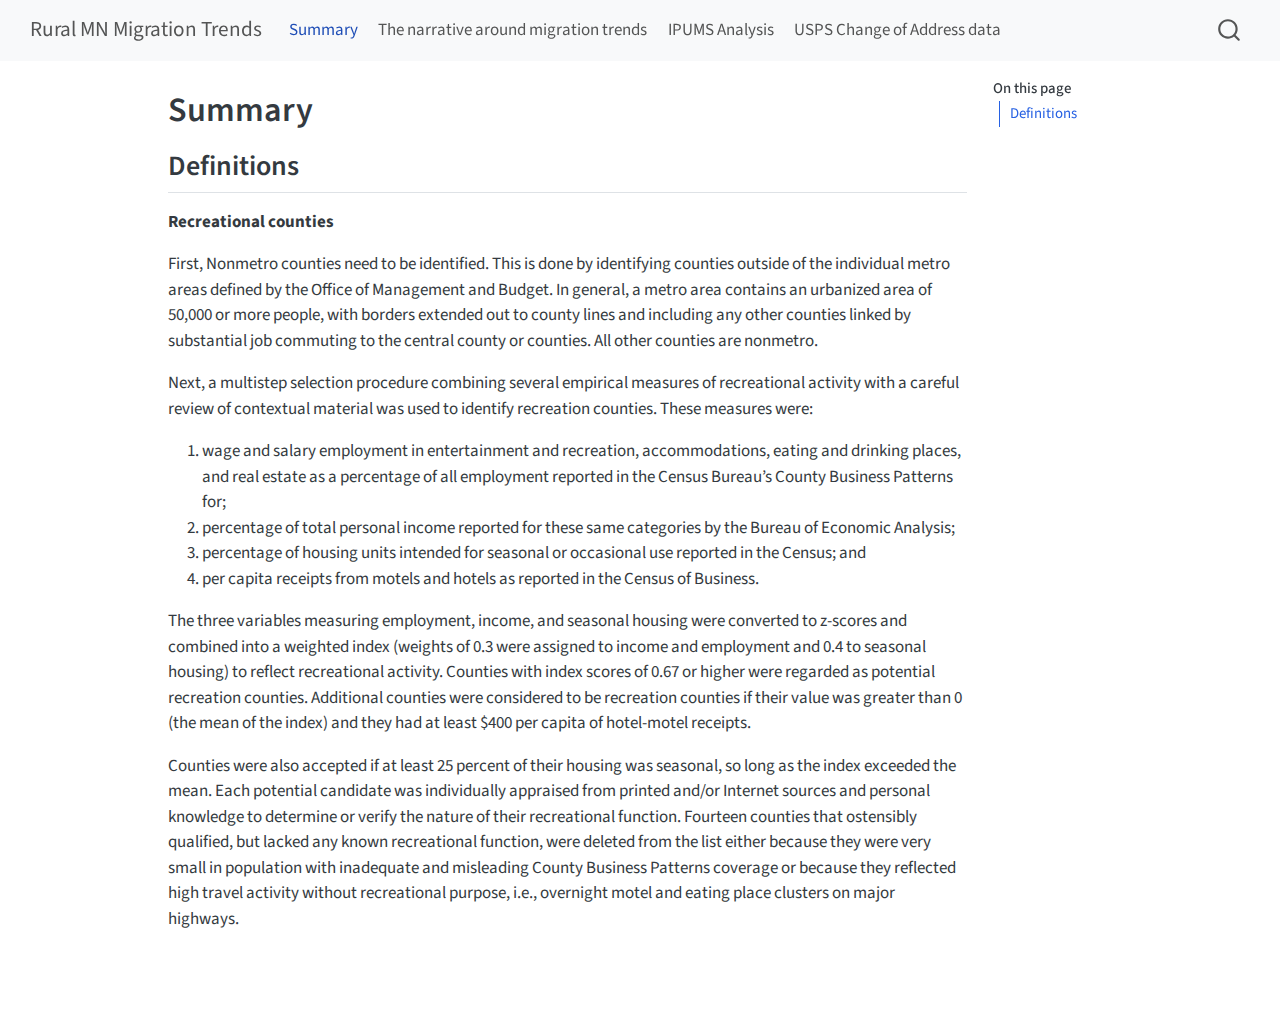
<file: docs/index.html>
<!DOCTYPE html>
<html xmlns="http://www.w3.org/1999/xhtml" lang="en" xml:lang="en"><head>

<meta charset="utf-8">
<meta name="generator" content="quarto-1.5.57">

<meta name="viewport" content="width=device-width, initial-scale=1.0, user-scalable=yes">


<title>Summary – Rural MN Migration Trends</title>
<style>
code{white-space: pre-wrap;}
span.smallcaps{font-variant: small-caps;}
div.columns{display: flex; gap: min(4vw, 1.5em);}
div.column{flex: auto; overflow-x: auto;}
div.hanging-indent{margin-left: 1.5em; text-indent: -1.5em;}
ul.task-list{list-style: none;}
ul.task-list li input[type="checkbox"] {
  width: 0.8em;
  margin: 0 0.8em 0.2em -1em; /* quarto-specific, see https://github.com/quarto-dev/quarto-cli/issues/4556 */ 
  vertical-align: middle;
}
</style>


<script src="site_libs/quarto-nav/quarto-nav.js"></script>
<script src="site_libs/quarto-nav/headroom.min.js"></script>
<script src="site_libs/clipboard/clipboard.min.js"></script>
<script src="site_libs/quarto-search/autocomplete.umd.js"></script>
<script src="site_libs/quarto-search/fuse.min.js"></script>
<script src="site_libs/quarto-search/quarto-search.js"></script>
<meta name="quarto:offset" content="./">
<script src="site_libs/quarto-html/quarto.js"></script>
<script src="site_libs/quarto-html/popper.min.js"></script>
<script src="site_libs/quarto-html/tippy.umd.min.js"></script>
<script src="site_libs/quarto-html/anchor.min.js"></script>
<link href="site_libs/quarto-html/tippy.css" rel="stylesheet">
<link href="site_libs/quarto-html/quarto-syntax-highlighting.css" rel="stylesheet" id="quarto-text-highlighting-styles">
<script src="site_libs/bootstrap/bootstrap.min.js"></script>
<link href="site_libs/bootstrap/bootstrap-icons.css" rel="stylesheet">
<link href="site_libs/bootstrap/bootstrap.min.css" rel="stylesheet" id="quarto-bootstrap" data-mode="light">
<script id="quarto-search-options" type="application/json">{
  "location": "navbar",
  "copy-button": false,
  "collapse-after": 3,
  "panel-placement": "end",
  "type": "overlay",
  "limit": 50,
  "keyboard-shortcut": [
    "f",
    "/",
    "s"
  ],
  "show-item-context": false,
  "language": {
    "search-no-results-text": "No results",
    "search-matching-documents-text": "matching documents",
    "search-copy-link-title": "Copy link to search",
    "search-hide-matches-text": "Hide additional matches",
    "search-more-match-text": "more match in this document",
    "search-more-matches-text": "more matches in this document",
    "search-clear-button-title": "Clear",
    "search-text-placeholder": "",
    "search-detached-cancel-button-title": "Cancel",
    "search-submit-button-title": "Submit",
    "search-label": "Search"
  }
}</script>


<link rel="stylesheet" href="styles.css">
</head>

<body class="nav-fixed">

<div id="quarto-search-results"></div>
  <header id="quarto-header" class="headroom fixed-top">
    <nav class="navbar navbar-expand-lg " data-bs-theme="dark">
      <div class="navbar-container container-fluid">
      <div class="navbar-brand-container mx-auto">
    <a class="navbar-brand" href="./index.html">
    <span class="navbar-title">Rural MN Migration Trends</span>
    </a>
  </div>
            <div id="quarto-search" class="" title="Search"></div>
          <button class="navbar-toggler" type="button" data-bs-toggle="collapse" data-bs-target="#navbarCollapse" aria-controls="navbarCollapse" role="menu" aria-expanded="false" aria-label="Toggle navigation" onclick="if (window.quartoToggleHeadroom) { window.quartoToggleHeadroom(); }">
  <span class="navbar-toggler-icon"></span>
</button>
          <div class="collapse navbar-collapse" id="navbarCollapse">
            <ul class="navbar-nav navbar-nav-scroll me-auto">
  <li class="nav-item">
    <a class="nav-link active" href="./index.html" aria-current="page"> 
<span class="menu-text">Summary</span></a>
  </li>  
  <li class="nav-item">
    <a class="nav-link" href="./lit_review.html"> 
<span class="menu-text">The narrative around migration trends</span></a>
  </li>  
  <li class="nav-item">
    <a class="nav-link" href="./ipums_analysis.html"> 
<span class="menu-text">IPUMS Analysis</span></a>
  </li>  
  <li class="nav-item">
    <a class="nav-link" href="./USPS_change_of_address.html"> 
<span class="menu-text">USPS Change of Address data</span></a>
  </li>  
</ul>
          </div> <!-- /navcollapse -->
            <div class="quarto-navbar-tools">
</div>
      </div> <!-- /container-fluid -->
    </nav>
</header>
<!-- content -->
<div id="quarto-content" class="quarto-container page-columns page-rows-contents page-layout-article page-navbar">
<!-- sidebar -->
<!-- margin-sidebar -->
    <div id="quarto-margin-sidebar" class="sidebar margin-sidebar">
        <nav id="TOC" role="doc-toc" class="toc-active">
    <h2 id="toc-title">On this page</h2>
   
  <ul>
  <li><a href="#definitions" id="toc-definitions" class="nav-link active" data-scroll-target="#definitions">Definitions</a></li>
  </ul>
</nav>
    </div>
<!-- main -->
<main class="content" id="quarto-document-content">

<header id="title-block-header" class="quarto-title-block default">
<div class="quarto-title">
<h1 class="title">Summary</h1>
</div>



<div class="quarto-title-meta">

    
  
    
  </div>
  


</header>


<section id="definitions" class="level2">
<h2 class="anchored" data-anchor-id="definitions">Definitions</h2>
<p><strong>Recreational counties</strong></p>
<p>First, Nonmetro counties need to be identified. This is done by identifying counties outside of the individual metro areas defined by the Office of Management and Budget. In general, a metro area contains an urbanized area of 50,000 or more people, with borders extended out to county lines and including any other counties linked by substantial job commuting to the central county or counties. All other counties are nonmetro.</p>
<p>Next, a multistep selection procedure combining several empirical measures of recreational activity with a careful review of contextual material was used to identify recreation counties. These measures were:</p>
<ol type="1">
<li>wage and salary employment in entertainment and recreation, accommodations, eating and drinking places, and real estate as a percentage of all employment reported in the Census Bureau’s County Business Patterns for;</li>
<li>percentage of total personal income reported for these same categories by the Bureau of Economic Analysis;</li>
<li>percentage of housing units intended for seasonal or occasional use reported in the Census; and</li>
<li>per capita receipts from motels and hotels as reported in the Census of Business.</li>
</ol>
<p>The three variables measuring employment, income, and seasonal housing were converted to z-scores and combined into a weighted index (weights of 0.3 were assigned to income and employment and 0.4 to seasonal housing) to reflect recreational activity. Counties with index scores of 0.67 or higher were regarded as potential recreation counties. Additional counties were considered to be recreation counties if their value was greater than 0 (the mean of the index) and they had at least $400 per capita of hotel-motel receipts.</p>
<p>Counties were also accepted if at least 25 percent of their housing was seasonal, so long as the index exceeded the mean. Each potential candidate was individually appraised from printed and/or Internet sources and personal knowledge to determine or verify the nature of their recreational function. Fourteen counties that ostensibly qualified, but lacked any known recreational function, were deleted from the list either because they were very small in population with inadequate and misleading County Business Patterns coverage or because they reflected high travel activity without recreational purpose, i.e., overnight motel and eating place clusters on major highways.</p>


</section>

</main> <!-- /main -->
<script id="quarto-html-after-body" type="application/javascript">
window.document.addEventListener("DOMContentLoaded", function (event) {
  const toggleBodyColorMode = (bsSheetEl) => {
    const mode = bsSheetEl.getAttribute("data-mode");
    const bodyEl = window.document.querySelector("body");
    if (mode === "dark") {
      bodyEl.classList.add("quarto-dark");
      bodyEl.classList.remove("quarto-light");
    } else {
      bodyEl.classList.add("quarto-light");
      bodyEl.classList.remove("quarto-dark");
    }
  }
  const toggleBodyColorPrimary = () => {
    const bsSheetEl = window.document.querySelector("link#quarto-bootstrap");
    if (bsSheetEl) {
      toggleBodyColorMode(bsSheetEl);
    }
  }
  toggleBodyColorPrimary();  
  const icon = "";
  const anchorJS = new window.AnchorJS();
  anchorJS.options = {
    placement: 'right',
    icon: icon
  };
  anchorJS.add('.anchored');
  const isCodeAnnotation = (el) => {
    for (const clz of el.classList) {
      if (clz.startsWith('code-annotation-')) {                     
        return true;
      }
    }
    return false;
  }
  const onCopySuccess = function(e) {
    // button target
    const button = e.trigger;
    // don't keep focus
    button.blur();
    // flash "checked"
    button.classList.add('code-copy-button-checked');
    var currentTitle = button.getAttribute("title");
    button.setAttribute("title", "Copied!");
    let tooltip;
    if (window.bootstrap) {
      button.setAttribute("data-bs-toggle", "tooltip");
      button.setAttribute("data-bs-placement", "left");
      button.setAttribute("data-bs-title", "Copied!");
      tooltip = new bootstrap.Tooltip(button, 
        { trigger: "manual", 
          customClass: "code-copy-button-tooltip",
          offset: [0, -8]});
      tooltip.show();    
    }
    setTimeout(function() {
      if (tooltip) {
        tooltip.hide();
        button.removeAttribute("data-bs-title");
        button.removeAttribute("data-bs-toggle");
        button.removeAttribute("data-bs-placement");
      }
      button.setAttribute("title", currentTitle);
      button.classList.remove('code-copy-button-checked');
    }, 1000);
    // clear code selection
    e.clearSelection();
  }
  const getTextToCopy = function(trigger) {
      const codeEl = trigger.previousElementSibling.cloneNode(true);
      for (const childEl of codeEl.children) {
        if (isCodeAnnotation(childEl)) {
          childEl.remove();
        }
      }
      return codeEl.innerText;
  }
  const clipboard = new window.ClipboardJS('.code-copy-button:not([data-in-quarto-modal])', {
    text: getTextToCopy
  });
  clipboard.on('success', onCopySuccess);
  if (window.document.getElementById('quarto-embedded-source-code-modal')) {
    // For code content inside modals, clipBoardJS needs to be initialized with a container option
    // TODO: Check when it could be a function (https://github.com/zenorocha/clipboard.js/issues/860)
    const clipboardModal = new window.ClipboardJS('.code-copy-button[data-in-quarto-modal]', {
      text: getTextToCopy,
      container: window.document.getElementById('quarto-embedded-source-code-modal')
    });
    clipboardModal.on('success', onCopySuccess);
  }
    var localhostRegex = new RegExp(/^(?:http|https):\/\/localhost\:?[0-9]*\//);
    var mailtoRegex = new RegExp(/^mailto:/);
      var filterRegex = new RegExp('/' + window.location.host + '/');
    var isInternal = (href) => {
        return filterRegex.test(href) || localhostRegex.test(href) || mailtoRegex.test(href);
    }
    // Inspect non-navigation links and adorn them if external
 	var links = window.document.querySelectorAll('a[href]:not(.nav-link):not(.navbar-brand):not(.toc-action):not(.sidebar-link):not(.sidebar-item-toggle):not(.pagination-link):not(.no-external):not([aria-hidden]):not(.dropdown-item):not(.quarto-navigation-tool):not(.about-link)');
    for (var i=0; i<links.length; i++) {
      const link = links[i];
      if (!isInternal(link.href)) {
        // undo the damage that might have been done by quarto-nav.js in the case of
        // links that we want to consider external
        if (link.dataset.originalHref !== undefined) {
          link.href = link.dataset.originalHref;
        }
      }
    }
  function tippyHover(el, contentFn, onTriggerFn, onUntriggerFn) {
    const config = {
      allowHTML: true,
      maxWidth: 500,
      delay: 100,
      arrow: false,
      appendTo: function(el) {
          return el.parentElement;
      },
      interactive: true,
      interactiveBorder: 10,
      theme: 'quarto',
      placement: 'bottom-start',
    };
    if (contentFn) {
      config.content = contentFn;
    }
    if (onTriggerFn) {
      config.onTrigger = onTriggerFn;
    }
    if (onUntriggerFn) {
      config.onUntrigger = onUntriggerFn;
    }
    window.tippy(el, config); 
  }
  const noterefs = window.document.querySelectorAll('a[role="doc-noteref"]');
  for (var i=0; i<noterefs.length; i++) {
    const ref = noterefs[i];
    tippyHover(ref, function() {
      // use id or data attribute instead here
      let href = ref.getAttribute('data-footnote-href') || ref.getAttribute('href');
      try { href = new URL(href).hash; } catch {}
      const id = href.replace(/^#\/?/, "");
      const note = window.document.getElementById(id);
      if (note) {
        return note.innerHTML;
      } else {
        return "";
      }
    });
  }
  const xrefs = window.document.querySelectorAll('a.quarto-xref');
  const processXRef = (id, note) => {
    // Strip column container classes
    const stripColumnClz = (el) => {
      el.classList.remove("page-full", "page-columns");
      if (el.children) {
        for (const child of el.children) {
          stripColumnClz(child);
        }
      }
    }
    stripColumnClz(note)
    if (id === null || id.startsWith('sec-')) {
      // Special case sections, only their first couple elements
      const container = document.createElement("div");
      if (note.children && note.children.length > 2) {
        container.appendChild(note.children[0].cloneNode(true));
        for (let i = 1; i < note.children.length; i++) {
          const child = note.children[i];
          if (child.tagName === "P" && child.innerText === "") {
            continue;
          } else {
            container.appendChild(child.cloneNode(true));
            break;
          }
        }
        if (window.Quarto?.typesetMath) {
          window.Quarto.typesetMath(container);
        }
        return container.innerHTML
      } else {
        if (window.Quarto?.typesetMath) {
          window.Quarto.typesetMath(note);
        }
        return note.innerHTML;
      }
    } else {
      // Remove any anchor links if they are present
      const anchorLink = note.querySelector('a.anchorjs-link');
      if (anchorLink) {
        anchorLink.remove();
      }
      if (window.Quarto?.typesetMath) {
        window.Quarto.typesetMath(note);
      }
      // TODO in 1.5, we should make sure this works without a callout special case
      if (note.classList.contains("callout")) {
        return note.outerHTML;
      } else {
        return note.innerHTML;
      }
    }
  }
  for (var i=0; i<xrefs.length; i++) {
    const xref = xrefs[i];
    tippyHover(xref, undefined, function(instance) {
      instance.disable();
      let url = xref.getAttribute('href');
      let hash = undefined; 
      if (url.startsWith('#')) {
        hash = url;
      } else {
        try { hash = new URL(url).hash; } catch {}
      }
      if (hash) {
        const id = hash.replace(/^#\/?/, "");
        const note = window.document.getElementById(id);
        if (note !== null) {
          try {
            const html = processXRef(id, note.cloneNode(true));
            instance.setContent(html);
          } finally {
            instance.enable();
            instance.show();
          }
        } else {
          // See if we can fetch this
          fetch(url.split('#')[0])
          .then(res => res.text())
          .then(html => {
            const parser = new DOMParser();
            const htmlDoc = parser.parseFromString(html, "text/html");
            const note = htmlDoc.getElementById(id);
            if (note !== null) {
              const html = processXRef(id, note);
              instance.setContent(html);
            } 
          }).finally(() => {
            instance.enable();
            instance.show();
          });
        }
      } else {
        // See if we can fetch a full url (with no hash to target)
        // This is a special case and we should probably do some content thinning / targeting
        fetch(url)
        .then(res => res.text())
        .then(html => {
          const parser = new DOMParser();
          const htmlDoc = parser.parseFromString(html, "text/html");
          const note = htmlDoc.querySelector('main.content');
          if (note !== null) {
            // This should only happen for chapter cross references
            // (since there is no id in the URL)
            // remove the first header
            if (note.children.length > 0 && note.children[0].tagName === "HEADER") {
              note.children[0].remove();
            }
            const html = processXRef(null, note);
            instance.setContent(html);
          } 
        }).finally(() => {
          instance.enable();
          instance.show();
        });
      }
    }, function(instance) {
    });
  }
      let selectedAnnoteEl;
      const selectorForAnnotation = ( cell, annotation) => {
        let cellAttr = 'data-code-cell="' + cell + '"';
        let lineAttr = 'data-code-annotation="' +  annotation + '"';
        const selector = 'span[' + cellAttr + '][' + lineAttr + ']';
        return selector;
      }
      const selectCodeLines = (annoteEl) => {
        const doc = window.document;
        const targetCell = annoteEl.getAttribute("data-target-cell");
        const targetAnnotation = annoteEl.getAttribute("data-target-annotation");
        const annoteSpan = window.document.querySelector(selectorForAnnotation(targetCell, targetAnnotation));
        const lines = annoteSpan.getAttribute("data-code-lines").split(",");
        const lineIds = lines.map((line) => {
          return targetCell + "-" + line;
        })
        let top = null;
        let height = null;
        let parent = null;
        if (lineIds.length > 0) {
            //compute the position of the single el (top and bottom and make a div)
            const el = window.document.getElementById(lineIds[0]);
            top = el.offsetTop;
            height = el.offsetHeight;
            parent = el.parentElement.parentElement;
          if (lineIds.length > 1) {
            const lastEl = window.document.getElementById(lineIds[lineIds.length - 1]);
            const bottom = lastEl.offsetTop + lastEl.offsetHeight;
            height = bottom - top;
          }
          if (top !== null && height !== null && parent !== null) {
            // cook up a div (if necessary) and position it 
            let div = window.document.getElementById("code-annotation-line-highlight");
            if (div === null) {
              div = window.document.createElement("div");
              div.setAttribute("id", "code-annotation-line-highlight");
              div.style.position = 'absolute';
              parent.appendChild(div);
            }
            div.style.top = top - 2 + "px";
            div.style.height = height + 4 + "px";
            div.style.left = 0;
            let gutterDiv = window.document.getElementById("code-annotation-line-highlight-gutter");
            if (gutterDiv === null) {
              gutterDiv = window.document.createElement("div");
              gutterDiv.setAttribute("id", "code-annotation-line-highlight-gutter");
              gutterDiv.style.position = 'absolute';
              const codeCell = window.document.getElementById(targetCell);
              const gutter = codeCell.querySelector('.code-annotation-gutter');
              gutter.appendChild(gutterDiv);
            }
            gutterDiv.style.top = top - 2 + "px";
            gutterDiv.style.height = height + 4 + "px";
          }
          selectedAnnoteEl = annoteEl;
        }
      };
      const unselectCodeLines = () => {
        const elementsIds = ["code-annotation-line-highlight", "code-annotation-line-highlight-gutter"];
        elementsIds.forEach((elId) => {
          const div = window.document.getElementById(elId);
          if (div) {
            div.remove();
          }
        });
        selectedAnnoteEl = undefined;
      };
        // Handle positioning of the toggle
    window.addEventListener(
      "resize",
      throttle(() => {
        elRect = undefined;
        if (selectedAnnoteEl) {
          selectCodeLines(selectedAnnoteEl);
        }
      }, 10)
    );
    function throttle(fn, ms) {
    let throttle = false;
    let timer;
      return (...args) => {
        if(!throttle) { // first call gets through
            fn.apply(this, args);
            throttle = true;
        } else { // all the others get throttled
            if(timer) clearTimeout(timer); // cancel #2
            timer = setTimeout(() => {
              fn.apply(this, args);
              timer = throttle = false;
            }, ms);
        }
      };
    }
      // Attach click handler to the DT
      const annoteDls = window.document.querySelectorAll('dt[data-target-cell]');
      for (const annoteDlNode of annoteDls) {
        annoteDlNode.addEventListener('click', (event) => {
          const clickedEl = event.target;
          if (clickedEl !== selectedAnnoteEl) {
            unselectCodeLines();
            const activeEl = window.document.querySelector('dt[data-target-cell].code-annotation-active');
            if (activeEl) {
              activeEl.classList.remove('code-annotation-active');
            }
            selectCodeLines(clickedEl);
            clickedEl.classList.add('code-annotation-active');
          } else {
            // Unselect the line
            unselectCodeLines();
            clickedEl.classList.remove('code-annotation-active');
          }
        });
      }
  const findCites = (el) => {
    const parentEl = el.parentElement;
    if (parentEl) {
      const cites = parentEl.dataset.cites;
      if (cites) {
        return {
          el,
          cites: cites.split(' ')
        };
      } else {
        return findCites(el.parentElement)
      }
    } else {
      return undefined;
    }
  };
  var bibliorefs = window.document.querySelectorAll('a[role="doc-biblioref"]');
  for (var i=0; i<bibliorefs.length; i++) {
    const ref = bibliorefs[i];
    const citeInfo = findCites(ref);
    if (citeInfo) {
      tippyHover(citeInfo.el, function() {
        var popup = window.document.createElement('div');
        citeInfo.cites.forEach(function(cite) {
          var citeDiv = window.document.createElement('div');
          citeDiv.classList.add('hanging-indent');
          citeDiv.classList.add('csl-entry');
          var biblioDiv = window.document.getElementById('ref-' + cite);
          if (biblioDiv) {
            citeDiv.innerHTML = biblioDiv.innerHTML;
          }
          popup.appendChild(citeDiv);
        });
        return popup.innerHTML;
      });
    }
  }
});
</script>
</div> <!-- /content -->




</body></html>
</file>
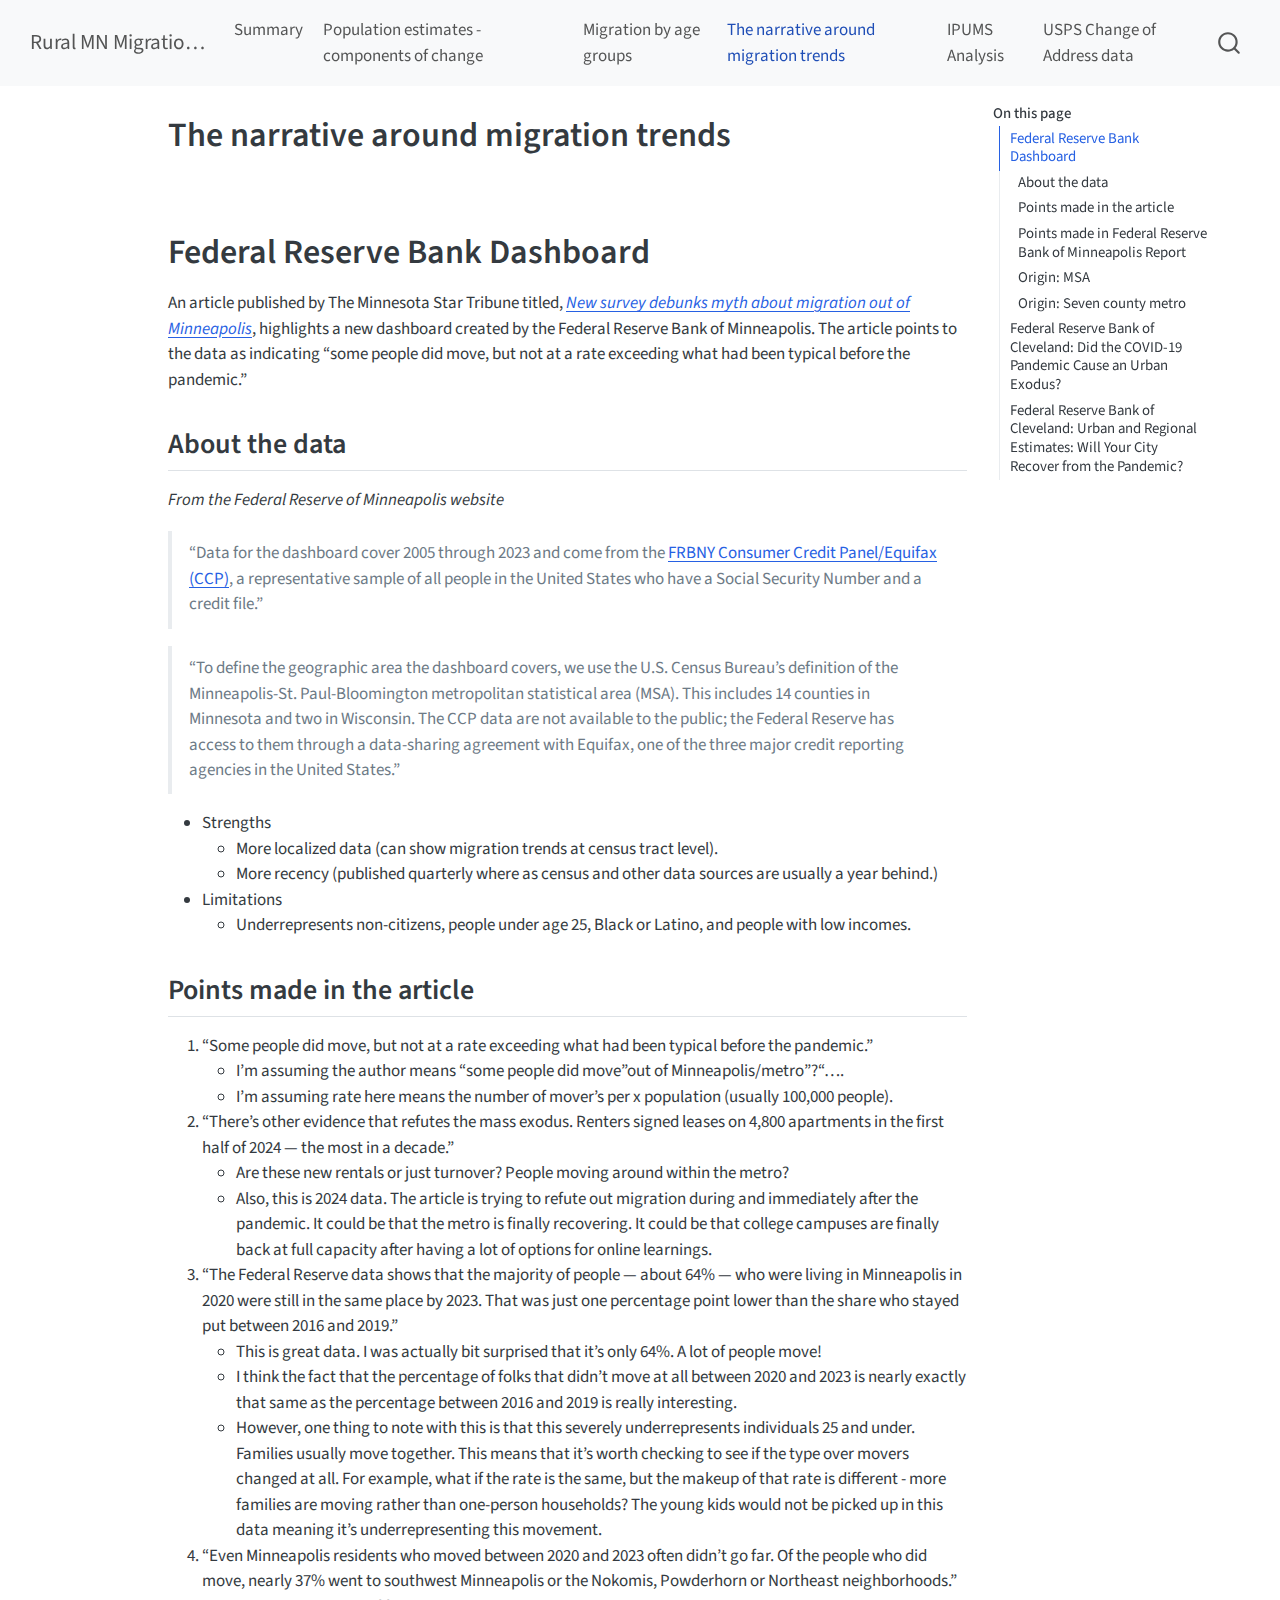
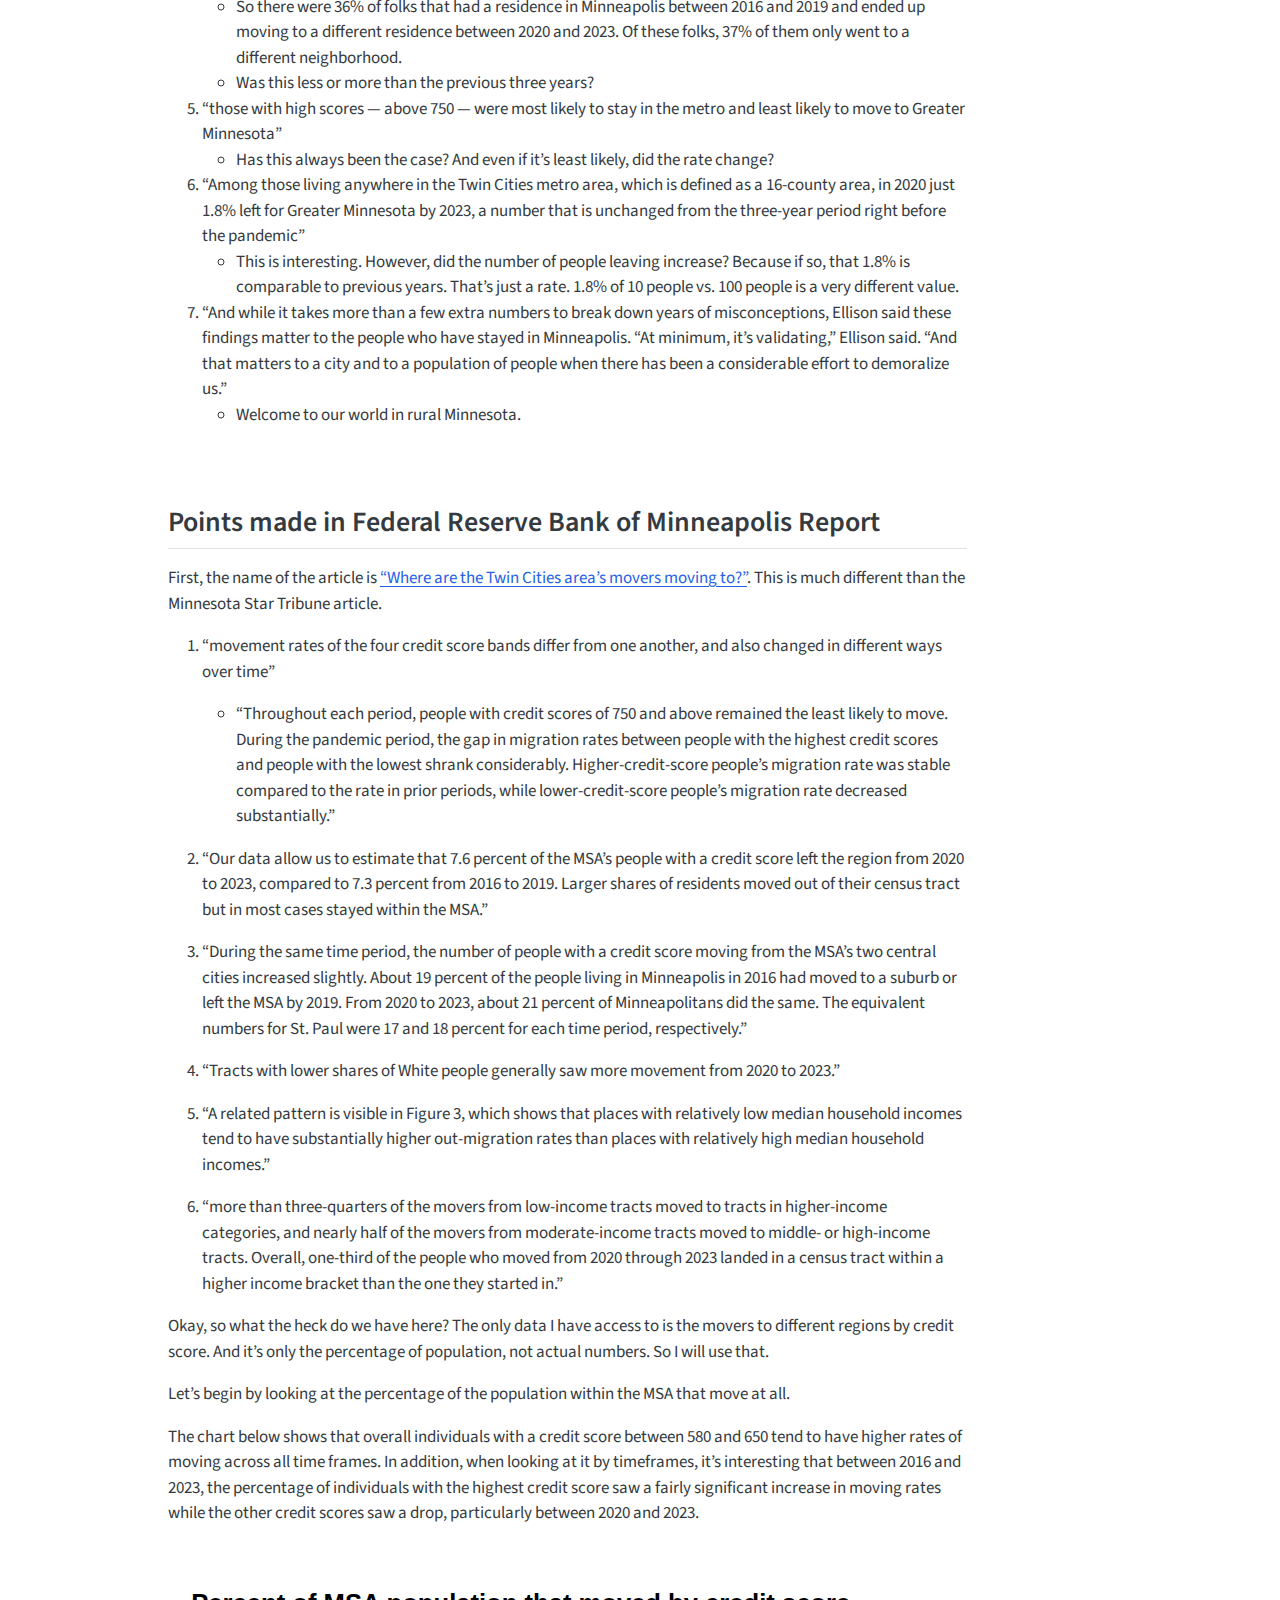
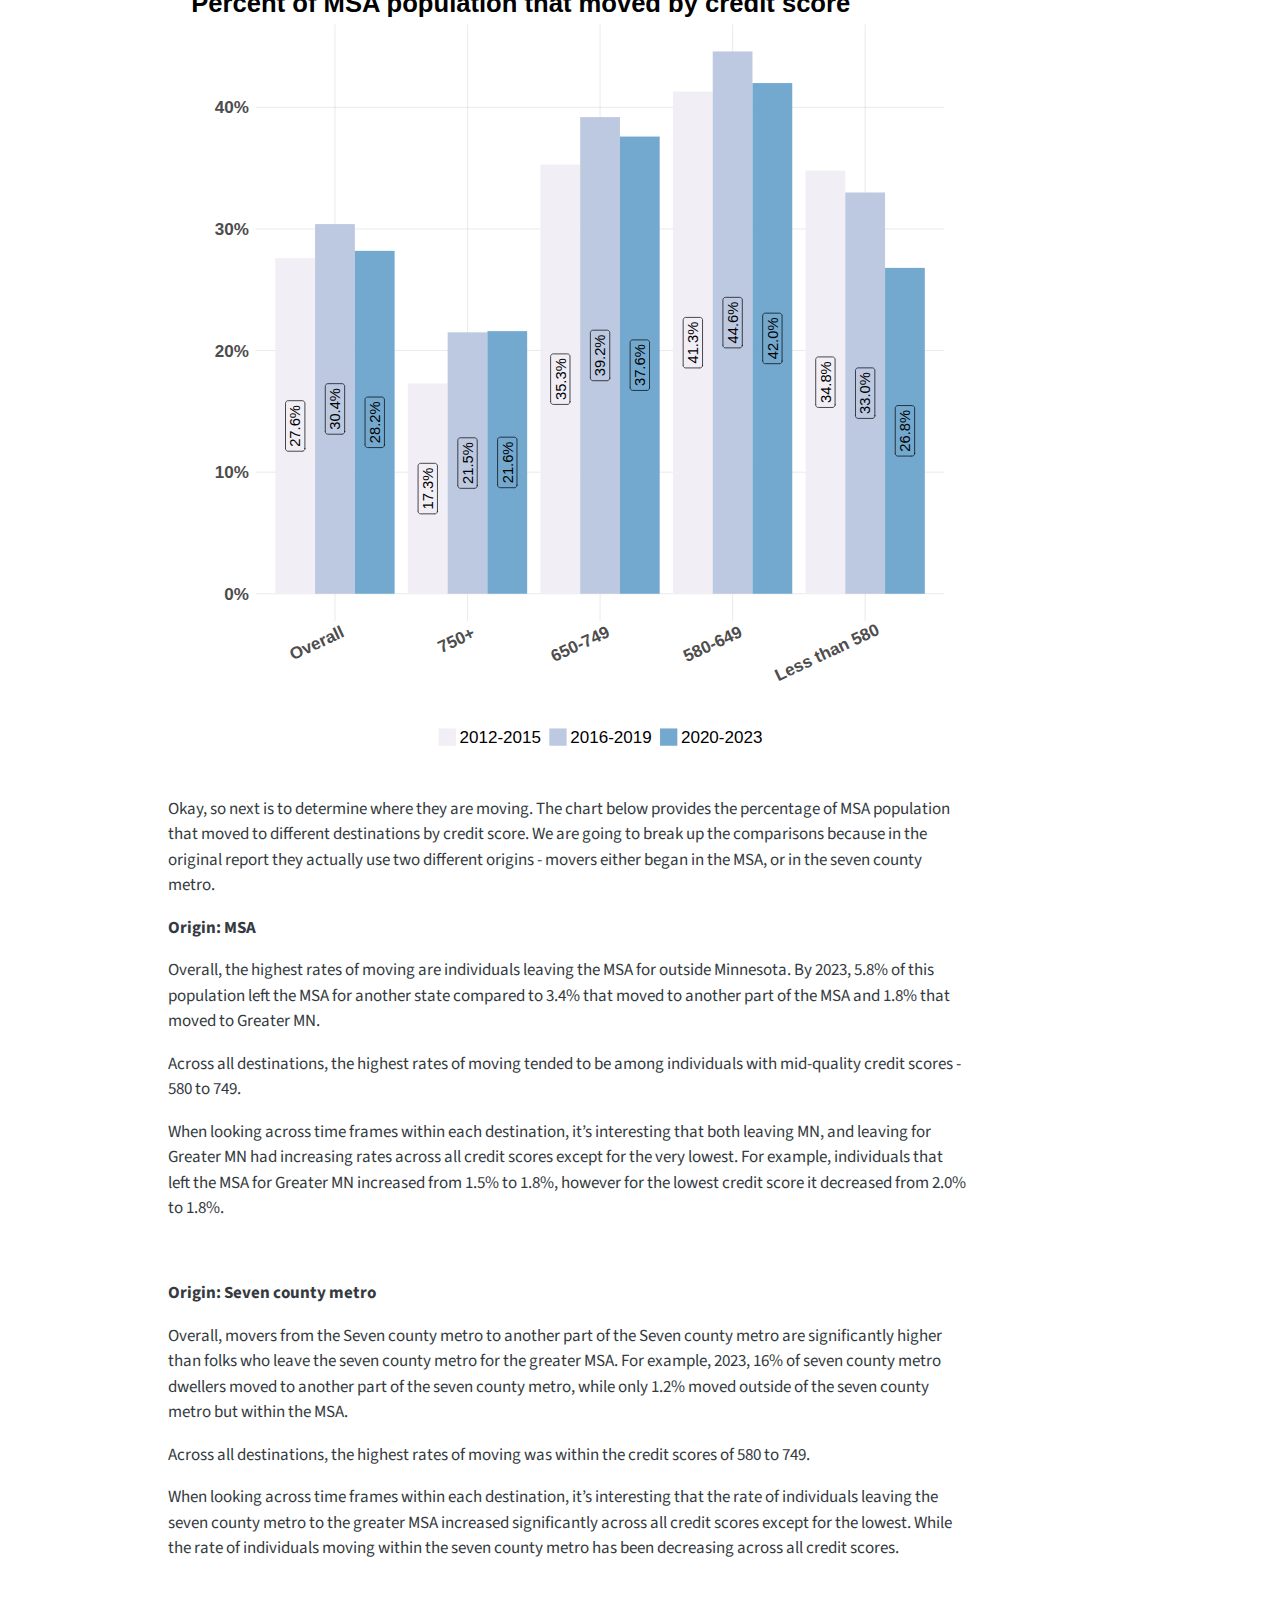
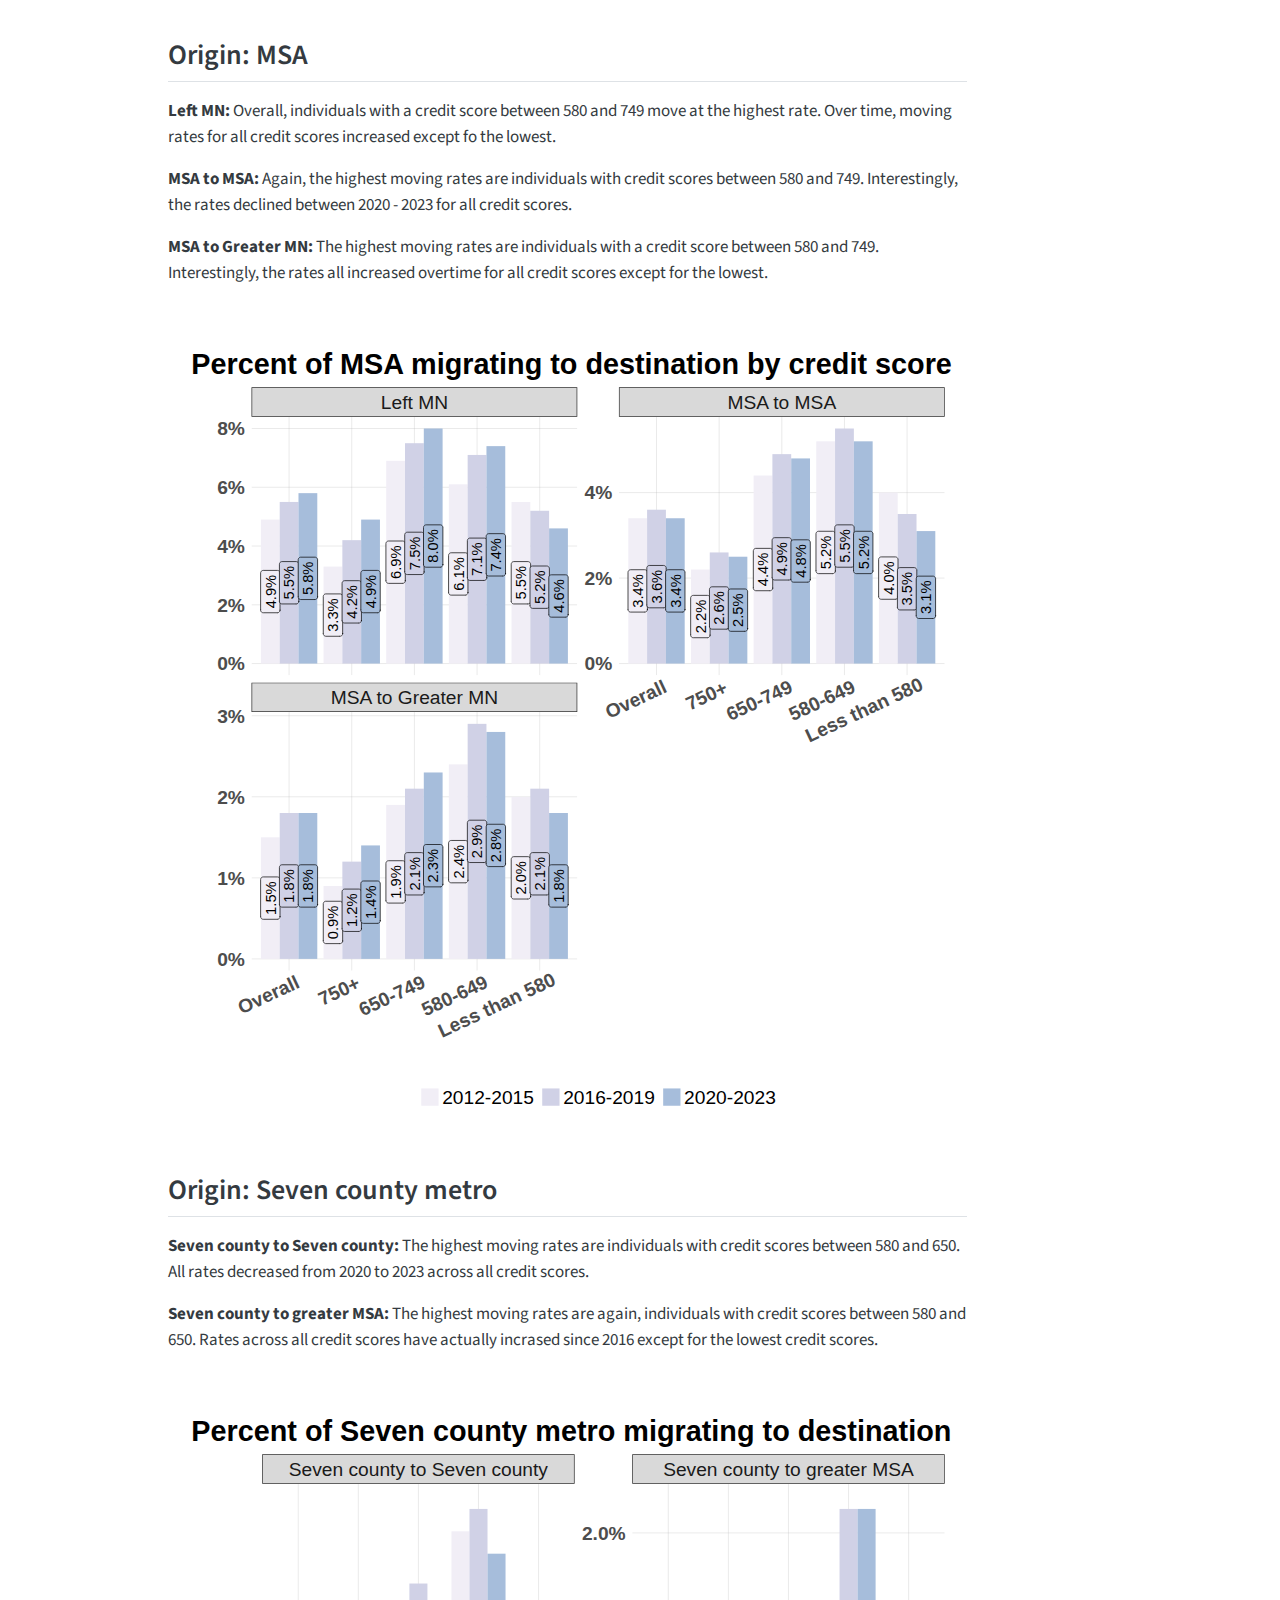
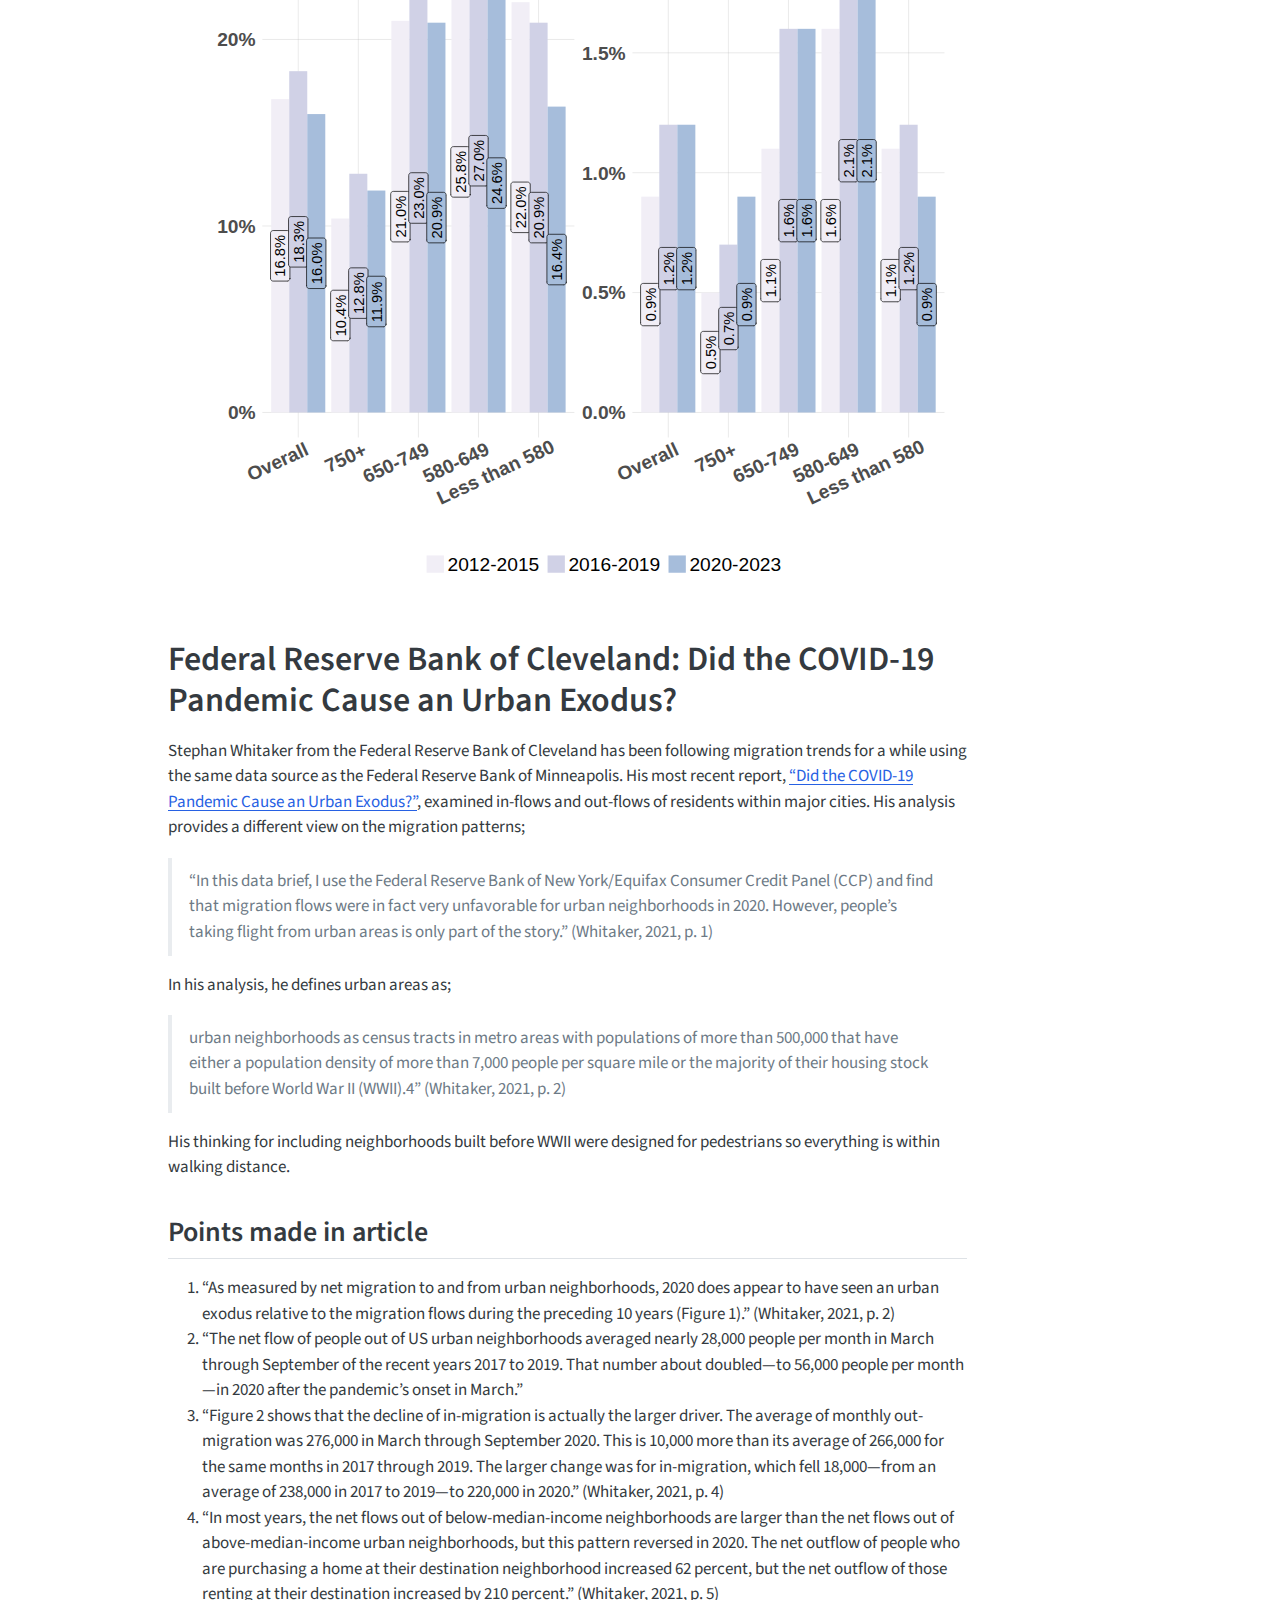
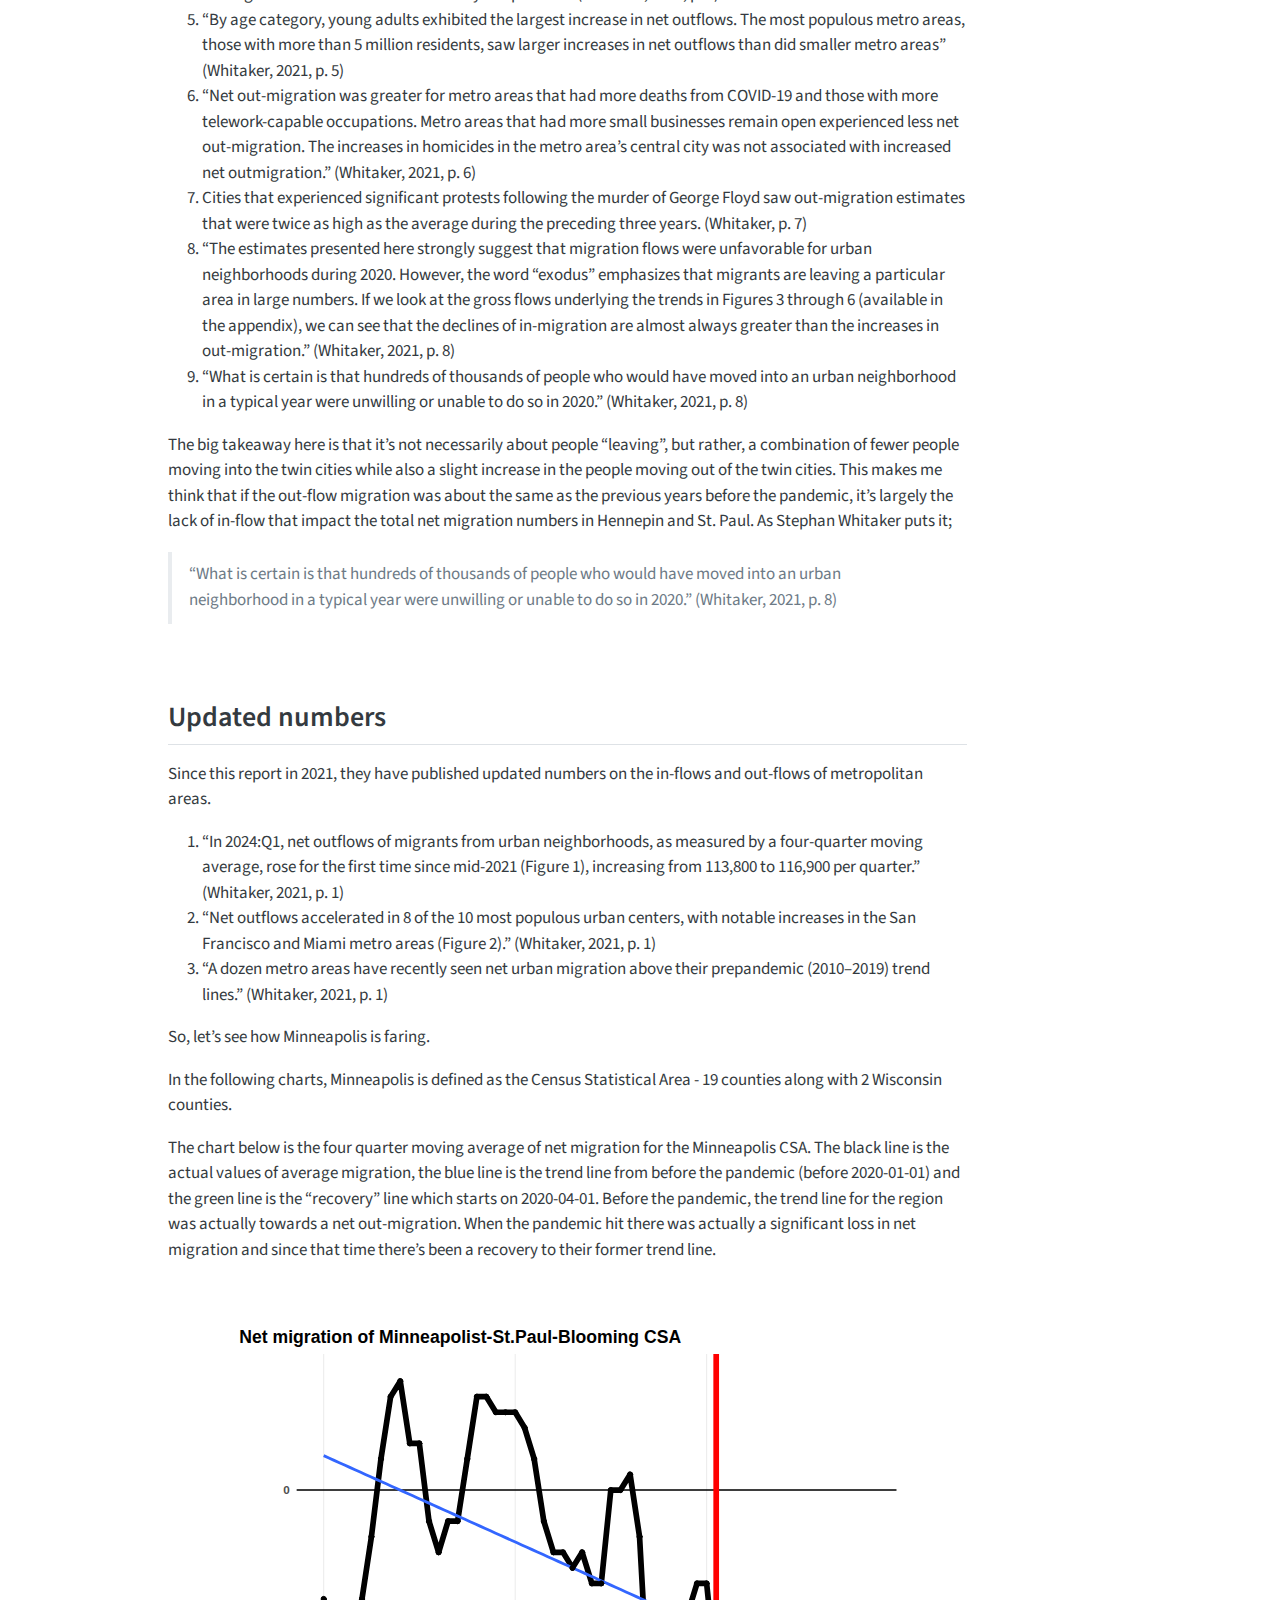
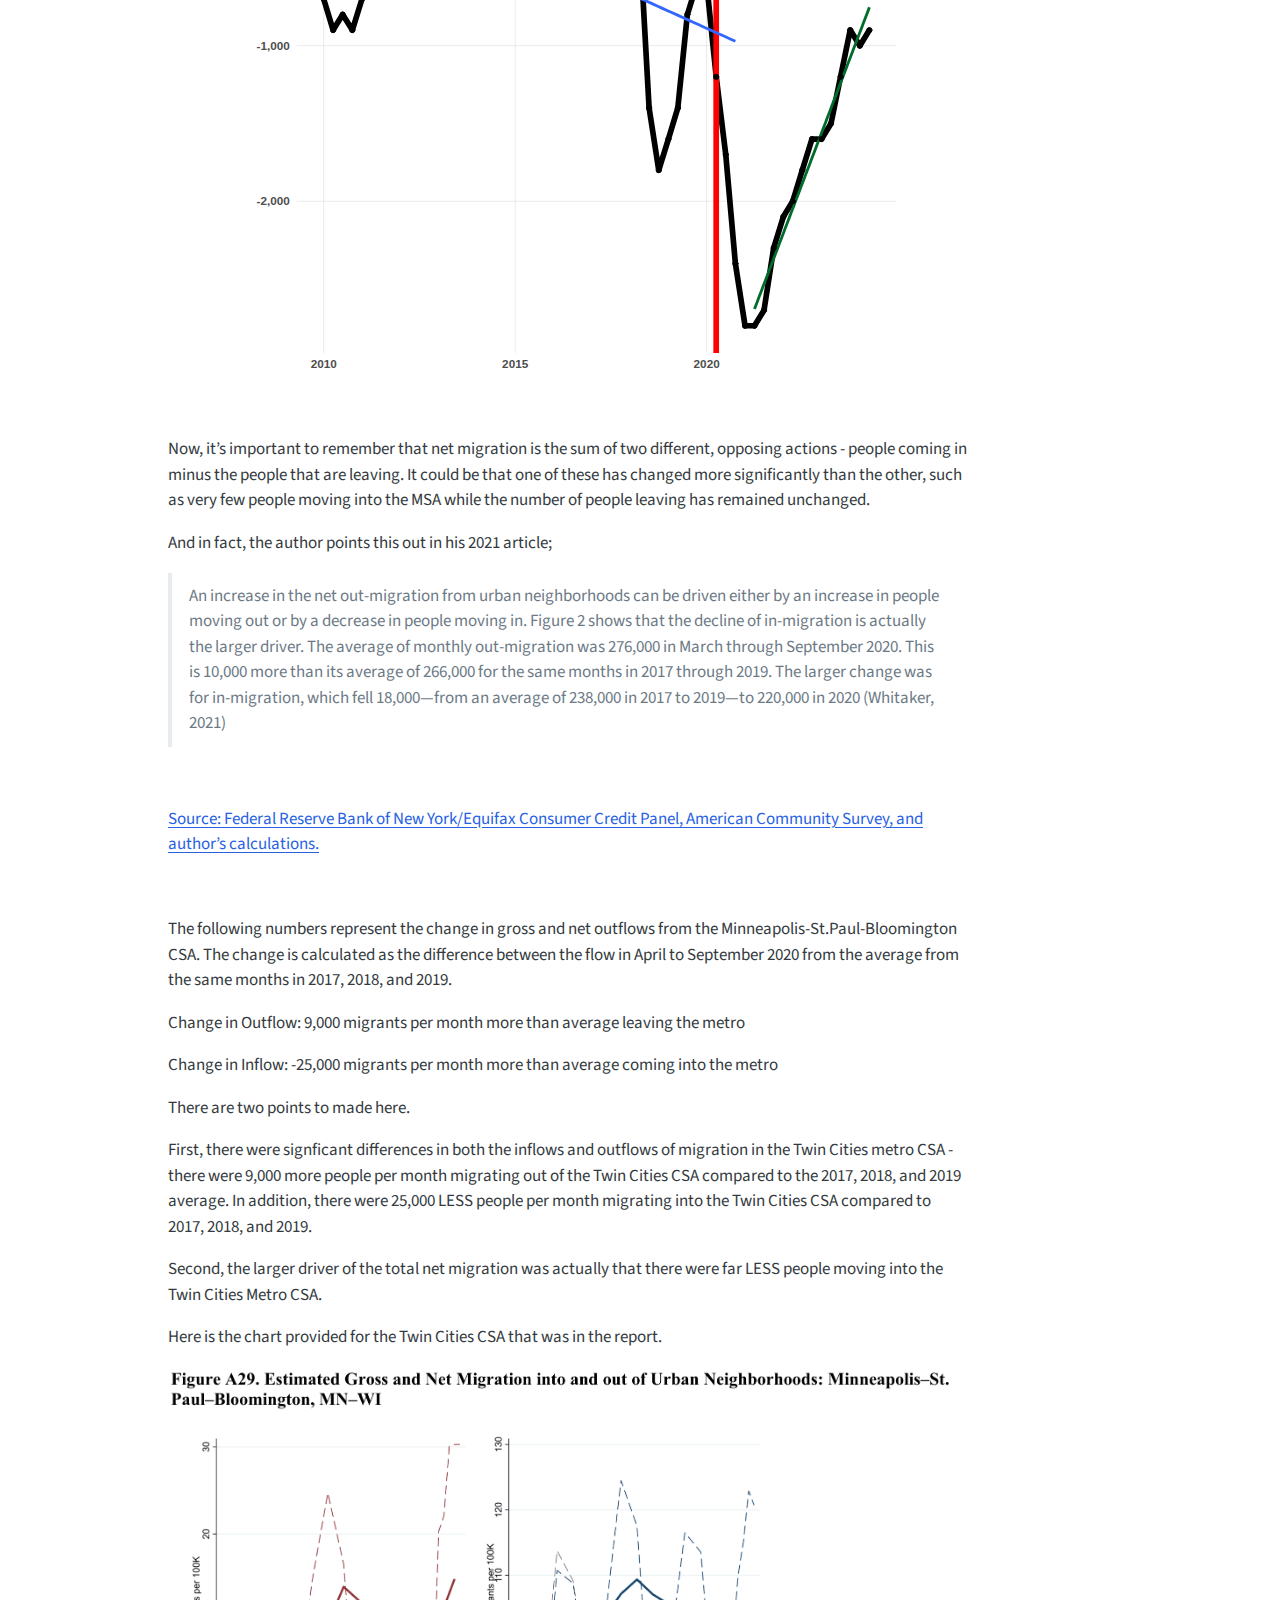
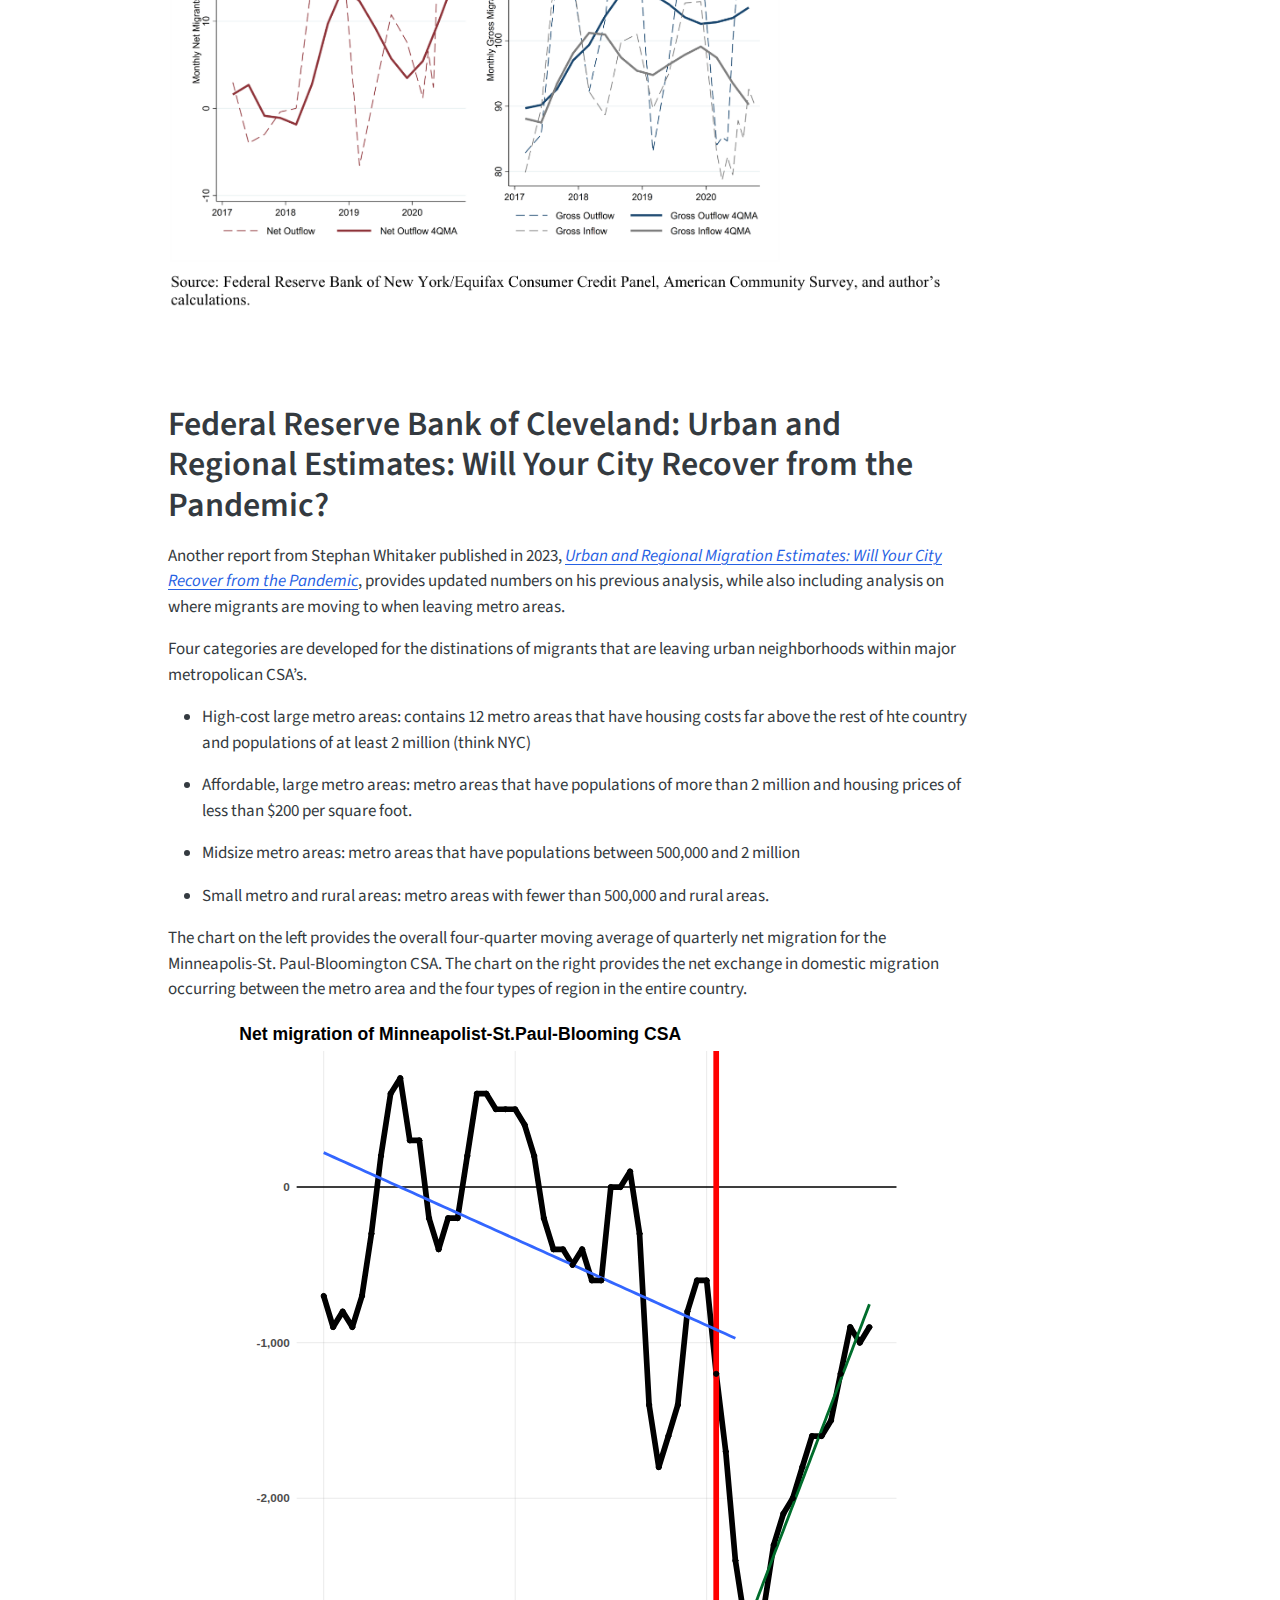
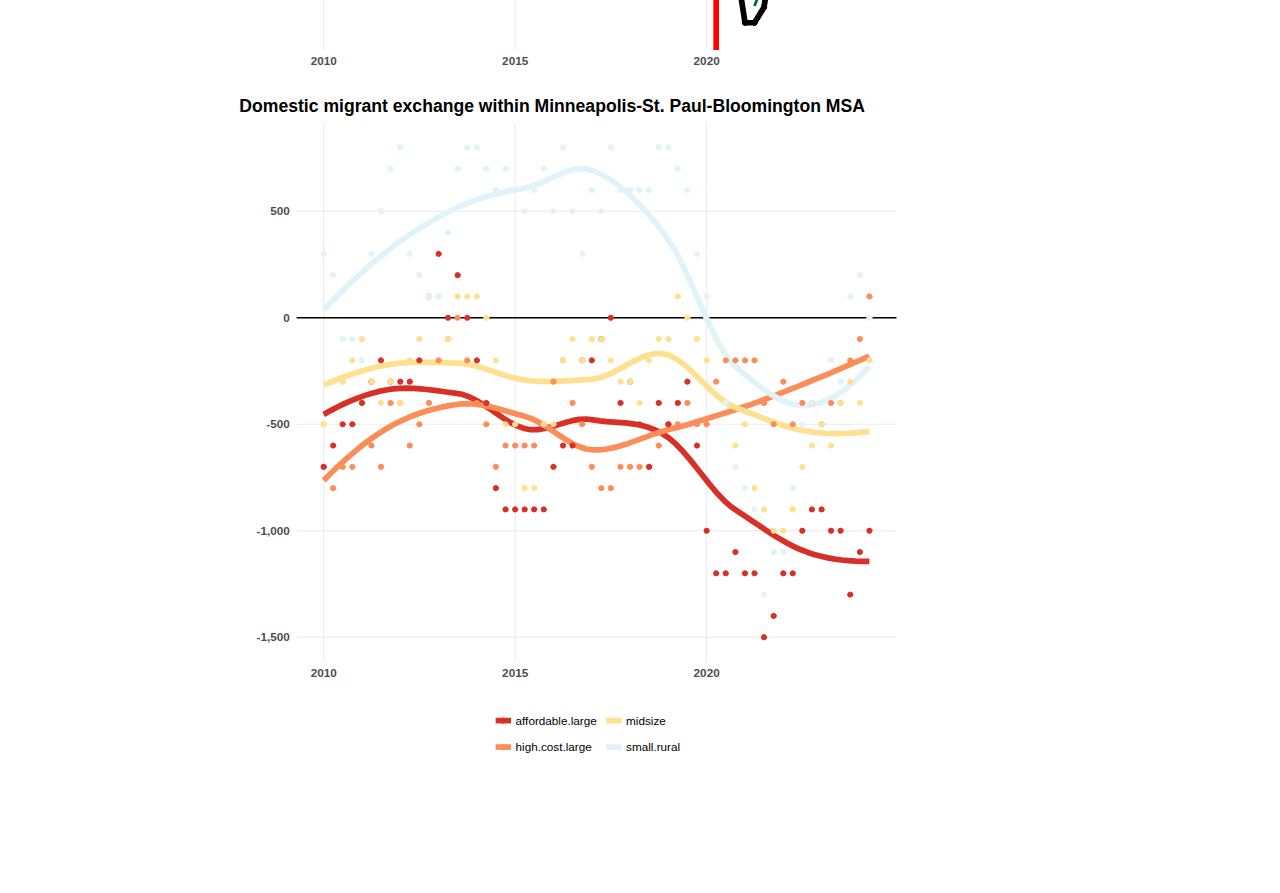
<file: docs/lit_review.html>
<!DOCTYPE html>
<html xmlns="http://www.w3.org/1999/xhtml" lang="en" xml:lang="en"><head>

<meta charset="utf-8">
<meta name="generator" content="quarto-1.5.56">

<meta name="viewport" content="width=device-width, initial-scale=1.0, user-scalable=yes">


<title>The narrative around migration trends – Rural MN Migration Trends</title>
<style>
code{white-space: pre-wrap;}
span.smallcaps{font-variant: small-caps;}
div.columns{display: flex; gap: min(4vw, 1.5em);}
div.column{flex: auto; overflow-x: auto;}
div.hanging-indent{margin-left: 1.5em; text-indent: -1.5em;}
ul.task-list{list-style: none;}
ul.task-list li input[type="checkbox"] {
  width: 0.8em;
  margin: 0 0.8em 0.2em -1em; /* quarto-specific, see https://github.com/quarto-dev/quarto-cli/issues/4556 */ 
  vertical-align: middle;
}
</style>


<script src="site_libs/quarto-nav/quarto-nav.js"></script>
<script src="site_libs/quarto-nav/headroom.min.js"></script>
<script src="site_libs/clipboard/clipboard.min.js"></script>
<script src="site_libs/quarto-search/autocomplete.umd.js"></script>
<script src="site_libs/quarto-search/fuse.min.js"></script>
<script src="site_libs/quarto-search/quarto-search.js"></script>
<meta name="quarto:offset" content="./">
<script src="site_libs/quarto-html/quarto.js"></script>
<script src="site_libs/quarto-html/popper.min.js"></script>
<script src="site_libs/quarto-html/tippy.umd.min.js"></script>
<script src="site_libs/quarto-html/anchor.min.js"></script>
<link href="site_libs/quarto-html/tippy.css" rel="stylesheet">
<link href="site_libs/quarto-html/quarto-syntax-highlighting.css" rel="stylesheet" id="quarto-text-highlighting-styles">
<script src="site_libs/bootstrap/bootstrap.min.js"></script>
<link href="site_libs/bootstrap/bootstrap-icons.css" rel="stylesheet">
<link href="site_libs/bootstrap/bootstrap.min.css" rel="stylesheet" id="quarto-bootstrap" data-mode="light">
<script id="quarto-search-options" type="application/json">{
  "location": "navbar",
  "copy-button": false,
  "collapse-after": 3,
  "panel-placement": "end",
  "type": "overlay",
  "limit": 50,
  "keyboard-shortcut": [
    "f",
    "/",
    "s"
  ],
  "show-item-context": false,
  "language": {
    "search-no-results-text": "No results",
    "search-matching-documents-text": "matching documents",
    "search-copy-link-title": "Copy link to search",
    "search-hide-matches-text": "Hide additional matches",
    "search-more-match-text": "more match in this document",
    "search-more-matches-text": "more matches in this document",
    "search-clear-button-title": "Clear",
    "search-text-placeholder": "",
    "search-detached-cancel-button-title": "Cancel",
    "search-submit-button-title": "Submit",
    "search-label": "Search"
  }
}</script>
<link href="site_libs/htmltools-fill-0.5.8.1/fill.css" rel="stylesheet">
<script src="site_libs/htmlwidgets-1.6.4/htmlwidgets.js"></script>
<script src="site_libs/d3-bundle-5.16.0/d3-bundle.min.js"></script>
<script src="site_libs/d3-lasso-0.0.5/d3-lasso.min.js"></script>
<script src="site_libs/save-svg-as-png-1.4.17/save-svg-as-png.min.js"></script>
<script src="site_libs/flatbush-4.4.0/flatbush.min.js"></script>
<link href="site_libs/ggiraphjs-0.8.10/ggiraphjs.min.css" rel="stylesheet">
<script src="site_libs/ggiraphjs-0.8.10/ggiraphjs.min.js"></script>
<script src="site_libs/girafe-binding-0.8.12/girafe.js"></script>


<link rel="stylesheet" href="styles.css">
</head>

<body class="nav-fixed">

<div id="quarto-search-results"></div>
  <header id="quarto-header" class="headroom fixed-top">
    <nav class="navbar navbar-expand-lg " data-bs-theme="dark">
      <div class="navbar-container container-fluid">
      <div class="navbar-brand-container mx-auto">
    <a class="navbar-brand" href="./index.html">
    <span class="navbar-title">Rural MN Migration Trends</span>
    </a>
  </div>
            <div id="quarto-search" class="" title="Search"></div>
          <button class="navbar-toggler" type="button" data-bs-toggle="collapse" data-bs-target="#navbarCollapse" aria-controls="navbarCollapse" role="menu" aria-expanded="false" aria-label="Toggle navigation" onclick="if (window.quartoToggleHeadroom) { window.quartoToggleHeadroom(); }">
  <span class="navbar-toggler-icon"></span>
</button>
          <div class="collapse navbar-collapse" id="navbarCollapse">
            <ul class="navbar-nav navbar-nav-scroll me-auto">
  <li class="nav-item">
    <a class="nav-link" href="./index.html"> 
<span class="menu-text">Summary</span></a>
  </li>  
  <li class="nav-item">
    <a class="nav-link" href="./pop_estimates_components_of_change.html"> 
<span class="menu-text">Population estimates - components of change</span></a>
  </li>  
  <li class="nav-item">
    <a class="nav-link" href="./migration_by_age_groups.html"> 
<span class="menu-text">Migration by age groups</span></a>
  </li>  
  <li class="nav-item">
    <a class="nav-link active" href="./lit_review.html" aria-current="page"> 
<span class="menu-text">The narrative around migration trends</span></a>
  </li>  
  <li class="nav-item">
    <a class="nav-link" href="./ipums_analysis.html"> 
<span class="menu-text">IPUMS Analysis</span></a>
  </li>  
  <li class="nav-item">
    <a class="nav-link" href="./USPS_change_of_address.html"> 
<span class="menu-text">USPS Change of Address data</span></a>
  </li>  
</ul>
          </div> <!-- /navcollapse -->
            <div class="quarto-navbar-tools">
</div>
      </div> <!-- /container-fluid -->
    </nav>
</header>
<!-- content -->
<div id="quarto-content" class="quarto-container page-columns page-rows-contents page-layout-article page-navbar">
<!-- sidebar -->
<!-- margin-sidebar -->
    <div id="quarto-margin-sidebar" class="sidebar margin-sidebar">
        <nav id="TOC" role="doc-toc" class="toc-active">
    <h2 id="toc-title">On this page</h2>
   
  <ul>
  <li><a href="#federal-reserve-bank-dashboard" id="toc-federal-reserve-bank-dashboard" class="nav-link active" data-scroll-target="#federal-reserve-bank-dashboard">Federal Reserve Bank Dashboard</a>
  <ul class="collapse">
  <li><a href="#about-the-data" id="toc-about-the-data" class="nav-link" data-scroll-target="#about-the-data">About the data</a></li>
  <li><a href="#points-made-in-the-article" id="toc-points-made-in-the-article" class="nav-link" data-scroll-target="#points-made-in-the-article">Points made in the article</a></li>
  <li><a href="#points-made-in-federal-reserve-bank-of-minneapolis-report" id="toc-points-made-in-federal-reserve-bank-of-minneapolis-report" class="nav-link" data-scroll-target="#points-made-in-federal-reserve-bank-of-minneapolis-report">Points made in Federal Reserve Bank of Minneapolis Report</a></li>
  <li><a href="#origin-msa" id="toc-origin-msa" class="nav-link" data-scroll-target="#origin-msa">Origin: MSA</a></li>
  <li><a href="#origin-seven-county-metro" id="toc-origin-seven-county-metro" class="nav-link" data-scroll-target="#origin-seven-county-metro">Origin: Seven county metro</a></li>
  </ul></li>
  <li><a href="#federal-reserve-bank-of-cleveland-did-the-covid-19-pandemic-cause-an-urban-exodus" id="toc-federal-reserve-bank-of-cleveland-did-the-covid-19-pandemic-cause-an-urban-exodus" class="nav-link" data-scroll-target="#federal-reserve-bank-of-cleveland-did-the-covid-19-pandemic-cause-an-urban-exodus">Federal Reserve Bank of Cleveland: Did the COVID-19 Pandemic Cause an Urban Exodus?</a>
  <ul class="collapse">
  <li><a href="#points-made-in-article" id="toc-points-made-in-article" class="nav-link" data-scroll-target="#points-made-in-article">Points made in article</a></li>
  <li><a href="#updated-numbers" id="toc-updated-numbers" class="nav-link" data-scroll-target="#updated-numbers">Updated numbers</a></li>
  </ul></li>
  <li><a href="#federal-reserve-bank-of-cleveland-urban-and-regional-estimates-will-your-city-recover-from-the-pandemic" id="toc-federal-reserve-bank-of-cleveland-urban-and-regional-estimates-will-your-city-recover-from-the-pandemic" class="nav-link" data-scroll-target="#federal-reserve-bank-of-cleveland-urban-and-regional-estimates-will-your-city-recover-from-the-pandemic">Federal Reserve Bank of Cleveland: Urban and Regional Estimates: Will Your City Recover from the Pandemic?</a></li>
  </ul>
</nav>
    </div>
<!-- main -->
<main class="content" id="quarto-document-content">

<header id="title-block-header" class="quarto-title-block default">
<div class="quarto-title">
<h1 class="title">The narrative around migration trends</h1>
</div>



<div class="quarto-title-meta">

    
  
    
  </div>
  


</header>


<p><br></p>
<section id="federal-reserve-bank-dashboard" class="level1">
<h1>Federal Reserve Bank Dashboard</h1>
<p>An article published by The Minnesota Star Tribune titled, <a href="https://www.startribune.com/new-survey-debunks-myth-about-migration-out-of-minneapolis/601128917"><em>New survey debunks myth about migration out of Minneapolis</em></a>, highlights a new dashboard created by the Federal Reserve Bank of Minneapolis. The article points to the data as indicating “some people did move, but not at a rate exceeding what had been typical before the pandemic.”</p>
<section id="about-the-data" class="level2">
<h2 class="anchored" data-anchor-id="about-the-data">About the data</h2>
<p><em>From the Federal Reserve of Minneapolis website</em></p>
<blockquote class="blockquote">
<p>“Data for the dashboard cover 2005 through 2023 and come from the <a href="https://www.newyorkfed.org/research/staff_reports/sr479.html">FRBNY Consumer Credit Panel/Equifax (CCP)</a>, a representative sample of all people in the United States who have a Social Security Number and a credit file.”</p>
</blockquote>
<blockquote class="blockquote">
<p>“To define the geographic area the dashboard covers, we use the U.S. Census Bureau’s definition of the Minneapolis-St.&nbsp;Paul-Bloomington metropolitan statistical area (MSA). This includes 14 counties in Minnesota and two in Wisconsin. The CCP data are not available to the public; the Federal Reserve has access to them through a data-sharing agreement with Equifax, one of the three major credit reporting agencies in the United States.”</p>
</blockquote>
<ul>
<li>Strengths
<ul>
<li>More localized data (can show migration trends at census tract level).</li>
<li>More recency (published quarterly where as census and other data sources are usually a year behind.)</li>
</ul></li>
<li>Limitations
<ul>
<li>Underrepresents non-citizens, people under age 25, Black or Latino, and people with low incomes.</li>
</ul></li>
</ul>
</section>
<section id="points-made-in-the-article" class="level2">
<h2 class="anchored" data-anchor-id="points-made-in-the-article">Points made in the article</h2>
<ol type="1">
<li>“Some people did move, but not at a rate exceeding what had been typical before the pandemic.”
<ul>
<li>I’m assuming the author means “some people did move”out of Minneapolis/metro”?“….</li>
<li>I’m assuming rate here means the number of mover’s per x population (usually 100,000 people).</li>
</ul></li>
<li>“There’s other evidence that refutes the mass exodus. Renters signed leases on 4,800 apartments in the first half of 2024 — the most in a decade.”
<ul>
<li>Are these new rentals or just turnover? People moving around within the metro?</li>
<li>Also, this is 2024 data. The article is trying to refute out migration during and immediately after the pandemic. It could be that the metro is finally recovering. It could be that college campuses are finally back at full capacity after having a lot of options for online learnings.</li>
</ul></li>
<li>“The Federal Reserve data shows that the majority of people — about 64% — who were living in Minneapolis in 2020 were still in the same place by 2023. That was just one percentage point lower than the share who stayed put between 2016 and 2019.”
<ul>
<li>This is great data. I was actually bit surprised that it’s only 64%. A lot of people move!</li>
<li>I think the fact that the percentage of folks that didn’t move at all between 2020 and 2023 is nearly exactly that same as the percentage between 2016 and 2019 is really interesting.</li>
<li>However, one thing to note with this is that this severely underrepresents individuals 25 and under. Families usually move together. This means that it’s worth checking to see if the type over movers changed at all. For example, what if the rate is the same, but the makeup of that rate is different - more families are moving rather than one-person households? The young kids would not be picked up in this data meaning it’s underrepresenting this movement.</li>
</ul></li>
<li>“Even Minneapolis residents who moved between 2020 and 2023 often didn’t go far. Of the people who did move, nearly 37% went to southwest Minneapolis or the Nokomis, Powderhorn or Northeast neighborhoods.”
<ul>
<li>So there were 36% of folks that had a residence in Minneapolis between 2016 and 2019 and ended up moving to a different residence between 2020 and 2023. Of these folks, 37% of them only went to a different neighborhood.</li>
<li>Was this less or more than the previous three years?</li>
</ul></li>
<li>“those with high scores — above 750 — were most likely to stay in the metro and least likely to move to Greater Minnesota”
<ul>
<li>Has this always been the case? And even if it’s least likely, did the rate change?</li>
</ul></li>
<li>“Among those living anywhere in the Twin Cities metro area, which is defined as a 16-county area, in 2020 just 1.8% left for Greater Minnesota by 2023, a number that is unchanged from the three-year period right before the pandemic”
<ul>
<li>This is interesting. However, did the number of people leaving increase? Because if so, that 1.8% is comparable to previous years. That’s just a rate. 1.8% of 10 people vs.&nbsp;100 people is a very different value.</li>
</ul></li>
<li>“And while it takes more than a few extra numbers to break down years of misconceptions, Ellison said these findings matter to the people who have stayed in Minneapolis. “At minimum, it’s validating,” Ellison said. “And that matters to a city and to a population of people when there has been a considerable effort to demoralize us.”
<ul>
<li>Welcome to our world in rural Minnesota.</li>
</ul></li>
</ol>
<p><br></p>
</section>
<section id="points-made-in-federal-reserve-bank-of-minneapolis-report" class="level2">
<h2 class="anchored" data-anchor-id="points-made-in-federal-reserve-bank-of-minneapolis-report">Points made in Federal Reserve Bank of Minneapolis Report</h2>
<p>First, the name of the article is <a href="https://www.minneapolisfed.org/article/2024/where-are-the-twin-cities-areas-movers-moving-to">“Where are the Twin Cities area’s movers moving to?”</a>. This is much different than the Minnesota Star Tribune article.</p>
<ol type="1">
<li><p>“movement rates of the four credit score bands differ from one another, and also changed in different ways over time”</p>
<ul>
<li>“Throughout each period, people with credit scores of 750 and above remained the least likely to move. During the pandemic period, the gap in migration rates between people with the highest credit scores and people with the lowest shrank considerably. Higher-credit-score people’s migration rate was stable compared to the rate in prior periods, while lower-credit-score people’s migration rate decreased substantially.”</li>
</ul></li>
<li><p>“Our data allow us to estimate that 7.6 percent of the MSA’s people with a credit score left the region from 2020 to 2023, compared to 7.3 percent from 2016 to 2019. Larger shares of residents moved out of their census tract but in most cases stayed within the MSA.”</p></li>
<li><p>“During the same time period, the number of people with a credit score moving from the MSA’s two central cities increased slightly. About 19 percent of the people living in Minneapolis in 2016 had moved to a suburb or left the MSA by 2019. From 2020 to 2023, about 21 percent of Minneapolitans did the same. The equivalent numbers for St.&nbsp;Paul were 17 and 18 percent for each time period, respectively.”</p></li>
<li><p>“Tracts with lower shares of White people generally saw more movement from 2020 to 2023.”</p></li>
<li><p>“A related pattern is visible in Figure 3, which shows that places with relatively low median household incomes tend to have substantially higher out-migration rates than places with relatively high median household incomes.”</p></li>
<li><p>“more than three-quarters of the movers from low-income tracts moved to tracts in higher-income categories, and nearly half of the movers from moderate-income tracts moved to middle- or high-income tracts. Overall, one-third of the people who moved from 2020 through 2023 landed in a census tract within a higher income bracket than the one they started in.”</p></li>
</ol>
<p>Okay, so what the heck do we have here? The only data I have access to is the movers to different regions by credit score. And it’s only the percentage of population, not actual numbers. So I will use that.</p>
<p>Let’s begin by looking at the percentage of the population within the MSA that move at all.</p>
<p>The chart below shows that overall individuals with a credit score between 580 and 650 tend to have higher rates of moving across all time frames. In addition, when looking at it by timeframes, it’s interesting that between 2016 and 2023, the percentage of individuals with the highest credit score saw a fairly significant increase in moving rates while the other credit scores saw a drop, particularly between 2020 and 2023.</p>
<p><br></p>
<div class="cell">
<div class="cell-output-display">
<div class="girafe html-widget html-fill-item" id="htmlwidget-4a32f1b89234bd2f3233" style="width:100%;height:464px;"></div>
<script type="application/json" data-for="htmlwidget-4a32f1b89234bd2f3233">{"x":{"html":"<?xml version=\"1.0\" encoding=\"UTF-8\"?>\n<svg xmlns='http://www.w3.org/2000/svg' xmlns:xlink='http://www.w3.org/1999/xlink' class='ggiraph-svg' role='graphics-document' id='svg_b8e3ad04_c047_4de5_9f52_20e64d68319c' viewBox='0 0 576 576'>\n <defs id='svg_b8e3ad04_c047_4de5_9f52_20e64d68319c_defs'>\n  <clipPath id='svg_b8e3ad04_c047_4de5_9f52_20e64d68319c_c1'>\n   <rect x='0' y='0' width='576' height='576'/>\n  <\/clipPath>\n  <clipPath id='svg_b8e3ad04_c047_4de5_9f52_20e64d68319c_c2'>\n   <rect x='53.58' y='28.74' width='516.94' height='447.43'/>\n  <\/clipPath>\n <\/defs>\n <g id='svg_b8e3ad04_c047_4de5_9f52_20e64d68319c_rootg' class='ggiraph-svg-rootg'>\n  <g clip-path='url(#svg_b8e3ad04_c047_4de5_9f52_20e64d68319c_c1)'>\n   <rect x='0' y='0' width='576' height='576' fill='#FFFFFF' fill-opacity='1' stroke='#FFFFFF' stroke-opacity='1' stroke-width='0.75' stroke-linejoin='round' stroke-linecap='round' class='ggiraph-svg-bg'/>\n   <rect x='0' y='0' width='576' height='576' fill='#FFFFFF' fill-opacity='1' stroke='#FFFFFF' stroke-opacity='1' stroke-width='1.07' stroke-linejoin='round' stroke-linecap='round'/>\n  <\/g>\n  <g clip-path='url(#svg_b8e3ad04_c047_4de5_9f52_20e64d68319c_c2)'>\n   <rect x='53.58' y='28.74' width='516.94' height='447.43' fill='#FFFFFF' fill-opacity='1' stroke='none'/>\n   <polyline points='53.58,455.83 570.52,455.83' fill='none' stroke='#B3B3B3' stroke-opacity='1' stroke-width='0.21' stroke-linejoin='round' stroke-linecap='butt'/>\n   <polyline points='53.58,364.63 570.52,364.63' fill='none' stroke='#B3B3B3' stroke-opacity='1' stroke-width='0.21' stroke-linejoin='round' stroke-linecap='butt'/>\n   <polyline points='53.58,273.43 570.52,273.43' fill='none' stroke='#B3B3B3' stroke-opacity='1' stroke-width='0.21' stroke-linejoin='round' stroke-linecap='butt'/>\n   <polyline points='53.58,182.23 570.52,182.23' fill='none' stroke='#B3B3B3' stroke-opacity='1' stroke-width='0.21' stroke-linejoin='round' stroke-linecap='butt'/>\n   <polyline points='53.58,91.03 570.52,91.03' fill='none' stroke='#B3B3B3' stroke-opacity='1' stroke-width='0.21' stroke-linejoin='round' stroke-linecap='butt'/>\n   <polyline points='113.23,476.17 113.23,28.74' fill='none' stroke='#B3B3B3' stroke-opacity='1' stroke-width='0.21' stroke-linejoin='round' stroke-linecap='butt'/>\n   <polyline points='212.64,476.17 212.64,28.74' fill='none' stroke='#B3B3B3' stroke-opacity='1' stroke-width='0.21' stroke-linejoin='round' stroke-linecap='butt'/>\n   <polyline points='312.05,476.17 312.05,28.74' fill='none' stroke='#B3B3B3' stroke-opacity='1' stroke-width='0.21' stroke-linejoin='round' stroke-linecap='butt'/>\n   <polyline points='411.46,476.17 411.46,28.74' fill='none' stroke='#B3B3B3' stroke-opacity='1' stroke-width='0.21' stroke-linejoin='round' stroke-linecap='butt'/>\n   <polyline points='510.87,476.17 510.87,28.74' fill='none' stroke='#B3B3B3' stroke-opacity='1' stroke-width='0.21' stroke-linejoin='round' stroke-linecap='butt'/>\n   <rect id='svg_b8e3ad04_c047_4de5_9f52_20e64d68319c_e1' x='68.49' y='204.12' width='29.82' height='251.71' fill='#F1EEF6' fill-opacity='1' stroke='none' data-id='1' title='2012-2015&amp;lt;br/&amp;gt;Credit score: Overall&amp;lt;br/&amp;gt;Percent of MSA that moved: 27.6%'/>\n   <rect id='svg_b8e3ad04_c047_4de5_9f52_20e64d68319c_e2' x='167.9' y='298.05' width='29.82' height='157.78' fill='#F1EEF6' fill-opacity='1' stroke='none' data-id='2' title='2012-2015&amp;lt;br/&amp;gt;Credit score: 750+&amp;lt;br/&amp;gt;Percent of MSA that moved: 17.3%'/>\n   <rect id='svg_b8e3ad04_c047_4de5_9f52_20e64d68319c_e3' x='267.31' y='133.89' width='29.82' height='321.94' fill='#F1EEF6' fill-opacity='1' stroke='none' data-id='3' title='2012-2015&amp;lt;br/&amp;gt;Credit score: 650-749&amp;lt;br/&amp;gt;Percent of MSA that moved: 35.3%'/>\n   <rect id='svg_b8e3ad04_c047_4de5_9f52_20e64d68319c_e4' x='366.73' y='79.17' width='29.82' height='376.66' fill='#F1EEF6' fill-opacity='1' stroke='none' data-id='4' title='2012-2015&amp;lt;br/&amp;gt;Credit score: 580-649&amp;lt;br/&amp;gt;Percent of MSA that moved: 41.3%'/>\n   <rect id='svg_b8e3ad04_c047_4de5_9f52_20e64d68319c_e5' x='466.14' y='138.45' width='29.82' height='317.38' fill='#F1EEF6' fill-opacity='1' stroke='none' data-id='5' title='2012-2015&amp;lt;br/&amp;gt;Credit score: Less than 580&amp;lt;br/&amp;gt;Percent of MSA that moved: 34.8%'/>\n   <rect id='svg_b8e3ad04_c047_4de5_9f52_20e64d68319c_e6' x='98.31' y='178.58' width='29.82' height='277.25' fill='#BDC9E1' fill-opacity='1' stroke='none' data-id='6' title='2016-2019&amp;lt;br/&amp;gt;Credit score: Overall&amp;lt;br/&amp;gt;Percent of MSA that moved: 30.4%'/>\n   <rect id='svg_b8e3ad04_c047_4de5_9f52_20e64d68319c_e7' x='197.73' y='259.75' width='29.82' height='196.08' fill='#BDC9E1' fill-opacity='1' stroke='none' data-id='7' title='2016-2019&amp;lt;br/&amp;gt;Credit score: 750+&amp;lt;br/&amp;gt;Percent of MSA that moved: 21.5%'/>\n   <rect id='svg_b8e3ad04_c047_4de5_9f52_20e64d68319c_e8' x='297.14' y='98.32' width='29.82' height='357.51' fill='#BDC9E1' fill-opacity='1' stroke='none' data-id='8' title='2016-2019&amp;lt;br/&amp;gt;Credit score: 650-749&amp;lt;br/&amp;gt;Percent of MSA that moved: 39.2%'/>\n   <rect id='svg_b8e3ad04_c047_4de5_9f52_20e64d68319c_e9' x='396.55' y='49.07' width='29.82' height='406.76' fill='#BDC9E1' fill-opacity='1' stroke='none' data-id='9' title='2016-2019&amp;lt;br/&amp;gt;Credit score: 580-649&amp;lt;br/&amp;gt;Percent of MSA that moved: 44.6%'/>\n   <rect id='svg_b8e3ad04_c047_4de5_9f52_20e64d68319c_e10' x='495.96' y='154.87' width='29.82' height='300.96' fill='#BDC9E1' fill-opacity='1' stroke='none' data-id='10' title='2016-2019&amp;lt;br/&amp;gt;Credit score: Less than 580&amp;lt;br/&amp;gt;Percent of MSA that moved: 33.0%'/>\n   <rect id='svg_b8e3ad04_c047_4de5_9f52_20e64d68319c_e11' x='128.14' y='198.64' width='29.82' height='257.19' fill='#74A9CF' fill-opacity='1' stroke='none' data-id='11' title='2020-2023&amp;lt;br/&amp;gt;Credit score: Overall&amp;lt;br/&amp;gt;Percent of MSA that moved: 28.2%'/>\n   <rect id='svg_b8e3ad04_c047_4de5_9f52_20e64d68319c_e12' x='227.55' y='258.84' width='29.82' height='196.99' fill='#74A9CF' fill-opacity='1' stroke='none' data-id='12' title='2020-2023&amp;lt;br/&amp;gt;Credit score: 750+&amp;lt;br/&amp;gt;Percent of MSA that moved: 21.6%'/>\n   <rect id='svg_b8e3ad04_c047_4de5_9f52_20e64d68319c_e13' x='326.96' y='112.91' width='29.82' height='342.92' fill='#74A9CF' fill-opacity='1' stroke='none' data-id='13' title='2020-2023&amp;lt;br/&amp;gt;Credit score: 650-749&amp;lt;br/&amp;gt;Percent of MSA that moved: 37.6%'/>\n   <rect id='svg_b8e3ad04_c047_4de5_9f52_20e64d68319c_e14' x='426.37' y='72.79' width='29.82' height='383.04' fill='#74A9CF' fill-opacity='1' stroke='none' data-id='14' title='2020-2023&amp;lt;br/&amp;gt;Credit score: 580-649&amp;lt;br/&amp;gt;Percent of MSA that moved: 42.0%'/>\n   <rect id='svg_b8e3ad04_c047_4de5_9f52_20e64d68319c_e15' x='525.79' y='211.41' width='29.82' height='244.42' fill='#74A9CF' fill-opacity='1' stroke='none' data-id='15' title='2020-2023&amp;lt;br/&amp;gt;Credit score: Less than 580&amp;lt;br/&amp;gt;Percent of MSA that moved: 26.8%'/>\n   <polygon points='90.67,346.94 90.67,313.01 90.67,313.09 90.66,312.77 90.59,312.46 90.48,312.16 90.32,311.88 90.12,311.63 89.88,311.42 89.61,311.25 89.31,311.12 89.00,311.05 88.68,311.02 88.68,311.02 78.12,311.02 78.12,311.02 77.80,311.05 77.49,311.12 77.20,311.25 76.93,311.42 76.69,311.63 76.49,311.88 76.33,312.16 76.21,312.46 76.15,312.77 76.13,313.01 76.13,346.94 76.15,346.70 76.14,347.02 76.17,347.33 76.26,347.64 76.40,347.93 76.58,348.19 76.80,348.42 77.06,348.62 77.34,348.76 77.65,348.87 77.96,348.92 78.12,348.92 88.68,348.92 88.52,348.92 88.84,348.92 89.16,348.87 89.46,348.76 89.75,348.62 90.00,348.42 90.22,348.19 90.40,347.93 90.54,347.64 90.63,347.33 90.67,347.02' fill='#F1EEF6' fill-opacity='1' stroke='#000000' stroke-opacity='1' stroke-width='0.53' stroke-linejoin='round' stroke-linecap='round'/>\n   <text transform='translate(87.36,345.61) rotate(-90.00)' font-size='8.28pt' font-family='Helvetica'>27.6%<\/text>\n   <polygon points='190.08,393.90 190.08,359.98 190.08,360.06 190.07,359.74 190.00,359.43 189.89,359.13 189.73,358.85 189.53,358.60 189.29,358.39 189.02,358.22 188.72,358.09 188.41,358.02 188.10,357.99 188.10,357.99 177.53,357.99 177.53,357.99 177.21,358.02 176.90,358.09 176.61,358.22 176.34,358.39 176.10,358.60 175.90,358.85 175.74,359.13 175.62,359.43 175.56,359.74 175.55,359.98 175.55,393.90 175.56,393.67 175.55,393.98 175.59,394.30 175.67,394.61 175.81,394.90 175.99,395.16 176.22,395.39 176.47,395.58 176.75,395.73 177.06,395.83 177.37,395.89 177.53,395.89 188.10,395.89 187.94,395.89 188.26,395.89 188.57,395.83 188.87,395.73 189.16,395.58 189.41,395.39 189.63,395.16 189.82,394.90 189.95,394.61 190.04,394.30 190.08,393.98' fill='#F1EEF6' fill-opacity='1' stroke='#000000' stroke-opacity='1' stroke-width='0.53' stroke-linejoin='round' stroke-linecap='round'/>\n   <text transform='translate(186.77,392.58) rotate(-90.00)' font-size='8.28pt' font-family='Helvetica'>17.3%<\/text>\n   <polygon points='289.49,311.82 289.49,277.90 289.49,277.98 289.48,277.66 289.42,277.34 289.30,277.05 289.14,276.77 288.94,276.52 288.70,276.31 288.43,276.14 288.14,276.01 287.83,275.94 287.51,275.91 287.51,275.91 276.94,275.91 276.94,275.91 276.63,275.94 276.32,276.01 276.02,276.14 275.75,276.31 275.51,276.52 275.31,276.77 275.15,277.05 275.04,277.34 274.97,277.66 274.96,277.90 274.96,311.82 274.97,311.58 274.96,311.90 275.00,312.22 275.09,312.53 275.22,312.82 275.41,313.08 275.63,313.31 275.88,313.50 276.17,313.65 276.47,313.75 276.78,313.80 276.94,313.81 287.51,313.81 287.35,313.80 287.67,313.80 287.98,313.75 288.29,313.65 288.57,313.50 288.82,313.31 289.05,313.08 289.23,312.82 289.37,312.53 289.45,312.22 289.49,311.90' fill='#F1EEF6' fill-opacity='1' stroke='#000000' stroke-opacity='1' stroke-width='0.53' stroke-linejoin='round' stroke-linecap='round'/>\n   <text transform='translate(286.18,310.50) rotate(-90.00)' font-size='8.28pt' font-family='Helvetica'>35.3%<\/text>\n   <polygon points='388.91,284.46 388.91,250.54 388.90,250.62 388.89,250.30 388.83,249.98 388.71,249.69 388.55,249.41 388.35,249.16 388.11,248.95 387.84,248.78 387.55,248.65 387.24,248.58 386.92,248.55 386.92,248.55 376.36,248.55 376.36,248.55 376.04,248.58 375.73,248.65 375.43,248.78 375.16,248.95 374.92,249.16 374.72,249.41 374.56,249.69 374.45,249.98 374.38,250.30 374.37,250.54 374.37,284.46 374.38,284.22 374.37,284.54 374.41,284.86 374.50,285.17 374.64,285.46 374.82,285.72 375.04,285.95 375.29,286.14 375.58,286.29 375.88,286.39 376.20,286.44 376.36,286.45 386.92,286.45 386.76,286.44 387.08,286.44 387.39,286.39 387.70,286.29 387.98,286.14 388.24,285.95 388.46,285.72 388.64,285.46 388.78,285.17 388.87,284.86 388.90,284.54' fill='#F1EEF6' fill-opacity='1' stroke='#000000' stroke-opacity='1' stroke-width='0.53' stroke-linejoin='round' stroke-linecap='round'/>\n   <text transform='translate(385.59,283.14) rotate(-90.00)' font-size='8.28pt' font-family='Helvetica'>41.3%<\/text>\n   <polygon points='488.32,314.10 488.32,280.18 488.32,280.26 488.30,279.94 488.24,279.62 488.13,279.33 487.97,279.05 487.76,278.80 487.52,278.59 487.25,278.42 486.96,278.29 486.65,278.22 486.33,278.19 486.33,278.19 475.77,278.19 475.77,278.19 475.45,278.22 475.14,278.29 474.85,278.42 474.57,278.59 474.34,278.80 474.13,279.05 473.97,279.33 473.86,279.62 473.80,279.94 473.78,280.18 473.78,314.10 473.80,313.86 473.78,314.18 473.82,314.50 473.91,314.81 474.05,315.10 474.23,315.36 474.45,315.59 474.71,315.78 474.99,315.93 475.29,316.03 475.61,316.08 475.77,316.09 486.33,316.09 486.17,316.08 486.49,316.08 486.81,316.03 487.11,315.93 487.39,315.78 487.65,315.59 487.87,315.36 488.05,315.10 488.19,314.81 488.28,314.50 488.32,314.18' fill='#F1EEF6' fill-opacity='1' stroke='#000000' stroke-opacity='1' stroke-width='0.53' stroke-linejoin='round' stroke-linecap='round'/>\n   <text transform='translate(485.01,312.78) rotate(-90.00)' font-size='8.28pt' font-family='Helvetica'>34.8%<\/text>\n   <polygon points='120.49,334.17 120.49,300.24 120.49,300.32 120.48,300.00 120.42,299.69 120.30,299.39 120.14,299.11 119.94,298.87 119.70,298.65 119.43,298.48 119.14,298.36 118.83,298.28 118.51,298.25 118.51,298.25 107.94,298.25 107.94,298.25 107.63,298.28 107.32,298.36 107.02,298.48 106.75,298.65 106.51,298.87 106.31,299.11 106.15,299.39 106.04,299.69 105.97,300.00 105.96,300.24 105.96,334.17 105.97,333.93 105.96,334.25 106.00,334.57 106.09,334.87 106.22,335.16 106.41,335.42 106.63,335.66 106.88,335.85 107.17,336.00 107.47,336.10 107.78,336.15 107.94,336.16 118.51,336.16 118.35,336.15 118.67,336.15 118.98,336.10 119.29,336.00 119.57,335.85 119.82,335.66 120.05,335.42 120.23,335.16 120.36,334.87 120.45,334.57 120.49,334.25' fill='#BDC9E1' fill-opacity='1' stroke='#000000' stroke-opacity='1' stroke-width='0.53' stroke-linejoin='round' stroke-linecap='round'/>\n   <text transform='translate(117.18,332.84) rotate(-90.00)' font-size='8.28pt' font-family='Helvetica'>30.4%<\/text>\n   <polygon points='219.91,374.75 219.91,340.83 219.90,340.91 219.89,340.59 219.83,340.27 219.71,339.97 219.55,339.70 219.35,339.45 219.11,339.24 218.84,339.07 218.55,338.94 218.24,338.86 217.92,338.84 217.92,338.84 207.36,338.84 207.36,338.84 207.04,338.86 206.73,338.94 206.43,339.07 206.16,339.24 205.92,339.45 205.72,339.70 205.56,339.97 205.45,340.27 205.38,340.59 205.37,340.83 205.37,374.75 205.38,374.51 205.37,374.83 205.41,375.15 205.50,375.46 205.64,375.75 205.82,376.01 206.04,376.24 206.29,376.43 206.58,376.58 206.88,376.68 207.20,376.73 207.36,376.74 217.92,376.74 217.76,376.73 218.08,376.73 218.39,376.68 218.70,376.58 218.98,376.43 219.24,376.24 219.46,376.01 219.64,375.75 219.78,375.46 219.87,375.15 219.90,374.83' fill='#BDC9E1' fill-opacity='1' stroke='#000000' stroke-opacity='1' stroke-width='0.53' stroke-linejoin='round' stroke-linecap='round'/>\n   <text transform='translate(216.59,373.43) rotate(-90.00)' font-size='8.28pt' font-family='Helvetica'>21.5%<\/text>\n   <polygon points='319.32,294.04 319.32,260.11 319.32,260.19 319.30,259.87 319.24,259.56 319.13,259.26 318.97,258.98 318.76,258.74 318.52,258.52 318.25,258.35 317.96,258.23 317.65,258.15 317.33,258.13 317.33,258.13 306.77,258.13 306.77,258.13 306.45,258.15 306.14,258.23 305.84,258.35 305.57,258.52 305.34,258.74 305.13,258.98 304.97,259.26 304.86,259.56 304.80,259.87 304.78,260.11 304.78,294.04 304.80,293.80 304.78,294.12 304.82,294.44 304.91,294.74 305.05,295.03 305.23,295.30 305.45,295.53 305.71,295.72 305.99,295.87 306.29,295.97 306.61,296.02 306.77,296.03 317.33,296.03 317.17,296.02 317.49,296.02 317.81,295.97 318.11,295.87 318.39,295.72 318.65,295.53 318.87,295.30 319.05,295.03 319.19,294.74 319.28,294.44 319.32,294.12' fill='#BDC9E1' fill-opacity='1' stroke='#000000' stroke-opacity='1' stroke-width='0.53' stroke-linejoin='round' stroke-linecap='round'/>\n   <text transform='translate(316.01,292.71) rotate(-90.00)' font-size='8.28pt' font-family='Helvetica'>39.2%<\/text>\n   <polygon points='418.73,269.42 418.73,235.49 418.73,235.57 418.72,235.25 418.65,234.94 418.54,234.64 418.38,234.36 418.18,234.11 417.94,233.90 417.67,233.73 417.37,233.60 417.06,233.53 416.74,233.50 416.74,233.50 406.18,233.50 406.18,233.50 405.86,233.53 405.55,233.60 405.26,233.73 404.99,233.90 404.75,234.11 404.54,234.36 404.39,234.64 404.27,234.94 404.21,235.25 404.19,235.49 404.19,269.42 404.21,269.18 404.19,269.50 404.23,269.81 404.32,270.12 404.46,270.41 404.64,270.67 404.86,270.90 405.12,271.09 405.40,271.24 405.70,271.34 406.02,271.40 406.18,271.40 416.74,271.40 416.58,271.40 416.90,271.40 417.22,271.34 417.52,271.24 417.80,271.09 418.06,270.90 418.28,270.67 418.46,270.41 418.60,270.12 418.69,269.81 418.73,269.50' fill='#BDC9E1' fill-opacity='1' stroke='#000000' stroke-opacity='1' stroke-width='0.53' stroke-linejoin='round' stroke-linecap='round'/>\n   <text transform='translate(415.42,268.09) rotate(-90.00)' font-size='8.28pt' font-family='Helvetica'>44.6%<\/text>\n   <polygon points='518.14,322.31 518.14,288.39 518.14,288.47 518.13,288.15 518.06,287.83 517.95,287.53 517.79,287.26 517.59,287.01 517.35,286.80 517.08,286.63 516.78,286.50 516.47,286.42 516.15,286.40 516.15,286.40 505.59,286.40 505.59,286.40 505.27,286.42 504.96,286.50 504.67,286.63 504.40,286.80 504.16,287.01 503.96,287.26 503.80,287.53 503.68,287.83 503.62,288.15 503.61,288.39 503.61,322.31 503.62,322.07 503.61,322.39 503.65,322.71 503.73,323.02 503.87,323.31 504.05,323.57 504.27,323.80 504.53,323.99 504.81,324.14 505.12,324.24 505.43,324.29 505.59,324.30 516.15,324.30 515.99,324.29 516.31,324.29 516.63,324.24 516.93,324.14 517.22,323.99 517.47,323.80 517.69,323.57 517.88,323.31 518.01,323.02 518.10,322.71 518.14,322.39' fill='#BDC9E1' fill-opacity='1' stroke='#000000' stroke-opacity='1' stroke-width='0.53' stroke-linejoin='round' stroke-linecap='round'/>\n   <text transform='translate(514.83,320.99) rotate(-90.00)' font-size='8.28pt' font-family='Helvetica'>33.0%<\/text>\n   <polygon points='150.32,344.20 150.32,310.27 150.32,310.35 150.30,310.03 150.24,309.72 150.13,309.42 149.97,309.14 149.76,308.90 149.52,308.69 149.25,308.51 148.96,308.39 148.65,308.31 148.33,308.29 148.33,308.29 137.77,308.29 137.77,308.29 137.45,308.31 137.14,308.39 136.84,308.51 136.57,308.69 136.34,308.90 136.13,309.14 135.97,309.42 135.86,309.72 135.80,310.03 135.78,310.27 135.78,344.20 135.80,343.96 135.78,344.28 135.82,344.60 135.91,344.90 136.05,345.19 136.23,345.46 136.45,345.69 136.71,345.88 136.99,346.03 137.29,346.13 137.61,346.18 137.77,346.19 148.33,346.19 148.17,346.18 148.49,346.18 148.81,346.13 149.11,346.03 149.39,345.88 149.65,345.69 149.87,345.46 150.05,345.19 150.19,344.90 150.28,344.60 150.32,344.28' fill='#74A9CF' fill-opacity='1' stroke='#000000' stroke-opacity='1' stroke-width='0.53' stroke-linejoin='round' stroke-linecap='round'/>\n   <text transform='translate(147.01,342.88) rotate(-90.00)' font-size='8.28pt' font-family='Helvetica'>28.2%<\/text>\n   <polygon points='249.73,374.30 249.73,340.37 249.73,340.45 249.72,340.13 249.65,339.82 249.54,339.52 249.38,339.24 249.18,338.99 248.94,338.78 248.67,338.61 248.37,338.49 248.06,338.41 247.74,338.38 247.74,338.38 237.18,338.38 237.18,338.38 236.86,338.41 236.55,338.49 236.26,338.61 235.99,338.78 235.75,338.99 235.54,339.24 235.38,339.52 235.27,339.82 235.21,340.13 235.19,340.37 235.19,374.30 235.21,374.06 235.19,374.38 235.23,374.69 235.32,375.00 235.46,375.29 235.64,375.55 235.86,375.78 236.12,375.98 236.40,376.12 236.70,376.23 237.02,376.28 237.18,376.28 247.74,376.28 247.58,376.28 247.90,376.28 248.22,376.23 248.52,376.12 248.80,375.98 249.06,375.78 249.28,375.55 249.46,375.29 249.60,375.00 249.69,374.69 249.73,374.38' fill='#74A9CF' fill-opacity='1' stroke='#000000' stroke-opacity='1' stroke-width='0.53' stroke-linejoin='round' stroke-linecap='round'/>\n   <text transform='translate(246.42,372.97) rotate(-90.00)' font-size='8.28pt' font-family='Helvetica'>21.6%<\/text>\n   <polygon points='349.14,301.34 349.14,267.41 349.14,267.49 349.13,267.17 349.06,266.86 348.95,266.56 348.79,266.28 348.59,266.03 348.35,265.82 348.08,265.65 347.78,265.52 347.47,265.45 347.15,265.42 347.15,265.42 336.59,265.42 336.59,265.42 336.27,265.45 335.96,265.52 335.67,265.65 335.40,265.82 335.16,266.03 334.96,266.28 334.80,266.56 334.68,266.86 334.62,267.17 334.60,267.41 334.60,301.34 334.62,301.10 334.61,301.42 334.65,301.73 334.73,302.04 334.87,302.33 335.05,302.59 335.27,302.82 335.53,303.02 335.81,303.16 336.12,303.26 336.43,303.32 336.59,303.32 347.15,303.32 346.99,303.32 347.31,303.32 347.63,303.26 347.93,303.16 348.22,303.02 348.47,302.82 348.69,302.59 348.88,302.33 349.01,302.04 349.10,301.73 349.14,301.42' fill='#74A9CF' fill-opacity='1' stroke='#000000' stroke-opacity='1' stroke-width='0.53' stroke-linejoin='round' stroke-linecap='round'/>\n   <text transform='translate(345.83,300.01) rotate(-90.00)' font-size='8.28pt' font-family='Helvetica'>37.6%<\/text>\n   <polygon points='448.55,281.27 448.55,247.34 448.55,247.42 448.54,247.11 448.47,246.79 448.36,246.49 448.20,246.22 448.00,245.97 447.76,245.76 447.49,245.59 447.20,245.46 446.89,245.38 446.57,245.36 446.57,245.36 436.00,245.36 436.00,245.36 435.69,245.38 435.37,245.46 435.08,245.59 434.81,245.76 434.57,245.97 434.37,246.22 434.21,246.49 434.10,246.79 434.03,247.11 434.02,247.34 434.02,281.27 434.03,281.03 434.02,281.35 434.06,281.67 434.15,281.98 434.28,282.26 434.46,282.53 434.69,282.76 434.94,282.95 435.23,283.10 435.53,283.20 435.84,283.25 436.00,283.26 446.57,283.26 446.41,283.25 446.73,283.25 447.04,283.20 447.35,283.10 447.63,282.95 447.88,282.76 448.11,282.53 448.29,282.26 448.42,281.98 448.51,281.67 448.55,281.35' fill='#74A9CF' fill-opacity='1' stroke='#000000' stroke-opacity='1' stroke-width='0.53' stroke-linejoin='round' stroke-linecap='round'/>\n   <text transform='translate(445.24,279.95) rotate(-90.00)' font-size='8.28pt' font-family='Helvetica'>42.0%<\/text>\n   <polygon points='547.97,350.58 547.97,316.66 547.96,316.74 547.95,316.42 547.89,316.10 547.77,315.81 547.61,315.53 547.41,315.28 547.17,315.07 546.90,314.90 546.61,314.77 546.30,314.70 545.98,314.67 545.98,314.67 535.42,314.67 535.42,314.67 535.10,314.70 534.79,314.77 534.49,314.90 534.22,315.07 533.98,315.28 533.78,315.53 533.62,315.81 533.51,316.10 533.44,316.42 533.43,316.66 533.43,350.58 533.44,350.34 533.43,350.66 533.47,350.98 533.56,351.29 533.69,351.58 533.88,351.84 534.10,352.07 534.35,352.26 534.64,352.41 534.94,352.51 535.26,352.56 535.42,352.57 545.98,352.57 545.82,352.56 546.14,352.56 546.45,352.51 546.76,352.41 547.04,352.26 547.30,352.07 547.52,351.84 547.70,351.58 547.84,351.29 547.93,350.98 547.96,350.66' fill='#74A9CF' fill-opacity='1' stroke='#000000' stroke-opacity='1' stroke-width='0.53' stroke-linejoin='round' stroke-linecap='round'/>\n   <text transform='translate(544.65,349.26) rotate(-90.00)' font-size='8.28pt' font-family='Helvetica'>26.8%<\/text>\n  <\/g>\n  <g clip-path='url(#svg_b8e3ad04_c047_4de5_9f52_20e64d68319c_c1)'>\n   <text x='30.16' y='460.41' font-size='9.6pt' font-weight='bold' font-family='Arial' fill='#4D4D4D' fill-opacity='1'>0%<\/text>\n   <text x='23.04' y='369.21' font-size='9.6pt' font-weight='bold' font-family='Arial' fill='#4D4D4D' fill-opacity='1'>10%<\/text>\n   <text x='23.04' y='278.01' font-size='9.6pt' font-weight='bold' font-family='Arial' fill='#4D4D4D' fill-opacity='1'>20%<\/text>\n   <text x='23.04' y='186.81' font-size='9.6pt' font-weight='bold' font-family='Arial' fill='#4D4D4D' fill-opacity='1'>30%<\/text>\n   <text x='23.04' y='95.61' font-size='9.6pt' font-weight='bold' font-family='Arial' fill='#4D4D4D' fill-opacity='1'>40%<\/text>\n   <text transform='translate(81.71,505.90) rotate(-25.00)' font-size='9.6pt' font-weight='bold' font-family='Arial' fill='#4D4D4D' fill-opacity='1'>Overall<\/text>\n   <text transform='translate(193.00,500.36) rotate(-25.00)' font-size='9.6pt' font-weight='bold' font-family='Arial' fill='#4D4D4D' fill-opacity='1'>750+<\/text>\n   <text transform='translate(277.63,507.26) rotate(-25.00)' font-size='9.6pt' font-weight='bold' font-family='Arial' fill='#4D4D4D' fill-opacity='1'>650-749<\/text>\n   <text transform='translate(377.04,507.26) rotate(-25.00)' font-size='9.6pt' font-weight='bold' font-family='Arial' fill='#4D4D4D' fill-opacity='1'>580-649<\/text>\n   <text transform='translate(445.73,521.58) rotate(-25.00)' font-size='9.6pt' font-weight='bold' font-family='Arial' fill='#4D4D4D' fill-opacity='1'>Less than 580<\/text>\n   <rect x='190.22' y='556.12' width='243.65' height='14.4' fill='none' stroke='none'/>\n   <rect x='190.22' y='556.12' width='14.4' height='14.4' fill='none' stroke='none'/>\n   <rect x='190.93' y='556.83' width='12.98' height='12.98' fill='#F1EEF6' fill-opacity='1' stroke='none'/>\n   <rect x='273.27' y='556.12' width='14.4' height='14.4' fill='none' stroke='none'/>\n   <rect x='273.98' y='556.83' width='12.98' height='12.98' fill='#BDC9E1' fill-opacity='1' stroke='none'/>\n   <rect x='356.31' y='556.12' width='14.4' height='14.4' fill='none' stroke='none'/>\n   <rect x='357.02' y='556.83' width='12.98' height='12.98' fill='#74A9CF' fill-opacity='1' stroke='none'/>\n   <text x='206.62' y='567.9' font-size='9.6pt' font-family='Arial'>2012-2015<\/text>\n   <text x='289.66' y='567.9' font-size='9.6pt' font-family='Arial'>2016-2019<\/text>\n   <text x='372.7' y='567.9' font-size='9.6pt' font-family='Arial'>2020-2023<\/text>\n   <text x='5.48' y='19.22' font-size='14.4pt' font-weight='bold' font-family='Arial'>Percent of MSA population that moved by credit score<\/text>\n  <\/g>\n <\/g>\n<\/svg>","js":null,"uid":"svg_b8e3ad04_c047_4de5_9f52_20e64d68319c","ratio":1,"settings":{"tooltip":{"css":".tooltip_SVGID_ { padding:5px;background:black;color:white;border-radius:2px;text-align:left; ; position:absolute;pointer-events:none;z-index:999;}","placement":"doc","opacity":0.9,"offx":10,"offy":10,"use_cursor_pos":true,"use_fill":false,"use_stroke":false,"delay_over":200,"delay_out":500},"hover":{"css":".hover_data_SVGID_ { fill:orange;stroke:black;cursor:pointer; }\ntext.hover_data_SVGID_ { stroke:none;fill:orange; }\ncircle.hover_data_SVGID_ { fill:orange;stroke:black; }\nline.hover_data_SVGID_, polyline.hover_data_SVGID_ { fill:none;stroke:orange; }\nrect.hover_data_SVGID_, polygon.hover_data_SVGID_, path.hover_data_SVGID_ { fill:orange;stroke:none; }\nimage.hover_data_SVGID_ { stroke:orange; }","reactive":true,"nearest_distance":null},"hover_inv":{"css":""},"hover_key":{"css":".hover_key_SVGID_ { fill:orange;stroke:black;cursor:pointer; }\ntext.hover_key_SVGID_ { stroke:none;fill:orange; }\ncircle.hover_key_SVGID_ { fill:orange;stroke:black; }\nline.hover_key_SVGID_, polyline.hover_key_SVGID_ { fill:none;stroke:orange; }\nrect.hover_key_SVGID_, polygon.hover_key_SVGID_, path.hover_key_SVGID_ { fill:orange;stroke:none; }\nimage.hover_key_SVGID_ { stroke:orange; }","reactive":true},"hover_theme":{"css":".hover_theme_SVGID_ { fill:orange;stroke:black;cursor:pointer; }\ntext.hover_theme_SVGID_ { stroke:none;fill:orange; }\ncircle.hover_theme_SVGID_ { fill:orange;stroke:black; }\nline.hover_theme_SVGID_, polyline.hover_theme_SVGID_ { fill:none;stroke:orange; }\nrect.hover_theme_SVGID_, polygon.hover_theme_SVGID_, path.hover_theme_SVGID_ { fill:orange;stroke:none; }\nimage.hover_theme_SVGID_ { stroke:orange; }","reactive":true},"select":{"css":".select_data_SVGID_ { fill:red;stroke:gray; }","type":"none","only_shiny":true,"selected":[]},"select_inv":{"css":""},"select_key":{"css":".select_key_SVGID_ { fill:red;stroke:black;cursor:pointer; }\ntext.select_key_SVGID_ { stroke:none;fill:red; }\ncircle.select_key_SVGID_ { fill:red;stroke:black; }\nline.select_key_SVGID_, polyline.select_key_SVGID_ { fill:none;stroke:red; }\nrect.select_key_SVGID_, polygon.select_key_SVGID_, path.select_key_SVGID_ { fill:red;stroke:none; }\nimage.select_key_SVGID_ { stroke:red; }","type":"single","only_shiny":true,"selected":[]},"select_theme":{"css":".select_theme_SVGID_ { fill:red;stroke:black;cursor:pointer; }\ntext.select_theme_SVGID_ { stroke:none;fill:red; }\ncircle.select_theme_SVGID_ { fill:red;stroke:black; }\nline.select_theme_SVGID_, polyline.select_theme_SVGID_ { fill:none;stroke:red; }\nrect.select_theme_SVGID_, polygon.select_theme_SVGID_, path.select_theme_SVGID_ { fill:red;stroke:none; }\nimage.select_theme_SVGID_ { stroke:red; }","type":"single","only_shiny":true,"selected":[]},"zoom":{"min":1,"max":1,"duration":300},"toolbar":{"position":"topright","pngname":"diagram","tooltips":null,"fixed":false,"hidden":[],"delay_over":200,"delay_out":500},"sizing":{"rescale":false,"width":1}}},"evals":[],"jsHooks":[]}</script>
</div>
</div>
<p><br></p>
<p>Okay, so next is to determine where they are moving. The chart below provides the percentage of MSA population that moved to different destinations by credit score. We are going to break up the comparisons because in the original report they actually use two different origins - movers either began in the MSA, or in the seven county metro.</p>
<p><strong>Origin: MSA</strong></p>
<p>Overall, the highest rates of moving are individuals leaving the MSA for outside Minnesota. By 2023, 5.8% of this population left the MSA for another state compared to 3.4% that moved to another part of the MSA and 1.8% that moved to Greater MN.</p>
<p>Across all destinations, the highest rates of moving tended to be among individuals with mid-quality credit scores - 580 to 749.</p>
<p>When looking across time frames within each destination, it’s interesting that both leaving MN, and leaving for Greater MN had increasing rates across all credit scores except for the very lowest. For example, individuals that left the MSA for Greater MN increased from 1.5% to 1.8%, however for the lowest credit score it decreased from 2.0% to 1.8%.</p>
<p><br></p>
<p><strong>Origin: Seven county metro</strong></p>
<p>Overall, movers from the Seven county metro to another part of the Seven county metro are significantly higher than folks who leave the seven county metro for the greater MSA. For example, 2023, 16% of seven county metro dwellers moved to another part of the seven county metro, while only 1.2% moved outside of the seven county metro but within the MSA.</p>
<p>Across all destinations, the highest rates of moving was within the credit scores of 580 to 749.</p>
<p>When looking across time frames within each destination, it’s interesting that the rate of individuals leaving the seven county metro to the greater MSA increased significantly across all credit scores except for the lowest. While the rate of individuals moving within the seven county metro has been decreasing across all credit scores.</p>
<p><br></p>
</section>
<section id="origin-msa" class="level2">
<h2 class="anchored" data-anchor-id="origin-msa">Origin: MSA</h2>
<p><strong>Left MN:</strong> Overall, individuals with a credit score between 580 and 749 move at the highest rate. Over time, moving rates for all credit scores increased except fo the lowest.</p>
<p><strong>MSA to MSA:</strong> Again, the highest moving rates are individuals with credit scores between 580 and 749. Interestingly, the rates declined between 2020 - 2023 for all credit scores.</p>
<p><strong>MSA to Greater MN:</strong> The highest moving rates are individuals with a credit score between 580 and 749. Interestingly, the rates all increased overtime for all credit scores except for the lowest.</p>
<p><br></p>
<div class="cell">
<div class="cell-output-display">
<div class="girafe html-widget html-fill-item" id="htmlwidget-03cc09454fd4e1badafe" style="width:100%;height:464px;"></div>
<script type="application/json" data-for="htmlwidget-03cc09454fd4e1badafe">{"x":{"html":"<?xml version=\"1.0\" encoding=\"UTF-8\"?>\n<svg xmlns='http://www.w3.org/2000/svg' xmlns:xlink='http://www.w3.org/1999/xlink' class='ggiraph-svg' role='graphics-document' id='svg_22dcfc00_3abe_4fee_960d_42d5fafda994' viewBox='0 0 576 576'>\n <defs id='svg_22dcfc00_3abe_4fee_960d_42d5fafda994_defs'>\n  <clipPath id='svg_22dcfc00_3abe_4fee_960d_42d5fafda994_c1'>\n   <rect x='0' y='0' width='576' height='576'/>\n  <\/clipPath>\n  <clipPath id='svg_22dcfc00_3abe_4fee_960d_42d5fafda994_c2'>\n   <rect x='50.63' y='53.06' width='244.34' height='193.93'/>\n  <\/clipPath>\n  <clipPath id='svg_22dcfc00_3abe_4fee_960d_42d5fafda994_c3'>\n   <rect x='50.63' y='274.56' width='244.34' height='193.93'/>\n  <\/clipPath>\n  <clipPath id='svg_22dcfc00_3abe_4fee_960d_42d5fafda994_c4'>\n   <rect x='326.18' y='53.06' width='244.34' height='193.93'/>\n  <\/clipPath>\n  <clipPath id='svg_22dcfc00_3abe_4fee_960d_42d5fafda994_c5'>\n   <rect x='326.18' y='274.56' width='244.34' height='193.93'/>\n  <\/clipPath>\n  <clipPath id='svg_22dcfc00_3abe_4fee_960d_42d5fafda994_c6'>\n   <rect x='50.63' y='252.47' width='244.34' height='22.09'/>\n  <\/clipPath>\n  <clipPath id='svg_22dcfc00_3abe_4fee_960d_42d5fafda994_c7'>\n   <rect x='326.18' y='252.47' width='244.34' height='22.09'/>\n  <\/clipPath>\n  <clipPath id='svg_22dcfc00_3abe_4fee_960d_42d5fafda994_c8'>\n   <rect x='50.63' y='30.97' width='244.34' height='22.09'/>\n  <\/clipPath>\n  <clipPath id='svg_22dcfc00_3abe_4fee_960d_42d5fafda994_c9'>\n   <rect x='326.18' y='30.97' width='244.34' height='22.09'/>\n  <\/clipPath>\n <\/defs>\n <g id='svg_22dcfc00_3abe_4fee_960d_42d5fafda994_rootg' class='ggiraph-svg-rootg'>\n  <g clip-path='url(#svg_22dcfc00_3abe_4fee_960d_42d5fafda994_c1)'>\n   <rect x='0' y='0' width='576' height='576' fill='#FFFFFF' fill-opacity='1' stroke='#FFFFFF' stroke-opacity='1' stroke-width='0.75' stroke-linejoin='round' stroke-linecap='round' class='ggiraph-svg-bg'/>\n   <rect x='0' y='0' width='576' height='576' fill='#FFFFFF' fill-opacity='1' stroke='#FFFFFF' stroke-opacity='1' stroke-width='1.07' stroke-linejoin='round' stroke-linecap='round'/>\n  <\/g>\n  <g clip-path='url(#svg_22dcfc00_3abe_4fee_960d_42d5fafda994_c2)'>\n   <rect x='50.63' y='53.06' width='244.34' height='193.93' fill='#FFFFFF' fill-opacity='1' stroke='none'/>\n   <polyline points='50.63,238.18 294.97,238.18' fill='none' stroke='#B3B3B3' stroke-opacity='1' stroke-width='0.21' stroke-linejoin='round' stroke-linecap='butt'/>\n   <polyline points='50.63,194.10 294.97,194.10' fill='none' stroke='#B3B3B3' stroke-opacity='1' stroke-width='0.21' stroke-linejoin='round' stroke-linecap='butt'/>\n   <polyline points='50.63,150.03 294.97,150.03' fill='none' stroke='#B3B3B3' stroke-opacity='1' stroke-width='0.21' stroke-linejoin='round' stroke-linecap='butt'/>\n   <polyline points='50.63,105.95 294.97,105.95' fill='none' stroke='#B3B3B3' stroke-opacity='1' stroke-width='0.21' stroke-linejoin='round' stroke-linecap='butt'/>\n   <polyline points='50.63,61.88 294.97,61.88' fill='none' stroke='#B3B3B3' stroke-opacity='1' stroke-width='0.21' stroke-linejoin='round' stroke-linecap='butt'/>\n   <polyline points='78.83,246.99 78.83,53.06' fill='none' stroke='#B3B3B3' stroke-opacity='1' stroke-width='0.21' stroke-linejoin='round' stroke-linecap='butt'/>\n   <polyline points='125.81,246.99 125.81,53.06' fill='none' stroke='#B3B3B3' stroke-opacity='1' stroke-width='0.21' stroke-linejoin='round' stroke-linecap='butt'/>\n   <polyline points='172.80,246.99 172.80,53.06' fill='none' stroke='#B3B3B3' stroke-opacity='1' stroke-width='0.21' stroke-linejoin='round' stroke-linecap='butt'/>\n   <polyline points='219.79,246.99 219.79,53.06' fill='none' stroke='#B3B3B3' stroke-opacity='1' stroke-width='0.21' stroke-linejoin='round' stroke-linecap='butt'/>\n   <polyline points='266.78,246.99 266.78,53.06' fill='none' stroke='#B3B3B3' stroke-opacity='1' stroke-width='0.21' stroke-linejoin='round' stroke-linecap='butt'/>\n   <rect id='svg_22dcfc00_3abe_4fee_960d_42d5fafda994_e1' x='57.68' y='130.19' width='14.1' height='107.98' fill='#F1EEF6' fill-opacity='1' stroke='none' data-id='1' title='2012-2015&amp;lt;br/&amp;gt;Migration type: Left MN&amp;lt;br/&amp;gt;Percent of MSA population: 4.9%'/>\n   <rect id='svg_22dcfc00_3abe_4fee_960d_42d5fafda994_e2' x='104.67' y='165.45' width='14.1' height='72.72' fill='#F1EEF6' fill-opacity='1' stroke='none' data-id='6' title='2012-2015&amp;lt;br/&amp;gt;Migration type: Left MN&amp;lt;br/&amp;gt;Percent of MSA population: 3.3%'/>\n   <rect id='svg_22dcfc00_3abe_4fee_960d_42d5fafda994_e3' x='151.66' y='86.12' width='14.1' height='152.06' fill='#F1EEF6' fill-opacity='1' stroke='none' data-id='11' title='2012-2015&amp;lt;br/&amp;gt;Migration type: Left MN&amp;lt;br/&amp;gt;Percent of MSA population: 6.9%'/>\n   <rect id='svg_22dcfc00_3abe_4fee_960d_42d5fafda994_e4' x='198.65' y='103.75' width='14.1' height='134.43' fill='#F1EEF6' fill-opacity='1' stroke='none' data-id='16' title='2012-2015&amp;lt;br/&amp;gt;Migration type: Left MN&amp;lt;br/&amp;gt;Percent of MSA population: 6.1%'/>\n   <rect id='svg_22dcfc00_3abe_4fee_960d_42d5fafda994_e5' x='245.63' y='116.97' width='14.1' height='121.21' fill='#F1EEF6' fill-opacity='1' stroke='none' data-id='21' title='2012-2015&amp;lt;br/&amp;gt;Migration type: Left MN&amp;lt;br/&amp;gt;Percent of MSA population: 5.5%'/>\n   <rect id='svg_22dcfc00_3abe_4fee_960d_42d5fafda994_e6' x='71.78' y='116.97' width='14.1' height='121.21' fill='#D0D1E6' fill-opacity='1' stroke='none' data-id='26' title='2016-2019&amp;lt;br/&amp;gt;Migration type: Left MN&amp;lt;br/&amp;gt;Percent of MSA population: 5.5%'/>\n   <rect id='svg_22dcfc00_3abe_4fee_960d_42d5fafda994_e7' x='118.77' y='145.62' width='14.1' height='92.56' fill='#D0D1E6' fill-opacity='1' stroke='none' data-id='31' title='2016-2019&amp;lt;br/&amp;gt;Migration type: Left MN&amp;lt;br/&amp;gt;Percent of MSA population: 4.2%'/>\n   <rect id='svg_22dcfc00_3abe_4fee_960d_42d5fafda994_e8' x='165.75' y='72.9' width='14.1' height='165.28' fill='#D0D1E6' fill-opacity='1' stroke='none' data-id='36' title='2016-2019&amp;lt;br/&amp;gt;Migration type: Left MN&amp;lt;br/&amp;gt;Percent of MSA population: 7.5%'/>\n   <rect id='svg_22dcfc00_3abe_4fee_960d_42d5fafda994_e9' x='212.74' y='81.71' width='14.1' height='156.47' fill='#D0D1E6' fill-opacity='1' stroke='none' data-id='41' title='2016-2019&amp;lt;br/&amp;gt;Migration type: Left MN&amp;lt;br/&amp;gt;Percent of MSA population: 7.1%'/>\n   <rect id='svg_22dcfc00_3abe_4fee_960d_42d5fafda994_e10' x='259.73' y='123.58' width='14.1' height='114.59' fill='#D0D1E6' fill-opacity='1' stroke='none' data-id='46' title='2016-2019&amp;lt;br/&amp;gt;Migration type: Left MN&amp;lt;br/&amp;gt;Percent of MSA population: 5.2%'/>\n   <rect id='svg_22dcfc00_3abe_4fee_960d_42d5fafda994_e11' x='85.87' y='110.36' width='14.1' height='127.82' fill='#A6BDDB' fill-opacity='1' stroke='none' data-id='51' title='2020-2023&amp;lt;br/&amp;gt;Migration type: Left MN&amp;lt;br/&amp;gt;Percent of MSA population: 5.8%'/>\n   <rect id='svg_22dcfc00_3abe_4fee_960d_42d5fafda994_e12' x='132.86' y='130.19' width='14.1' height='107.98' fill='#A6BDDB' fill-opacity='1' stroke='none' data-id='56' title='2020-2023&amp;lt;br/&amp;gt;Migration type: Left MN&amp;lt;br/&amp;gt;Percent of MSA population: 4.9%'/>\n   <rect id='svg_22dcfc00_3abe_4fee_960d_42d5fafda994_e13' x='179.85' y='61.88' width='14.1' height='176.3' fill='#A6BDDB' fill-opacity='1' stroke='none' data-id='61' title='2020-2023&amp;lt;br/&amp;gt;Migration type: Left MN&amp;lt;br/&amp;gt;Percent of MSA population: 8.0%'/>\n   <rect id='svg_22dcfc00_3abe_4fee_960d_42d5fafda994_e14' x='226.84' y='75.1' width='14.1' height='163.08' fill='#A6BDDB' fill-opacity='1' stroke='none' data-id='66' title='2020-2023&amp;lt;br/&amp;gt;Migration type: Left MN&amp;lt;br/&amp;gt;Percent of MSA population: 7.4%'/>\n   <rect id='svg_22dcfc00_3abe_4fee_960d_42d5fafda994_e15' x='273.83' y='136.8' width='14.1' height='101.37' fill='#A6BDDB' fill-opacity='1' stroke='none' data-id='71' title='2020-2023&amp;lt;br/&amp;gt;Migration type: Left MN&amp;lt;br/&amp;gt;Percent of MSA population: 4.6%'/>\n   <polygon points='72.00,198.08 72.00,170.29 72.00,170.37 71.98,170.05 71.92,169.74 71.81,169.44 71.65,169.16 71.44,168.91 71.21,168.70 70.93,168.53 70.64,168.40 70.33,168.33 70.01,168.30 70.01,168.30 59.45,168.30 59.45,168.30 59.13,168.33 58.82,168.40 58.53,168.53 58.26,168.70 58.02,168.91 57.81,169.16 57.65,169.44 57.54,169.74 57.48,170.05 57.46,170.29 57.46,198.08 57.48,197.84 57.46,198.16 57.50,198.48 57.59,198.79 57.73,199.07 57.91,199.34 58.13,199.57 58.39,199.76 58.67,199.91 58.97,200.01 59.29,200.06 59.45,200.07 70.01,200.07 69.85,200.06 70.17,200.06 70.49,200.01 70.79,199.91 71.07,199.76 71.33,199.57 71.55,199.34 71.73,199.07 71.87,198.79 71.96,198.48 72.00,198.16' fill='#F1EEF6' fill-opacity='1' stroke='#000000' stroke-opacity='1' stroke-width='0.53' stroke-linejoin='round' stroke-linecap='round'/>\n   <text transform='translate(68.69,196.76) rotate(-90.00)' font-size='8.28pt' font-family='Helvetica'>4.9%<\/text>\n   <polygon points='118.99,215.71 118.99,187.92 118.98,188.00 118.97,187.68 118.91,187.37 118.79,187.07 118.63,186.79 118.43,186.54 118.19,186.33 117.92,186.16 117.63,186.03 117.32,185.96 117.00,185.93 117.00,185.93 106.44,185.93 106.44,185.93 106.12,185.96 105.81,186.03 105.51,186.16 105.24,186.33 105.00,186.54 104.80,186.79 104.64,187.07 104.53,187.37 104.46,187.68 104.45,187.92 104.45,215.71 104.46,215.47 104.45,215.79 104.49,216.11 104.58,216.42 104.72,216.70 104.90,216.97 105.12,217.20 105.38,217.39 105.66,217.54 105.96,217.64 106.28,217.69 106.44,217.70 117.00,217.70 116.84,217.69 117.16,217.69 117.47,217.64 117.78,217.54 118.06,217.39 118.32,217.20 118.54,216.97 118.72,216.70 118.86,216.42 118.95,216.11 118.98,215.79' fill='#F1EEF6' fill-opacity='1' stroke='#000000' stroke-opacity='1' stroke-width='0.53' stroke-linejoin='round' stroke-linecap='round'/>\n   <text transform='translate(115.67,214.39) rotate(-90.00)' font-size='8.28pt' font-family='Helvetica'>3.3%<\/text>\n   <polygon points='165.97,176.04 165.97,148.25 165.97,148.33 165.96,148.01 165.90,147.70 165.78,147.40 165.62,147.12 165.42,146.87 165.18,146.66 164.91,146.49 164.62,146.37 164.31,146.29 163.99,146.26 163.99,146.26 153.43,146.26 153.43,146.26 153.11,146.29 152.80,146.37 152.50,146.49 152.23,146.66 151.99,146.87 151.79,147.12 151.63,147.40 151.52,147.70 151.45,148.01 151.44,148.25 151.44,176.04 151.45,175.80 151.44,176.12 151.48,176.44 151.57,176.75 151.70,177.04 151.89,177.30 152.11,177.53 152.36,177.72 152.65,177.87 152.95,177.97 153.27,178.02 153.43,178.03 163.99,178.03 163.83,178.02 164.15,178.02 164.46,177.97 164.77,177.87 165.05,177.72 165.31,177.53 165.53,177.30 165.71,177.04 165.85,176.75 165.93,176.44 165.97,176.12' fill='#F1EEF6' fill-opacity='1' stroke='#000000' stroke-opacity='1' stroke-width='0.53' stroke-linejoin='round' stroke-linecap='round'/>\n   <text transform='translate(162.66,174.72) rotate(-90.00)' font-size='8.28pt' font-family='Helvetica'>6.9%<\/text>\n   <polygon points='212.96,184.86 212.96,157.07 212.96,157.15 212.95,156.83 212.88,156.51 212.77,156.21 212.61,155.94 212.41,155.69 212.17,155.48 211.90,155.31 211.60,155.18 211.29,155.10 210.98,155.08 210.98,155.08 200.41,155.08 200.41,155.08 200.09,155.10 199.78,155.18 199.49,155.31 199.22,155.48 198.98,155.69 198.78,155.94 198.62,156.21 198.50,156.51 198.44,156.83 198.43,157.07 198.43,184.86 198.44,184.62 198.43,184.94 198.47,185.26 198.56,185.56 198.69,185.85 198.87,186.11 199.10,186.35 199.35,186.54 199.63,186.69 199.94,186.79 200.25,186.84 200.41,186.85 210.98,186.85 210.82,186.84 211.14,186.84 211.45,186.79 211.75,186.69 212.04,186.54 212.29,186.35 212.51,186.11 212.70,185.85 212.83,185.56 212.92,185.26 212.96,184.94' fill='#F1EEF6' fill-opacity='1' stroke='#000000' stroke-opacity='1' stroke-width='0.53' stroke-linejoin='round' stroke-linecap='round'/>\n   <text transform='translate(209.65,183.53) rotate(-90.00)' font-size='8.28pt' font-family='Helvetica'>6.1%<\/text>\n   <polygon points='259.95,191.47 259.95,163.68 259.95,163.76 259.94,163.44 259.87,163.12 259.76,162.83 259.60,162.55 259.40,162.30 259.16,162.09 258.89,161.92 258.59,161.79 258.28,161.72 257.96,161.69 257.96,161.69 247.40,161.69 247.40,161.69 247.08,161.72 246.77,161.79 246.48,161.92 246.21,162.09 245.97,162.30 245.77,162.55 245.61,162.83 245.49,163.12 245.43,163.44 245.41,163.68 245.41,191.47 245.43,191.23 245.42,191.55 245.45,191.87 245.54,192.17 245.68,192.46 245.86,192.73 246.08,192.96 246.34,193.15 246.62,193.30 246.93,193.40 247.24,193.45 247.40,193.46 257.96,193.46 257.80,193.45 258.12,193.45 258.44,193.40 258.74,193.30 259.03,193.15 259.28,192.96 259.50,192.73 259.68,192.46 259.82,192.17 259.91,191.87 259.95,191.55' fill='#F1EEF6' fill-opacity='1' stroke='#000000' stroke-opacity='1' stroke-width='0.53' stroke-linejoin='round' stroke-linecap='round'/>\n   <text transform='translate(256.64,190.14) rotate(-90.00)' font-size='8.28pt' font-family='Helvetica'>5.5%<\/text>\n   <polygon points='86.09,191.47 86.09,163.68 86.09,163.76 86.08,163.44 86.02,163.12 85.90,162.83 85.74,162.55 85.54,162.30 85.30,162.09 85.03,161.92 84.74,161.79 84.43,161.72 84.11,161.69 84.11,161.69 73.55,161.69 73.55,161.69 73.23,161.72 72.92,161.79 72.62,161.92 72.35,162.09 72.11,162.30 71.91,162.55 71.75,162.83 71.64,163.12 71.57,163.44 71.56,163.68 71.56,191.47 71.57,191.23 71.56,191.55 71.60,191.87 71.69,192.17 71.82,192.46 72.01,192.73 72.23,192.96 72.48,193.15 72.77,193.30 73.07,193.40 73.39,193.45 73.55,193.46 84.11,193.46 83.95,193.45 84.27,193.45 84.58,193.40 84.89,193.30 85.17,193.15 85.43,192.96 85.65,192.73 85.83,192.46 85.97,192.17 86.05,191.87 86.09,191.55' fill='#D0D1E6' fill-opacity='1' stroke='#000000' stroke-opacity='1' stroke-width='0.53' stroke-linejoin='round' stroke-linecap='round'/>\n   <text transform='translate(82.78,190.14) rotate(-90.00)' font-size='8.28pt' font-family='Helvetica'>5.5%<\/text>\n   <polygon points='133.08,205.79 133.08,178.00 133.08,178.08 133.07,177.76 133.00,177.45 132.89,177.15 132.73,176.87 132.53,176.63 132.29,176.41 132.02,176.24 131.73,176.12 131.41,176.04 131.10,176.01 131.10,176.01 120.53,176.01 120.53,176.01 120.21,176.04 119.90,176.12 119.61,176.24 119.34,176.41 119.10,176.63 118.90,176.87 118.74,177.15 118.62,177.45 118.56,177.76 118.55,178.00 118.55,205.79 118.56,205.55 118.55,205.87 118.59,206.19 118.68,206.50 118.81,206.79 118.99,207.05 119.22,207.28 119.47,207.47 119.75,207.62 120.06,207.72 120.37,207.77 120.53,207.78 131.10,207.78 130.94,207.77 131.26,207.77 131.57,207.72 131.87,207.62 132.16,207.47 132.41,207.28 132.64,207.05 132.82,206.79 132.95,206.50 133.04,206.19 133.08,205.87' fill='#D0D1E6' fill-opacity='1' stroke='#000000' stroke-opacity='1' stroke-width='0.53' stroke-linejoin='round' stroke-linecap='round'/>\n   <text transform='translate(129.77,204.47) rotate(-90.00)' font-size='8.28pt' font-family='Helvetica'>4.2%<\/text>\n   <polygon points='180.07,169.43 180.07,141.64 180.07,141.72 180.06,141.40 179.99,141.09 179.88,140.79 179.72,140.51 179.52,140.26 179.28,140.05 179.01,139.88 178.71,139.76 178.40,139.68 178.08,139.65 178.08,139.65 167.52,139.65 167.52,139.65 167.20,139.68 166.89,139.76 166.60,139.88 166.33,140.05 166.09,140.26 165.89,140.51 165.73,140.79 165.61,141.09 165.55,141.40 165.53,141.64 165.53,169.43 165.55,169.19 165.54,169.51 165.57,169.83 165.66,170.14 165.80,170.43 165.98,170.69 166.20,170.92 166.46,171.11 166.74,171.26 167.05,171.36 167.36,171.41 167.52,171.42 178.08,171.42 177.92,171.41 178.24,171.41 178.56,171.36 178.86,171.26 179.15,171.11 179.40,170.92 179.62,170.69 179.80,170.43 179.94,170.14 180.03,169.83 180.07,169.51' fill='#D0D1E6' fill-opacity='1' stroke='#000000' stroke-opacity='1' stroke-width='0.53' stroke-linejoin='round' stroke-linecap='round'/>\n   <text transform='translate(176.76,168.11) rotate(-90.00)' font-size='8.28pt' font-family='Helvetica'>7.5%<\/text>\n   <polygon points='227.06,173.84 227.06,146.05 227.06,146.13 227.04,145.81 226.98,145.49 226.87,145.20 226.71,144.92 226.50,144.67 226.27,144.46 226.00,144.29 225.70,144.16 225.39,144.09 225.07,144.06 225.07,144.06 214.51,144.06 214.51,144.06 214.19,144.09 213.88,144.16 213.59,144.29 213.32,144.46 213.08,144.67 212.87,144.92 212.71,145.20 212.60,145.49 212.54,145.81 212.52,146.05 212.52,173.84 212.54,173.60 212.52,173.92 212.56,174.24 212.65,174.54 212.79,174.83 212.97,175.10 213.19,175.33 213.45,175.52 213.73,175.67 214.03,175.77 214.35,175.82 214.51,175.83 225.07,175.83 224.91,175.82 225.23,175.82 225.55,175.77 225.85,175.67 226.13,175.52 226.39,175.33 226.61,175.10 226.79,174.83 226.93,174.54 227.02,174.24 227.06,173.92' fill='#D0D1E6' fill-opacity='1' stroke='#000000' stroke-opacity='1' stroke-width='0.53' stroke-linejoin='round' stroke-linecap='round'/>\n   <text transform='translate(223.75,172.51) rotate(-90.00)' font-size='8.28pt' font-family='Helvetica'>7.1%<\/text>\n   <polygon points='274.05,194.77 274.05,166.98 274.05,167.06 274.03,166.74 273.97,166.43 273.85,166.13 273.70,165.85 273.49,165.61 273.25,165.39 272.98,165.22 272.69,165.10 272.38,165.02 272.06,165.00 272.06,165.00 261.50,165.00 261.50,165.00 261.18,165.02 260.87,165.10 260.57,165.22 260.30,165.39 260.06,165.61 259.86,165.85 259.70,166.13 259.59,166.43 259.52,166.74 259.51,166.98 259.51,194.77 259.52,194.54 259.51,194.85 259.55,195.17 259.64,195.48 259.78,195.77 259.96,196.03 260.18,196.26 260.44,196.45 260.72,196.60 261.02,196.70 261.34,196.76 261.50,196.76 272.06,196.76 271.90,196.76 272.22,196.76 272.54,196.70 272.84,196.60 273.12,196.45 273.38,196.26 273.60,196.03 273.78,195.77 273.92,195.48 274.01,195.17 274.05,194.85' fill='#D0D1E6' fill-opacity='1' stroke='#000000' stroke-opacity='1' stroke-width='0.53' stroke-linejoin='round' stroke-linecap='round'/>\n   <text transform='translate(270.73,193.45) rotate(-90.00)' font-size='8.28pt' font-family='Helvetica'>5.2%<\/text>\n   <polygon points='100.19,188.16 100.19,160.37 100.19,160.45 100.18,160.13 100.11,159.82 100.00,159.52 99.84,159.24 99.64,159.00 99.40,158.78 99.13,158.61 98.83,158.49 98.52,158.41 98.20,158.38 98.20,158.38 87.64,158.38 87.64,158.38 87.32,158.41 87.01,158.49 86.72,158.61 86.45,158.78 86.21,159.00 86.01,159.24 85.85,159.52 85.73,159.82 85.67,160.13 85.65,160.37 85.65,188.16 85.67,187.92 85.66,188.24 85.69,188.56 85.78,188.87 85.92,189.16 86.10,189.42 86.32,189.65 86.58,189.84 86.86,189.99 87.17,190.09 87.48,190.14 87.64,190.15 98.20,190.15 98.04,190.14 98.36,190.14 98.68,190.09 98.98,189.99 99.27,189.84 99.52,189.65 99.74,189.42 99.93,189.16 100.06,188.87 100.15,188.56 100.19,188.24' fill='#A6BDDB' fill-opacity='1' stroke='#000000' stroke-opacity='1' stroke-width='0.53' stroke-linejoin='round' stroke-linecap='round'/>\n   <text transform='translate(96.88,186.84) rotate(-90.00)' font-size='8.28pt' font-family='Helvetica'>5.8%<\/text>\n   <polygon points='147.18,198.08 147.18,170.29 147.18,170.37 147.16,170.05 147.10,169.74 146.99,169.44 146.83,169.16 146.63,168.91 146.39,168.70 146.12,168.53 145.82,168.40 145.51,168.33 145.19,168.30 145.19,168.30 134.63,168.30 134.63,168.30 134.31,168.33 134.00,168.40 133.71,168.53 133.44,168.70 133.20,168.91 132.99,169.16 132.83,169.44 132.72,169.74 132.66,170.05 132.64,170.29 132.64,198.08 132.66,197.84 132.64,198.16 132.68,198.48 132.77,198.79 132.91,199.07 133.09,199.34 133.31,199.57 133.57,199.76 133.85,199.91 134.15,200.01 134.47,200.06 134.63,200.07 145.19,200.07 145.03,200.06 145.35,200.06 145.67,200.01 145.97,199.91 146.25,199.76 146.51,199.57 146.73,199.34 146.91,199.07 147.05,198.79 147.14,198.48 147.18,198.16' fill='#A6BDDB' fill-opacity='1' stroke='#000000' stroke-opacity='1' stroke-width='0.53' stroke-linejoin='round' stroke-linecap='round'/>\n   <text transform='translate(143.87,196.76) rotate(-90.00)' font-size='8.28pt' font-family='Helvetica'>4.9%<\/text>\n   <polygon points='194.17,163.92 194.17,136.13 194.17,136.21 194.15,135.89 194.09,135.58 193.98,135.28 193.82,135.00 193.61,134.75 193.37,134.54 193.10,134.37 192.81,134.25 192.50,134.17 192.18,134.14 192.18,134.14 181.62,134.14 181.62,134.14 181.30,134.17 180.99,134.25 180.69,134.37 180.42,134.54 180.18,134.75 179.98,135.00 179.82,135.28 179.71,135.58 179.65,135.89 179.63,136.13 179.63,163.92 179.65,163.68 179.63,164.00 179.67,164.32 179.76,164.63 179.90,164.92 180.08,165.18 180.30,165.41 180.56,165.60 180.84,165.75 181.14,165.85 181.46,165.90 181.62,165.91 192.18,165.91 192.02,165.90 192.34,165.90 192.66,165.85 192.96,165.75 193.24,165.60 193.50,165.41 193.72,165.18 193.90,164.92 194.04,164.63 194.13,164.32 194.17,164.00' fill='#A6BDDB' fill-opacity='1' stroke='#000000' stroke-opacity='1' stroke-width='0.53' stroke-linejoin='round' stroke-linecap='round'/>\n   <text transform='translate(190.86,162.60) rotate(-90.00)' font-size='8.28pt' font-family='Helvetica'>8.0%<\/text>\n   <polygon points='241.16,170.53 241.16,142.74 241.15,142.82 241.14,142.50 241.08,142.19 240.96,141.89 240.80,141.61 240.60,141.37 240.36,141.15 240.09,140.98 239.80,140.86 239.49,140.78 239.17,140.75 239.17,140.75 228.61,140.75 228.61,140.75 228.29,140.78 227.98,140.86 227.68,140.98 227.41,141.15 227.17,141.37 226.97,141.61 226.81,141.89 226.70,142.19 226.63,142.50 226.62,142.74 226.62,170.53 226.63,170.29 226.62,170.61 226.66,170.93 226.75,171.24 226.88,171.53 227.07,171.79 227.29,172.02 227.54,172.21 227.83,172.36 228.13,172.46 228.45,172.51 228.61,172.52 239.17,172.52 239.01,172.51 239.33,172.51 239.64,172.46 239.95,172.36 240.23,172.21 240.49,172.02 240.71,171.79 240.89,171.53 241.03,171.24 241.12,170.93 241.15,170.61' fill='#A6BDDB' fill-opacity='1' stroke='#000000' stroke-opacity='1' stroke-width='0.53' stroke-linejoin='round' stroke-linecap='round'/>\n   <text transform='translate(237.84,169.21) rotate(-90.00)' font-size='8.28pt' font-family='Helvetica'>7.4%<\/text>\n   <polygon points='288.14,201.39 288.14,173.59 288.14,173.67 288.13,173.35 288.06,173.04 287.95,172.74 287.79,172.47 287.59,172.22 287.35,172.01 287.08,171.83 286.79,171.71 286.47,171.63 286.16,171.61 286.16,171.61 275.59,171.61 275.59,171.61 275.28,171.63 274.96,171.71 274.67,171.83 274.40,172.01 274.16,172.22 273.96,172.47 273.80,172.74 273.69,173.04 273.62,173.35 273.61,173.59 273.61,201.39 273.62,201.15 273.61,201.47 273.65,201.78 273.74,202.09 273.87,202.38 274.05,202.64 274.28,202.87 274.53,203.07 274.81,203.21 275.12,203.32 275.43,203.37 275.59,203.37 286.16,203.37 286.00,203.37 286.32,203.37 286.63,203.32 286.93,203.21 287.22,203.07 287.47,202.87 287.70,202.64 287.88,202.38 288.01,202.09 288.10,201.78 288.14,201.47' fill='#A6BDDB' fill-opacity='1' stroke='#000000' stroke-opacity='1' stroke-width='0.53' stroke-linejoin='round' stroke-linecap='round'/>\n   <text transform='translate(284.83,200.06) rotate(-90.00)' font-size='8.28pt' font-family='Helvetica'>4.6%<\/text>\n  <\/g>\n  <g clip-path='url(#svg_22dcfc00_3abe_4fee_960d_42d5fafda994_c3)'>\n   <rect x='50.63' y='274.56' width='244.34' height='193.93' fill='#FFFFFF' fill-opacity='1' stroke='none'/>\n   <polyline points='50.63,459.68 294.97,459.68' fill='none' stroke='#B3B3B3' stroke-opacity='1' stroke-width='0.21' stroke-linejoin='round' stroke-linecap='butt'/>\n   <polyline points='50.63,398.89 294.97,398.89' fill='none' stroke='#B3B3B3' stroke-opacity='1' stroke-width='0.21' stroke-linejoin='round' stroke-linecap='butt'/>\n   <polyline points='50.63,338.09 294.97,338.09' fill='none' stroke='#B3B3B3' stroke-opacity='1' stroke-width='0.21' stroke-linejoin='round' stroke-linecap='butt'/>\n   <polyline points='50.63,277.30 294.97,277.30' fill='none' stroke='#B3B3B3' stroke-opacity='1' stroke-width='0.21' stroke-linejoin='round' stroke-linecap='butt'/>\n   <polyline points='78.83,468.49 78.83,274.56' fill='none' stroke='#B3B3B3' stroke-opacity='1' stroke-width='0.21' stroke-linejoin='round' stroke-linecap='butt'/>\n   <polyline points='125.81,468.49 125.81,274.56' fill='none' stroke='#B3B3B3' stroke-opacity='1' stroke-width='0.21' stroke-linejoin='round' stroke-linecap='butt'/>\n   <polyline points='172.80,468.49 172.80,274.56' fill='none' stroke='#B3B3B3' stroke-opacity='1' stroke-width='0.21' stroke-linejoin='round' stroke-linecap='butt'/>\n   <polyline points='219.79,468.49 219.79,274.56' fill='none' stroke='#B3B3B3' stroke-opacity='1' stroke-width='0.21' stroke-linejoin='round' stroke-linecap='butt'/>\n   <polyline points='266.78,468.49 266.78,274.56' fill='none' stroke='#B3B3B3' stroke-opacity='1' stroke-width='0.21' stroke-linejoin='round' stroke-linecap='butt'/>\n   <rect id='svg_22dcfc00_3abe_4fee_960d_42d5fafda994_e16' x='57.68' y='368.49' width='14.1' height='91.19' fill='#F1EEF6' fill-opacity='1' stroke='none' data-id='2' title='2012-2015&amp;lt;br/&amp;gt;Migration type: MSA to Greater MN&amp;lt;br/&amp;gt;Percent of MSA population: 1.5%'/>\n   <rect id='svg_22dcfc00_3abe_4fee_960d_42d5fafda994_e17' x='104.67' y='404.97' width='14.1' height='54.71' fill='#F1EEF6' fill-opacity='1' stroke='none' data-id='7' title='2012-2015&amp;lt;br/&amp;gt;Migration type: MSA to Greater MN&amp;lt;br/&amp;gt;Percent of MSA population: 0.9%'/>\n   <rect id='svg_22dcfc00_3abe_4fee_960d_42d5fafda994_e18' x='151.66' y='344.17' width='14.1' height='115.51' fill='#F1EEF6' fill-opacity='1' stroke='none' data-id='12' title='2012-2015&amp;lt;br/&amp;gt;Migration type: MSA to Greater MN&amp;lt;br/&amp;gt;Percent of MSA population: 1.9%'/>\n   <rect id='svg_22dcfc00_3abe_4fee_960d_42d5fafda994_e19' x='198.65' y='313.78' width='14.1' height='145.9' fill='#F1EEF6' fill-opacity='1' stroke='none' data-id='17' title='2012-2015&amp;lt;br/&amp;gt;Migration type: MSA to Greater MN&amp;lt;br/&amp;gt;Percent of MSA population: 2.4%'/>\n   <rect id='svg_22dcfc00_3abe_4fee_960d_42d5fafda994_e20' x='245.63' y='338.09' width='14.1' height='121.59' fill='#F1EEF6' fill-opacity='1' stroke='none' data-id='22' title='2012-2015&amp;lt;br/&amp;gt;Migration type: MSA to Greater MN&amp;lt;br/&amp;gt;Percent of MSA population: 2.0%'/>\n   <rect id='svg_22dcfc00_3abe_4fee_960d_42d5fafda994_e21' x='71.78' y='350.25' width='14.1' height='109.43' fill='#D0D1E6' fill-opacity='1' stroke='none' data-id='27' title='2016-2019&amp;lt;br/&amp;gt;Migration type: MSA to Greater MN&amp;lt;br/&amp;gt;Percent of MSA population: 1.8%'/>\n   <rect id='svg_22dcfc00_3abe_4fee_960d_42d5fafda994_e22' x='118.77' y='386.73' width='14.1' height='72.95' fill='#D0D1E6' fill-opacity='1' stroke='none' data-id='32' title='2016-2019&amp;lt;br/&amp;gt;Migration type: MSA to Greater MN&amp;lt;br/&amp;gt;Percent of MSA population: 1.2%'/>\n   <rect id='svg_22dcfc00_3abe_4fee_960d_42d5fafda994_e23' x='165.75' y='332.01' width='14.1' height='127.66' fill='#D0D1E6' fill-opacity='1' stroke='none' data-id='37' title='2016-2019&amp;lt;br/&amp;gt;Migration type: MSA to Greater MN&amp;lt;br/&amp;gt;Percent of MSA population: 2.1%'/>\n   <rect id='svg_22dcfc00_3abe_4fee_960d_42d5fafda994_e24' x='212.74' y='283.38' width='14.1' height='176.3' fill='#D0D1E6' fill-opacity='1' stroke='none' data-id='42' title='2016-2019&amp;lt;br/&amp;gt;Migration type: MSA to Greater MN&amp;lt;br/&amp;gt;Percent of MSA population: 2.9%'/>\n   <rect id='svg_22dcfc00_3abe_4fee_960d_42d5fafda994_e25' x='259.73' y='332.01' width='14.1' height='127.66' fill='#D0D1E6' fill-opacity='1' stroke='none' data-id='47' title='2016-2019&amp;lt;br/&amp;gt;Migration type: MSA to Greater MN&amp;lt;br/&amp;gt;Percent of MSA population: 2.1%'/>\n   <rect id='svg_22dcfc00_3abe_4fee_960d_42d5fafda994_e26' x='85.87' y='350.25' width='14.1' height='109.43' fill='#A6BDDB' fill-opacity='1' stroke='none' data-id='52' title='2020-2023&amp;lt;br/&amp;gt;Migration type: MSA to Greater MN&amp;lt;br/&amp;gt;Percent of MSA population: 1.8%'/>\n   <rect id='svg_22dcfc00_3abe_4fee_960d_42d5fafda994_e27' x='132.86' y='374.57' width='14.1' height='85.11' fill='#A6BDDB' fill-opacity='1' stroke='none' data-id='57' title='2020-2023&amp;lt;br/&amp;gt;Migration type: MSA to Greater MN&amp;lt;br/&amp;gt;Percent of MSA population: 1.4%'/>\n   <rect id='svg_22dcfc00_3abe_4fee_960d_42d5fafda994_e28' x='179.85' y='319.86' width='14.1' height='139.82' fill='#A6BDDB' fill-opacity='1' stroke='none' data-id='62' title='2020-2023&amp;lt;br/&amp;gt;Migration type: MSA to Greater MN&amp;lt;br/&amp;gt;Percent of MSA population: 2.3%'/>\n   <rect id='svg_22dcfc00_3abe_4fee_960d_42d5fafda994_e29' x='226.84' y='289.46' width='14.1' height='170.22' fill='#A6BDDB' fill-opacity='1' stroke='none' data-id='67' title='2020-2023&amp;lt;br/&amp;gt;Migration type: MSA to Greater MN&amp;lt;br/&amp;gt;Percent of MSA population: 2.8%'/>\n   <rect id='svg_22dcfc00_3abe_4fee_960d_42d5fafda994_e30' x='273.83' y='350.25' width='14.1' height='109.43' fill='#A6BDDB' fill-opacity='1' stroke='none' data-id='72' title='2020-2023&amp;lt;br/&amp;gt;Migration type: MSA to Greater MN&amp;lt;br/&amp;gt;Percent of MSA population: 1.8%'/>\n   <polygon points='72.00,427.98 72.00,400.19 72.00,400.27 71.98,399.95 71.92,399.64 71.81,399.34 71.65,399.06 71.44,398.81 71.21,398.60 70.93,398.43 70.64,398.30 70.33,398.23 70.01,398.20 70.01,398.20 59.45,398.20 59.45,398.20 59.13,398.23 58.82,398.30 58.53,398.43 58.26,398.60 58.02,398.81 57.81,399.06 57.65,399.34 57.54,399.64 57.48,399.95 57.46,400.19 57.46,427.98 57.48,427.74 57.46,428.06 57.50,428.38 57.59,428.68 57.73,428.97 57.91,429.24 58.13,429.47 58.39,429.66 58.67,429.81 58.97,429.91 59.29,429.96 59.45,429.97 70.01,429.97 69.85,429.96 70.17,429.96 70.49,429.91 70.79,429.81 71.07,429.66 71.33,429.47 71.55,429.24 71.73,428.97 71.87,428.68 71.96,428.38 72.00,428.06' fill='#F1EEF6' fill-opacity='1' stroke='#000000' stroke-opacity='1' stroke-width='0.53' stroke-linejoin='round' stroke-linecap='round'/>\n   <text transform='translate(68.69,426.66) rotate(-90.00)' font-size='8.28pt' font-family='Helvetica'>1.5%<\/text>\n   <polygon points='118.99,446.22 118.99,418.43 118.98,418.51 118.97,418.19 118.91,417.87 118.79,417.57 118.63,417.30 118.43,417.05 118.19,416.84 117.92,416.67 117.63,416.54 117.32,416.46 117.00,416.44 117.00,416.44 106.44,416.44 106.44,416.44 106.12,416.46 105.81,416.54 105.51,416.67 105.24,416.84 105.00,417.05 104.80,417.30 104.64,417.57 104.53,417.87 104.46,418.19 104.45,418.43 104.45,446.22 104.46,445.98 104.45,446.30 104.49,446.62 104.58,446.92 104.72,447.21 104.90,447.47 105.12,447.71 105.38,447.90 105.66,448.05 105.96,448.15 106.28,448.20 106.44,448.21 117.00,448.21 116.84,448.20 117.16,448.20 117.47,448.15 117.78,448.05 118.06,447.90 118.32,447.71 118.54,447.47 118.72,447.21 118.86,446.92 118.95,446.62 118.98,446.30' fill='#F1EEF6' fill-opacity='1' stroke='#000000' stroke-opacity='1' stroke-width='0.53' stroke-linejoin='round' stroke-linecap='round'/>\n   <text transform='translate(115.67,444.89) rotate(-90.00)' font-size='8.28pt' font-family='Helvetica'>0.9%<\/text>\n   <polygon points='165.97,415.82 165.97,388.03 165.97,388.11 165.96,387.79 165.90,387.48 165.78,387.18 165.62,386.90 165.42,386.65 165.18,386.44 164.91,386.27 164.62,386.14 164.31,386.07 163.99,386.04 163.99,386.04 153.43,386.04 153.43,386.04 153.11,386.07 152.80,386.14 152.50,386.27 152.23,386.44 151.99,386.65 151.79,386.90 151.63,387.18 151.52,387.48 151.45,387.79 151.44,388.03 151.44,415.82 151.45,415.58 151.44,415.90 151.48,416.22 151.57,416.53 151.70,416.82 151.89,417.08 152.11,417.31 152.36,417.50 152.65,417.65 152.95,417.75 153.27,417.80 153.43,417.81 163.99,417.81 163.83,417.80 164.15,417.80 164.46,417.75 164.77,417.65 165.05,417.50 165.31,417.31 165.53,417.08 165.71,416.82 165.85,416.53 165.93,416.22 165.97,415.90' fill='#F1EEF6' fill-opacity='1' stroke='#000000' stroke-opacity='1' stroke-width='0.53' stroke-linejoin='round' stroke-linecap='round'/>\n   <text transform='translate(162.66,414.50) rotate(-90.00)' font-size='8.28pt' font-family='Helvetica'>1.9%<\/text>\n   <polygon points='212.96,400.62 212.96,372.83 212.96,372.91 212.95,372.59 212.88,372.28 212.77,371.98 212.61,371.70 212.41,371.46 212.17,371.24 211.90,371.07 211.60,370.95 211.29,370.87 210.98,370.84 210.98,370.84 200.41,370.84 200.41,370.84 200.09,370.87 199.78,370.95 199.49,371.07 199.22,371.24 198.98,371.46 198.78,371.70 198.62,371.98 198.50,372.28 198.44,372.59 198.43,372.83 198.43,400.62 198.44,400.38 198.43,400.70 198.47,401.02 198.56,401.33 198.69,401.62 198.87,401.88 199.10,402.11 199.35,402.30 199.63,402.45 199.94,402.55 200.25,402.60 200.41,402.61 210.98,402.61 210.82,402.60 211.14,402.60 211.45,402.55 211.75,402.45 212.04,402.30 212.29,402.11 212.51,401.88 212.70,401.62 212.83,401.33 212.92,401.02 212.96,400.70' fill='#F1EEF6' fill-opacity='1' stroke='#000000' stroke-opacity='1' stroke-width='0.53' stroke-linejoin='round' stroke-linecap='round'/>\n   <text transform='translate(209.65,399.30) rotate(-90.00)' font-size='8.28pt' font-family='Helvetica'>2.4%<\/text>\n   <polygon points='259.95,412.78 259.95,384.99 259.95,385.07 259.94,384.75 259.87,384.44 259.76,384.14 259.60,383.86 259.40,383.61 259.16,383.40 258.89,383.23 258.59,383.11 258.28,383.03 257.96,383.00 257.96,383.00 247.40,383.00 247.40,383.00 247.08,383.03 246.77,383.11 246.48,383.23 246.21,383.40 245.97,383.61 245.77,383.86 245.61,384.14 245.49,384.44 245.43,384.75 245.41,384.99 245.41,412.78 245.43,412.54 245.42,412.86 245.45,413.18 245.54,413.49 245.68,413.78 245.86,414.04 246.08,414.27 246.34,414.46 246.62,414.61 246.93,414.71 247.24,414.76 247.40,414.77 257.96,414.77 257.80,414.76 258.12,414.76 258.44,414.71 258.74,414.61 259.03,414.46 259.28,414.27 259.50,414.04 259.68,413.78 259.82,413.49 259.91,413.18 259.95,412.86' fill='#F1EEF6' fill-opacity='1' stroke='#000000' stroke-opacity='1' stroke-width='0.53' stroke-linejoin='round' stroke-linecap='round'/>\n   <text transform='translate(256.64,411.46) rotate(-90.00)' font-size='8.28pt' font-family='Helvetica'>2.0%<\/text>\n   <polygon points='86.09,418.86 86.09,391.07 86.09,391.15 86.08,390.83 86.02,390.52 85.90,390.22 85.74,389.94 85.54,389.69 85.30,389.48 85.03,389.31 84.74,389.18 84.43,389.11 84.11,389.08 84.11,389.08 73.55,389.08 73.55,389.08 73.23,389.11 72.92,389.18 72.62,389.31 72.35,389.48 72.11,389.69 71.91,389.94 71.75,390.22 71.64,390.52 71.57,390.83 71.56,391.07 71.56,418.86 71.57,418.62 71.56,418.94 71.60,419.26 71.69,419.57 71.82,419.85 72.01,420.12 72.23,420.35 72.48,420.54 72.77,420.69 73.07,420.79 73.39,420.84 73.55,420.85 84.11,420.85 83.95,420.84 84.27,420.84 84.58,420.79 84.89,420.69 85.17,420.54 85.43,420.35 85.65,420.12 85.83,419.85 85.97,419.57 86.05,419.26 86.09,418.94' fill='#D0D1E6' fill-opacity='1' stroke='#000000' stroke-opacity='1' stroke-width='0.53' stroke-linejoin='round' stroke-linecap='round'/>\n   <text transform='translate(82.78,417.54) rotate(-90.00)' font-size='8.28pt' font-family='Helvetica'>1.8%<\/text>\n   <polygon points='133.08,437.10 133.08,409.31 133.08,409.39 133.07,409.07 133.00,408.75 132.89,408.46 132.73,408.18 132.53,407.93 132.29,407.72 132.02,407.55 131.73,407.42 131.41,407.35 131.10,407.32 131.10,407.32 120.53,407.32 120.53,407.32 120.21,407.35 119.90,407.42 119.61,407.55 119.34,407.72 119.10,407.93 118.90,408.18 118.74,408.46 118.62,408.75 118.56,409.07 118.55,409.31 118.55,437.10 118.56,436.86 118.55,437.18 118.59,437.50 118.68,437.80 118.81,438.09 118.99,438.36 119.22,438.59 119.47,438.78 119.75,438.93 120.06,439.03 120.37,439.08 120.53,439.09 131.10,439.09 130.94,439.08 131.26,439.08 131.57,439.03 131.87,438.93 132.16,438.78 132.41,438.59 132.64,438.36 132.82,438.09 132.95,437.80 133.04,437.50 133.08,437.18' fill='#D0D1E6' fill-opacity='1' stroke='#000000' stroke-opacity='1' stroke-width='0.53' stroke-linejoin='round' stroke-linecap='round'/>\n   <text transform='translate(129.77,435.77) rotate(-90.00)' font-size='8.28pt' font-family='Helvetica'>1.2%<\/text>\n   <polygon points='180.07,409.74 180.07,381.95 180.07,382.03 180.06,381.71 179.99,381.40 179.88,381.10 179.72,380.82 179.52,380.57 179.28,380.36 179.01,380.19 178.71,380.07 178.40,379.99 178.08,379.96 178.08,379.96 167.52,379.96 167.52,379.96 167.20,379.99 166.89,380.07 166.60,380.19 166.33,380.36 166.09,380.57 165.89,380.82 165.73,381.10 165.61,381.40 165.55,381.71 165.53,381.95 165.53,409.74 165.55,409.50 165.54,409.82 165.57,410.14 165.66,410.45 165.80,410.74 165.98,411.00 166.20,411.23 166.46,411.42 166.74,411.57 167.05,411.67 167.36,411.72 167.52,411.73 178.08,411.73 177.92,411.72 178.24,411.72 178.56,411.67 178.86,411.57 179.15,411.42 179.40,411.23 179.62,411.00 179.80,410.74 179.94,410.45 180.03,410.14 180.07,409.82' fill='#D0D1E6' fill-opacity='1' stroke='#000000' stroke-opacity='1' stroke-width='0.53' stroke-linejoin='round' stroke-linecap='round'/>\n   <text transform='translate(176.76,408.42) rotate(-90.00)' font-size='8.28pt' font-family='Helvetica'>2.1%<\/text>\n   <polygon points='227.06,385.43 227.06,357.63 227.06,357.71 227.04,357.39 226.98,357.08 226.87,356.78 226.71,356.50 226.50,356.26 226.27,356.04 226.00,355.87 225.70,355.75 225.39,355.67 225.07,355.65 225.07,355.65 214.51,355.65 214.51,355.65 214.19,355.67 213.88,355.75 213.59,355.87 213.32,356.04 213.08,356.26 212.87,356.50 212.71,356.78 212.60,357.08 212.54,357.39 212.52,357.63 212.52,385.43 212.54,385.19 212.52,385.51 212.56,385.82 212.65,386.13 212.79,386.42 212.97,386.68 213.19,386.91 213.45,387.10 213.73,387.25 214.03,387.35 214.35,387.41 214.51,387.41 225.07,387.41 224.91,387.41 225.23,387.41 225.55,387.35 225.85,387.25 226.13,387.10 226.39,386.91 226.61,386.68 226.79,386.42 226.93,386.13 227.02,385.82 227.06,385.51' fill='#D0D1E6' fill-opacity='1' stroke='#000000' stroke-opacity='1' stroke-width='0.53' stroke-linejoin='round' stroke-linecap='round'/>\n   <text transform='translate(223.75,384.10) rotate(-90.00)' font-size='8.28pt' font-family='Helvetica'>2.9%<\/text>\n   <polygon points='274.05,409.74 274.05,381.95 274.05,382.03 274.03,381.71 273.97,381.40 273.85,381.10 273.70,380.82 273.49,380.57 273.25,380.36 272.98,380.19 272.69,380.07 272.38,379.99 272.06,379.96 272.06,379.96 261.50,379.96 261.50,379.96 261.18,379.99 260.87,380.07 260.57,380.19 260.30,380.36 260.06,380.57 259.86,380.82 259.70,381.10 259.59,381.40 259.52,381.71 259.51,381.95 259.51,409.74 259.52,409.50 259.51,409.82 259.55,410.14 259.64,410.45 259.78,410.74 259.96,411.00 260.18,411.23 260.44,411.42 260.72,411.57 261.02,411.67 261.34,411.72 261.50,411.73 272.06,411.73 271.90,411.72 272.22,411.72 272.54,411.67 272.84,411.57 273.12,411.42 273.38,411.23 273.60,411.00 273.78,410.74 273.92,410.45 274.01,410.14 274.05,409.82' fill='#D0D1E6' fill-opacity='1' stroke='#000000' stroke-opacity='1' stroke-width='0.53' stroke-linejoin='round' stroke-linecap='round'/>\n   <text transform='translate(270.73,408.42) rotate(-90.00)' font-size='8.28pt' font-family='Helvetica'>2.1%<\/text>\n   <polygon points='100.19,418.86 100.19,391.07 100.19,391.15 100.18,390.83 100.11,390.52 100.00,390.22 99.84,389.94 99.64,389.69 99.40,389.48 99.13,389.31 98.83,389.18 98.52,389.11 98.20,389.08 98.20,389.08 87.64,389.08 87.64,389.08 87.32,389.11 87.01,389.18 86.72,389.31 86.45,389.48 86.21,389.69 86.01,389.94 85.85,390.22 85.73,390.52 85.67,390.83 85.65,391.07 85.65,418.86 85.67,418.62 85.66,418.94 85.69,419.26 85.78,419.57 85.92,419.85 86.10,420.12 86.32,420.35 86.58,420.54 86.86,420.69 87.17,420.79 87.48,420.84 87.64,420.85 98.20,420.85 98.04,420.84 98.36,420.84 98.68,420.79 98.98,420.69 99.27,420.54 99.52,420.35 99.74,420.12 99.93,419.85 100.06,419.57 100.15,419.26 100.19,418.94' fill='#A6BDDB' fill-opacity='1' stroke='#000000' stroke-opacity='1' stroke-width='0.53' stroke-linejoin='round' stroke-linecap='round'/>\n   <text transform='translate(96.88,417.54) rotate(-90.00)' font-size='8.28pt' font-family='Helvetica'>1.8%<\/text>\n   <polygon points='147.18,431.02 147.18,403.23 147.18,403.31 147.16,402.99 147.10,402.68 146.99,402.38 146.83,402.10 146.63,401.85 146.39,401.64 146.12,401.47 145.82,401.34 145.51,401.27 145.19,401.24 145.19,401.24 134.63,401.24 134.63,401.24 134.31,401.27 134.00,401.34 133.71,401.47 133.44,401.64 133.20,401.85 132.99,402.10 132.83,402.38 132.72,402.68 132.66,402.99 132.64,403.23 132.64,431.02 132.66,430.78 132.64,431.10 132.68,431.42 132.77,431.72 132.91,432.01 133.09,432.28 133.31,432.51 133.57,432.70 133.85,432.85 134.15,432.95 134.47,433.00 134.63,433.01 145.19,433.01 145.03,433.00 145.35,433.00 145.67,432.95 145.97,432.85 146.25,432.70 146.51,432.51 146.73,432.28 146.91,432.01 147.05,431.72 147.14,431.42 147.18,431.10' fill='#A6BDDB' fill-opacity='1' stroke='#000000' stroke-opacity='1' stroke-width='0.53' stroke-linejoin='round' stroke-linecap='round'/>\n   <text transform='translate(143.87,429.70) rotate(-90.00)' font-size='8.28pt' font-family='Helvetica'>1.4%<\/text>\n   <polygon points='194.17,403.66 194.17,375.87 194.17,375.95 194.15,375.63 194.09,375.32 193.98,375.02 193.82,374.74 193.61,374.49 193.37,374.28 193.10,374.11 192.81,373.99 192.50,373.91 192.18,373.88 192.18,373.88 181.62,373.88 181.62,373.88 181.30,373.91 180.99,373.99 180.69,374.11 180.42,374.28 180.18,374.49 179.98,374.74 179.82,375.02 179.71,375.32 179.65,375.63 179.63,375.87 179.63,403.66 179.65,403.42 179.63,403.74 179.67,404.06 179.76,404.37 179.90,404.66 180.08,404.92 180.30,405.15 180.56,405.34 180.84,405.49 181.14,405.59 181.46,405.64 181.62,405.65 192.18,405.65 192.02,405.64 192.34,405.64 192.66,405.59 192.96,405.49 193.24,405.34 193.50,405.15 193.72,404.92 193.90,404.66 194.04,404.37 194.13,404.06 194.17,403.74' fill='#A6BDDB' fill-opacity='1' stroke='#000000' stroke-opacity='1' stroke-width='0.53' stroke-linejoin='round' stroke-linecap='round'/>\n   <text transform='translate(190.86,402.34) rotate(-90.00)' font-size='8.28pt' font-family='Helvetica'>2.3%<\/text>\n   <polygon points='241.16,388.46 241.16,360.67 241.15,360.75 241.14,360.43 241.08,360.12 240.96,359.82 240.80,359.54 240.60,359.30 240.36,359.08 240.09,358.91 239.80,358.79 239.49,358.71 239.17,358.69 239.17,358.69 228.61,358.69 228.61,358.69 228.29,358.71 227.98,358.79 227.68,358.91 227.41,359.08 227.17,359.30 226.97,359.54 226.81,359.82 226.70,360.12 226.63,360.43 226.62,360.67 226.62,388.46 226.63,388.23 226.62,388.54 226.66,388.86 226.75,389.17 226.88,389.46 227.07,389.72 227.29,389.95 227.54,390.14 227.83,390.29 228.13,390.39 228.45,390.45 228.61,390.45 239.17,390.45 239.01,390.45 239.33,390.45 239.64,390.39 239.95,390.29 240.23,390.14 240.49,389.95 240.71,389.72 240.89,389.46 241.03,389.17 241.12,388.86 241.15,388.54' fill='#A6BDDB' fill-opacity='1' stroke='#000000' stroke-opacity='1' stroke-width='0.53' stroke-linejoin='round' stroke-linecap='round'/>\n   <text transform='translate(237.84,387.14) rotate(-90.00)' font-size='8.28pt' font-family='Helvetica'>2.8%<\/text>\n   <polygon points='288.14,418.86 288.14,391.07 288.14,391.15 288.13,390.83 288.06,390.52 287.95,390.22 287.79,389.94 287.59,389.69 287.35,389.48 287.08,389.31 286.79,389.18 286.47,389.11 286.16,389.08 286.16,389.08 275.59,389.08 275.59,389.08 275.28,389.11 274.96,389.18 274.67,389.31 274.40,389.48 274.16,389.69 273.96,389.94 273.80,390.22 273.69,390.52 273.62,390.83 273.61,391.07 273.61,418.86 273.62,418.62 273.61,418.94 273.65,419.26 273.74,419.57 273.87,419.85 274.05,420.12 274.28,420.35 274.53,420.54 274.81,420.69 275.12,420.79 275.43,420.84 275.59,420.85 286.16,420.85 286.00,420.84 286.32,420.84 286.63,420.79 286.93,420.69 287.22,420.54 287.47,420.35 287.70,420.12 287.88,419.85 288.01,419.57 288.10,419.26 288.14,418.94' fill='#A6BDDB' fill-opacity='1' stroke='#000000' stroke-opacity='1' stroke-width='0.53' stroke-linejoin='round' stroke-linecap='round'/>\n   <text transform='translate(284.83,417.54) rotate(-90.00)' font-size='8.28pt' font-family='Helvetica'>1.8%<\/text>\n  <\/g>\n  <g clip-path='url(#svg_22dcfc00_3abe_4fee_960d_42d5fafda994_c4)'>\n   <rect x='326.18' y='53.06' width='244.34' height='193.93' fill='#FFFFFF' fill-opacity='1' stroke='none'/>\n   <polyline points='326.18,238.18 570.52,238.18' fill='none' stroke='#B3B3B3' stroke-opacity='1' stroke-width='0.21' stroke-linejoin='round' stroke-linecap='butt'/>\n   <polyline points='326.18,174.07 570.52,174.07' fill='none' stroke='#B3B3B3' stroke-opacity='1' stroke-width='0.21' stroke-linejoin='round' stroke-linecap='butt'/>\n   <polyline points='326.18,109.96 570.52,109.96' fill='none' stroke='#B3B3B3' stroke-opacity='1' stroke-width='0.21' stroke-linejoin='round' stroke-linecap='butt'/>\n   <polyline points='354.38,246.99 354.38,53.06' fill='none' stroke='#B3B3B3' stroke-opacity='1' stroke-width='0.21' stroke-linejoin='round' stroke-linecap='butt'/>\n   <polyline points='401.36,246.99 401.36,53.06' fill='none' stroke='#B3B3B3' stroke-opacity='1' stroke-width='0.21' stroke-linejoin='round' stroke-linecap='butt'/>\n   <polyline points='448.35,246.99 448.35,53.06' fill='none' stroke='#B3B3B3' stroke-opacity='1' stroke-width='0.21' stroke-linejoin='round' stroke-linecap='butt'/>\n   <polyline points='495.34,246.99 495.34,53.06' fill='none' stroke='#B3B3B3' stroke-opacity='1' stroke-width='0.21' stroke-linejoin='round' stroke-linecap='butt'/>\n   <polyline points='542.33,246.99 542.33,53.06' fill='none' stroke='#B3B3B3' stroke-opacity='1' stroke-width='0.21' stroke-linejoin='round' stroke-linecap='butt'/>\n   <rect id='svg_22dcfc00_3abe_4fee_960d_42d5fafda994_e31' x='333.23' y='129.19' width='14.1' height='108.98' fill='#F1EEF6' fill-opacity='1' stroke='none' data-id='3' title='2012-2015&amp;lt;br/&amp;gt;Migration type: MSA to MSA&amp;lt;br/&amp;gt;Percent of MSA population: 3.4%'/>\n   <rect id='svg_22dcfc00_3abe_4fee_960d_42d5fafda994_e32' x='380.22' y='167.66' width='14.1' height='70.52' fill='#F1EEF6' fill-opacity='1' stroke='none' data-id='8' title='2012-2015&amp;lt;br/&amp;gt;Migration type: MSA to MSA&amp;lt;br/&amp;gt;Percent of MSA population: 2.2%'/>\n   <rect id='svg_22dcfc00_3abe_4fee_960d_42d5fafda994_e33' x='427.21' y='97.14' width='14.1' height='141.04' fill='#F1EEF6' fill-opacity='1' stroke='none' data-id='13' title='2012-2015&amp;lt;br/&amp;gt;Migration type: MSA to MSA&amp;lt;br/&amp;gt;Percent of MSA population: 4.4%'/>\n   <rect id='svg_22dcfc00_3abe_4fee_960d_42d5fafda994_e34' x='474.2' y='71.49' width='14.1' height='166.68' fill='#F1EEF6' fill-opacity='1' stroke='none' data-id='18' title='2012-2015&amp;lt;br/&amp;gt;Migration type: MSA to MSA&amp;lt;br/&amp;gt;Percent of MSA population: 5.2%'/>\n   <rect id='svg_22dcfc00_3abe_4fee_960d_42d5fafda994_e35' x='521.18' y='109.96' width='14.1' height='128.22' fill='#F1EEF6' fill-opacity='1' stroke='none' data-id='23' title='2012-2015&amp;lt;br/&amp;gt;Migration type: MSA to MSA&amp;lt;br/&amp;gt;Percent of MSA population: 4.0%'/>\n   <rect id='svg_22dcfc00_3abe_4fee_960d_42d5fafda994_e36' x='347.33' y='122.78' width='14.1' height='115.4' fill='#D0D1E6' fill-opacity='1' stroke='none' data-id='28' title='2016-2019&amp;lt;br/&amp;gt;Migration type: MSA to MSA&amp;lt;br/&amp;gt;Percent of MSA population: 3.6%'/>\n   <rect id='svg_22dcfc00_3abe_4fee_960d_42d5fafda994_e37' x='394.32' y='154.83' width='14.1' height='83.34' fill='#D0D1E6' fill-opacity='1' stroke='none' data-id='33' title='2016-2019&amp;lt;br/&amp;gt;Migration type: MSA to MSA&amp;lt;br/&amp;gt;Percent of MSA population: 2.6%'/>\n   <rect id='svg_22dcfc00_3abe_4fee_960d_42d5fafda994_e38' x='441.3' y='81.11' width='14.1' height='157.07' fill='#D0D1E6' fill-opacity='1' stroke='none' data-id='38' title='2016-2019&amp;lt;br/&amp;gt;Migration type: MSA to MSA&amp;lt;br/&amp;gt;Percent of MSA population: 4.9%'/>\n   <rect id='svg_22dcfc00_3abe_4fee_960d_42d5fafda994_e39' x='488.29' y='61.88' width='14.1' height='176.3' fill='#D0D1E6' fill-opacity='1' stroke='none' data-id='43' title='2016-2019&amp;lt;br/&amp;gt;Migration type: MSA to MSA&amp;lt;br/&amp;gt;Percent of MSA population: 5.5%'/>\n   <rect id='svg_22dcfc00_3abe_4fee_960d_42d5fafda994_e40' x='535.28' y='125.99' width='14.1' height='112.19' fill='#D0D1E6' fill-opacity='1' stroke='none' data-id='48' title='2016-2019&amp;lt;br/&amp;gt;Migration type: MSA to MSA&amp;lt;br/&amp;gt;Percent of MSA population: 3.5%'/>\n   <rect id='svg_22dcfc00_3abe_4fee_960d_42d5fafda994_e41' x='361.42' y='129.19' width='14.1' height='108.98' fill='#A6BDDB' fill-opacity='1' stroke='none' data-id='53' title='2020-2023&amp;lt;br/&amp;gt;Migration type: MSA to MSA&amp;lt;br/&amp;gt;Percent of MSA population: 3.4%'/>\n   <rect id='svg_22dcfc00_3abe_4fee_960d_42d5fafda994_e42' x='408.41' y='158.04' width='14.1' height='80.14' fill='#A6BDDB' fill-opacity='1' stroke='none' data-id='58' title='2020-2023&amp;lt;br/&amp;gt;Migration type: MSA to MSA&amp;lt;br/&amp;gt;Percent of MSA population: 2.5%'/>\n   <rect id='svg_22dcfc00_3abe_4fee_960d_42d5fafda994_e43' x='455.4' y='84.32' width='14.1' height='153.86' fill='#A6BDDB' fill-opacity='1' stroke='none' data-id='63' title='2020-2023&amp;lt;br/&amp;gt;Migration type: MSA to MSA&amp;lt;br/&amp;gt;Percent of MSA population: 4.8%'/>\n   <rect id='svg_22dcfc00_3abe_4fee_960d_42d5fafda994_e44' x='502.39' y='71.49' width='14.1' height='166.68' fill='#A6BDDB' fill-opacity='1' stroke='none' data-id='68' title='2020-2023&amp;lt;br/&amp;gt;Migration type: MSA to MSA&amp;lt;br/&amp;gt;Percent of MSA population: 5.2%'/>\n   <rect id='svg_22dcfc00_3abe_4fee_960d_42d5fafda994_e45' x='549.38' y='138.81' width='14.1' height='99.37' fill='#A6BDDB' fill-opacity='1' stroke='none' data-id='73' title='2020-2023&amp;lt;br/&amp;gt;Migration type: MSA to MSA&amp;lt;br/&amp;gt;Percent of MSA population: 3.1%'/>\n   <polygon points='347.55,197.58 347.55,169.79 347.55,169.87 347.53,169.55 347.47,169.23 347.36,168.94 347.20,168.66 346.99,168.41 346.75,168.20 346.48,168.03 346.19,167.90 345.88,167.83 345.56,167.80 345.56,167.80 335.00,167.80 335.00,167.80 334.68,167.83 334.37,167.90 334.07,168.03 333.80,168.20 333.57,168.41 333.36,168.66 333.20,168.94 333.09,169.23 333.03,169.55 333.01,169.79 333.01,197.58 333.03,197.34 333.01,197.66 333.05,197.98 333.14,198.28 333.28,198.57 333.46,198.84 333.68,199.07 333.94,199.26 334.22,199.41 334.52,199.51 334.84,199.56 335.00,199.57 345.56,199.57 345.40,199.56 345.72,199.56 346.04,199.51 346.34,199.41 346.62,199.26 346.88,199.07 347.10,198.84 347.28,198.57 347.42,198.28 347.51,197.98 347.55,197.66' fill='#F1EEF6' fill-opacity='1' stroke='#000000' stroke-opacity='1' stroke-width='0.53' stroke-linejoin='round' stroke-linecap='round'/>\n   <text transform='translate(344.24,196.25) rotate(-90.00)' font-size='8.28pt' font-family='Helvetica'>3.4%<\/text>\n   <polygon points='394.54,216.81 394.54,189.02 394.53,189.10 394.52,188.78 394.46,188.47 394.34,188.17 394.18,187.89 393.98,187.64 393.74,187.43 393.47,187.26 393.18,187.14 392.87,187.06 392.55,187.03 392.55,187.03 381.99,187.03 381.99,187.03 381.67,187.06 381.36,187.14 381.06,187.26 380.79,187.43 380.55,187.64 380.35,187.89 380.19,188.17 380.08,188.47 380.01,188.78 380.00,189.02 380.00,216.81 380.01,216.57 380.00,216.89 380.04,217.21 380.13,217.52 380.27,217.81 380.45,218.07 380.67,218.30 380.92,218.49 381.21,218.64 381.51,218.74 381.83,218.79 381.99,218.80 392.55,218.80 392.39,218.79 392.71,218.79 393.02,218.74 393.33,218.64 393.61,218.49 393.87,218.30 394.09,218.07 394.27,217.81 394.41,217.52 394.50,217.21 394.53,216.89' fill='#F1EEF6' fill-opacity='1' stroke='#000000' stroke-opacity='1' stroke-width='0.53' stroke-linejoin='round' stroke-linecap='round'/>\n   <text transform='translate(391.22,215.49) rotate(-90.00)' font-size='8.28pt' font-family='Helvetica'>2.2%<\/text>\n   <polygon points='441.52,181.55 441.52,153.76 441.52,153.84 441.51,153.52 441.45,153.21 441.33,152.91 441.17,152.63 440.97,152.38 440.73,152.17 440.46,152.00 440.17,151.88 439.86,151.80 439.54,151.77 439.54,151.77 428.97,151.77 428.97,151.77 428.66,151.80 428.35,151.88 428.05,152.00 427.78,152.17 427.54,152.38 427.34,152.63 427.18,152.91 427.07,153.21 427.00,153.52 426.99,153.76 426.99,181.55 427.00,181.31 426.99,181.63 427.03,181.95 427.12,182.26 427.25,182.55 427.44,182.81 427.66,183.04 427.91,183.23 428.20,183.38 428.50,183.48 428.81,183.53 428.97,183.54 439.54,183.54 439.38,183.53 439.70,183.53 440.01,183.48 440.32,183.38 440.60,183.23 440.85,183.04 441.08,182.81 441.26,182.55 441.39,182.26 441.48,181.95 441.52,181.63' fill='#F1EEF6' fill-opacity='1' stroke='#000000' stroke-opacity='1' stroke-width='0.53' stroke-linejoin='round' stroke-linecap='round'/>\n   <text transform='translate(438.21,180.23) rotate(-90.00)' font-size='8.28pt' font-family='Helvetica'>4.4%<\/text>\n   <polygon points='488.51,168.73 488.51,140.94 488.51,141.02 488.50,140.70 488.43,140.39 488.32,140.09 488.16,139.81 487.96,139.56 487.72,139.35 487.45,139.18 487.15,139.05 486.84,138.98 486.52,138.95 486.52,138.95 475.96,138.95 475.96,138.95 475.64,138.98 475.33,139.05 475.04,139.18 474.77,139.35 474.53,139.56 474.33,139.81 474.17,140.09 474.05,140.39 473.99,140.70 473.98,140.94 473.98,168.73 473.99,168.49 473.98,168.81 474.02,169.13 474.10,169.44 474.24,169.72 474.42,169.99 474.64,170.22 474.90,170.41 475.18,170.56 475.49,170.66 475.80,170.71 475.96,170.72 486.52,170.72 486.36,170.71 486.68,170.71 487.00,170.66 487.30,170.56 487.59,170.41 487.84,170.22 488.06,169.99 488.25,169.72 488.38,169.44 488.47,169.13 488.51,168.81' fill='#F1EEF6' fill-opacity='1' stroke='#000000' stroke-opacity='1' stroke-width='0.53' stroke-linejoin='round' stroke-linecap='round'/>\n   <text transform='translate(485.20,167.41) rotate(-90.00)' font-size='8.28pt' font-family='Helvetica'>5.2%<\/text>\n   <polygon points='535.50,187.96 535.50,160.17 535.50,160.25 535.49,159.93 535.42,159.62 535.31,159.32 535.15,159.04 534.95,158.79 534.71,158.58 534.44,158.41 534.14,158.29 533.83,158.21 533.51,158.18 533.51,158.18 522.95,158.18 522.95,158.18 522.63,158.21 522.32,158.29 522.03,158.41 521.76,158.58 521.52,158.79 521.31,159.04 521.15,159.32 521.04,159.62 520.98,159.93 520.96,160.17 520.96,187.96 520.98,187.72 520.96,188.04 521.00,188.36 521.09,188.67 521.23,188.96 521.41,189.22 521.63,189.45 521.89,189.64 522.17,189.79 522.47,189.89 522.79,189.94 522.95,189.95 533.51,189.95 533.35,189.94 533.67,189.94 533.99,189.89 534.29,189.79 534.57,189.64 534.83,189.45 535.05,189.22 535.23,188.96 535.37,188.67 535.46,188.36 535.50,188.04' fill='#F1EEF6' fill-opacity='1' stroke='#000000' stroke-opacity='1' stroke-width='0.53' stroke-linejoin='round' stroke-linecap='round'/>\n   <text transform='translate(532.19,186.64) rotate(-90.00)' font-size='8.28pt' font-family='Helvetica'>4.0%<\/text>\n   <polygon points='361.64,194.37 361.64,166.58 361.64,166.66 361.63,166.34 361.57,166.03 361.45,165.73 361.29,165.45 361.09,165.21 360.85,164.99 360.58,164.82 360.29,164.70 359.98,164.62 359.66,164.60 359.66,164.60 349.09,164.60 349.09,164.60 348.78,164.62 348.47,164.70 348.17,164.82 347.90,164.99 347.66,165.21 347.46,165.45 347.30,165.73 347.19,166.03 347.12,166.34 347.11,166.58 347.11,194.37 347.12,194.13 347.11,194.45 347.15,194.77 347.24,195.08 347.37,195.37 347.56,195.63 347.78,195.86 348.03,196.05 348.32,196.20 348.62,196.30 348.93,196.35 349.09,196.36 359.66,196.36 359.50,196.35 359.82,196.35 360.13,196.30 360.44,196.20 360.72,196.05 360.97,195.86 361.20,195.63 361.38,195.37 361.52,195.08 361.60,194.77 361.64,194.45' fill='#D0D1E6' fill-opacity='1' stroke='#000000' stroke-opacity='1' stroke-width='0.53' stroke-linejoin='round' stroke-linecap='round'/>\n   <text transform='translate(358.33,193.05) rotate(-90.00)' font-size='8.28pt' font-family='Helvetica'>3.6%<\/text>\n   <polygon points='408.63,210.40 408.63,182.61 408.63,182.69 408.62,182.37 408.55,182.06 408.44,181.76 408.28,181.48 408.08,181.23 407.84,181.02 407.57,180.85 407.27,180.72 406.96,180.65 406.65,180.62 406.65,180.62 396.08,180.62 396.08,180.62 395.76,180.65 395.45,180.72 395.16,180.85 394.89,181.02 394.65,181.23 394.45,181.48 394.29,181.76 394.17,182.06 394.11,182.37 394.10,182.61 394.10,210.40 394.11,210.16 394.10,210.48 394.14,210.80 394.22,211.11 394.36,211.39 394.54,211.66 394.76,211.89 395.02,212.08 395.30,212.23 395.61,212.33 395.92,212.38 396.08,212.39 406.65,212.39 406.49,212.38 406.80,212.38 407.12,212.33 407.42,212.23 407.71,212.08 407.96,211.89 408.18,211.66 408.37,211.39 408.50,211.11 408.59,210.80 408.63,210.48' fill='#D0D1E6' fill-opacity='1' stroke='#000000' stroke-opacity='1' stroke-width='0.53' stroke-linejoin='round' stroke-linecap='round'/>\n   <text transform='translate(405.32,209.08) rotate(-90.00)' font-size='8.28pt' font-family='Helvetica'>2.6%<\/text>\n   <polygon points='455.62,173.54 455.62,145.75 455.62,145.83 455.61,145.51 455.54,145.19 455.43,144.90 455.27,144.62 455.07,144.37 454.83,144.16 454.56,143.99 454.26,143.86 453.95,143.79 453.63,143.76 453.63,143.76 443.07,143.76 443.07,143.76 442.75,143.79 442.44,143.86 442.15,143.99 441.88,144.16 441.64,144.37 441.44,144.62 441.28,144.90 441.16,145.19 441.10,145.51 441.08,145.75 441.08,173.54 441.10,173.30 441.09,173.62 441.12,173.94 441.21,174.24 441.35,174.53 441.53,174.80 441.75,175.03 442.01,175.22 442.29,175.37 442.60,175.47 442.91,175.52 443.07,175.53 453.63,175.53 453.47,175.52 453.79,175.52 454.11,175.47 454.41,175.37 454.70,175.22 454.95,175.03 455.17,174.80 455.35,174.53 455.49,174.24 455.58,173.94 455.62,173.62' fill='#D0D1E6' fill-opacity='1' stroke='#000000' stroke-opacity='1' stroke-width='0.53' stroke-linejoin='round' stroke-linecap='round'/>\n   <text transform='translate(452.31,172.21) rotate(-90.00)' font-size='8.28pt' font-family='Helvetica'>4.9%<\/text>\n   <polygon points='502.61,163.92 502.61,136.13 502.61,136.21 502.59,135.89 502.53,135.58 502.42,135.28 502.26,135.00 502.05,134.75 501.81,134.54 501.54,134.37 501.25,134.25 500.94,134.17 500.62,134.14 500.62,134.14 490.06,134.14 490.06,134.14 489.74,134.17 489.43,134.25 489.14,134.37 488.86,134.54 488.63,134.75 488.42,135.00 488.26,135.28 488.15,135.58 488.09,135.89 488.07,136.13 488.07,163.92 488.09,163.68 488.07,164.00 488.11,164.32 488.20,164.63 488.34,164.92 488.52,165.18 488.74,165.41 489.00,165.60 489.28,165.75 489.58,165.85 489.90,165.90 490.06,165.91 500.62,165.91 500.46,165.90 500.78,165.90 501.10,165.85 501.40,165.75 501.68,165.60 501.94,165.41 502.16,165.18 502.34,164.92 502.48,164.63 502.57,164.32 502.61,164.00' fill='#D0D1E6' fill-opacity='1' stroke='#000000' stroke-opacity='1' stroke-width='0.53' stroke-linejoin='round' stroke-linecap='round'/>\n   <text transform='translate(499.30,162.60) rotate(-90.00)' font-size='8.28pt' font-family='Helvetica'>5.5%<\/text>\n   <polygon points='549.60,195.98 549.60,168.18 549.59,168.26 549.58,167.95 549.52,167.63 549.40,167.33 549.24,167.06 549.04,166.81 548.80,166.60 548.53,166.43 548.24,166.30 547.93,166.22 547.61,166.20 547.61,166.20 537.05,166.20 537.05,166.20 536.73,166.22 536.42,166.30 536.12,166.43 535.85,166.60 535.61,166.81 535.41,167.06 535.25,167.33 535.14,167.63 535.07,167.95 535.06,168.18 535.06,195.98 535.07,195.74 535.06,196.06 535.10,196.37 535.19,196.68 535.33,196.97 535.51,197.23 535.73,197.46 535.98,197.66 536.27,197.81 536.57,197.91 536.89,197.96 537.05,197.96 547.61,197.96 547.45,197.96 547.77,197.96 548.08,197.91 548.39,197.81 548.67,197.66 548.93,197.46 549.15,197.23 549.33,196.97 549.47,196.68 549.56,196.37 549.59,196.06' fill='#D0D1E6' fill-opacity='1' stroke='#000000' stroke-opacity='1' stroke-width='0.53' stroke-linejoin='round' stroke-linecap='round'/>\n   <text transform='translate(546.28,194.65) rotate(-90.00)' font-size='8.28pt' font-family='Helvetica'>3.5%<\/text>\n   <polygon points='375.74,197.58 375.74,169.79 375.74,169.87 375.73,169.55 375.66,169.23 375.55,168.94 375.39,168.66 375.19,168.41 374.95,168.20 374.68,168.03 374.38,167.90 374.07,167.83 373.75,167.80 373.75,167.80 363.19,167.80 363.19,167.80 362.87,167.83 362.56,167.90 362.27,168.03 362.00,168.20 361.76,168.41 361.56,168.66 361.40,168.94 361.28,169.23 361.22,169.55 361.20,169.79 361.20,197.58 361.22,197.34 361.21,197.66 361.24,197.98 361.33,198.28 361.47,198.57 361.65,198.84 361.87,199.07 362.13,199.26 362.41,199.41 362.72,199.51 363.03,199.56 363.19,199.57 373.75,199.57 373.59,199.56 373.91,199.56 374.23,199.51 374.53,199.41 374.82,199.26 375.07,199.07 375.29,198.84 375.47,198.57 375.61,198.28 375.70,197.98 375.74,197.66' fill='#A6BDDB' fill-opacity='1' stroke='#000000' stroke-opacity='1' stroke-width='0.53' stroke-linejoin='round' stroke-linecap='round'/>\n   <text transform='translate(372.43,196.25) rotate(-90.00)' font-size='8.28pt' font-family='Helvetica'>3.4%<\/text>\n   <polygon points='422.73,212.00 422.73,184.21 422.73,184.29 422.71,183.97 422.65,183.66 422.54,183.36 422.38,183.08 422.17,182.84 421.94,182.62 421.66,182.45 421.37,182.33 421.06,182.25 420.74,182.23 420.74,182.23 410.18,182.23 410.18,182.23 409.86,182.25 409.55,182.33 409.26,182.45 408.99,182.62 408.75,182.84 408.54,183.08 408.38,183.36 408.27,183.66 408.21,183.97 408.19,184.21 408.19,212.00 408.21,211.76 408.19,212.08 408.23,212.40 408.32,212.71 408.46,213.00 408.64,213.26 408.86,213.49 409.12,213.68 409.40,213.83 409.70,213.93 410.02,213.98 410.18,213.99 420.74,213.99 420.58,213.98 420.90,213.98 421.22,213.93 421.52,213.83 421.80,213.68 422.06,213.49 422.28,213.26 422.46,213.00 422.60,212.71 422.69,212.40 422.73,212.08' fill='#A6BDDB' fill-opacity='1' stroke='#000000' stroke-opacity='1' stroke-width='0.53' stroke-linejoin='round' stroke-linecap='round'/>\n   <text transform='translate(419.42,210.68) rotate(-90.00)' font-size='8.28pt' font-family='Helvetica'>2.5%<\/text>\n   <polygon points='469.72,175.14 469.72,147.35 469.71,147.43 469.70,147.11 469.64,146.80 469.52,146.50 469.36,146.22 469.16,145.97 468.92,145.76 468.65,145.59 468.36,145.46 468.05,145.39 467.73,145.36 467.73,145.36 457.17,145.36 457.17,145.36 456.85,145.39 456.54,145.46 456.24,145.59 455.97,145.76 455.73,145.97 455.53,146.22 455.37,146.50 455.26,146.80 455.19,147.11 455.18,147.35 455.18,175.14 455.19,174.90 455.18,175.22 455.22,175.54 455.31,175.85 455.45,176.14 455.63,176.40 455.85,176.63 456.10,176.82 456.39,176.97 456.69,177.07 457.01,177.12 457.17,177.13 467.73,177.13 467.57,177.12 467.89,177.12 468.20,177.07 468.51,176.97 468.79,176.82 469.05,176.63 469.27,176.40 469.45,176.14 469.59,175.85 469.68,175.54 469.71,175.22' fill='#A6BDDB' fill-opacity='1' stroke='#000000' stroke-opacity='1' stroke-width='0.53' stroke-linejoin='round' stroke-linecap='round'/>\n   <text transform='translate(466.40,173.82) rotate(-90.00)' font-size='8.28pt' font-family='Helvetica'>4.8%<\/text>\n   <polygon points='516.70,168.73 516.70,140.94 516.70,141.02 516.69,140.70 516.63,140.39 516.51,140.09 516.35,139.81 516.15,139.56 515.91,139.35 515.64,139.18 515.35,139.05 515.04,138.98 514.72,138.95 514.72,138.95 504.16,138.95 504.16,138.95 503.84,138.98 503.53,139.05 503.23,139.18 502.96,139.35 502.72,139.56 502.52,139.81 502.36,140.09 502.25,140.39 502.18,140.70 502.17,140.94 502.17,168.73 502.18,168.49 502.17,168.81 502.21,169.13 502.30,169.44 502.43,169.72 502.62,169.99 502.84,170.22 503.09,170.41 503.38,170.56 503.68,170.66 504.00,170.71 504.16,170.72 514.72,170.72 514.56,170.71 514.88,170.71 515.19,170.66 515.50,170.56 515.78,170.41 516.04,170.22 516.26,169.99 516.44,169.72 516.58,169.44 516.66,169.13 516.70,168.81' fill='#A6BDDB' fill-opacity='1' stroke='#000000' stroke-opacity='1' stroke-width='0.53' stroke-linejoin='round' stroke-linecap='round'/>\n   <text transform='translate(513.39,167.41) rotate(-90.00)' font-size='8.28pt' font-family='Helvetica'>5.2%<\/text>\n   <polygon points='563.69,202.39 563.69,174.60 563.69,174.68 563.68,174.36 563.61,174.04 563.50,173.74 563.34,173.47 563.14,173.22 562.90,173.01 562.63,172.84 562.33,172.71 562.02,172.63 561.71,172.61 561.71,172.61 551.14,172.61 551.14,172.61 550.82,172.63 550.51,172.71 550.22,172.84 549.95,173.01 549.71,173.22 549.51,173.47 549.35,173.74 549.23,174.04 549.17,174.36 549.16,174.60 549.16,202.39 549.17,202.15 549.16,202.47 549.20,202.79 549.28,203.09 549.42,203.38 549.60,203.64 549.83,203.88 550.08,204.07 550.36,204.22 550.67,204.32 550.98,204.37 551.14,204.37 561.71,204.37 561.55,204.37 561.87,204.37 562.18,204.32 562.48,204.22 562.77,204.07 563.02,203.88 563.24,203.64 563.43,203.38 563.56,203.09 563.65,202.79 563.69,202.47' fill='#A6BDDB' fill-opacity='1' stroke='#000000' stroke-opacity='1' stroke-width='0.53' stroke-linejoin='round' stroke-linecap='round'/>\n   <text transform='translate(560.38,201.06) rotate(-90.00)' font-size='8.28pt' font-family='Helvetica'>3.1%<\/text>\n  <\/g>\n  <g clip-path='url(#svg_22dcfc00_3abe_4fee_960d_42d5fafda994_c6)'>\n   <rect x='50.63' y='252.47' width='244.34' height='22.09' fill='#D9D9D9' fill-opacity='1' stroke='#333333' stroke-opacity='1' stroke-width='1.07' stroke-linejoin='round' stroke-linecap='round'/>\n   <text x='110.02' y='268.67' font-size='10.8pt' font-family='Arial' fill='#1A1A1A' fill-opacity='1'>MSA to Greater MN<\/text>\n  <\/g>\n  <g clip-path='url(#svg_22dcfc00_3abe_4fee_960d_42d5fafda994_c8)'>\n   <rect x='50.63' y='30.97' width='244.34' height='22.09' fill='#D9D9D9' fill-opacity='1' stroke='#333333' stroke-opacity='1' stroke-width='1.07' stroke-linejoin='round' stroke-linecap='round'/>\n   <text x='147.61' y='47.17' font-size='10.8pt' font-family='Arial' fill='#1A1A1A' fill-opacity='1'>Left MN<\/text>\n  <\/g>\n  <g clip-path='url(#svg_22dcfc00_3abe_4fee_960d_42d5fafda994_c9)'>\n   <rect x='326.18' y='30.97' width='244.34' height='22.09' fill='#D9D9D9' fill-opacity='1' stroke='#333333' stroke-opacity='1' stroke-width='1.07' stroke-linejoin='round' stroke-linecap='round'/>\n   <text x='407.57' y='47.17' font-size='10.8pt' font-family='Arial' fill='#1A1A1A' fill-opacity='1'>MSA to MSA<\/text>\n  <\/g>\n  <g clip-path='url(#svg_22dcfc00_3abe_4fee_960d_42d5fafda994_c1)'>\n   <text transform='translate(43.37,501.33) rotate(-25.00)' font-size='10.8pt' font-weight='bold' font-family='Arial' fill='#4D4D4D' fill-opacity='1'>Overall<\/text>\n   <text transform='translate(103.72,495.09) rotate(-25.00)' font-size='10.8pt' font-weight='bold' font-family='Arial' fill='#4D4D4D' fill-opacity='1'>750+<\/text>\n   <text transform='translate(134.06,502.86) rotate(-25.00)' font-size='10.8pt' font-weight='bold' font-family='Arial' fill='#4D4D4D' fill-opacity='1'>650-749<\/text>\n   <text transform='translate(181.05,502.86) rotate(-25.00)' font-size='10.8pt' font-weight='bold' font-family='Arial' fill='#4D4D4D' fill-opacity='1'>580-649<\/text>\n   <text transform='translate(193.48,518.98) rotate(-25.00)' font-size='10.8pt' font-weight='bold' font-family='Arial' fill='#4D4D4D' fill-opacity='1'>Less than 580<\/text>\n   <text transform='translate(318.92,279.83) rotate(-25.00)' font-size='10.8pt' font-weight='bold' font-family='Arial' fill='#4D4D4D' fill-opacity='1'>Overall<\/text>\n   <text transform='translate(379.27,273.59) rotate(-25.00)' font-size='10.8pt' font-weight='bold' font-family='Arial' fill='#4D4D4D' fill-opacity='1'>750+<\/text>\n   <text transform='translate(409.61,281.36) rotate(-25.00)' font-size='10.8pt' font-weight='bold' font-family='Arial' fill='#4D4D4D' fill-opacity='1'>650-749<\/text>\n   <text transform='translate(456.60,281.36) rotate(-25.00)' font-size='10.8pt' font-weight='bold' font-family='Arial' fill='#4D4D4D' fill-opacity='1'>580-649<\/text>\n   <text transform='translate(469.03,297.47) rotate(-25.00)' font-size='10.8pt' font-weight='bold' font-family='Arial' fill='#4D4D4D' fill-opacity='1'>Less than 580<\/text>\n   <text x='300.45' y='243.33' font-size='10.8pt' font-weight='bold' font-family='Arial' fill='#4D4D4D' fill-opacity='1'>0%<\/text>\n   <text x='300.45' y='179.22' font-size='10.8pt' font-weight='bold' font-family='Arial' fill='#4D4D4D' fill-opacity='1'>2%<\/text>\n   <text x='300.45' y='115.11' font-size='10.8pt' font-weight='bold' font-family='Arial' fill='#4D4D4D' fill-opacity='1'>4%<\/text>\n   <text x='24.9' y='243.33' font-size='10.8pt' font-weight='bold' font-family='Arial' fill='#4D4D4D' fill-opacity='1'>0%<\/text>\n   <text x='24.9' y='199.25' font-size='10.8pt' font-weight='bold' font-family='Arial' fill='#4D4D4D' fill-opacity='1'>2%<\/text>\n   <text x='24.9' y='155.18' font-size='10.8pt' font-weight='bold' font-family='Arial' fill='#4D4D4D' fill-opacity='1'>4%<\/text>\n   <text x='24.9' y='111.1' font-size='10.8pt' font-weight='bold' font-family='Arial' fill='#4D4D4D' fill-opacity='1'>6%<\/text>\n   <text x='24.9' y='67.03' font-size='10.8pt' font-weight='bold' font-family='Arial' fill='#4D4D4D' fill-opacity='1'>8%<\/text>\n   <text x='24.9' y='464.83' font-size='10.8pt' font-weight='bold' font-family='Arial' fill='#4D4D4D' fill-opacity='1'>0%<\/text>\n   <text x='24.9' y='404.04' font-size='10.8pt' font-weight='bold' font-family='Arial' fill='#4D4D4D' fill-opacity='1'>1%<\/text>\n   <text x='24.9' y='343.24' font-size='10.8pt' font-weight='bold' font-family='Arial' fill='#4D4D4D' fill-opacity='1'>2%<\/text>\n   <text x='24.9' y='282.45' font-size='10.8pt' font-weight='bold' font-family='Arial' fill='#4D4D4D' fill-opacity='1'>3%<\/text>\n   <rect x='177.24' y='556.12' width='266.68' height='14.4' fill='none' stroke='none'/>\n   <rect x='177.24' y='556.12' width='14.4' height='14.4' fill='none' stroke='none'/>\n   <rect x='177.95' y='556.83' width='12.98' height='12.98' fill='#F1EEF6' fill-opacity='1' stroke='none'/>\n   <rect x='267.96' y='556.12' width='14.4' height='14.4' fill='none' stroke='none'/>\n   <rect x='268.67' y='556.83' width='12.98' height='12.98' fill='#D0D1E6' fill-opacity='1' stroke='none'/>\n   <rect x='358.68' y='556.12' width='14.4' height='14.4' fill='none' stroke='none'/>\n   <rect x='359.38' y='556.83' width='12.98' height='12.98' fill='#A6BDDB' fill-opacity='1' stroke='none'/>\n   <text x='193.63' y='568.47' font-size='10.8pt' font-family='Arial'>2012-2015<\/text>\n   <text x='284.35' y='568.47' font-size='10.8pt' font-family='Arial'>2016-2019<\/text>\n   <text x='375.07' y='568.47' font-size='10.8pt' font-family='Arial'>2020-2023<\/text>\n   <text x='5.48' y='20.94' font-size='16.2pt' font-weight='bold' font-family='Arial'>Percent of MSA migrating to destination by credit score<\/text>\n  <\/g>\n <\/g>\n<\/svg>","js":null,"uid":"svg_22dcfc00_3abe_4fee_960d_42d5fafda994","ratio":1,"settings":{"tooltip":{"css":".tooltip_SVGID_ { padding:5px;background:black;color:white;border-radius:2px;text-align:left; ; position:absolute;pointer-events:none;z-index:999;}","placement":"doc","opacity":0.9,"offx":10,"offy":10,"use_cursor_pos":true,"use_fill":false,"use_stroke":false,"delay_over":200,"delay_out":500},"hover":{"css":".hover_data_SVGID_ { fill:orange;stroke:black;cursor:pointer; }\ntext.hover_data_SVGID_ { stroke:none;fill:orange; }\ncircle.hover_data_SVGID_ { fill:orange;stroke:black; }\nline.hover_data_SVGID_, polyline.hover_data_SVGID_ { fill:none;stroke:orange; }\nrect.hover_data_SVGID_, polygon.hover_data_SVGID_, path.hover_data_SVGID_ { fill:orange;stroke:none; }\nimage.hover_data_SVGID_ { stroke:orange; }","reactive":true,"nearest_distance":null},"hover_inv":{"css":""},"hover_key":{"css":".hover_key_SVGID_ { fill:orange;stroke:black;cursor:pointer; }\ntext.hover_key_SVGID_ { stroke:none;fill:orange; }\ncircle.hover_key_SVGID_ { fill:orange;stroke:black; }\nline.hover_key_SVGID_, polyline.hover_key_SVGID_ { fill:none;stroke:orange; }\nrect.hover_key_SVGID_, polygon.hover_key_SVGID_, path.hover_key_SVGID_ { fill:orange;stroke:none; }\nimage.hover_key_SVGID_ { stroke:orange; }","reactive":true},"hover_theme":{"css":".hover_theme_SVGID_ { fill:orange;stroke:black;cursor:pointer; }\ntext.hover_theme_SVGID_ { stroke:none;fill:orange; }\ncircle.hover_theme_SVGID_ { fill:orange;stroke:black; }\nline.hover_theme_SVGID_, polyline.hover_theme_SVGID_ { fill:none;stroke:orange; }\nrect.hover_theme_SVGID_, polygon.hover_theme_SVGID_, path.hover_theme_SVGID_ { fill:orange;stroke:none; }\nimage.hover_theme_SVGID_ { stroke:orange; }","reactive":true},"select":{"css":".select_data_SVGID_ { fill:red;stroke:gray; }","type":"none","only_shiny":true,"selected":[]},"select_inv":{"css":""},"select_key":{"css":".select_key_SVGID_ { fill:red;stroke:black;cursor:pointer; }\ntext.select_key_SVGID_ { stroke:none;fill:red; }\ncircle.select_key_SVGID_ { fill:red;stroke:black; }\nline.select_key_SVGID_, polyline.select_key_SVGID_ { fill:none;stroke:red; }\nrect.select_key_SVGID_, polygon.select_key_SVGID_, path.select_key_SVGID_ { fill:red;stroke:none; }\nimage.select_key_SVGID_ { stroke:red; }","type":"single","only_shiny":true,"selected":[]},"select_theme":{"css":".select_theme_SVGID_ { fill:red;stroke:black;cursor:pointer; }\ntext.select_theme_SVGID_ { stroke:none;fill:red; }\ncircle.select_theme_SVGID_ { fill:red;stroke:black; }\nline.select_theme_SVGID_, polyline.select_theme_SVGID_ { fill:none;stroke:red; }\nrect.select_theme_SVGID_, polygon.select_theme_SVGID_, path.select_theme_SVGID_ { fill:red;stroke:none; }\nimage.select_theme_SVGID_ { stroke:red; }","type":"single","only_shiny":true,"selected":[]},"zoom":{"min":1,"max":1,"duration":300},"toolbar":{"position":"topright","pngname":"diagram","tooltips":null,"fixed":false,"hidden":[],"delay_over":200,"delay_out":500},"sizing":{"rescale":false,"width":1}}},"evals":[],"jsHooks":[]}</script>
</div>
</div>
<p><br></p>
</section>
<section id="origin-seven-county-metro" class="level2">
<h2 class="anchored" data-anchor-id="origin-seven-county-metro">Origin: Seven county metro</h2>
<p><strong>Seven county to Seven county:</strong> The highest moving rates are individuals with credit scores between 580 and 650. All rates decreased from 2020 to 2023 across all credit scores.</p>
<p><strong>Seven county to greater MSA:</strong> The highest moving rates are again, individuals with credit scores between 580 and 650. Rates across all credit scores have actually incrased since 2016 except for the lowest credit scores.</p>
<p><br></p>
<div class="cell">
<div class="cell-output-display">
<div class="girafe html-widget html-fill-item" id="htmlwidget-54c543b1f23e890077a5" style="width:100%;height:464px;"></div>
<script type="application/json" data-for="htmlwidget-54c543b1f23e890077a5">{"x":{"html":"<?xml version=\"1.0\" encoding=\"UTF-8\"?>\n<svg xmlns='http://www.w3.org/2000/svg' xmlns:xlink='http://www.w3.org/1999/xlink' class='ggiraph-svg' role='graphics-document' id='svg_c089ecce_1367_4caf_9b83_a146f9ec84e7' viewBox='0 0 576 576'>\n <defs id='svg_c089ecce_1367_4caf_9b83_a146f9ec84e7_defs'>\n  <clipPath id='svg_c089ecce_1367_4caf_9b83_a146f9ec84e7_c1'>\n   <rect x='0' y='0' width='576' height='576'/>\n  <\/clipPath>\n  <clipPath id='svg_c089ecce_1367_4caf_9b83_a146f9ec84e7_c2'>\n   <rect x='58.64' y='53.06' width='234.33' height='415.43'/>\n  <\/clipPath>\n  <clipPath id='svg_c089ecce_1367_4caf_9b83_a146f9ec84e7_c3'>\n   <rect x='336.19' y='53.06' width='234.33' height='415.43'/>\n  <\/clipPath>\n  <clipPath id='svg_c089ecce_1367_4caf_9b83_a146f9ec84e7_c4'>\n   <rect x='58.64' y='30.97' width='234.33' height='22.09'/>\n  <\/clipPath>\n  <clipPath id='svg_c089ecce_1367_4caf_9b83_a146f9ec84e7_c5'>\n   <rect x='336.19' y='30.97' width='234.33' height='22.09'/>\n  <\/clipPath>\n <\/defs>\n <g id='svg_c089ecce_1367_4caf_9b83_a146f9ec84e7_rootg' class='ggiraph-svg-rootg'>\n  <g clip-path='url(#svg_c089ecce_1367_4caf_9b83_a146f9ec84e7_c1)'>\n   <rect x='0' y='0' width='576' height='576' fill='#FFFFFF' fill-opacity='1' stroke='#FFFFFF' stroke-opacity='1' stroke-width='0.75' stroke-linejoin='round' stroke-linecap='round' class='ggiraph-svg-bg'/>\n   <rect x='0' y='0' width='576' height='576' fill='#FFFFFF' fill-opacity='1' stroke='#FFFFFF' stroke-opacity='1' stroke-width='1.07' stroke-linejoin='round' stroke-linecap='round'/>\n  <\/g>\n  <g clip-path='url(#svg_c089ecce_1367_4caf_9b83_a146f9ec84e7_c2)'>\n   <rect x='58.64' y='53.06' width='234.33' height='415.43' fill='#FFFFFF' fill-opacity='1' stroke='none'/>\n   <polyline points='58.64,449.61 292.97,449.61' fill='none' stroke='#B3B3B3' stroke-opacity='1' stroke-width='0.21' stroke-linejoin='round' stroke-linecap='butt'/>\n   <polyline points='58.64,309.73 292.97,309.73' fill='none' stroke='#B3B3B3' stroke-opacity='1' stroke-width='0.21' stroke-linejoin='round' stroke-linecap='butt'/>\n   <polyline points='58.64,169.86 292.97,169.86' fill='none' stroke='#B3B3B3' stroke-opacity='1' stroke-width='0.21' stroke-linejoin='round' stroke-linecap='butt'/>\n   <polyline points='85.68,468.49 85.68,53.06' fill='none' stroke='#B3B3B3' stroke-opacity='1' stroke-width='0.21' stroke-linejoin='round' stroke-linecap='butt'/>\n   <polyline points='130.74,468.49 130.74,53.06' fill='none' stroke='#B3B3B3' stroke-opacity='1' stroke-width='0.21' stroke-linejoin='round' stroke-linecap='butt'/>\n   <polyline points='175.81,468.49 175.81,53.06' fill='none' stroke='#B3B3B3' stroke-opacity='1' stroke-width='0.21' stroke-linejoin='round' stroke-linecap='butt'/>\n   <polyline points='220.87,468.49 220.87,53.06' fill='none' stroke='#B3B3B3' stroke-opacity='1' stroke-width='0.21' stroke-linejoin='round' stroke-linecap='butt'/>\n   <polyline points='265.93,468.49 265.93,53.06' fill='none' stroke='#B3B3B3' stroke-opacity='1' stroke-width='0.21' stroke-linejoin='round' stroke-linecap='butt'/>\n   <rect id='svg_c089ecce_1367_4caf_9b83_a146f9ec84e7_e1' x='65.4' y='214.62' width='13.52' height='234.99' fill='#F1EEF6' fill-opacity='1' stroke='none' data-id='5' title='2012-2015&amp;lt;br/&amp;gt;Migration type: Seven county to Seven county&amp;lt;br/&amp;gt;Percent of MSA population: 16.8%'/>\n   <rect id='svg_c089ecce_1367_4caf_9b83_a146f9ec84e7_e2' x='110.46' y='304.14' width='13.52' height='145.47' fill='#F1EEF6' fill-opacity='1' stroke='none' data-id='10' title='2012-2015&amp;lt;br/&amp;gt;Migration type: Seven county to Seven county&amp;lt;br/&amp;gt;Percent of MSA population: 10.4%'/>\n   <rect id='svg_c089ecce_1367_4caf_9b83_a146f9ec84e7_e3' x='155.53' y='155.87' width='13.52' height='293.74' fill='#F1EEF6' fill-opacity='1' stroke='none' data-id='15' title='2012-2015&amp;lt;br/&amp;gt;Migration type: Seven county to Seven county&amp;lt;br/&amp;gt;Percent of MSA population: 21.0%'/>\n   <rect id='svg_c089ecce_1367_4caf_9b83_a146f9ec84e7_e4' x='200.59' y='88.73' width='13.52' height='360.88' fill='#F1EEF6' fill-opacity='1' stroke='none' data-id='20' title='2012-2015&amp;lt;br/&amp;gt;Migration type: Seven county to Seven county&amp;lt;br/&amp;gt;Percent of MSA population: 25.8%'/>\n   <rect id='svg_c089ecce_1367_4caf_9b83_a146f9ec84e7_e5' x='245.66' y='141.88' width='13.52' height='307.73' fill='#F1EEF6' fill-opacity='1' stroke='none' data-id='25' title='2012-2015&amp;lt;br/&amp;gt;Migration type: Seven county to Seven county&amp;lt;br/&amp;gt;Percent of MSA population: 22.0%'/>\n   <rect id='svg_c089ecce_1367_4caf_9b83_a146f9ec84e7_e6' x='78.92' y='193.64' width='13.52' height='255.97' fill='#D0D1E6' fill-opacity='1' stroke='none' data-id='30' title='2016-2019&amp;lt;br/&amp;gt;Migration type: Seven county to Seven county&amp;lt;br/&amp;gt;Percent of MSA population: 18.3%'/>\n   <rect id='svg_c089ecce_1367_4caf_9b83_a146f9ec84e7_e7' x='123.98' y='270.57' width='13.52' height='179.04' fill='#D0D1E6' fill-opacity='1' stroke='none' data-id='35' title='2016-2019&amp;lt;br/&amp;gt;Migration type: Seven county to Seven county&amp;lt;br/&amp;gt;Percent of MSA population: 12.8%'/>\n   <rect id='svg_c089ecce_1367_4caf_9b83_a146f9ec84e7_e8' x='169.05' y='127.9' width='13.52' height='321.71' fill='#D0D1E6' fill-opacity='1' stroke='none' data-id='40' title='2016-2019&amp;lt;br/&amp;gt;Migration type: Seven county to Seven county&amp;lt;br/&amp;gt;Percent of MSA population: 23.0%'/>\n   <rect id='svg_c089ecce_1367_4caf_9b83_a146f9ec84e7_e9' x='214.11' y='71.95' width='13.52' height='377.67' fill='#D0D1E6' fill-opacity='1' stroke='none' data-id='45' title='2016-2019&amp;lt;br/&amp;gt;Migration type: Seven county to Seven county&amp;lt;br/&amp;gt;Percent of MSA population: 27.0%'/>\n   <rect id='svg_c089ecce_1367_4caf_9b83_a146f9ec84e7_e10' x='259.18' y='157.27' width='13.52' height='292.34' fill='#D0D1E6' fill-opacity='1' stroke='none' data-id='50' title='2016-2019&amp;lt;br/&amp;gt;Migration type: Seven county to Seven county&amp;lt;br/&amp;gt;Percent of MSA population: 20.9%'/>\n   <rect id='svg_c089ecce_1367_4caf_9b83_a146f9ec84e7_e11' x='92.44' y='225.81' width='13.52' height='223.8' fill='#A6BDDB' fill-opacity='1' stroke='none' data-id='55' title='2020-2023&amp;lt;br/&amp;gt;Migration type: Seven county to Seven county&amp;lt;br/&amp;gt;Percent of MSA population: 16.0%'/>\n   <rect id='svg_c089ecce_1367_4caf_9b83_a146f9ec84e7_e12' x='137.5' y='283.16' width='13.52' height='166.45' fill='#A6BDDB' fill-opacity='1' stroke='none' data-id='60' title='2020-2023&amp;lt;br/&amp;gt;Migration type: Seven county to Seven county&amp;lt;br/&amp;gt;Percent of MSA population: 11.9%'/>\n   <rect id='svg_c089ecce_1367_4caf_9b83_a146f9ec84e7_e13' x='182.57' y='157.27' width='13.52' height='292.34' fill='#A6BDDB' fill-opacity='1' stroke='none' data-id='65' title='2020-2023&amp;lt;br/&amp;gt;Migration type: Seven county to Seven county&amp;lt;br/&amp;gt;Percent of MSA population: 20.9%'/>\n   <rect id='svg_c089ecce_1367_4caf_9b83_a146f9ec84e7_e14' x='227.63' y='105.52' width='13.52' height='344.1' fill='#A6BDDB' fill-opacity='1' stroke='none' data-id='70' title='2020-2023&amp;lt;br/&amp;gt;Migration type: Seven county to Seven county&amp;lt;br/&amp;gt;Percent of MSA population: 24.6%'/>\n   <rect id='svg_c089ecce_1367_4caf_9b83_a146f9ec84e7_e15' x='272.69' y='220.21' width='13.52' height='229.4' fill='#A6BDDB' fill-opacity='1' stroke='none' data-id='75' title='2020-2023&amp;lt;br/&amp;gt;Migration type: Seven county to Seven county&amp;lt;br/&amp;gt;Percent of MSA population: 16.4%'/>\n   <polygon points='79.43,349.08 79.43,315.15 79.43,315.23 79.41,314.91 79.35,314.60 79.24,314.30 79.08,314.02 78.87,313.78 78.63,313.56 78.36,313.39 78.07,313.27 77.76,313.19 77.44,313.16 77.44,313.16 66.88,313.16 66.88,313.16 66.56,313.19 66.25,313.27 65.95,313.39 65.68,313.56 65.45,313.78 65.24,314.02 65.08,314.30 64.97,314.60 64.91,314.91 64.89,315.15 64.89,349.08 64.91,348.84 64.89,349.16 64.93,349.48 65.02,349.78 65.16,350.07 65.34,350.33 65.56,350.57 65.82,350.76 66.10,350.91 66.40,351.01 66.72,351.06 66.88,351.07 77.44,351.07 77.28,351.06 77.60,351.06 77.92,351.01 78.22,350.91 78.50,350.76 78.76,350.57 78.98,350.33 79.16,350.07 79.30,349.78 79.39,349.48 79.43,349.16' fill='#F1EEF6' fill-opacity='1' stroke='#000000' stroke-opacity='1' stroke-width='0.53' stroke-linejoin='round' stroke-linecap='round'/>\n   <text transform='translate(76.12,347.75) rotate(-90.00)' font-size='8.28pt' font-family='Helvetica'>16.8%<\/text>\n   <polygon points='124.49,393.84 124.49,359.91 124.49,359.99 124.48,359.67 124.41,359.36 124.30,359.06 124.14,358.78 123.94,358.54 123.70,358.32 123.43,358.15 123.13,358.03 122.82,357.95 122.50,357.92 122.50,357.92 111.94,357.92 111.94,357.92 111.62,357.95 111.31,358.03 111.02,358.15 110.75,358.32 110.51,358.54 110.31,358.78 110.15,359.06 110.03,359.36 109.97,359.67 109.96,359.91 109.96,393.84 109.97,393.60 109.96,393.92 110.00,394.24 110.08,394.54 110.22,394.83 110.40,395.09 110.62,395.33 110.88,395.52 111.16,395.67 111.47,395.77 111.78,395.82 111.94,395.83 122.50,395.83 122.34,395.82 122.66,395.82 122.98,395.77 123.28,395.67 123.57,395.52 123.82,395.33 124.04,395.09 124.23,394.83 124.36,394.54 124.45,394.24 124.49,393.92' fill='#F1EEF6' fill-opacity='1' stroke='#000000' stroke-opacity='1' stroke-width='0.53' stroke-linejoin='round' stroke-linecap='round'/>\n   <text transform='translate(121.18,392.51) rotate(-90.00)' font-size='8.28pt' font-family='Helvetica'>10.4%<\/text>\n   <polygon points='169.56,319.70 169.56,285.78 169.55,285.86 169.54,285.54 169.48,285.22 169.36,284.93 169.20,284.65 169.00,284.40 168.76,284.19 168.49,284.02 168.20,283.89 167.89,283.82 167.57,283.79 167.57,283.79 157.01,283.79 157.01,283.79 156.69,283.82 156.38,283.89 156.08,284.02 155.81,284.19 155.57,284.40 155.37,284.65 155.21,284.93 155.10,285.22 155.03,285.54 155.02,285.78 155.02,319.70 155.03,319.46 155.02,319.78 155.06,320.10 155.15,320.41 155.29,320.70 155.47,320.96 155.69,321.19 155.94,321.38 156.23,321.53 156.53,321.63 156.85,321.68 157.01,321.69 167.57,321.69 167.41,321.68 167.73,321.68 168.04,321.63 168.35,321.53 168.63,321.38 168.89,321.19 169.11,320.96 169.29,320.70 169.43,320.41 169.52,320.10 169.55,319.78' fill='#F1EEF6' fill-opacity='1' stroke='#000000' stroke-opacity='1' stroke-width='0.53' stroke-linejoin='round' stroke-linecap='round'/>\n   <text transform='translate(166.24,318.38) rotate(-90.00)' font-size='8.28pt' font-family='Helvetica'>21.0%<\/text>\n   <polygon points='214.62,286.13 214.62,252.21 214.62,252.29 214.61,251.97 214.54,251.65 214.43,251.36 214.27,251.08 214.07,250.83 213.83,250.62 213.56,250.45 213.26,250.32 212.95,250.25 212.63,250.22 212.63,250.22 202.07,250.22 202.07,250.22 201.75,250.25 201.44,250.32 201.15,250.45 200.88,250.62 200.64,250.83 200.44,251.08 200.28,251.36 200.16,251.65 200.10,251.97 200.08,252.21 200.08,286.13 200.10,285.89 200.08,286.21 200.12,286.53 200.21,286.84 200.35,287.13 200.53,287.39 200.75,287.62 201.01,287.81 201.29,287.96 201.59,288.06 201.91,288.11 202.07,288.12 212.63,288.12 212.47,288.11 212.79,288.11 213.11,288.06 213.41,287.96 213.69,287.81 213.95,287.62 214.17,287.39 214.35,287.13 214.49,286.84 214.58,286.53 214.62,286.21' fill='#F1EEF6' fill-opacity='1' stroke='#000000' stroke-opacity='1' stroke-width='0.53' stroke-linejoin='round' stroke-linecap='round'/>\n   <text transform='translate(211.31,284.81) rotate(-90.00)' font-size='8.28pt' font-family='Helvetica'>25.8%<\/text>\n   <polygon points='259.68,312.71 259.68,278.78 259.68,278.86 259.67,278.54 259.61,278.23 259.49,277.93 259.33,277.65 259.13,277.41 258.89,277.20 258.62,277.02 258.33,276.90 258.02,276.82 257.70,276.80 257.70,276.80 247.13,276.80 247.13,276.80 246.82,276.82 246.51,276.90 246.21,277.02 245.94,277.20 245.70,277.41 245.50,277.65 245.34,277.93 245.23,278.23 245.16,278.54 245.15,278.78 245.15,312.71 245.16,312.47 245.15,312.79 245.19,313.11 245.28,313.41 245.41,313.70 245.60,313.97 245.82,314.20 246.07,314.39 246.36,314.54 246.66,314.64 246.97,314.69 247.13,314.70 257.70,314.70 257.54,314.69 257.86,314.69 258.17,314.64 258.48,314.54 258.76,314.39 259.01,314.20 259.24,313.97 259.42,313.70 259.55,313.41 259.64,313.11 259.68,312.79' fill='#F1EEF6' fill-opacity='1' stroke='#000000' stroke-opacity='1' stroke-width='0.53' stroke-linejoin='round' stroke-linecap='round'/>\n   <text transform='translate(256.37,311.39) rotate(-90.00)' font-size='8.28pt' font-family='Helvetica'>22.0%<\/text>\n   <polygon points='92.95,338.59 92.95,304.66 92.95,304.74 92.93,304.42 92.87,304.11 92.76,303.81 92.60,303.53 92.39,303.28 92.15,303.07 91.88,302.90 91.59,302.78 91.28,302.70 90.96,302.67 90.96,302.67 80.40,302.67 80.40,302.67 80.08,302.70 79.77,302.78 79.47,302.90 79.20,303.07 78.96,303.28 78.76,303.53 78.60,303.81 78.49,304.11 78.42,304.42 78.41,304.66 78.41,338.59 78.42,338.35 78.41,338.67 78.45,338.98 78.54,339.29 78.68,339.58 78.86,339.84 79.08,340.07 79.34,340.27 79.62,340.42 79.92,340.52 80.24,340.57 80.40,340.57 90.96,340.57 90.80,340.57 91.12,340.57 91.44,340.52 91.74,340.42 92.02,340.27 92.28,340.07 92.50,339.84 92.68,339.58 92.82,339.29 92.91,338.98 92.95,338.67' fill='#D0D1E6' fill-opacity='1' stroke='#000000' stroke-opacity='1' stroke-width='0.53' stroke-linejoin='round' stroke-linecap='round'/>\n   <text transform='translate(89.64,337.26) rotate(-90.00)' font-size='8.28pt' font-family='Helvetica'>18.3%<\/text>\n   <polygon points='138.01,377.05 138.01,343.13 138.01,343.21 138.00,342.89 137.93,342.57 137.82,342.27 137.66,342.00 137.46,341.75 137.22,341.54 136.95,341.37 136.65,341.24 136.34,341.17 136.02,341.14 136.02,341.14 125.46,341.14 125.46,341.14 125.14,341.17 124.83,341.24 124.54,341.37 124.27,341.54 124.03,341.75 123.83,342.00 123.67,342.27 123.55,342.57 123.49,342.89 123.47,343.13 123.47,377.05 123.49,376.81 123.48,377.13 123.51,377.45 123.60,377.76 123.74,378.05 123.92,378.31 124.14,378.54 124.40,378.73 124.68,378.88 124.99,378.98 125.30,379.03 125.46,379.04 136.02,379.04 135.86,379.03 136.18,379.03 136.50,378.98 136.80,378.88 137.09,378.73 137.34,378.54 137.56,378.31 137.74,378.05 137.88,377.76 137.97,377.45 138.01,377.13' fill='#D0D1E6' fill-opacity='1' stroke='#000000' stroke-opacity='1' stroke-width='0.53' stroke-linejoin='round' stroke-linecap='round'/>\n   <text transform='translate(134.70,375.73) rotate(-90.00)' font-size='8.28pt' font-family='Helvetica'>12.8%<\/text>\n   <polygon points='183.08,305.72 183.08,271.79 183.07,271.87 183.06,271.55 183.00,271.24 182.88,270.94 182.72,270.66 182.52,270.41 182.28,270.20 182.01,270.03 181.72,269.91 181.41,269.83 181.09,269.80 181.09,269.80 170.53,269.80 170.53,269.80 170.21,269.83 169.90,269.91 169.60,270.03 169.33,270.20 169.09,270.41 168.89,270.66 168.73,270.94 168.62,271.24 168.55,271.55 168.54,271.79 168.54,305.72 168.55,305.48 168.54,305.80 168.58,306.11 168.67,306.42 168.80,306.71 168.99,306.97 169.21,307.20 169.46,307.40 169.75,307.54 170.05,307.65 170.37,307.70 170.53,307.70 181.09,307.70 180.93,307.70 181.25,307.70 181.56,307.65 181.87,307.54 182.15,307.40 182.41,307.20 182.63,306.97 182.81,306.71 182.95,306.42 183.03,306.11 183.07,305.80' fill='#D0D1E6' fill-opacity='1' stroke='#000000' stroke-opacity='1' stroke-width='0.53' stroke-linejoin='round' stroke-linecap='round'/>\n   <text transform='translate(179.76,304.39) rotate(-90.00)' font-size='8.28pt' font-family='Helvetica'>23.0%<\/text>\n   <polygon points='228.14,277.74 228.14,243.81 228.14,243.89 228.12,243.58 228.06,243.26 227.95,242.96 227.79,242.69 227.59,242.44 227.35,242.23 227.08,242.06 226.78,241.93 226.47,241.85 226.15,241.83 226.15,241.83 215.59,241.83 215.59,241.83 215.27,241.85 214.96,241.93 214.67,242.06 214.40,242.23 214.16,242.44 213.95,242.69 213.79,242.96 213.68,243.26 213.62,243.58 213.60,243.81 213.60,277.74 213.62,277.50 213.60,277.82 213.64,278.14 213.73,278.45 213.87,278.73 214.05,279.00 214.27,279.23 214.53,279.42 214.81,279.57 215.11,279.67 215.43,279.72 215.59,279.73 226.15,279.73 225.99,279.72 226.31,279.72 226.63,279.67 226.93,279.57 227.21,279.42 227.47,279.23 227.69,279.00 227.87,278.73 228.01,278.45 228.10,278.14 228.14,277.82' fill='#D0D1E6' fill-opacity='1' stroke='#000000' stroke-opacity='1' stroke-width='0.53' stroke-linejoin='round' stroke-linecap='round'/>\n   <text transform='translate(224.83,276.42) rotate(-90.00)' font-size='8.28pt' font-family='Helvetica'>27.0%<\/text>\n   <polygon points='273.20,320.40 273.20,286.48 273.20,286.56 273.19,286.24 273.12,285.92 273.01,285.63 272.85,285.35 272.65,285.10 272.41,284.89 272.14,284.72 271.85,284.59 271.53,284.52 271.22,284.49 271.22,284.49 260.65,284.49 260.65,284.49 260.33,284.52 260.02,284.59 259.73,284.72 259.46,284.89 259.22,285.10 259.02,285.35 258.86,285.63 258.75,285.92 258.68,286.24 258.67,286.48 258.67,320.40 258.68,320.16 258.67,320.48 258.71,320.80 258.80,321.11 258.93,321.40 259.11,321.66 259.34,321.89 259.59,322.08 259.87,322.23 260.18,322.33 260.49,322.38 260.65,322.39 271.22,322.39 271.06,322.38 271.38,322.38 271.69,322.33 271.99,322.23 272.28,322.08 272.53,321.89 272.76,321.66 272.94,321.40 273.07,321.11 273.16,320.80 273.20,320.48' fill='#D0D1E6' fill-opacity='1' stroke='#000000' stroke-opacity='1' stroke-width='0.53' stroke-linejoin='round' stroke-linecap='round'/>\n   <text transform='translate(269.89,319.08) rotate(-90.00)' font-size='8.28pt' font-family='Helvetica'>20.9%<\/text>\n   <polygon points='106.47,354.67 106.47,320.75 106.46,320.83 106.45,320.51 106.39,320.19 106.27,319.89 106.11,319.62 105.91,319.37 105.67,319.16 105.40,318.99 105.11,318.86 104.80,318.79 104.48,318.76 104.48,318.76 93.92,318.76 93.92,318.76 93.60,318.79 93.29,318.86 92.99,318.99 92.72,319.16 92.48,319.37 92.28,319.62 92.12,319.89 92.01,320.19 91.94,320.51 91.93,320.75 91.93,354.67 91.94,354.43 91.93,354.75 91.97,355.07 92.06,355.38 92.20,355.67 92.38,355.93 92.60,356.16 92.85,356.35 93.14,356.50 93.44,356.60 93.76,356.65 93.92,356.66 104.48,356.66 104.32,356.65 104.64,356.65 104.95,356.60 105.26,356.50 105.54,356.35 105.80,356.16 106.02,355.93 106.20,355.67 106.34,355.38 106.43,355.07 106.46,354.75' fill='#A6BDDB' fill-opacity='1' stroke='#000000' stroke-opacity='1' stroke-width='0.53' stroke-linejoin='round' stroke-linecap='round'/>\n   <text transform='translate(103.15,353.35) rotate(-90.00)' font-size='8.28pt' font-family='Helvetica'>16.0%<\/text>\n   <polygon points='151.53,383.35 151.53,349.42 151.53,349.50 151.52,349.18 151.45,348.87 151.34,348.57 151.18,348.29 150.98,348.04 150.74,347.83 150.47,347.66 150.17,347.54 149.86,347.46 149.54,347.43 149.54,347.43 138.98,347.43 138.98,347.43 138.66,347.46 138.35,347.54 138.06,347.66 137.79,347.83 137.55,348.04 137.35,348.29 137.19,348.57 137.07,348.87 137.01,349.18 136.99,349.42 136.99,383.35 137.01,383.11 137.00,383.43 137.03,383.74 137.12,384.05 137.26,384.34 137.44,384.60 137.66,384.83 137.92,385.03 138.20,385.18 138.51,385.28 138.82,385.33 138.98,385.33 149.54,385.33 149.38,385.33 149.70,385.33 150.02,385.28 150.32,385.18 150.61,385.03 150.86,384.83 151.08,384.60 151.26,384.34 151.40,384.05 151.49,383.74 151.53,383.43' fill='#A6BDDB' fill-opacity='1' stroke='#000000' stroke-opacity='1' stroke-width='0.53' stroke-linejoin='round' stroke-linecap='round'/>\n   <text transform='translate(148.22,382.02) rotate(-90.00)' font-size='8.28pt' font-family='Helvetica'>11.9%<\/text>\n   <polygon points='196.59,320.40 196.59,286.48 196.59,286.56 196.58,286.24 196.52,285.92 196.40,285.63 196.24,285.35 196.04,285.10 195.80,284.89 195.53,284.72 195.24,284.59 194.93,284.52 194.61,284.49 194.61,284.49 184.04,284.49 184.04,284.49 183.73,284.52 183.42,284.59 183.12,284.72 182.85,284.89 182.61,285.10 182.41,285.35 182.25,285.63 182.14,285.92 182.07,286.24 182.06,286.48 182.06,320.40 182.07,320.16 182.06,320.48 182.10,320.80 182.19,321.11 182.32,321.40 182.51,321.66 182.73,321.89 182.98,322.08 183.27,322.23 183.57,322.33 183.88,322.38 184.04,322.39 194.61,322.39 194.45,322.38 194.77,322.38 195.08,322.33 195.39,322.23 195.67,322.08 195.92,321.89 196.15,321.66 196.33,321.40 196.47,321.11 196.55,320.80 196.59,320.48' fill='#A6BDDB' fill-opacity='1' stroke='#000000' stroke-opacity='1' stroke-width='0.53' stroke-linejoin='round' stroke-linecap='round'/>\n   <text transform='translate(193.28,319.08) rotate(-90.00)' font-size='8.28pt' font-family='Helvetica'>20.9%<\/text>\n   <polygon points='241.66,294.53 241.66,260.60 241.66,260.68 241.64,260.36 241.58,260.05 241.47,259.75 241.31,259.47 241.10,259.22 240.86,259.01 240.59,258.84 240.30,258.72 239.99,258.64 239.67,258.61 239.67,258.61 229.11,258.61 229.11,258.61 228.79,258.64 228.48,258.72 228.19,258.84 227.92,259.01 227.68,259.22 227.47,259.47 227.31,259.75 227.20,260.05 227.14,260.36 227.12,260.60 227.12,294.53 227.14,294.29 227.12,294.61 227.16,294.92 227.25,295.23 227.39,295.52 227.57,295.78 227.79,296.01 228.05,296.21 228.33,296.35 228.63,296.46 228.95,296.51 229.11,296.51 239.67,296.51 239.51,296.51 239.83,296.51 240.15,296.46 240.45,296.35 240.73,296.21 240.99,296.01 241.21,295.78 241.39,295.52 241.53,295.23 241.62,294.92 241.66,294.61' fill='#A6BDDB' fill-opacity='1' stroke='#000000' stroke-opacity='1' stroke-width='0.53' stroke-linejoin='round' stroke-linecap='round'/>\n   <text transform='translate(238.35,293.20) rotate(-90.00)' font-size='8.28pt' font-family='Helvetica'>24.6%<\/text>\n   <polygon points='286.72,351.88 286.72,317.95 286.72,318.03 286.71,317.71 286.64,317.40 286.53,317.10 286.37,316.82 286.17,316.57 285.93,316.36 285.66,316.19 285.36,316.06 285.05,315.99 284.74,315.96 284.74,315.96 274.17,315.96 274.17,315.96 273.85,315.99 273.54,316.06 273.25,316.19 272.98,316.36 272.74,316.57 272.54,316.82 272.38,317.10 272.26,317.40 272.20,317.71 272.19,317.95 272.19,351.88 272.20,351.64 272.19,351.96 272.23,352.27 272.31,352.58 272.45,352.87 272.63,353.13 272.86,353.36 273.11,353.55 273.39,353.70 273.70,353.80 274.01,353.86 274.17,353.86 284.74,353.86 284.58,353.86 284.90,353.86 285.21,353.80 285.51,353.70 285.80,353.55 286.05,353.36 286.27,353.13 286.46,352.87 286.59,352.58 286.68,352.27 286.72,351.96' fill='#A6BDDB' fill-opacity='1' stroke='#000000' stroke-opacity='1' stroke-width='0.53' stroke-linejoin='round' stroke-linecap='round'/>\n   <text transform='translate(283.41,350.55) rotate(-90.00)' font-size='8.28pt' font-family='Helvetica'>16.4%<\/text>\n  <\/g>\n  <g clip-path='url(#svg_c089ecce_1367_4caf_9b83_a146f9ec84e7_c3)'>\n   <rect x='336.19' y='53.06' width='234.33' height='415.43' fill='#FFFFFF' fill-opacity='1' stroke='none'/>\n   <polyline points='336.19,449.61 570.52,449.61' fill='none' stroke='#B3B3B3' stroke-opacity='1' stroke-width='0.21' stroke-linejoin='round' stroke-linecap='butt'/>\n   <polyline points='336.19,359.69 570.52,359.69' fill='none' stroke='#B3B3B3' stroke-opacity='1' stroke-width='0.21' stroke-linejoin='round' stroke-linecap='butt'/>\n   <polyline points='336.19,269.77 570.52,269.77' fill='none' stroke='#B3B3B3' stroke-opacity='1' stroke-width='0.21' stroke-linejoin='round' stroke-linecap='butt'/>\n   <polyline points='336.19,179.85 570.52,179.85' fill='none' stroke='#B3B3B3' stroke-opacity='1' stroke-width='0.21' stroke-linejoin='round' stroke-linecap='butt'/>\n   <polyline points='336.19,89.93 570.52,89.93' fill='none' stroke='#B3B3B3' stroke-opacity='1' stroke-width='0.21' stroke-linejoin='round' stroke-linecap='butt'/>\n   <polyline points='363.23,468.49 363.23,53.06' fill='none' stroke='#B3B3B3' stroke-opacity='1' stroke-width='0.21' stroke-linejoin='round' stroke-linecap='butt'/>\n   <polyline points='408.29,468.49 408.29,53.06' fill='none' stroke='#B3B3B3' stroke-opacity='1' stroke-width='0.21' stroke-linejoin='round' stroke-linecap='butt'/>\n   <polyline points='453.35,468.49 453.35,53.06' fill='none' stroke='#B3B3B3' stroke-opacity='1' stroke-width='0.21' stroke-linejoin='round' stroke-linecap='butt'/>\n   <polyline points='498.42,468.49 498.42,53.06' fill='none' stroke='#B3B3B3' stroke-opacity='1' stroke-width='0.21' stroke-linejoin='round' stroke-linecap='butt'/>\n   <polyline points='543.48,468.49 543.48,53.06' fill='none' stroke='#B3B3B3' stroke-opacity='1' stroke-width='0.21' stroke-linejoin='round' stroke-linecap='butt'/>\n   <rect id='svg_c089ecce_1367_4caf_9b83_a146f9ec84e7_e16' x='342.95' y='287.75' width='13.52' height='161.86' fill='#F1EEF6' fill-opacity='1' stroke='none' data-id='4' title='2012-2015&amp;lt;br/&amp;gt;Migration type: Seven county to greater MSA&amp;lt;br/&amp;gt;Percent of MSA population: 0.9%'/>\n   <rect id='svg_c089ecce_1367_4caf_9b83_a146f9ec84e7_e17' x='388.01' y='359.69' width='13.52' height='89.92' fill='#F1EEF6' fill-opacity='1' stroke='none' data-id='9' title='2012-2015&amp;lt;br/&amp;gt;Migration type: Seven county to greater MSA&amp;lt;br/&amp;gt;Percent of MSA population: 0.5%'/>\n   <rect id='svg_c089ecce_1367_4caf_9b83_a146f9ec84e7_e18' x='433.08' y='251.79' width='13.52' height='197.82' fill='#F1EEF6' fill-opacity='1' stroke='none' data-id='14' title='2012-2015&amp;lt;br/&amp;gt;Migration type: Seven county to greater MSA&amp;lt;br/&amp;gt;Percent of MSA population: 1.1%'/>\n   <rect id='svg_c089ecce_1367_4caf_9b83_a146f9ec84e7_e19' x='478.14' y='161.87' width='13.52' height='287.74' fill='#F1EEF6' fill-opacity='1' stroke='none' data-id='19' title='2012-2015&amp;lt;br/&amp;gt;Migration type: Seven county to greater MSA&amp;lt;br/&amp;gt;Percent of MSA population: 1.6%'/>\n   <rect id='svg_c089ecce_1367_4caf_9b83_a146f9ec84e7_e20' x='523.2' y='251.79' width='13.52' height='197.82' fill='#F1EEF6' fill-opacity='1' stroke='none' data-id='24' title='2012-2015&amp;lt;br/&amp;gt;Migration type: Seven county to greater MSA&amp;lt;br/&amp;gt;Percent of MSA population: 1.1%'/>\n   <rect id='svg_c089ecce_1367_4caf_9b83_a146f9ec84e7_e21' x='356.47' y='233.8' width='13.52' height='215.81' fill='#D0D1E6' fill-opacity='1' stroke='none' data-id='29' title='2016-2019&amp;lt;br/&amp;gt;Migration type: Seven county to greater MSA&amp;lt;br/&amp;gt;Percent of MSA population: 1.2%'/>\n   <rect id='svg_c089ecce_1367_4caf_9b83_a146f9ec84e7_e22' x='401.53' y='323.72' width='13.52' height='125.89' fill='#D0D1E6' fill-opacity='1' stroke='none' data-id='34' title='2016-2019&amp;lt;br/&amp;gt;Migration type: Seven county to greater MSA&amp;lt;br/&amp;gt;Percent of MSA population: 0.7%'/>\n   <rect id='svg_c089ecce_1367_4caf_9b83_a146f9ec84e7_e23' x='446.59' y='161.87' width='13.52' height='287.74' fill='#D0D1E6' fill-opacity='1' stroke='none' data-id='39' title='2016-2019&amp;lt;br/&amp;gt;Migration type: Seven county to greater MSA&amp;lt;br/&amp;gt;Percent of MSA population: 1.6%'/>\n   <rect id='svg_c089ecce_1367_4caf_9b83_a146f9ec84e7_e24' x='491.66' y='71.95' width='13.52' height='377.67' fill='#D0D1E6' fill-opacity='1' stroke='none' data-id='44' title='2016-2019&amp;lt;br/&amp;gt;Migration type: Seven county to greater MSA&amp;lt;br/&amp;gt;Percent of MSA population: 2.1%'/>\n   <rect id='svg_c089ecce_1367_4caf_9b83_a146f9ec84e7_e25' x='536.72' y='233.8' width='13.52' height='215.81' fill='#D0D1E6' fill-opacity='1' stroke='none' data-id='49' title='2016-2019&amp;lt;br/&amp;gt;Migration type: Seven county to greater MSA&amp;lt;br/&amp;gt;Percent of MSA population: 1.2%'/>\n   <rect id='svg_c089ecce_1367_4caf_9b83_a146f9ec84e7_e26' x='369.99' y='233.8' width='13.52' height='215.81' fill='#A6BDDB' fill-opacity='1' stroke='none' data-id='54' title='2020-2023&amp;lt;br/&amp;gt;Migration type: Seven county to greater MSA&amp;lt;br/&amp;gt;Percent of MSA population: 1.2%'/>\n   <rect id='svg_c089ecce_1367_4caf_9b83_a146f9ec84e7_e27' x='415.05' y='287.75' width='13.52' height='161.86' fill='#A6BDDB' fill-opacity='1' stroke='none' data-id='59' title='2020-2023&amp;lt;br/&amp;gt;Migration type: Seven county to greater MSA&amp;lt;br/&amp;gt;Percent of MSA population: 0.9%'/>\n   <rect id='svg_c089ecce_1367_4caf_9b83_a146f9ec84e7_e28' x='460.11' y='161.87' width='13.52' height='287.74' fill='#A6BDDB' fill-opacity='1' stroke='none' data-id='64' title='2020-2023&amp;lt;br/&amp;gt;Migration type: Seven county to greater MSA&amp;lt;br/&amp;gt;Percent of MSA population: 1.6%'/>\n   <rect id='svg_c089ecce_1367_4caf_9b83_a146f9ec84e7_e29' x='505.18' y='71.95' width='13.52' height='377.67' fill='#A6BDDB' fill-opacity='1' stroke='none' data-id='69' title='2020-2023&amp;lt;br/&amp;gt;Migration type: Seven county to greater MSA&amp;lt;br/&amp;gt;Percent of MSA population: 2.1%'/>\n   <rect id='svg_c089ecce_1367_4caf_9b83_a146f9ec84e7_e30' x='550.24' y='287.75' width='13.52' height='161.86' fill='#A6BDDB' fill-opacity='1' stroke='none' data-id='74' title='2020-2023&amp;lt;br/&amp;gt;Migration type: Seven county to greater MSA&amp;lt;br/&amp;gt;Percent of MSA population: 0.9%'/>\n   <polygon points='356.98,382.58 356.98,354.79 356.97,354.87 356.96,354.55 356.90,354.23 356.78,353.93 356.62,353.66 356.42,353.41 356.18,353.20 355.91,353.03 355.62,352.90 355.31,352.82 354.99,352.80 354.99,352.80 344.43,352.80 344.43,352.80 344.11,352.82 343.80,352.90 343.50,353.03 343.23,353.20 342.99,353.41 342.79,353.66 342.63,353.93 342.52,354.23 342.45,354.55 342.44,354.79 342.44,382.58 342.45,382.34 342.44,382.66 342.48,382.98 342.57,383.28 342.70,383.57 342.89,383.84 343.11,384.07 343.36,384.26 343.65,384.41 343.95,384.51 344.27,384.56 344.43,384.57 354.99,384.57 354.83,384.56 355.15,384.56 355.46,384.51 355.77,384.41 356.05,384.26 356.31,384.07 356.53,383.84 356.71,383.57 356.85,383.28 356.93,382.98 356.97,382.66' fill='#F1EEF6' fill-opacity='1' stroke='#000000' stroke-opacity='1' stroke-width='0.53' stroke-linejoin='round' stroke-linecap='round'/>\n   <text transform='translate(353.66,381.25) rotate(-90.00)' font-size='8.28pt' font-family='Helvetica'>0.9%<\/text>\n   <polygon points='402.04,418.55 402.04,390.75 402.04,390.83 402.02,390.51 401.96,390.20 401.85,389.90 401.69,389.63 401.49,389.38 401.25,389.17 400.98,388.99 400.68,388.87 400.37,388.79 400.05,388.77 400.05,388.77 389.49,388.77 389.49,388.77 389.17,388.79 388.86,388.87 388.57,388.99 388.30,389.17 388.06,389.38 387.85,389.63 387.69,389.90 387.58,390.20 387.52,390.51 387.50,390.75 387.50,418.55 387.52,418.31 387.50,418.63 387.54,418.94 387.63,419.25 387.77,419.54 387.95,419.80 388.17,420.03 388.43,420.23 388.71,420.37 389.01,420.48 389.33,420.53 389.49,420.53 400.05,420.53 399.89,420.53 400.21,420.53 400.53,420.48 400.83,420.37 401.11,420.23 401.37,420.03 401.59,419.80 401.77,419.54 401.91,419.25 402.00,418.94 402.04,418.63' fill='#F1EEF6' fill-opacity='1' stroke='#000000' stroke-opacity='1' stroke-width='0.53' stroke-linejoin='round' stroke-linecap='round'/>\n   <text transform='translate(398.73,417.22) rotate(-90.00)' font-size='8.28pt' font-family='Helvetica'>0.5%<\/text>\n   <polygon points='447.10,364.59 447.10,336.80 447.10,336.88 447.09,336.56 447.02,336.25 446.91,335.95 446.75,335.67 446.55,335.43 446.31,335.21 446.04,335.04 445.75,334.92 445.43,334.84 445.12,334.82 445.12,334.82 434.55,334.82 434.55,334.82 434.23,334.84 433.92,334.92 433.63,335.04 433.36,335.21 433.12,335.43 432.92,335.67 432.76,335.95 432.64,336.25 432.58,336.56 432.57,336.80 432.57,364.59 432.58,364.35 432.57,364.67 432.61,364.99 432.70,365.30 432.83,365.59 433.01,365.85 433.24,366.08 433.49,366.27 433.77,366.42 434.08,366.52 434.39,366.57 434.55,366.58 445.12,366.58 444.96,366.57 445.28,366.57 445.59,366.52 445.89,366.42 446.18,366.27 446.43,366.08 446.66,365.85 446.84,365.59 446.97,365.30 447.06,364.99 447.10,364.67' fill='#F1EEF6' fill-opacity='1' stroke='#000000' stroke-opacity='1' stroke-width='0.53' stroke-linejoin='round' stroke-linecap='round'/>\n   <text transform='translate(443.79,363.27) rotate(-90.00)' font-size='8.28pt' font-family='Helvetica'>1.1%<\/text>\n   <polygon points='492.17,319.63 492.17,291.84 492.17,291.92 492.15,291.60 492.09,291.29 491.98,290.99 491.82,290.71 491.61,290.47 491.37,290.25 491.10,290.08 490.81,289.96 490.50,289.88 490.18,289.85 490.18,289.85 479.62,289.85 479.62,289.85 479.30,289.88 478.99,289.96 478.69,290.08 478.42,290.25 478.18,290.47 477.98,290.71 477.82,290.99 477.71,291.29 477.65,291.60 477.63,291.84 477.63,319.63 477.65,319.39 477.63,319.71 477.67,320.03 477.76,320.34 477.90,320.63 478.08,320.89 478.30,321.12 478.56,321.31 478.84,321.46 479.14,321.56 479.46,321.61 479.62,321.62 490.18,321.62 490.02,321.61 490.34,321.61 490.66,321.56 490.96,321.46 491.24,321.31 491.50,321.12 491.72,320.89 491.90,320.63 492.04,320.34 492.13,320.03 492.17,319.71' fill='#F1EEF6' fill-opacity='1' stroke='#000000' stroke-opacity='1' stroke-width='0.53' stroke-linejoin='round' stroke-linecap='round'/>\n   <text transform='translate(488.86,318.31) rotate(-90.00)' font-size='8.28pt' font-family='Helvetica'>1.6%<\/text>\n   <polygon points='537.23,364.59 537.23,336.80 537.23,336.88 537.22,336.56 537.15,336.25 537.04,335.95 536.88,335.67 536.68,335.43 536.44,335.21 536.17,335.04 535.87,334.92 535.56,334.84 535.24,334.82 535.24,334.82 524.68,334.82 524.68,334.82 524.36,334.84 524.05,334.92 523.76,335.04 523.49,335.21 523.25,335.43 523.05,335.67 522.89,335.95 522.77,336.25 522.71,336.56 522.69,336.80 522.69,364.59 522.71,364.35 522.70,364.67 522.73,364.99 522.82,365.30 522.96,365.59 523.14,365.85 523.36,366.08 523.62,366.27 523.90,366.42 524.21,366.52 524.52,366.57 524.68,366.58 535.24,366.58 535.08,366.57 535.40,366.57 535.72,366.52 536.02,366.42 536.31,366.27 536.56,366.08 536.78,365.85 536.96,365.59 537.10,365.30 537.19,364.99 537.23,364.67' fill='#F1EEF6' fill-opacity='1' stroke='#000000' stroke-opacity='1' stroke-width='0.53' stroke-linejoin='round' stroke-linecap='round'/>\n   <text transform='translate(533.92,363.27) rotate(-90.00)' font-size='8.28pt' font-family='Helvetica'>1.1%<\/text>\n   <polygon points='370.49,355.60 370.49,327.81 370.49,327.89 370.48,327.57 370.42,327.26 370.30,326.96 370.14,326.68 369.94,326.43 369.70,326.22 369.43,326.05 369.14,325.93 368.83,325.85 368.51,325.82 368.51,325.82 357.94,325.82 357.94,325.82 357.63,325.85 357.32,325.93 357.02,326.05 356.75,326.22 356.51,326.43 356.31,326.68 356.15,326.96 356.04,327.26 355.97,327.57 355.96,327.81 355.96,355.60 355.97,355.36 355.96,355.68 356.00,356.00 356.09,356.31 356.22,356.60 356.41,356.86 356.63,357.09 356.88,357.28 357.17,357.43 357.47,357.53 357.78,357.58 357.94,357.59 368.51,357.59 368.35,357.58 368.67,357.58 368.98,357.53 369.29,357.43 369.57,357.28 369.82,357.09 370.05,356.86 370.23,356.60 370.37,356.31 370.45,356.00 370.49,355.68' fill='#D0D1E6' fill-opacity='1' stroke='#000000' stroke-opacity='1' stroke-width='0.53' stroke-linejoin='round' stroke-linecap='round'/>\n   <text transform='translate(367.18,354.28) rotate(-90.00)' font-size='8.28pt' font-family='Helvetica'>1.2%<\/text>\n   <polygon points='415.56,400.56 415.56,372.77 415.56,372.85 415.54,372.53 415.48,372.22 415.37,371.92 415.21,371.64 415.00,371.39 414.76,371.18 414.49,371.01 414.20,370.89 413.89,370.81 413.57,370.78 413.57,370.78 403.01,370.78 403.01,370.78 402.69,370.81 402.38,370.89 402.09,371.01 401.82,371.18 401.58,371.39 401.37,371.64 401.21,371.92 401.10,372.22 401.04,372.53 401.02,372.77 401.02,400.56 401.04,400.32 401.02,400.64 401.06,400.96 401.15,401.27 401.29,401.56 401.47,401.82 401.69,402.05 401.95,402.24 402.23,402.39 402.53,402.49 402.85,402.54 403.01,402.55 413.57,402.55 413.41,402.54 413.73,402.54 414.05,402.49 414.35,402.39 414.63,402.24 414.89,402.05 415.11,401.82 415.29,401.56 415.43,401.27 415.52,400.96 415.56,400.64' fill='#D0D1E6' fill-opacity='1' stroke='#000000' stroke-opacity='1' stroke-width='0.53' stroke-linejoin='round' stroke-linecap='round'/>\n   <text transform='translate(412.25,399.24) rotate(-90.00)' font-size='8.28pt' font-family='Helvetica'>0.7%<\/text>\n   <polygon points='460.62,319.63 460.62,291.84 460.62,291.92 460.61,291.60 460.54,291.29 460.43,290.99 460.27,290.71 460.07,290.47 459.83,290.25 459.56,290.08 459.26,289.96 458.95,289.88 458.64,289.85 458.64,289.85 448.07,289.85 448.07,289.85 447.75,289.88 447.44,289.96 447.15,290.08 446.88,290.25 446.64,290.47 446.44,290.71 446.28,290.99 446.16,291.29 446.10,291.60 446.09,291.84 446.09,319.63 446.10,319.39 446.09,319.71 446.13,320.03 446.21,320.34 446.35,320.63 446.53,320.89 446.76,321.12 447.01,321.31 447.29,321.46 447.60,321.56 447.91,321.61 448.07,321.62 458.64,321.62 458.48,321.61 458.80,321.61 459.11,321.56 459.41,321.46 459.70,321.31 459.95,321.12 460.17,320.89 460.36,320.63 460.49,320.34 460.58,320.03 460.62,319.71' fill='#D0D1E6' fill-opacity='1' stroke='#000000' stroke-opacity='1' stroke-width='0.53' stroke-linejoin='round' stroke-linecap='round'/>\n   <text transform='translate(457.31,318.31) rotate(-90.00)' font-size='8.28pt' font-family='Helvetica'>1.6%<\/text>\n   <polygon points='505.69,274.67 505.69,246.88 505.68,246.96 505.67,246.64 505.61,246.33 505.49,246.03 505.33,245.75 505.13,245.51 504.89,245.29 504.62,245.12 504.33,245.00 504.02,244.92 503.70,244.89 503.70,244.89 493.14,244.89 493.14,244.89 492.82,244.92 492.51,245.00 492.21,245.12 491.94,245.29 491.70,245.51 491.50,245.75 491.34,246.03 491.23,246.33 491.16,246.64 491.15,246.88 491.15,274.67 491.16,274.43 491.15,274.75 491.19,275.07 491.28,275.38 491.42,275.67 491.60,275.93 491.82,276.16 492.07,276.35 492.36,276.50 492.66,276.60 492.98,276.65 493.14,276.66 503.70,276.66 503.54,276.65 503.86,276.65 504.17,276.60 504.48,276.50 504.76,276.35 505.02,276.16 505.24,275.93 505.42,275.67 505.56,275.38 505.65,275.07 505.68,274.75' fill='#D0D1E6' fill-opacity='1' stroke='#000000' stroke-opacity='1' stroke-width='0.53' stroke-linejoin='round' stroke-linecap='round'/>\n   <text transform='translate(502.37,273.35) rotate(-90.00)' font-size='8.28pt' font-family='Helvetica'>2.1%<\/text>\n   <polygon points='550.75,355.60 550.75,327.81 550.75,327.89 550.74,327.57 550.67,327.26 550.56,326.96 550.40,326.68 550.20,326.43 549.96,326.22 549.69,326.05 549.39,325.93 549.08,325.85 548.76,325.82 548.76,325.82 538.20,325.82 538.20,325.82 537.88,325.85 537.57,325.93 537.28,326.05 537.01,326.22 536.77,326.43 536.57,326.68 536.41,326.96 536.29,327.26 536.23,327.57 536.21,327.81 536.21,355.60 536.23,355.36 536.22,355.68 536.25,356.00 536.34,356.31 536.48,356.60 536.66,356.86 536.88,357.09 537.14,357.28 537.42,357.43 537.73,357.53 538.04,357.58 538.20,357.59 548.76,357.59 548.60,357.58 548.92,357.58 549.24,357.53 549.54,357.43 549.83,357.28 550.08,357.09 550.30,356.86 550.48,356.60 550.62,356.31 550.71,356.00 550.75,355.68' fill='#D0D1E6' fill-opacity='1' stroke='#000000' stroke-opacity='1' stroke-width='0.53' stroke-linejoin='round' stroke-linecap='round'/>\n   <text transform='translate(547.44,354.28) rotate(-90.00)' font-size='8.28pt' font-family='Helvetica'>1.2%<\/text>\n   <polygon points='384.01,355.60 384.01,327.81 384.01,327.89 384.00,327.57 383.93,327.26 383.82,326.96 383.66,326.68 383.46,326.43 383.22,326.22 382.95,326.05 382.66,325.93 382.35,325.85 382.03,325.82 382.03,325.82 371.46,325.82 371.46,325.82 371.15,325.85 370.83,325.93 370.54,326.05 370.27,326.22 370.03,326.43 369.83,326.68 369.67,326.96 369.56,327.26 369.49,327.57 369.48,327.81 369.48,355.60 369.49,355.36 369.48,355.68 369.52,356.00 369.61,356.31 369.74,356.60 369.92,356.86 370.15,357.09 370.40,357.28 370.69,357.43 370.99,357.53 371.30,357.58 371.46,357.59 382.03,357.59 381.87,357.58 382.19,357.58 382.50,357.53 382.81,357.43 383.09,357.28 383.34,357.09 383.57,356.86 383.75,356.60 383.88,356.31 383.97,356.00 384.01,355.68' fill='#A6BDDB' fill-opacity='1' stroke='#000000' stroke-opacity='1' stroke-width='0.53' stroke-linejoin='round' stroke-linecap='round'/>\n   <text transform='translate(380.70,354.28) rotate(-90.00)' font-size='8.28pt' font-family='Helvetica'>1.2%<\/text>\n   <polygon points='429.08,382.58 429.08,354.79 429.08,354.87 429.06,354.55 429.00,354.23 428.89,353.93 428.73,353.66 428.52,353.41 428.28,353.20 428.01,353.03 427.72,352.90 427.41,352.82 427.09,352.80 427.09,352.80 416.53,352.80 416.53,352.80 416.21,352.82 415.90,352.90 415.60,353.03 415.33,353.20 415.09,353.41 414.89,353.66 414.73,353.93 414.62,354.23 414.56,354.55 414.54,354.79 414.54,382.58 414.56,382.34 414.54,382.66 414.58,382.98 414.67,383.28 414.81,383.57 414.99,383.84 415.21,384.07 415.47,384.26 415.75,384.41 416.05,384.51 416.37,384.56 416.53,384.57 427.09,384.57 426.93,384.56 427.25,384.56 427.57,384.51 427.87,384.41 428.15,384.26 428.41,384.07 428.63,383.84 428.81,383.57 428.95,383.28 429.04,382.98 429.08,382.66' fill='#A6BDDB' fill-opacity='1' stroke='#000000' stroke-opacity='1' stroke-width='0.53' stroke-linejoin='round' stroke-linecap='round'/>\n   <text transform='translate(425.77,381.25) rotate(-90.00)' font-size='8.28pt' font-family='Helvetica'>0.9%<\/text>\n   <polygon points='474.14,319.63 474.14,291.84 474.14,291.92 474.13,291.60 474.06,291.29 473.95,290.99 473.79,290.71 473.59,290.47 473.35,290.25 473.08,290.08 472.78,289.96 472.47,289.88 472.15,289.85 472.15,289.85 461.59,289.85 461.59,289.85 461.27,289.88 460.96,289.96 460.67,290.08 460.40,290.25 460.16,290.47 459.96,290.71 459.80,290.99 459.68,291.29 459.62,291.60 459.60,291.84 459.60,319.63 459.62,319.39 459.61,319.71 459.65,320.03 459.73,320.34 459.87,320.63 460.05,320.89 460.27,321.12 460.53,321.31 460.81,321.46 461.12,321.56 461.43,321.61 461.59,321.62 472.15,321.62 471.99,321.61 472.31,321.61 472.63,321.56 472.93,321.46 473.22,321.31 473.47,321.12 473.69,320.89 473.88,320.63 474.01,320.34 474.10,320.03 474.14,319.71' fill='#A6BDDB' fill-opacity='1' stroke='#000000' stroke-opacity='1' stroke-width='0.53' stroke-linejoin='round' stroke-linecap='round'/>\n   <text transform='translate(470.83,318.31) rotate(-90.00)' font-size='8.28pt' font-family='Helvetica'>1.6%<\/text>\n   <polygon points='519.21,274.67 519.21,246.88 519.20,246.96 519.19,246.64 519.13,246.33 519.01,246.03 518.85,245.75 518.65,245.51 518.41,245.29 518.14,245.12 517.85,245.00 517.54,244.92 517.22,244.89 517.22,244.89 506.66,244.89 506.66,244.89 506.34,244.92 506.03,245.00 505.73,245.12 505.46,245.29 505.22,245.51 505.02,245.75 504.86,246.03 504.75,246.33 504.68,246.64 504.67,246.88 504.67,274.67 504.68,274.43 504.67,274.75 504.71,275.07 504.80,275.38 504.94,275.67 505.12,275.93 505.34,276.16 505.59,276.35 505.88,276.50 506.18,276.60 506.50,276.65 506.66,276.66 517.22,276.66 517.06,276.65 517.38,276.65 517.69,276.60 518.00,276.50 518.28,276.35 518.54,276.16 518.76,275.93 518.94,275.67 519.08,275.38 519.17,275.07 519.20,274.75' fill='#A6BDDB' fill-opacity='1' stroke='#000000' stroke-opacity='1' stroke-width='0.53' stroke-linejoin='round' stroke-linecap='round'/>\n   <text transform='translate(515.89,273.35) rotate(-90.00)' font-size='8.28pt' font-family='Helvetica'>2.1%<\/text>\n   <polygon points='564.27,382.58 564.27,354.79 564.27,354.87 564.26,354.55 564.19,354.23 564.08,353.93 563.92,353.66 563.72,353.41 563.48,353.20 563.21,353.03 562.91,352.90 562.60,352.82 562.28,352.80 562.28,352.80 551.72,352.80 551.72,352.80 551.40,352.82 551.09,352.90 550.80,353.03 550.53,353.20 550.29,353.41 550.08,353.66 549.92,353.93 549.81,354.23 549.75,354.55 549.73,354.79 549.73,382.58 549.75,382.34 549.73,382.66 549.77,382.98 549.86,383.28 550.00,383.57 550.18,383.84 550.40,384.07 550.66,384.26 550.94,384.41 551.24,384.51 551.56,384.56 551.72,384.57 562.28,384.57 562.12,384.56 562.44,384.56 562.76,384.51 563.06,384.41 563.34,384.26 563.60,384.07 563.82,383.84 564.00,383.57 564.14,383.28 564.23,382.98 564.27,382.66' fill='#A6BDDB' fill-opacity='1' stroke='#000000' stroke-opacity='1' stroke-width='0.53' stroke-linejoin='round' stroke-linecap='round'/>\n   <text transform='translate(560.96,381.25) rotate(-90.00)' font-size='8.28pt' font-family='Helvetica'>0.9%<\/text>\n  <\/g>\n  <g clip-path='url(#svg_c089ecce_1367_4caf_9b83_a146f9ec84e7_c4)'>\n   <rect x='58.64' y='30.97' width='234.33' height='22.09' fill='#D9D9D9' fill-opacity='1' stroke='#333333' stroke-opacity='1' stroke-width='1.07' stroke-linejoin='round' stroke-linecap='round'/>\n   <text x='78.58' y='47.17' font-size='10.8pt' font-family='Arial' fill='#1A1A1A' fill-opacity='1'>Seven county to Seven county<\/text>\n  <\/g>\n  <g clip-path='url(#svg_c089ecce_1367_4caf_9b83_a146f9ec84e7_c5)'>\n   <rect x='336.19' y='30.97' width='234.33' height='22.09' fill='#D9D9D9' fill-opacity='1' stroke='#333333' stroke-opacity='1' stroke-width='1.07' stroke-linejoin='round' stroke-linecap='round'/>\n   <text x='359.35' y='47.17' font-size='10.8pt' font-family='Arial' fill='#1A1A1A' fill-opacity='1'>Seven county to greater MSA<\/text>\n  <\/g>\n  <g clip-path='url(#svg_c089ecce_1367_4caf_9b83_a146f9ec84e7_c1)'>\n   <text transform='translate(50.22,501.33) rotate(-25.00)' font-size='10.8pt' font-weight='bold' font-family='Arial' fill='#4D4D4D' fill-opacity='1'>Overall<\/text>\n   <text transform='translate(108.65,495.09) rotate(-25.00)' font-size='10.8pt' font-weight='bold' font-family='Arial' fill='#4D4D4D' fill-opacity='1'>750+<\/text>\n   <text transform='translate(137.07,502.86) rotate(-25.00)' font-size='10.8pt' font-weight='bold' font-family='Arial' fill='#4D4D4D' fill-opacity='1'>650-749<\/text>\n   <text transform='translate(182.13,502.86) rotate(-25.00)' font-size='10.8pt' font-weight='bold' font-family='Arial' fill='#4D4D4D' fill-opacity='1'>580-649<\/text>\n   <text transform='translate(192.63,518.98) rotate(-25.00)' font-size='10.8pt' font-weight='bold' font-family='Arial' fill='#4D4D4D' fill-opacity='1'>Less than 580<\/text>\n   <text transform='translate(327.77,501.33) rotate(-25.00)' font-size='10.8pt' font-weight='bold' font-family='Arial' fill='#4D4D4D' fill-opacity='1'>Overall<\/text>\n   <text transform='translate(386.20,495.09) rotate(-25.00)' font-size='10.8pt' font-weight='bold' font-family='Arial' fill='#4D4D4D' fill-opacity='1'>750+<\/text>\n   <text transform='translate(414.61,502.86) rotate(-25.00)' font-size='10.8pt' font-weight='bold' font-family='Arial' fill='#4D4D4D' fill-opacity='1'>650-749<\/text>\n   <text transform='translate(459.68,502.86) rotate(-25.00)' font-size='10.8pt' font-weight='bold' font-family='Arial' fill='#4D4D4D' fill-opacity='1'>580-649<\/text>\n   <text transform='translate(470.18,518.98) rotate(-25.00)' font-size='10.8pt' font-weight='bold' font-family='Arial' fill='#4D4D4D' fill-opacity='1'>Less than 580<\/text>\n   <text x='298.45' y='454.76' font-size='10.8pt' font-weight='bold' font-family='Arial' fill='#4D4D4D' fill-opacity='1'>0.0%<\/text>\n   <text x='298.45' y='364.84' font-size='10.8pt' font-weight='bold' font-family='Arial' fill='#4D4D4D' fill-opacity='1'>0.5%<\/text>\n   <text x='298.45' y='274.92' font-size='10.8pt' font-weight='bold' font-family='Arial' fill='#4D4D4D' fill-opacity='1'>1.0%<\/text>\n   <text x='298.45' y='185' font-size='10.8pt' font-weight='bold' font-family='Arial' fill='#4D4D4D' fill-opacity='1'>1.5%<\/text>\n   <text x='298.45' y='95.08' font-size='10.8pt' font-weight='bold' font-family='Arial' fill='#4D4D4D' fill-opacity='1'>2.0%<\/text>\n   <text x='32.91' y='454.76' font-size='10.8pt' font-weight='bold' font-family='Arial' fill='#4D4D4D' fill-opacity='1'>0%<\/text>\n   <text x='24.9' y='314.89' font-size='10.8pt' font-weight='bold' font-family='Arial' fill='#4D4D4D' fill-opacity='1'>10%<\/text>\n   <text x='24.9' y='175.01' font-size='10.8pt' font-weight='bold' font-family='Arial' fill='#4D4D4D' fill-opacity='1'>20%<\/text>\n   <rect x='181.24' y='556.12' width='266.68' height='14.4' fill='none' stroke='none'/>\n   <rect x='181.24' y='556.12' width='14.4' height='14.4' fill='none' stroke='none'/>\n   <rect x='181.95' y='556.83' width='12.98' height='12.98' fill='#F1EEF6' fill-opacity='1' stroke='none'/>\n   <rect x='271.96' y='556.12' width='14.4' height='14.4' fill='none' stroke='none'/>\n   <rect x='272.67' y='556.83' width='12.98' height='12.98' fill='#D0D1E6' fill-opacity='1' stroke='none'/>\n   <rect x='362.68' y='556.12' width='14.4' height='14.4' fill='none' stroke='none'/>\n   <rect x='363.39' y='556.83' width='12.98' height='12.98' fill='#A6BDDB' fill-opacity='1' stroke='none'/>\n   <text x='197.64' y='568.47' font-size='10.8pt' font-family='Arial'>2012-2015<\/text>\n   <text x='288.35' y='568.47' font-size='10.8pt' font-family='Arial'>2016-2019<\/text>\n   <text x='379.07' y='568.47' font-size='10.8pt' font-family='Arial'>2020-2023<\/text>\n   <text x='5.48' y='20.94' font-size='16.2pt' font-weight='bold' font-family='Arial'>Percent of Seven county metro migrating to destination by credit score<\/text>\n  <\/g>\n <\/g>\n<\/svg>","js":null,"uid":"svg_c089ecce_1367_4caf_9b83_a146f9ec84e7","ratio":1,"settings":{"tooltip":{"css":".tooltip_SVGID_ { padding:5px;background:black;color:white;border-radius:2px;text-align:left; ; position:absolute;pointer-events:none;z-index:999;}","placement":"doc","opacity":0.9,"offx":10,"offy":10,"use_cursor_pos":true,"use_fill":false,"use_stroke":false,"delay_over":200,"delay_out":500},"hover":{"css":".hover_data_SVGID_ { fill:orange;stroke:black;cursor:pointer; }\ntext.hover_data_SVGID_ { stroke:none;fill:orange; }\ncircle.hover_data_SVGID_ { fill:orange;stroke:black; }\nline.hover_data_SVGID_, polyline.hover_data_SVGID_ { fill:none;stroke:orange; }\nrect.hover_data_SVGID_, polygon.hover_data_SVGID_, path.hover_data_SVGID_ { fill:orange;stroke:none; }\nimage.hover_data_SVGID_ { stroke:orange; }","reactive":true,"nearest_distance":null},"hover_inv":{"css":""},"hover_key":{"css":".hover_key_SVGID_ { fill:orange;stroke:black;cursor:pointer; }\ntext.hover_key_SVGID_ { stroke:none;fill:orange; }\ncircle.hover_key_SVGID_ { fill:orange;stroke:black; }\nline.hover_key_SVGID_, polyline.hover_key_SVGID_ { fill:none;stroke:orange; }\nrect.hover_key_SVGID_, polygon.hover_key_SVGID_, path.hover_key_SVGID_ { fill:orange;stroke:none; }\nimage.hover_key_SVGID_ { stroke:orange; }","reactive":true},"hover_theme":{"css":".hover_theme_SVGID_ { fill:orange;stroke:black;cursor:pointer; }\ntext.hover_theme_SVGID_ { stroke:none;fill:orange; }\ncircle.hover_theme_SVGID_ { fill:orange;stroke:black; }\nline.hover_theme_SVGID_, polyline.hover_theme_SVGID_ { fill:none;stroke:orange; }\nrect.hover_theme_SVGID_, polygon.hover_theme_SVGID_, path.hover_theme_SVGID_ { fill:orange;stroke:none; }\nimage.hover_theme_SVGID_ { stroke:orange; }","reactive":true},"select":{"css":".select_data_SVGID_ { fill:red;stroke:gray; }","type":"none","only_shiny":true,"selected":[]},"select_inv":{"css":""},"select_key":{"css":".select_key_SVGID_ { fill:red;stroke:black;cursor:pointer; }\ntext.select_key_SVGID_ { stroke:none;fill:red; }\ncircle.select_key_SVGID_ { fill:red;stroke:black; }\nline.select_key_SVGID_, polyline.select_key_SVGID_ { fill:none;stroke:red; }\nrect.select_key_SVGID_, polygon.select_key_SVGID_, path.select_key_SVGID_ { fill:red;stroke:none; }\nimage.select_key_SVGID_ { stroke:red; }","type":"single","only_shiny":true,"selected":[]},"select_theme":{"css":".select_theme_SVGID_ { fill:red;stroke:black;cursor:pointer; }\ntext.select_theme_SVGID_ { stroke:none;fill:red; }\ncircle.select_theme_SVGID_ { fill:red;stroke:black; }\nline.select_theme_SVGID_, polyline.select_theme_SVGID_ { fill:none;stroke:red; }\nrect.select_theme_SVGID_, polygon.select_theme_SVGID_, path.select_theme_SVGID_ { fill:red;stroke:none; }\nimage.select_theme_SVGID_ { stroke:red; }","type":"single","only_shiny":true,"selected":[]},"zoom":{"min":1,"max":1,"duration":300},"toolbar":{"position":"topright","pngname":"diagram","tooltips":null,"fixed":false,"hidden":[],"delay_over":200,"delay_out":500},"sizing":{"rescale":false,"width":1}}},"evals":[],"jsHooks":[]}</script>
</div>
</div>
<p><br></p>
</section>
</section>
<section id="federal-reserve-bank-of-cleveland-did-the-covid-19-pandemic-cause-an-urban-exodus" class="level1">
<h1>Federal Reserve Bank of Cleveland: Did the COVID-19 Pandemic Cause an Urban Exodus?</h1>
<p>Stephan Whitaker from the Federal Reserve Bank of Cleveland has been following migration trends for a while using the same data source as the Federal Reserve Bank of Minneapolis. His most recent report, <a href="https://www.clevelandfed.org/publications/cleveland-fed-district-data-brief/cfddb-20210205-did-the-covid-19-pandemic-cause-an-urban-exodus">“Did the COVID-19 Pandemic Cause an Urban Exodus?”</a>, examined in-flows and out-flows of residents within major cities. His analysis provides a different view on the migration patterns;</p>
<blockquote class="blockquote">
<p>“In this data brief, I use the Federal Reserve Bank of New York/Equifax Consumer Credit Panel (CCP) and find that migration flows were in fact very unfavorable for urban neighborhoods in 2020. However, people’s taking flight from urban areas is only part of the story.” (Whitaker, 2021, p.&nbsp;1)</p>
</blockquote>
<p>In his analysis, he defines urban areas as;</p>
<blockquote class="blockquote">
<p>urban neighborhoods as census tracts in metro areas with populations of more than 500,000 that have either a population density of more than 7,000 people per square mile or the majority of their housing stock built before World War II (WWII).4” (Whitaker, 2021, p.&nbsp;2)</p>
</blockquote>
<p>His thinking for including neighborhoods built before WWII were designed for pedestrians so everything is within walking distance.</p>
<section id="points-made-in-article" class="level2">
<h2 class="anchored" data-anchor-id="points-made-in-article">Points made in article</h2>
<ol type="1">
<li>“As measured by net migration to and from urban neighborhoods, 2020 does appear to have seen an urban exodus relative to the migration flows during the preceding 10 years (Figure 1).” (Whitaker, 2021, p.&nbsp;2)</li>
<li>“The net flow of people out of US urban neighborhoods averaged nearly 28,000 people per month in March through September of the recent years 2017 to 2019. That number about doubled—to 56,000 people per month—in 2020 after the pandemic’s onset in March.”</li>
<li>“Figure 2 shows that the decline of in-migration is actually the larger driver. The average of monthly out-migration was 276,000 in March through September 2020. This is 10,000 more than its average of 266,000 for the same months in 2017 through 2019. The larger change was for in-migration, which fell 18,000—from an average of 238,000 in 2017 to 2019—to 220,000 in 2020.” (Whitaker, 2021, p.&nbsp;4)</li>
<li>“In most years, the net flows out of below-median-income neighborhoods are larger than the net flows out of above-median-income urban neighborhoods, but this pattern reversed in 2020. The net outflow of people who are purchasing a home at their destination neighborhood increased 62 percent, but the net outflow of those renting at their destination increased by 210 percent.” (Whitaker, 2021, p.&nbsp;5)</li>
<li>“By age category, young adults exhibited the largest increase in net outflows. The most populous metro areas, those with more than 5 million residents, saw larger increases in net outflows than did smaller metro areas” (Whitaker, 2021, p.&nbsp;5)</li>
<li>“Net out-migration was greater for metro areas that had more deaths from COVID-19 and those with more telework-capable occupations. Metro areas that had more small businesses remain open experienced less net out-migration. The increases in homicides in the metro area’s central city was not associated with increased net outmigration.” (Whitaker, 2021, p.&nbsp;6)</li>
<li>Cities that experienced significant protests following the murder of George Floyd saw out-migration estimates that were twice as high as the average during the preceding three years. (Whitaker, p.&nbsp;7)</li>
<li>“The estimates presented here strongly suggest that migration flows were unfavorable for urban neighborhoods during 2020. However, the word “exodus” emphasizes that migrants are leaving a particular area in large numbers. If we look at the gross flows underlying the trends in Figures 3 through 6 (available in the appendix), we can see that the declines of in-migration are almost always greater than the increases in out-migration.” (Whitaker, 2021, p.&nbsp;8)</li>
<li>“What is certain is that hundreds of thousands of people who would have moved into an urban neighborhood in a typical year were unwilling or unable to do so in 2020.” (Whitaker, 2021, p.&nbsp;8)</li>
</ol>
<p>The big takeaway here is that it’s not necessarily about people “leaving”, but rather, a combination of fewer people moving into the twin cities while also a slight increase in the people moving out of the twin cities. This makes me think that if the out-flow migration was about the same as the previous years before the pandemic, it’s largely the lack of in-flow that impact the total net migration numbers in Hennepin and St.&nbsp;Paul. As Stephan Whitaker puts it;</p>
<blockquote class="blockquote">
<p>“What is certain is that hundreds of thousands of people who would have moved into an urban neighborhood in a typical year were unwilling or unable to do so in 2020.” (Whitaker, 2021, p.&nbsp;8)</p>
</blockquote>
<p><br></p>
</section>
<section id="updated-numbers" class="level2">
<h2 class="anchored" data-anchor-id="updated-numbers">Updated numbers</h2>
<p>Since this report in 2021, they have published updated numbers on the in-flows and out-flows of metropolitan areas.</p>
<ol type="1">
<li>“In 2024:Q1, net outflows of migrants from urban neighborhoods, as measured by a four-quarter moving average, rose for the first time since mid-2021 (Figure 1), increasing from 113,800 to 116,900 per quarter.” (Whitaker, 2021, p.&nbsp;1)</li>
<li>“Net outflows accelerated in 8 of the 10 most populous urban centers, with notable increases in the San Francisco and Miami metro areas (Figure 2).” (Whitaker, 2021, p.&nbsp;1)</li>
<li>“A dozen metro areas have recently seen net urban migration above their prepandemic (2010–2019) trend lines.” (Whitaker, 2021, p.&nbsp;1)</li>
</ol>
<p>So, let’s see how Minneapolis is faring.</p>
<p>In the following charts, Minneapolis is defined as the Census Statistical Area - 19 counties along with 2 Wisconsin counties.</p>
<p>The chart below is the four quarter moving average of net migration for the Minneapolis CSA. The black line is the actual values of average migration, the blue line is the trend line from before the pandemic (before 2020-01-01) and the green line is the “recovery” line which starts on 2020-04-01. Before the pandemic, the trend line for the region was actually towards a net out-migration. When the pandemic hit there was actually a significant loss in net migration and since that time there’s been a recovery to their former trend line.</p>
<p><br></p>
<div class="cell">
<div class="cell-output-display">
<div class="girafe html-widget html-fill-item" id="htmlwidget-a35057ea1ab2dd6d4baa" style="width:100%;height:464px;"></div>
<script type="application/json" data-for="htmlwidget-a35057ea1ab2dd6d4baa">{"x":{"html":"<?xml version=\"1.0\" encoding=\"UTF-8\"?>\n<svg xmlns='http://www.w3.org/2000/svg' xmlns:xlink='http://www.w3.org/1999/xlink' class='ggiraph-svg' role='graphics-document' id='svg_54403c8b_4d99_4251_9e57_ff63bf0cf6fc' viewBox='0 0 504 504'>\n <defs id='svg_54403c8b_4d99_4251_9e57_ff63bf0cf6fc_defs'>\n  <clipPath id='svg_54403c8b_4d99_4251_9e57_ff63bf0cf6fc_c1'>\n   <rect x='0' y='0' width='504' height='504'/>\n  <\/clipPath>\n  <clipPath id='svg_54403c8b_4d99_4251_9e57_ff63bf0cf6fc_c2'>\n   <rect x='48.31' y='23.18' width='450.21' height='449.33'/>\n  <\/clipPath>\n <\/defs>\n <g id='svg_54403c8b_4d99_4251_9e57_ff63bf0cf6fc_rootg' class='ggiraph-svg-rootg'>\n  <g clip-path='url(#svg_54403c8b_4d99_4251_9e57_ff63bf0cf6fc_c1)'>\n   <rect x='0' y='0' width='504' height='504' fill='#FFFFFF' fill-opacity='1' stroke='#FFFFFF' stroke-opacity='1' stroke-width='0.75' stroke-linejoin='round' stroke-linecap='round' class='ggiraph-svg-bg'/>\n   <rect x='0' y='0' width='504' height='504' fill='#FFFFFF' fill-opacity='1' stroke='#FFFFFF' stroke-opacity='1' stroke-width='1.07' stroke-linejoin='round' stroke-linecap='round'/>\n  <\/g>\n  <g clip-path='url(#svg_54403c8b_4d99_4251_9e57_ff63bf0cf6fc_c2)'>\n   <rect x='48.31' y='23.18' width='450.21' height='449.33' fill='#FFFFFF' fill-opacity='1' stroke='none'/>\n   <polyline points='48.31,358.71 498.52,358.71' fill='none' stroke='#B3B3B3' stroke-opacity='1' stroke-width='0.21' stroke-linejoin='round' stroke-linecap='butt'/>\n   <polyline points='48.31,242.01 498.52,242.01' fill='none' stroke='#B3B3B3' stroke-opacity='1' stroke-width='0.21' stroke-linejoin='round' stroke-linecap='butt'/>\n   <polyline points='48.31,125.30 498.52,125.30' fill='none' stroke='#B3B3B3' stroke-opacity='1' stroke-width='0.21' stroke-linejoin='round' stroke-linecap='butt'/>\n   <polyline points='68.77,472.50 68.77,23.18' fill='none' stroke='#B3B3B3' stroke-opacity='1' stroke-width='0.21' stroke-linejoin='round' stroke-linecap='butt'/>\n   <polyline points='212.38,472.50 212.38,23.18' fill='none' stroke='#B3B3B3' stroke-opacity='1' stroke-width='0.21' stroke-linejoin='round' stroke-linecap='butt'/>\n   <polyline points='355.99,472.50 355.99,23.18' fill='none' stroke='#B3B3B3' stroke-opacity='1' stroke-width='0.21' stroke-linejoin='round' stroke-linecap='butt'/>\n   <line x1='48.31' y1='125.3' x2='498.52' y2='125.3' stroke='#000000' stroke-opacity='1' stroke-width='1.07' stroke-linejoin='round' stroke-linecap='butt'/>\n   <polyline points='68.77,206.99 75.85,230.33 83.01,218.66 90.24,230.33 97.48,206.99 104.56,160.31 111.71,101.96 118.95,55.27 126.19,43.60 133.34,90.28 140.50,90.28 147.74,148.64 154.97,171.98 162.05,148.64 169.21,148.64 176.44,101.96 183.68,55.27 190.76,55.27 197.91,66.94 205.15,66.94 212.38,66.94 219.46,78.61 226.62,101.96 233.85,148.64 241.09,171.98 248.25,171.98 255.40,183.65 262.64,171.98 269.88,195.32 276.95,195.32 284.11,125.30 291.35,125.30 298.58,113.63 305.66,160.31 312.82,288.69 320.05,335.37 327.29,312.03 334.37,288.69 341.52,218.66 348.76,195.32 355.99,195.32 363.15,265.35 370.31,323.70 377.54,405.40 384.78,452.08 391.86,452.08 399.02,440.41 406.25,393.73 413.49,370.38 420.56,358.71 427.72,335.37 434.96,312.03 442.19,312.03 449.27,300.36 456.43,265.35 463.66,230.33 470.90,242.01 478.06,230.33' fill='none' stroke='#000000' stroke-opacity='1' stroke-width='4.27' stroke-linejoin='round' stroke-linecap='butt'/>\n   <line x1='363.15' y1='472.5' x2='363.15' y2='23.18' stroke='#FF0000' stroke-opacity='1' stroke-width='4.27' stroke-linejoin='round' stroke-linecap='butt'/>\n   <polyline points='68.77,99.47 72.68,101.24 76.59,103.00 80.50,104.76 84.41,106.52 88.31,108.29 92.22,110.05 96.13,111.81 100.04,113.57 103.95,115.34 107.86,117.10 111.77,118.86 115.67,120.62 119.58,122.38 123.49,124.15 127.40,125.91 131.31,127.67 135.22,129.43 139.13,131.20 143.03,132.96 146.94,134.72 150.85,136.48 154.76,138.25 158.67,140.01 162.58,141.77 166.49,143.53 170.39,145.30 174.30,147.06 178.21,148.82 182.12,150.58 186.03,152.35 189.94,154.11 193.84,155.87 197.75,157.63 201.66,159.39 205.57,161.16 209.48,162.92 213.39,164.68 217.30,166.44 221.20,168.21 225.11,169.97 229.02,171.73 232.93,173.49 236.84,175.26 240.75,177.02 244.66,178.78 248.56,180.54 252.47,182.31 256.38,184.07 260.29,185.83 264.20,187.59 268.11,189.35 272.01,191.12 275.92,192.88 279.83,194.64 283.74,196.40 287.65,198.17 291.56,199.93 295.47,201.69 299.37,203.45 303.28,205.22 307.19,206.98 311.10,208.74 315.01,210.50 318.92,212.27 322.83,214.03 326.73,215.79 330.64,217.55 334.55,219.31 338.46,221.08 342.37,222.84 346.28,224.60 350.18,226.36 354.09,228.13 358.00,229.89 361.91,231.65 365.82,233.41 369.73,235.18 373.64,236.94 377.54,238.70' fill='none' stroke='#3366FF' stroke-opacity='1' stroke-width='2.13' stroke-linejoin='round' stroke-linecap='butt'/>\n   <polyline points='391.86,439.53 392.95,436.66 394.04,433.80 395.13,430.93 396.22,428.07 397.31,425.21 398.40,422.34 399.50,419.48 400.59,416.61 401.68,413.75 402.77,410.88 403.86,408.02 404.95,405.15 406.04,402.29 407.13,399.42 408.22,396.56 409.32,393.70 410.41,390.83 411.50,387.97 412.59,385.10 413.68,382.24 414.77,379.37 415.86,376.51 416.95,373.64 418.04,370.78 419.14,367.91 420.23,365.05 421.32,362.19 422.41,359.32 423.50,356.46 424.59,353.59 425.68,350.73 426.77,347.86 427.87,345.00 428.96,342.13 430.05,339.27 431.14,336.40 432.23,333.54 433.32,330.68 434.41,327.81 435.50,324.95 436.59,322.08 437.69,319.22 438.78,316.35 439.87,313.49 440.96,310.62 442.05,307.76 443.14,304.89 444.23,302.03 445.32,299.16 446.41,296.30 447.51,293.44 448.60,290.57 449.69,287.71 450.78,284.84 451.87,281.98 452.96,279.11 454.05,276.25 455.14,273.38 456.23,270.52 457.33,267.65 458.42,264.79 459.51,261.93 460.60,259.06 461.69,256.20 462.78,253.33 463.87,250.47 464.96,247.60 466.05,244.74 467.15,241.87 468.24,239.01 469.33,236.14 470.42,233.28 471.51,230.42 472.60,227.55 473.69,224.69 474.78,221.82 475.87,218.96 476.97,216.09 478.06,213.23' fill='none' stroke='#006D2C' stroke-opacity='1' stroke-width='2.13' stroke-linejoin='round' stroke-linecap='butt'/>\n   <circle id='svg_54403c8b_4d99_4251_9e57_ff63bf0cf6fc_e1' cx='68.77' cy='206.99' r='1.47pt' fill='#000000' fill-opacity='1' stroke='#000000' stroke-opacity='1' stroke-width='0.71' stroke-linejoin='round' stroke-linecap='round' data-id='1' title='Year: 2010&amp;lt;br/&amp;gt;Quarter: 1&amp;lt;br/&amp;gt;Migration from MSA: -700'/>\n   <circle id='svg_54403c8b_4d99_4251_9e57_ff63bf0cf6fc_e2' cx='75.85' cy='230.33' r='1.47pt' fill='#000000' fill-opacity='1' stroke='#000000' stroke-opacity='1' stroke-width='0.71' stroke-linejoin='round' stroke-linecap='round' data-id='2' title='Year: 2010&amp;lt;br/&amp;gt;Quarter: 2&amp;lt;br/&amp;gt;Migration from MSA: -900'/>\n   <circle id='svg_54403c8b_4d99_4251_9e57_ff63bf0cf6fc_e3' cx='83.01' cy='218.66' r='1.47pt' fill='#000000' fill-opacity='1' stroke='#000000' stroke-opacity='1' stroke-width='0.71' stroke-linejoin='round' stroke-linecap='round' data-id='3' title='Year: 2010&amp;lt;br/&amp;gt;Quarter: 3&amp;lt;br/&amp;gt;Migration from MSA: -800'/>\n   <circle id='svg_54403c8b_4d99_4251_9e57_ff63bf0cf6fc_e4' cx='90.24' cy='230.33' r='1.47pt' fill='#000000' fill-opacity='1' stroke='#000000' stroke-opacity='1' stroke-width='0.71' stroke-linejoin='round' stroke-linecap='round' data-id='4' title='Year: 2010&amp;lt;br/&amp;gt;Quarter: 4&amp;lt;br/&amp;gt;Migration from MSA: -900'/>\n   <circle id='svg_54403c8b_4d99_4251_9e57_ff63bf0cf6fc_e5' cx='97.48' cy='206.99' r='1.47pt' fill='#000000' fill-opacity='1' stroke='#000000' stroke-opacity='1' stroke-width='0.71' stroke-linejoin='round' stroke-linecap='round' data-id='5' title='Year: 2011&amp;lt;br/&amp;gt;Quarter: 1&amp;lt;br/&amp;gt;Migration from MSA: -700'/>\n   <circle id='svg_54403c8b_4d99_4251_9e57_ff63bf0cf6fc_e6' cx='104.56' cy='160.31' r='1.47pt' fill='#000000' fill-opacity='1' stroke='#000000' stroke-opacity='1' stroke-width='0.71' stroke-linejoin='round' stroke-linecap='round' data-id='6' title='Year: 2011&amp;lt;br/&amp;gt;Quarter: 2&amp;lt;br/&amp;gt;Migration from MSA: -300'/>\n   <circle id='svg_54403c8b_4d99_4251_9e57_ff63bf0cf6fc_e7' cx='111.71' cy='101.96' r='1.47pt' fill='#000000' fill-opacity='1' stroke='#000000' stroke-opacity='1' stroke-width='0.71' stroke-linejoin='round' stroke-linecap='round' data-id='7' title='Year: 2011&amp;lt;br/&amp;gt;Quarter: 3&amp;lt;br/&amp;gt;Migration from MSA: 200'/>\n   <circle id='svg_54403c8b_4d99_4251_9e57_ff63bf0cf6fc_e8' cx='118.95' cy='55.27' r='1.47pt' fill='#000000' fill-opacity='1' stroke='#000000' stroke-opacity='1' stroke-width='0.71' stroke-linejoin='round' stroke-linecap='round' data-id='8' title='Year: 2011&amp;lt;br/&amp;gt;Quarter: 4&amp;lt;br/&amp;gt;Migration from MSA: 600'/>\n   <circle id='svg_54403c8b_4d99_4251_9e57_ff63bf0cf6fc_e9' cx='126.19' cy='43.6' r='1.47pt' fill='#000000' fill-opacity='1' stroke='#000000' stroke-opacity='1' stroke-width='0.71' stroke-linejoin='round' stroke-linecap='round' data-id='9' title='Year: 2012&amp;lt;br/&amp;gt;Quarter: 1&amp;lt;br/&amp;gt;Migration from MSA: 700'/>\n   <circle id='svg_54403c8b_4d99_4251_9e57_ff63bf0cf6fc_e10' cx='133.34' cy='90.28' r='1.47pt' fill='#000000' fill-opacity='1' stroke='#000000' stroke-opacity='1' stroke-width='0.71' stroke-linejoin='round' stroke-linecap='round' data-id='10' title='Year: 2012&amp;lt;br/&amp;gt;Quarter: 2&amp;lt;br/&amp;gt;Migration from MSA: 300'/>\n   <circle id='svg_54403c8b_4d99_4251_9e57_ff63bf0cf6fc_e11' cx='140.5' cy='90.28' r='1.47pt' fill='#000000' fill-opacity='1' stroke='#000000' stroke-opacity='1' stroke-width='0.71' stroke-linejoin='round' stroke-linecap='round' data-id='11' title='Year: 2012&amp;lt;br/&amp;gt;Quarter: 3&amp;lt;br/&amp;gt;Migration from MSA: 300'/>\n   <circle id='svg_54403c8b_4d99_4251_9e57_ff63bf0cf6fc_e12' cx='147.74' cy='148.64' r='1.47pt' fill='#000000' fill-opacity='1' stroke='#000000' stroke-opacity='1' stroke-width='0.71' stroke-linejoin='round' stroke-linecap='round' data-id='12' title='Year: 2012&amp;lt;br/&amp;gt;Quarter: 4&amp;lt;br/&amp;gt;Migration from MSA: -200'/>\n   <circle id='svg_54403c8b_4d99_4251_9e57_ff63bf0cf6fc_e13' cx='154.97' cy='171.98' r='1.47pt' fill='#000000' fill-opacity='1' stroke='#000000' stroke-opacity='1' stroke-width='0.71' stroke-linejoin='round' stroke-linecap='round' data-id='13' title='Year: 2013&amp;lt;br/&amp;gt;Quarter: 1&amp;lt;br/&amp;gt;Migration from MSA: -400'/>\n   <circle id='svg_54403c8b_4d99_4251_9e57_ff63bf0cf6fc_e14' cx='162.05' cy='148.64' r='1.47pt' fill='#000000' fill-opacity='1' stroke='#000000' stroke-opacity='1' stroke-width='0.71' stroke-linejoin='round' stroke-linecap='round' data-id='14' title='Year: 2013&amp;lt;br/&amp;gt;Quarter: 2&amp;lt;br/&amp;gt;Migration from MSA: -200'/>\n   <circle id='svg_54403c8b_4d99_4251_9e57_ff63bf0cf6fc_e15' cx='169.21' cy='148.64' r='1.47pt' fill='#000000' fill-opacity='1' stroke='#000000' stroke-opacity='1' stroke-width='0.71' stroke-linejoin='round' stroke-linecap='round' data-id='15' title='Year: 2013&amp;lt;br/&amp;gt;Quarter: 3&amp;lt;br/&amp;gt;Migration from MSA: -200'/>\n   <circle id='svg_54403c8b_4d99_4251_9e57_ff63bf0cf6fc_e16' cx='176.44' cy='101.96' r='1.47pt' fill='#000000' fill-opacity='1' stroke='#000000' stroke-opacity='1' stroke-width='0.71' stroke-linejoin='round' stroke-linecap='round' data-id='16' title='Year: 2013&amp;lt;br/&amp;gt;Quarter: 4&amp;lt;br/&amp;gt;Migration from MSA: 200'/>\n   <circle id='svg_54403c8b_4d99_4251_9e57_ff63bf0cf6fc_e17' cx='183.68' cy='55.27' r='1.47pt' fill='#000000' fill-opacity='1' stroke='#000000' stroke-opacity='1' stroke-width='0.71' stroke-linejoin='round' stroke-linecap='round' data-id='17' title='Year: 2014&amp;lt;br/&amp;gt;Quarter: 1&amp;lt;br/&amp;gt;Migration from MSA: 600'/>\n   <circle id='svg_54403c8b_4d99_4251_9e57_ff63bf0cf6fc_e18' cx='190.76' cy='55.27' r='1.47pt' fill='#000000' fill-opacity='1' stroke='#000000' stroke-opacity='1' stroke-width='0.71' stroke-linejoin='round' stroke-linecap='round' data-id='18' title='Year: 2014&amp;lt;br/&amp;gt;Quarter: 2&amp;lt;br/&amp;gt;Migration from MSA: 600'/>\n   <circle id='svg_54403c8b_4d99_4251_9e57_ff63bf0cf6fc_e19' cx='197.91' cy='66.94' r='1.47pt' fill='#000000' fill-opacity='1' stroke='#000000' stroke-opacity='1' stroke-width='0.71' stroke-linejoin='round' stroke-linecap='round' data-id='19' title='Year: 2014&amp;lt;br/&amp;gt;Quarter: 3&amp;lt;br/&amp;gt;Migration from MSA: 500'/>\n   <circle id='svg_54403c8b_4d99_4251_9e57_ff63bf0cf6fc_e20' cx='205.15' cy='66.94' r='1.47pt' fill='#000000' fill-opacity='1' stroke='#000000' stroke-opacity='1' stroke-width='0.71' stroke-linejoin='round' stroke-linecap='round' data-id='20' title='Year: 2014&amp;lt;br/&amp;gt;Quarter: 4&amp;lt;br/&amp;gt;Migration from MSA: 500'/>\n   <circle id='svg_54403c8b_4d99_4251_9e57_ff63bf0cf6fc_e21' cx='212.38' cy='66.94' r='1.47pt' fill='#000000' fill-opacity='1' stroke='#000000' stroke-opacity='1' stroke-width='0.71' stroke-linejoin='round' stroke-linecap='round' data-id='21' title='Year: 2015&amp;lt;br/&amp;gt;Quarter: 1&amp;lt;br/&amp;gt;Migration from MSA: 500'/>\n   <circle id='svg_54403c8b_4d99_4251_9e57_ff63bf0cf6fc_e22' cx='219.46' cy='78.61' r='1.47pt' fill='#000000' fill-opacity='1' stroke='#000000' stroke-opacity='1' stroke-width='0.71' stroke-linejoin='round' stroke-linecap='round' data-id='22' title='Year: 2015&amp;lt;br/&amp;gt;Quarter: 2&amp;lt;br/&amp;gt;Migration from MSA: 400'/>\n   <circle id='svg_54403c8b_4d99_4251_9e57_ff63bf0cf6fc_e23' cx='226.62' cy='101.96' r='1.47pt' fill='#000000' fill-opacity='1' stroke='#000000' stroke-opacity='1' stroke-width='0.71' stroke-linejoin='round' stroke-linecap='round' data-id='23' title='Year: 2015&amp;lt;br/&amp;gt;Quarter: 3&amp;lt;br/&amp;gt;Migration from MSA: 200'/>\n   <circle id='svg_54403c8b_4d99_4251_9e57_ff63bf0cf6fc_e24' cx='233.85' cy='148.64' r='1.47pt' fill='#000000' fill-opacity='1' stroke='#000000' stroke-opacity='1' stroke-width='0.71' stroke-linejoin='round' stroke-linecap='round' data-id='24' title='Year: 2015&amp;lt;br/&amp;gt;Quarter: 4&amp;lt;br/&amp;gt;Migration from MSA: -200'/>\n   <circle id='svg_54403c8b_4d99_4251_9e57_ff63bf0cf6fc_e25' cx='241.09' cy='171.98' r='1.47pt' fill='#000000' fill-opacity='1' stroke='#000000' stroke-opacity='1' stroke-width='0.71' stroke-linejoin='round' stroke-linecap='round' data-id='25' title='Year: 2016&amp;lt;br/&amp;gt;Quarter: 1&amp;lt;br/&amp;gt;Migration from MSA: -400'/>\n   <circle id='svg_54403c8b_4d99_4251_9e57_ff63bf0cf6fc_e26' cx='248.25' cy='171.98' r='1.47pt' fill='#000000' fill-opacity='1' stroke='#000000' stroke-opacity='1' stroke-width='0.71' stroke-linejoin='round' stroke-linecap='round' data-id='26' title='Year: 2016&amp;lt;br/&amp;gt;Quarter: 2&amp;lt;br/&amp;gt;Migration from MSA: -400'/>\n   <circle id='svg_54403c8b_4d99_4251_9e57_ff63bf0cf6fc_e27' cx='255.4' cy='183.65' r='1.47pt' fill='#000000' fill-opacity='1' stroke='#000000' stroke-opacity='1' stroke-width='0.71' stroke-linejoin='round' stroke-linecap='round' data-id='27' title='Year: 2016&amp;lt;br/&amp;gt;Quarter: 3&amp;lt;br/&amp;gt;Migration from MSA: -500'/>\n   <circle id='svg_54403c8b_4d99_4251_9e57_ff63bf0cf6fc_e28' cx='262.64' cy='171.98' r='1.47pt' fill='#000000' fill-opacity='1' stroke='#000000' stroke-opacity='1' stroke-width='0.71' stroke-linejoin='round' stroke-linecap='round' data-id='28' title='Year: 2016&amp;lt;br/&amp;gt;Quarter: 4&amp;lt;br/&amp;gt;Migration from MSA: -400'/>\n   <circle id='svg_54403c8b_4d99_4251_9e57_ff63bf0cf6fc_e29' cx='269.88' cy='195.32' r='1.47pt' fill='#000000' fill-opacity='1' stroke='#000000' stroke-opacity='1' stroke-width='0.71' stroke-linejoin='round' stroke-linecap='round' data-id='29' title='Year: 2017&amp;lt;br/&amp;gt;Quarter: 1&amp;lt;br/&amp;gt;Migration from MSA: -600'/>\n   <circle id='svg_54403c8b_4d99_4251_9e57_ff63bf0cf6fc_e30' cx='276.95' cy='195.32' r='1.47pt' fill='#000000' fill-opacity='1' stroke='#000000' stroke-opacity='1' stroke-width='0.71' stroke-linejoin='round' stroke-linecap='round' data-id='30' title='Year: 2017&amp;lt;br/&amp;gt;Quarter: 2&amp;lt;br/&amp;gt;Migration from MSA: -600'/>\n   <circle id='svg_54403c8b_4d99_4251_9e57_ff63bf0cf6fc_e31' cx='284.11' cy='125.3' r='1.47pt' fill='#000000' fill-opacity='1' stroke='#000000' stroke-opacity='1' stroke-width='0.71' stroke-linejoin='round' stroke-linecap='round' data-id='31' title='Year: 2017&amp;lt;br/&amp;gt;Quarter: 3&amp;lt;br/&amp;gt;Migration from MSA: 0'/>\n   <circle id='svg_54403c8b_4d99_4251_9e57_ff63bf0cf6fc_e32' cx='291.35' cy='125.3' r='1.47pt' fill='#000000' fill-opacity='1' stroke='#000000' stroke-opacity='1' stroke-width='0.71' stroke-linejoin='round' stroke-linecap='round' data-id='32' title='Year: 2017&amp;lt;br/&amp;gt;Quarter: 4&amp;lt;br/&amp;gt;Migration from MSA: 0'/>\n   <circle id='svg_54403c8b_4d99_4251_9e57_ff63bf0cf6fc_e33' cx='298.58' cy='113.63' r='1.47pt' fill='#000000' fill-opacity='1' stroke='#000000' stroke-opacity='1' stroke-width='0.71' stroke-linejoin='round' stroke-linecap='round' data-id='33' title='Year: 2018&amp;lt;br/&amp;gt;Quarter: 1&amp;lt;br/&amp;gt;Migration from MSA: 100'/>\n   <circle id='svg_54403c8b_4d99_4251_9e57_ff63bf0cf6fc_e34' cx='305.66' cy='160.31' r='1.47pt' fill='#000000' fill-opacity='1' stroke='#000000' stroke-opacity='1' stroke-width='0.71' stroke-linejoin='round' stroke-linecap='round' data-id='34' title='Year: 2018&amp;lt;br/&amp;gt;Quarter: 2&amp;lt;br/&amp;gt;Migration from MSA: -300'/>\n   <circle id='svg_54403c8b_4d99_4251_9e57_ff63bf0cf6fc_e35' cx='312.82' cy='288.69' r='1.47pt' fill='#000000' fill-opacity='1' stroke='#000000' stroke-opacity='1' stroke-width='0.71' stroke-linejoin='round' stroke-linecap='round' data-id='35' title='Year: 2018&amp;lt;br/&amp;gt;Quarter: 3&amp;lt;br/&amp;gt;Migration from MSA: -1,400'/>\n   <circle id='svg_54403c8b_4d99_4251_9e57_ff63bf0cf6fc_e36' cx='320.05' cy='335.37' r='1.47pt' fill='#000000' fill-opacity='1' stroke='#000000' stroke-opacity='1' stroke-width='0.71' stroke-linejoin='round' stroke-linecap='round' data-id='36' title='Year: 2018&amp;lt;br/&amp;gt;Quarter: 4&amp;lt;br/&amp;gt;Migration from MSA: -1,800'/>\n   <circle id='svg_54403c8b_4d99_4251_9e57_ff63bf0cf6fc_e37' cx='327.29' cy='312.03' r='1.47pt' fill='#000000' fill-opacity='1' stroke='#000000' stroke-opacity='1' stroke-width='0.71' stroke-linejoin='round' stroke-linecap='round' data-id='37' title='Year: 2019&amp;lt;br/&amp;gt;Quarter: 1&amp;lt;br/&amp;gt;Migration from MSA: -1,600'/>\n   <circle id='svg_54403c8b_4d99_4251_9e57_ff63bf0cf6fc_e38' cx='334.37' cy='288.69' r='1.47pt' fill='#000000' fill-opacity='1' stroke='#000000' stroke-opacity='1' stroke-width='0.71' stroke-linejoin='round' stroke-linecap='round' data-id='38' title='Year: 2019&amp;lt;br/&amp;gt;Quarter: 2&amp;lt;br/&amp;gt;Migration from MSA: -1,400'/>\n   <circle id='svg_54403c8b_4d99_4251_9e57_ff63bf0cf6fc_e39' cx='341.52' cy='218.66' r='1.47pt' fill='#000000' fill-opacity='1' stroke='#000000' stroke-opacity='1' stroke-width='0.71' stroke-linejoin='round' stroke-linecap='round' data-id='39' title='Year: 2019&amp;lt;br/&amp;gt;Quarter: 3&amp;lt;br/&amp;gt;Migration from MSA: -800'/>\n   <circle id='svg_54403c8b_4d99_4251_9e57_ff63bf0cf6fc_e40' cx='348.76' cy='195.32' r='1.47pt' fill='#000000' fill-opacity='1' stroke='#000000' stroke-opacity='1' stroke-width='0.71' stroke-linejoin='round' stroke-linecap='round' data-id='40' title='Year: 2019&amp;lt;br/&amp;gt;Quarter: 4&amp;lt;br/&amp;gt;Migration from MSA: -600'/>\n   <circle id='svg_54403c8b_4d99_4251_9e57_ff63bf0cf6fc_e41' cx='355.99' cy='195.32' r='1.47pt' fill='#000000' fill-opacity='1' stroke='#000000' stroke-opacity='1' stroke-width='0.71' stroke-linejoin='round' stroke-linecap='round' data-id='41' title='Year: 2020&amp;lt;br/&amp;gt;Quarter: 1&amp;lt;br/&amp;gt;Migration from MSA: -600'/>\n   <circle id='svg_54403c8b_4d99_4251_9e57_ff63bf0cf6fc_e42' cx='363.15' cy='265.35' r='1.47pt' fill='#000000' fill-opacity='1' stroke='#000000' stroke-opacity='1' stroke-width='0.71' stroke-linejoin='round' stroke-linecap='round' data-id='42' title='Year: 2020&amp;lt;br/&amp;gt;Quarter: 2&amp;lt;br/&amp;gt;Migration from MSA: -1,200'/>\n   <circle id='svg_54403c8b_4d99_4251_9e57_ff63bf0cf6fc_e43' cx='370.31' cy='323.7' r='1.47pt' fill='#000000' fill-opacity='1' stroke='#000000' stroke-opacity='1' stroke-width='0.71' stroke-linejoin='round' stroke-linecap='round' data-id='43' title='Year: 2020&amp;lt;br/&amp;gt;Quarter: 3&amp;lt;br/&amp;gt;Migration from MSA: -1,700'/>\n   <circle id='svg_54403c8b_4d99_4251_9e57_ff63bf0cf6fc_e44' cx='377.54' cy='405.4' r='1.47pt' fill='#000000' fill-opacity='1' stroke='#000000' stroke-opacity='1' stroke-width='0.71' stroke-linejoin='round' stroke-linecap='round' data-id='44' title='Year: 2020&amp;lt;br/&amp;gt;Quarter: 4&amp;lt;br/&amp;gt;Migration from MSA: -2,400'/>\n   <circle id='svg_54403c8b_4d99_4251_9e57_ff63bf0cf6fc_e45' cx='384.78' cy='452.08' r='1.47pt' fill='#000000' fill-opacity='1' stroke='#000000' stroke-opacity='1' stroke-width='0.71' stroke-linejoin='round' stroke-linecap='round' data-id='45' title='Year: 2021&amp;lt;br/&amp;gt;Quarter: 1&amp;lt;br/&amp;gt;Migration from MSA: -2,800'/>\n   <circle id='svg_54403c8b_4d99_4251_9e57_ff63bf0cf6fc_e46' cx='391.86' cy='452.08' r='1.47pt' fill='#000000' fill-opacity='1' stroke='#000000' stroke-opacity='1' stroke-width='0.71' stroke-linejoin='round' stroke-linecap='round' data-id='46' title='Year: 2021&amp;lt;br/&amp;gt;Quarter: 2&amp;lt;br/&amp;gt;Migration from MSA: -2,800'/>\n   <circle id='svg_54403c8b_4d99_4251_9e57_ff63bf0cf6fc_e47' cx='399.02' cy='440.41' r='1.47pt' fill='#000000' fill-opacity='1' stroke='#000000' stroke-opacity='1' stroke-width='0.71' stroke-linejoin='round' stroke-linecap='round' data-id='47' title='Year: 2021&amp;lt;br/&amp;gt;Quarter: 3&amp;lt;br/&amp;gt;Migration from MSA: -2,700'/>\n   <circle id='svg_54403c8b_4d99_4251_9e57_ff63bf0cf6fc_e48' cx='406.25' cy='393.73' r='1.47pt' fill='#000000' fill-opacity='1' stroke='#000000' stroke-opacity='1' stroke-width='0.71' stroke-linejoin='round' stroke-linecap='round' data-id='48' title='Year: 2021&amp;lt;br/&amp;gt;Quarter: 4&amp;lt;br/&amp;gt;Migration from MSA: -2,300'/>\n   <circle id='svg_54403c8b_4d99_4251_9e57_ff63bf0cf6fc_e49' cx='413.49' cy='370.38' r='1.47pt' fill='#000000' fill-opacity='1' stroke='#000000' stroke-opacity='1' stroke-width='0.71' stroke-linejoin='round' stroke-linecap='round' data-id='49' title='Year: 2022&amp;lt;br/&amp;gt;Quarter: 1&amp;lt;br/&amp;gt;Migration from MSA: -2,100'/>\n   <circle id='svg_54403c8b_4d99_4251_9e57_ff63bf0cf6fc_e50' cx='420.56' cy='358.71' r='1.47pt' fill='#000000' fill-opacity='1' stroke='#000000' stroke-opacity='1' stroke-width='0.71' stroke-linejoin='round' stroke-linecap='round' data-id='50' title='Year: 2022&amp;lt;br/&amp;gt;Quarter: 2&amp;lt;br/&amp;gt;Migration from MSA: -2,000'/>\n   <circle id='svg_54403c8b_4d99_4251_9e57_ff63bf0cf6fc_e51' cx='427.72' cy='335.37' r='1.47pt' fill='#000000' fill-opacity='1' stroke='#000000' stroke-opacity='1' stroke-width='0.71' stroke-linejoin='round' stroke-linecap='round' data-id='51' title='Year: 2022&amp;lt;br/&amp;gt;Quarter: 3&amp;lt;br/&amp;gt;Migration from MSA: -1,800'/>\n   <circle id='svg_54403c8b_4d99_4251_9e57_ff63bf0cf6fc_e52' cx='434.96' cy='312.03' r='1.47pt' fill='#000000' fill-opacity='1' stroke='#000000' stroke-opacity='1' stroke-width='0.71' stroke-linejoin='round' stroke-linecap='round' data-id='52' title='Year: 2022&amp;lt;br/&amp;gt;Quarter: 4&amp;lt;br/&amp;gt;Migration from MSA: -1,600'/>\n   <circle id='svg_54403c8b_4d99_4251_9e57_ff63bf0cf6fc_e53' cx='442.19' cy='312.03' r='1.47pt' fill='#000000' fill-opacity='1' stroke='#000000' stroke-opacity='1' stroke-width='0.71' stroke-linejoin='round' stroke-linecap='round' data-id='53' title='Year: 2023&amp;lt;br/&amp;gt;Quarter: 1&amp;lt;br/&amp;gt;Migration from MSA: -1,600'/>\n   <circle id='svg_54403c8b_4d99_4251_9e57_ff63bf0cf6fc_e54' cx='449.27' cy='300.36' r='1.47pt' fill='#000000' fill-opacity='1' stroke='#000000' stroke-opacity='1' stroke-width='0.71' stroke-linejoin='round' stroke-linecap='round' data-id='54' title='Year: 2023&amp;lt;br/&amp;gt;Quarter: 2&amp;lt;br/&amp;gt;Migration from MSA: -1,500'/>\n   <circle id='svg_54403c8b_4d99_4251_9e57_ff63bf0cf6fc_e55' cx='456.43' cy='265.35' r='1.47pt' fill='#000000' fill-opacity='1' stroke='#000000' stroke-opacity='1' stroke-width='0.71' stroke-linejoin='round' stroke-linecap='round' data-id='55' title='Year: 2023&amp;lt;br/&amp;gt;Quarter: 3&amp;lt;br/&amp;gt;Migration from MSA: -1,200'/>\n   <circle id='svg_54403c8b_4d99_4251_9e57_ff63bf0cf6fc_e56' cx='463.66' cy='230.33' r='1.47pt' fill='#000000' fill-opacity='1' stroke='#000000' stroke-opacity='1' stroke-width='0.71' stroke-linejoin='round' stroke-linecap='round' data-id='56' title='Year: 2023&amp;lt;br/&amp;gt;Quarter: 4&amp;lt;br/&amp;gt;Migration from MSA: -900'/>\n   <circle id='svg_54403c8b_4d99_4251_9e57_ff63bf0cf6fc_e57' cx='470.9' cy='242.01' r='1.47pt' fill='#000000' fill-opacity='1' stroke='#000000' stroke-opacity='1' stroke-width='0.71' stroke-linejoin='round' stroke-linecap='round' data-id='57' title='Year: 2024&amp;lt;br/&amp;gt;Quarter: 1&amp;lt;br/&amp;gt;Migration from MSA: -1,000'/>\n   <circle id='svg_54403c8b_4d99_4251_9e57_ff63bf0cf6fc_e58' cx='478.06' cy='230.33' r='1.47pt' fill='#000000' fill-opacity='1' stroke='#000000' stroke-opacity='1' stroke-width='0.71' stroke-linejoin='round' stroke-linecap='round' data-id='58' title='Year: 2024&amp;lt;br/&amp;gt;Quarter: 2&amp;lt;br/&amp;gt;Migration from MSA: -900'/>\n  <\/g>\n  <g clip-path='url(#svg_54403c8b_4d99_4251_9e57_ff63bf0cf6fc_c1)'>\n   <text x='18.41' y='361.86' font-size='6.6pt' font-weight='bold' font-family='Arial' fill='#4D4D4D' fill-opacity='1'>-2,000<\/text>\n   <text x='18.41' y='245.16' font-size='6.6pt' font-weight='bold' font-family='Arial' fill='#4D4D4D' fill-opacity='1'>-1,000<\/text>\n   <text x='38.48' y='128.45' font-size='6.6pt' font-weight='bold' font-family='Arial' fill='#4D4D4D' fill-opacity='1'>0<\/text>\n   <text x='58.98' y='483.74' font-size='6.6pt' font-weight='bold' font-family='Arial' fill='#4D4D4D' fill-opacity='1'>2010<\/text>\n   <text x='202.59' y='483.74' font-size='6.6pt' font-weight='bold' font-family='Arial' fill='#4D4D4D' fill-opacity='1'>2015<\/text>\n   <text x='346.2' y='483.74' font-size='6.6pt' font-weight='bold' font-family='Arial' fill='#4D4D4D' fill-opacity='1'>2020<\/text>\n   <text x='5.48' y='14.93' font-size='9.9pt' font-weight='bold' font-family='Arial'>Net migration of Minneapolist-St.Paul-Blooming CSA<\/text>\n  <\/g>\n <\/g>\n<\/svg>","js":null,"uid":"svg_54403c8b_4d99_4251_9e57_ff63bf0cf6fc","ratio":1,"settings":{"tooltip":{"css":".tooltip_SVGID_ { padding:5px;background:black;color:white;border-radius:2px;text-align:left; ; position:absolute;pointer-events:none;z-index:999;}","placement":"doc","opacity":0.9,"offx":10,"offy":10,"use_cursor_pos":true,"use_fill":false,"use_stroke":false,"delay_over":200,"delay_out":500},"hover":{"css":".hover_data_SVGID_ { fill:orange;stroke:black;cursor:pointer; }\ntext.hover_data_SVGID_ { stroke:none;fill:orange; }\ncircle.hover_data_SVGID_ { fill:orange;stroke:black; }\nline.hover_data_SVGID_, polyline.hover_data_SVGID_ { fill:none;stroke:orange; }\nrect.hover_data_SVGID_, polygon.hover_data_SVGID_, path.hover_data_SVGID_ { fill:orange;stroke:none; }\nimage.hover_data_SVGID_ { stroke:orange; }","reactive":true,"nearest_distance":null},"hover_inv":{"css":""},"hover_key":{"css":".hover_key_SVGID_ { fill:orange;stroke:black;cursor:pointer; }\ntext.hover_key_SVGID_ { stroke:none;fill:orange; }\ncircle.hover_key_SVGID_ { fill:orange;stroke:black; }\nline.hover_key_SVGID_, polyline.hover_key_SVGID_ { fill:none;stroke:orange; }\nrect.hover_key_SVGID_, polygon.hover_key_SVGID_, path.hover_key_SVGID_ { fill:orange;stroke:none; }\nimage.hover_key_SVGID_ { stroke:orange; }","reactive":true},"hover_theme":{"css":".hover_theme_SVGID_ { fill:orange;stroke:black;cursor:pointer; }\ntext.hover_theme_SVGID_ { stroke:none;fill:orange; }\ncircle.hover_theme_SVGID_ { fill:orange;stroke:black; }\nline.hover_theme_SVGID_, polyline.hover_theme_SVGID_ { fill:none;stroke:orange; }\nrect.hover_theme_SVGID_, polygon.hover_theme_SVGID_, path.hover_theme_SVGID_ { fill:orange;stroke:none; }\nimage.hover_theme_SVGID_ { stroke:orange; }","reactive":true},"select":{"css":".select_data_SVGID_ { fill:red;stroke:gray; }","type":"none","only_shiny":true,"selected":[]},"select_inv":{"css":""},"select_key":{"css":".select_key_SVGID_ { fill:red;stroke:black;cursor:pointer; }\ntext.select_key_SVGID_ { stroke:none;fill:red; }\ncircle.select_key_SVGID_ { fill:red;stroke:black; }\nline.select_key_SVGID_, polyline.select_key_SVGID_ { fill:none;stroke:red; }\nrect.select_key_SVGID_, polygon.select_key_SVGID_, path.select_key_SVGID_ { fill:red;stroke:none; }\nimage.select_key_SVGID_ { stroke:red; }","type":"single","only_shiny":true,"selected":[]},"select_theme":{"css":".select_theme_SVGID_ { fill:red;stroke:black;cursor:pointer; }\ntext.select_theme_SVGID_ { stroke:none;fill:red; }\ncircle.select_theme_SVGID_ { fill:red;stroke:black; }\nline.select_theme_SVGID_, polyline.select_theme_SVGID_ { fill:none;stroke:red; }\nrect.select_theme_SVGID_, polygon.select_theme_SVGID_, path.select_theme_SVGID_ { fill:red;stroke:none; }\nimage.select_theme_SVGID_ { stroke:red; }","type":"single","only_shiny":true,"selected":[]},"zoom":{"min":1,"max":1,"duration":300},"toolbar":{"position":"topright","pngname":"diagram","tooltips":null,"fixed":false,"hidden":"saveaspng","delay_over":200,"delay_out":500},"sizing":{"rescale":false,"width":1}}},"evals":[],"jsHooks":[]}</script>
</div>
</div>
<p><br></p>
<p>Now, it’s important to remember that net migration is the sum of two different, opposing actions - people coming in minus the people that are leaving. It could be that one of these has changed more significantly than the other, such as very few people moving into the MSA while the number of people leaving has remained unchanged.</p>
<p>And in fact, the author points this out in his 2021 article;</p>
<blockquote class="blockquote">
<p>An increase in the net out-migration from urban neighborhoods can be driven either by an increase in people moving out or by a decrease in people moving in. Figure 2 shows that the decline of in-migration is actually the larger driver. The average of monthly out-migration was 276,000 in March through September 2020. This is 10,000 more than its average of 266,000 for the same months in 2017 through 2019. The larger change was for in-migration, which fell 18,000—from an average of 238,000 in 2017 to 2019—to 220,000 in 2020 (Whitaker, 2021)</p>
</blockquote>
<p><br></p>
<p><a href="Lit/etimated gross migration into and from urban neighborhoods.png">Source: Federal Reserve Bank of New York/Equifax Consumer Credit Panel, American Community Survey, and author’s calculations.</a></p>
<p><br></p>
<p>The following numbers represent the change in gross and net outflows from the Minneapolis-St.Paul-Bloomington CSA. The change is calculated as the difference between the flow in April to September 2020 from the average from the same months in 2017, 2018, and 2019.</p>
<p>Change in Outflow: 9,000 migrants per month more than average leaving the metro</p>
<p>Change in Inflow: -25,000 migrants per month more than average coming into the metro</p>
<p>There are two points to made here.</p>
<p>First, there were signficant differences in both the inflows and outflows of migration in the Twin Cities metro CSA - there were 9,000 more people per month migrating out of the Twin Cities CSA compared to the 2017, 2018, and 2019 average. In addition, there were 25,000 LESS people per month migrating into the Twin Cities CSA compared to 2017, 2018, and 2019.</p>
<p>Second, the larger driver of the total net migration was actually that there were far LESS people moving into the Twin Cities Metro CSA.</p>
<p>Here is the chart provided for the Twin Cities CSA that was in the report.</p>
<p><img src="Images/estimated gross and net migration into and out of minneapolis.png" class="img-fluid"></p>
<p><br></p>
</section>
</section>
<section id="federal-reserve-bank-of-cleveland-urban-and-regional-estimates-will-your-city-recover-from-the-pandemic" class="level1">
<h1>Federal Reserve Bank of Cleveland: Urban and Regional Estimates: Will Your City Recover from the Pandemic?</h1>
<p>Another report from Stephan Whitaker published in 2023, <a href="https://www.clevelandfed.org/publications/cleveland-fed-district-data-brief/2023/cfddb-20230803-urban-and-regional-migration-estimates"><em>Urban and Regional Migration Estimates: Will Your City Recover from the Pandemic</em></a>, provides updated numbers on his previous analysis, while also including analysis on where migrants are moving to when leaving metro areas.</p>
<p>Four categories are developed for the distinations of migrants that are leaving urban neighborhoods within major metropolican CSA’s.</p>
<ul>
<li><p>High-cost large metro areas: contains 12 metro areas that have housing costs far above the rest of hte country and populations of at least 2 million (think NYC)</p></li>
<li><p>Affordable, large metro areas: metro areas that have populations of more than 2 million and housing prices of less than $200 per square foot.</p></li>
<li><p>Midsize metro areas: metro areas that have populations between 500,000 and 2 million</p></li>
<li><p>Small metro and rural areas: metro areas with fewer than 500,000 and rural areas.</p></li>
</ul>
<p>The chart on the left provides the overall four-quarter moving average of quarterly net migration for the Minneapolis-St.&nbsp;Paul-Bloomington CSA. The chart on the right provides the net exchange in domestic migration occurring between the metro area and the four types of region in the entire country.</p>
<div class="cell">
<div class="cell-output-display">
<div class="girafe html-widget html-fill-item" id="htmlwidget-e47659bfe900d17ff7a3" style="width:100%;height:464px;"></div>
<script type="application/json" data-for="htmlwidget-e47659bfe900d17ff7a3">{"x":{"html":"<?xml version=\"1.0\" encoding=\"UTF-8\"?>\n<svg xmlns='http://www.w3.org/2000/svg' xmlns:xlink='http://www.w3.org/1999/xlink' class='ggiraph-svg' role='graphics-document' id='svg_cbb9516f_11aa_4ce6_b488_6e12da6223ef' viewBox='0 0 504 504'>\n <defs id='svg_cbb9516f_11aa_4ce6_b488_6e12da6223ef_defs'>\n  <clipPath id='svg_cbb9516f_11aa_4ce6_b488_6e12da6223ef_c1'>\n   <rect x='0' y='0' width='504' height='504'/>\n  <\/clipPath>\n  <clipPath id='svg_cbb9516f_11aa_4ce6_b488_6e12da6223ef_c2'>\n   <rect x='48.31' y='23.18' width='450.21' height='449.33'/>\n  <\/clipPath>\n <\/defs>\n <g id='svg_cbb9516f_11aa_4ce6_b488_6e12da6223ef_rootg' class='ggiraph-svg-rootg'>\n  <g clip-path='url(#svg_cbb9516f_11aa_4ce6_b488_6e12da6223ef_c1)'>\n   <rect x='0' y='0' width='504' height='504' fill='#FFFFFF' fill-opacity='1' stroke='#FFFFFF' stroke-opacity='1' stroke-width='0.75' stroke-linejoin='round' stroke-linecap='round' class='ggiraph-svg-bg'/>\n   <rect x='0' y='0' width='504' height='504' fill='#FFFFFF' fill-opacity='1' stroke='#FFFFFF' stroke-opacity='1' stroke-width='1.07' stroke-linejoin='round' stroke-linecap='round'/>\n  <\/g>\n  <g clip-path='url(#svg_cbb9516f_11aa_4ce6_b488_6e12da6223ef_c2)'>\n   <rect x='48.31' y='23.18' width='450.21' height='449.33' fill='#FFFFFF' fill-opacity='1' stroke='none'/>\n   <polyline points='48.31,358.71 498.52,358.71' fill='none' stroke='#B3B3B3' stroke-opacity='1' stroke-width='0.21' stroke-linejoin='round' stroke-linecap='butt'/>\n   <polyline points='48.31,242.01 498.52,242.01' fill='none' stroke='#B3B3B3' stroke-opacity='1' stroke-width='0.21' stroke-linejoin='round' stroke-linecap='butt'/>\n   <polyline points='48.31,125.30 498.52,125.30' fill='none' stroke='#B3B3B3' stroke-opacity='1' stroke-width='0.21' stroke-linejoin='round' stroke-linecap='butt'/>\n   <polyline points='68.77,472.50 68.77,23.18' fill='none' stroke='#B3B3B3' stroke-opacity='1' stroke-width='0.21' stroke-linejoin='round' stroke-linecap='butt'/>\n   <polyline points='212.38,472.50 212.38,23.18' fill='none' stroke='#B3B3B3' stroke-opacity='1' stroke-width='0.21' stroke-linejoin='round' stroke-linecap='butt'/>\n   <polyline points='355.99,472.50 355.99,23.18' fill='none' stroke='#B3B3B3' stroke-opacity='1' stroke-width='0.21' stroke-linejoin='round' stroke-linecap='butt'/>\n   <line x1='48.31' y1='125.3' x2='498.52' y2='125.3' stroke='#000000' stroke-opacity='1' stroke-width='1.07' stroke-linejoin='round' stroke-linecap='butt'/>\n   <polyline points='68.77,206.99 75.85,230.33 83.01,218.66 90.24,230.33 97.48,206.99 104.56,160.31 111.71,101.96 118.95,55.27 126.19,43.60 133.34,90.28 140.50,90.28 147.74,148.64 154.97,171.98 162.05,148.64 169.21,148.64 176.44,101.96 183.68,55.27 190.76,55.27 197.91,66.94 205.15,66.94 212.38,66.94 219.46,78.61 226.62,101.96 233.85,148.64 241.09,171.98 248.25,171.98 255.40,183.65 262.64,171.98 269.88,195.32 276.95,195.32 284.11,125.30 291.35,125.30 298.58,113.63 305.66,160.31 312.82,288.69 320.05,335.37 327.29,312.03 334.37,288.69 341.52,218.66 348.76,195.32 355.99,195.32 363.15,265.35 370.31,323.70 377.54,405.40 384.78,452.08 391.86,452.08 399.02,440.41 406.25,393.73 413.49,370.38 420.56,358.71 427.72,335.37 434.96,312.03 442.19,312.03 449.27,300.36 456.43,265.35 463.66,230.33 470.90,242.01 478.06,230.33' fill='none' stroke='#000000' stroke-opacity='1' stroke-width='4.27' stroke-linejoin='round' stroke-linecap='butt'/>\n   <line x1='363.15' y1='472.5' x2='363.15' y2='23.18' stroke='#FF0000' stroke-opacity='1' stroke-width='4.27' stroke-linejoin='round' stroke-linecap='butt'/>\n   <polyline points='68.77,99.47 72.68,101.24 76.59,103.00 80.50,104.76 84.41,106.52 88.31,108.29 92.22,110.05 96.13,111.81 100.04,113.57 103.95,115.34 107.86,117.10 111.77,118.86 115.67,120.62 119.58,122.38 123.49,124.15 127.40,125.91 131.31,127.67 135.22,129.43 139.13,131.20 143.03,132.96 146.94,134.72 150.85,136.48 154.76,138.25 158.67,140.01 162.58,141.77 166.49,143.53 170.39,145.30 174.30,147.06 178.21,148.82 182.12,150.58 186.03,152.35 189.94,154.11 193.84,155.87 197.75,157.63 201.66,159.39 205.57,161.16 209.48,162.92 213.39,164.68 217.30,166.44 221.20,168.21 225.11,169.97 229.02,171.73 232.93,173.49 236.84,175.26 240.75,177.02 244.66,178.78 248.56,180.54 252.47,182.31 256.38,184.07 260.29,185.83 264.20,187.59 268.11,189.35 272.01,191.12 275.92,192.88 279.83,194.64 283.74,196.40 287.65,198.17 291.56,199.93 295.47,201.69 299.37,203.45 303.28,205.22 307.19,206.98 311.10,208.74 315.01,210.50 318.92,212.27 322.83,214.03 326.73,215.79 330.64,217.55 334.55,219.31 338.46,221.08 342.37,222.84 346.28,224.60 350.18,226.36 354.09,228.13 358.00,229.89 361.91,231.65 365.82,233.41 369.73,235.18 373.64,236.94 377.54,238.70' fill='none' stroke='#3366FF' stroke-opacity='1' stroke-width='2.13' stroke-linejoin='round' stroke-linecap='butt'/>\n   <polyline points='391.86,439.53 392.95,436.66 394.04,433.80 395.13,430.93 396.22,428.07 397.31,425.21 398.40,422.34 399.50,419.48 400.59,416.61 401.68,413.75 402.77,410.88 403.86,408.02 404.95,405.15 406.04,402.29 407.13,399.42 408.22,396.56 409.32,393.70 410.41,390.83 411.50,387.97 412.59,385.10 413.68,382.24 414.77,379.37 415.86,376.51 416.95,373.64 418.04,370.78 419.14,367.91 420.23,365.05 421.32,362.19 422.41,359.32 423.50,356.46 424.59,353.59 425.68,350.73 426.77,347.86 427.87,345.00 428.96,342.13 430.05,339.27 431.14,336.40 432.23,333.54 433.32,330.68 434.41,327.81 435.50,324.95 436.59,322.08 437.69,319.22 438.78,316.35 439.87,313.49 440.96,310.62 442.05,307.76 443.14,304.89 444.23,302.03 445.32,299.16 446.41,296.30 447.51,293.44 448.60,290.57 449.69,287.71 450.78,284.84 451.87,281.98 452.96,279.11 454.05,276.25 455.14,273.38 456.23,270.52 457.33,267.65 458.42,264.79 459.51,261.93 460.60,259.06 461.69,256.20 462.78,253.33 463.87,250.47 464.96,247.60 466.05,244.74 467.15,241.87 468.24,239.01 469.33,236.14 470.42,233.28 471.51,230.42 472.60,227.55 473.69,224.69 474.78,221.82 475.87,218.96 476.97,216.09 478.06,213.23' fill='none' stroke='#006D2C' stroke-opacity='1' stroke-width='2.13' stroke-linejoin='round' stroke-linecap='butt'/>\n   <circle id='svg_cbb9516f_11aa_4ce6_b488_6e12da6223ef_e1' cx='68.77' cy='206.99' r='1.47pt' fill='#000000' fill-opacity='1' stroke='#000000' stroke-opacity='1' stroke-width='0.71' stroke-linejoin='round' stroke-linecap='round' data-id='1' title='Year: 2010&amp;lt;br/&amp;gt;Quarter: 1&amp;lt;br/&amp;gt;Migration from MSA: -700'/>\n   <circle id='svg_cbb9516f_11aa_4ce6_b488_6e12da6223ef_e2' cx='75.85' cy='230.33' r='1.47pt' fill='#000000' fill-opacity='1' stroke='#000000' stroke-opacity='1' stroke-width='0.71' stroke-linejoin='round' stroke-linecap='round' data-id='2' title='Year: 2010&amp;lt;br/&amp;gt;Quarter: 2&amp;lt;br/&amp;gt;Migration from MSA: -900'/>\n   <circle id='svg_cbb9516f_11aa_4ce6_b488_6e12da6223ef_e3' cx='83.01' cy='218.66' r='1.47pt' fill='#000000' fill-opacity='1' stroke='#000000' stroke-opacity='1' stroke-width='0.71' stroke-linejoin='round' stroke-linecap='round' data-id='3' title='Year: 2010&amp;lt;br/&amp;gt;Quarter: 3&amp;lt;br/&amp;gt;Migration from MSA: -800'/>\n   <circle id='svg_cbb9516f_11aa_4ce6_b488_6e12da6223ef_e4' cx='90.24' cy='230.33' r='1.47pt' fill='#000000' fill-opacity='1' stroke='#000000' stroke-opacity='1' stroke-width='0.71' stroke-linejoin='round' stroke-linecap='round' data-id='4' title='Year: 2010&amp;lt;br/&amp;gt;Quarter: 4&amp;lt;br/&amp;gt;Migration from MSA: -900'/>\n   <circle id='svg_cbb9516f_11aa_4ce6_b488_6e12da6223ef_e5' cx='97.48' cy='206.99' r='1.47pt' fill='#000000' fill-opacity='1' stroke='#000000' stroke-opacity='1' stroke-width='0.71' stroke-linejoin='round' stroke-linecap='round' data-id='5' title='Year: 2011&amp;lt;br/&amp;gt;Quarter: 1&amp;lt;br/&amp;gt;Migration from MSA: -700'/>\n   <circle id='svg_cbb9516f_11aa_4ce6_b488_6e12da6223ef_e6' cx='104.56' cy='160.31' r='1.47pt' fill='#000000' fill-opacity='1' stroke='#000000' stroke-opacity='1' stroke-width='0.71' stroke-linejoin='round' stroke-linecap='round' data-id='6' title='Year: 2011&amp;lt;br/&amp;gt;Quarter: 2&amp;lt;br/&amp;gt;Migration from MSA: -300'/>\n   <circle id='svg_cbb9516f_11aa_4ce6_b488_6e12da6223ef_e7' cx='111.71' cy='101.96' r='1.47pt' fill='#000000' fill-opacity='1' stroke='#000000' stroke-opacity='1' stroke-width='0.71' stroke-linejoin='round' stroke-linecap='round' data-id='7' title='Year: 2011&amp;lt;br/&amp;gt;Quarter: 3&amp;lt;br/&amp;gt;Migration from MSA: 200'/>\n   <circle id='svg_cbb9516f_11aa_4ce6_b488_6e12da6223ef_e8' cx='118.95' cy='55.27' r='1.47pt' fill='#000000' fill-opacity='1' stroke='#000000' stroke-opacity='1' stroke-width='0.71' stroke-linejoin='round' stroke-linecap='round' data-id='8' title='Year: 2011&amp;lt;br/&amp;gt;Quarter: 4&amp;lt;br/&amp;gt;Migration from MSA: 600'/>\n   <circle id='svg_cbb9516f_11aa_4ce6_b488_6e12da6223ef_e9' cx='126.19' cy='43.6' r='1.47pt' fill='#000000' fill-opacity='1' stroke='#000000' stroke-opacity='1' stroke-width='0.71' stroke-linejoin='round' stroke-linecap='round' data-id='9' title='Year: 2012&amp;lt;br/&amp;gt;Quarter: 1&amp;lt;br/&amp;gt;Migration from MSA: 700'/>\n   <circle id='svg_cbb9516f_11aa_4ce6_b488_6e12da6223ef_e10' cx='133.34' cy='90.28' r='1.47pt' fill='#000000' fill-opacity='1' stroke='#000000' stroke-opacity='1' stroke-width='0.71' stroke-linejoin='round' stroke-linecap='round' data-id='10' title='Year: 2012&amp;lt;br/&amp;gt;Quarter: 2&amp;lt;br/&amp;gt;Migration from MSA: 300'/>\n   <circle id='svg_cbb9516f_11aa_4ce6_b488_6e12da6223ef_e11' cx='140.5' cy='90.28' r='1.47pt' fill='#000000' fill-opacity='1' stroke='#000000' stroke-opacity='1' stroke-width='0.71' stroke-linejoin='round' stroke-linecap='round' data-id='11' title='Year: 2012&amp;lt;br/&amp;gt;Quarter: 3&amp;lt;br/&amp;gt;Migration from MSA: 300'/>\n   <circle id='svg_cbb9516f_11aa_4ce6_b488_6e12da6223ef_e12' cx='147.74' cy='148.64' r='1.47pt' fill='#000000' fill-opacity='1' stroke='#000000' stroke-opacity='1' stroke-width='0.71' stroke-linejoin='round' stroke-linecap='round' data-id='12' title='Year: 2012&amp;lt;br/&amp;gt;Quarter: 4&amp;lt;br/&amp;gt;Migration from MSA: -200'/>\n   <circle id='svg_cbb9516f_11aa_4ce6_b488_6e12da6223ef_e13' cx='154.97' cy='171.98' r='1.47pt' fill='#000000' fill-opacity='1' stroke='#000000' stroke-opacity='1' stroke-width='0.71' stroke-linejoin='round' stroke-linecap='round' data-id='13' title='Year: 2013&amp;lt;br/&amp;gt;Quarter: 1&amp;lt;br/&amp;gt;Migration from MSA: -400'/>\n   <circle id='svg_cbb9516f_11aa_4ce6_b488_6e12da6223ef_e14' cx='162.05' cy='148.64' r='1.47pt' fill='#000000' fill-opacity='1' stroke='#000000' stroke-opacity='1' stroke-width='0.71' stroke-linejoin='round' stroke-linecap='round' data-id='14' title='Year: 2013&amp;lt;br/&amp;gt;Quarter: 2&amp;lt;br/&amp;gt;Migration from MSA: -200'/>\n   <circle id='svg_cbb9516f_11aa_4ce6_b488_6e12da6223ef_e15' cx='169.21' cy='148.64' r='1.47pt' fill='#000000' fill-opacity='1' stroke='#000000' stroke-opacity='1' stroke-width='0.71' stroke-linejoin='round' stroke-linecap='round' data-id='15' title='Year: 2013&amp;lt;br/&amp;gt;Quarter: 3&amp;lt;br/&amp;gt;Migration from MSA: -200'/>\n   <circle id='svg_cbb9516f_11aa_4ce6_b488_6e12da6223ef_e16' cx='176.44' cy='101.96' r='1.47pt' fill='#000000' fill-opacity='1' stroke='#000000' stroke-opacity='1' stroke-width='0.71' stroke-linejoin='round' stroke-linecap='round' data-id='16' title='Year: 2013&amp;lt;br/&amp;gt;Quarter: 4&amp;lt;br/&amp;gt;Migration from MSA: 200'/>\n   <circle id='svg_cbb9516f_11aa_4ce6_b488_6e12da6223ef_e17' cx='183.68' cy='55.27' r='1.47pt' fill='#000000' fill-opacity='1' stroke='#000000' stroke-opacity='1' stroke-width='0.71' stroke-linejoin='round' stroke-linecap='round' data-id='17' title='Year: 2014&amp;lt;br/&amp;gt;Quarter: 1&amp;lt;br/&amp;gt;Migration from MSA: 600'/>\n   <circle id='svg_cbb9516f_11aa_4ce6_b488_6e12da6223ef_e18' cx='190.76' cy='55.27' r='1.47pt' fill='#000000' fill-opacity='1' stroke='#000000' stroke-opacity='1' stroke-width='0.71' stroke-linejoin='round' stroke-linecap='round' data-id='18' title='Year: 2014&amp;lt;br/&amp;gt;Quarter: 2&amp;lt;br/&amp;gt;Migration from MSA: 600'/>\n   <circle id='svg_cbb9516f_11aa_4ce6_b488_6e12da6223ef_e19' cx='197.91' cy='66.94' r='1.47pt' fill='#000000' fill-opacity='1' stroke='#000000' stroke-opacity='1' stroke-width='0.71' stroke-linejoin='round' stroke-linecap='round' data-id='19' title='Year: 2014&amp;lt;br/&amp;gt;Quarter: 3&amp;lt;br/&amp;gt;Migration from MSA: 500'/>\n   <circle id='svg_cbb9516f_11aa_4ce6_b488_6e12da6223ef_e20' cx='205.15' cy='66.94' r='1.47pt' fill='#000000' fill-opacity='1' stroke='#000000' stroke-opacity='1' stroke-width='0.71' stroke-linejoin='round' stroke-linecap='round' data-id='20' title='Year: 2014&amp;lt;br/&amp;gt;Quarter: 4&amp;lt;br/&amp;gt;Migration from MSA: 500'/>\n   <circle id='svg_cbb9516f_11aa_4ce6_b488_6e12da6223ef_e21' cx='212.38' cy='66.94' r='1.47pt' fill='#000000' fill-opacity='1' stroke='#000000' stroke-opacity='1' stroke-width='0.71' stroke-linejoin='round' stroke-linecap='round' data-id='21' title='Year: 2015&amp;lt;br/&amp;gt;Quarter: 1&amp;lt;br/&amp;gt;Migration from MSA: 500'/>\n   <circle id='svg_cbb9516f_11aa_4ce6_b488_6e12da6223ef_e22' cx='219.46' cy='78.61' r='1.47pt' fill='#000000' fill-opacity='1' stroke='#000000' stroke-opacity='1' stroke-width='0.71' stroke-linejoin='round' stroke-linecap='round' data-id='22' title='Year: 2015&amp;lt;br/&amp;gt;Quarter: 2&amp;lt;br/&amp;gt;Migration from MSA: 400'/>\n   <circle id='svg_cbb9516f_11aa_4ce6_b488_6e12da6223ef_e23' cx='226.62' cy='101.96' r='1.47pt' fill='#000000' fill-opacity='1' stroke='#000000' stroke-opacity='1' stroke-width='0.71' stroke-linejoin='round' stroke-linecap='round' data-id='23' title='Year: 2015&amp;lt;br/&amp;gt;Quarter: 3&amp;lt;br/&amp;gt;Migration from MSA: 200'/>\n   <circle id='svg_cbb9516f_11aa_4ce6_b488_6e12da6223ef_e24' cx='233.85' cy='148.64' r='1.47pt' fill='#000000' fill-opacity='1' stroke='#000000' stroke-opacity='1' stroke-width='0.71' stroke-linejoin='round' stroke-linecap='round' data-id='24' title='Year: 2015&amp;lt;br/&amp;gt;Quarter: 4&amp;lt;br/&amp;gt;Migration from MSA: -200'/>\n   <circle id='svg_cbb9516f_11aa_4ce6_b488_6e12da6223ef_e25' cx='241.09' cy='171.98' r='1.47pt' fill='#000000' fill-opacity='1' stroke='#000000' stroke-opacity='1' stroke-width='0.71' stroke-linejoin='round' stroke-linecap='round' data-id='25' title='Year: 2016&amp;lt;br/&amp;gt;Quarter: 1&amp;lt;br/&amp;gt;Migration from MSA: -400'/>\n   <circle id='svg_cbb9516f_11aa_4ce6_b488_6e12da6223ef_e26' cx='248.25' cy='171.98' r='1.47pt' fill='#000000' fill-opacity='1' stroke='#000000' stroke-opacity='1' stroke-width='0.71' stroke-linejoin='round' stroke-linecap='round' data-id='26' title='Year: 2016&amp;lt;br/&amp;gt;Quarter: 2&amp;lt;br/&amp;gt;Migration from MSA: -400'/>\n   <circle id='svg_cbb9516f_11aa_4ce6_b488_6e12da6223ef_e27' cx='255.4' cy='183.65' r='1.47pt' fill='#000000' fill-opacity='1' stroke='#000000' stroke-opacity='1' stroke-width='0.71' stroke-linejoin='round' stroke-linecap='round' data-id='27' title='Year: 2016&amp;lt;br/&amp;gt;Quarter: 3&amp;lt;br/&amp;gt;Migration from MSA: -500'/>\n   <circle id='svg_cbb9516f_11aa_4ce6_b488_6e12da6223ef_e28' cx='262.64' cy='171.98' r='1.47pt' fill='#000000' fill-opacity='1' stroke='#000000' stroke-opacity='1' stroke-width='0.71' stroke-linejoin='round' stroke-linecap='round' data-id='28' title='Year: 2016&amp;lt;br/&amp;gt;Quarter: 4&amp;lt;br/&amp;gt;Migration from MSA: -400'/>\n   <circle id='svg_cbb9516f_11aa_4ce6_b488_6e12da6223ef_e29' cx='269.88' cy='195.32' r='1.47pt' fill='#000000' fill-opacity='1' stroke='#000000' stroke-opacity='1' stroke-width='0.71' stroke-linejoin='round' stroke-linecap='round' data-id='29' title='Year: 2017&amp;lt;br/&amp;gt;Quarter: 1&amp;lt;br/&amp;gt;Migration from MSA: -600'/>\n   <circle id='svg_cbb9516f_11aa_4ce6_b488_6e12da6223ef_e30' cx='276.95' cy='195.32' r='1.47pt' fill='#000000' fill-opacity='1' stroke='#000000' stroke-opacity='1' stroke-width='0.71' stroke-linejoin='round' stroke-linecap='round' data-id='30' title='Year: 2017&amp;lt;br/&amp;gt;Quarter: 2&amp;lt;br/&amp;gt;Migration from MSA: -600'/>\n   <circle id='svg_cbb9516f_11aa_4ce6_b488_6e12da6223ef_e31' cx='284.11' cy='125.3' r='1.47pt' fill='#000000' fill-opacity='1' stroke='#000000' stroke-opacity='1' stroke-width='0.71' stroke-linejoin='round' stroke-linecap='round' data-id='31' title='Year: 2017&amp;lt;br/&amp;gt;Quarter: 3&amp;lt;br/&amp;gt;Migration from MSA: 0'/>\n   <circle id='svg_cbb9516f_11aa_4ce6_b488_6e12da6223ef_e32' cx='291.35' cy='125.3' r='1.47pt' fill='#000000' fill-opacity='1' stroke='#000000' stroke-opacity='1' stroke-width='0.71' stroke-linejoin='round' stroke-linecap='round' data-id='32' title='Year: 2017&amp;lt;br/&amp;gt;Quarter: 4&amp;lt;br/&amp;gt;Migration from MSA: 0'/>\n   <circle id='svg_cbb9516f_11aa_4ce6_b488_6e12da6223ef_e33' cx='298.58' cy='113.63' r='1.47pt' fill='#000000' fill-opacity='1' stroke='#000000' stroke-opacity='1' stroke-width='0.71' stroke-linejoin='round' stroke-linecap='round' data-id='33' title='Year: 2018&amp;lt;br/&amp;gt;Quarter: 1&amp;lt;br/&amp;gt;Migration from MSA: 100'/>\n   <circle id='svg_cbb9516f_11aa_4ce6_b488_6e12da6223ef_e34' cx='305.66' cy='160.31' r='1.47pt' fill='#000000' fill-opacity='1' stroke='#000000' stroke-opacity='1' stroke-width='0.71' stroke-linejoin='round' stroke-linecap='round' data-id='34' title='Year: 2018&amp;lt;br/&amp;gt;Quarter: 2&amp;lt;br/&amp;gt;Migration from MSA: -300'/>\n   <circle id='svg_cbb9516f_11aa_4ce6_b488_6e12da6223ef_e35' cx='312.82' cy='288.69' r='1.47pt' fill='#000000' fill-opacity='1' stroke='#000000' stroke-opacity='1' stroke-width='0.71' stroke-linejoin='round' stroke-linecap='round' data-id='35' title='Year: 2018&amp;lt;br/&amp;gt;Quarter: 3&amp;lt;br/&amp;gt;Migration from MSA: -1,400'/>\n   <circle id='svg_cbb9516f_11aa_4ce6_b488_6e12da6223ef_e36' cx='320.05' cy='335.37' r='1.47pt' fill='#000000' fill-opacity='1' stroke='#000000' stroke-opacity='1' stroke-width='0.71' stroke-linejoin='round' stroke-linecap='round' data-id='36' title='Year: 2018&amp;lt;br/&amp;gt;Quarter: 4&amp;lt;br/&amp;gt;Migration from MSA: -1,800'/>\n   <circle id='svg_cbb9516f_11aa_4ce6_b488_6e12da6223ef_e37' cx='327.29' cy='312.03' r='1.47pt' fill='#000000' fill-opacity='1' stroke='#000000' stroke-opacity='1' stroke-width='0.71' stroke-linejoin='round' stroke-linecap='round' data-id='37' title='Year: 2019&amp;lt;br/&amp;gt;Quarter: 1&amp;lt;br/&amp;gt;Migration from MSA: -1,600'/>\n   <circle id='svg_cbb9516f_11aa_4ce6_b488_6e12da6223ef_e38' cx='334.37' cy='288.69' r='1.47pt' fill='#000000' fill-opacity='1' stroke='#000000' stroke-opacity='1' stroke-width='0.71' stroke-linejoin='round' stroke-linecap='round' data-id='38' title='Year: 2019&amp;lt;br/&amp;gt;Quarter: 2&amp;lt;br/&amp;gt;Migration from MSA: -1,400'/>\n   <circle id='svg_cbb9516f_11aa_4ce6_b488_6e12da6223ef_e39' cx='341.52' cy='218.66' r='1.47pt' fill='#000000' fill-opacity='1' stroke='#000000' stroke-opacity='1' stroke-width='0.71' stroke-linejoin='round' stroke-linecap='round' data-id='39' title='Year: 2019&amp;lt;br/&amp;gt;Quarter: 3&amp;lt;br/&amp;gt;Migration from MSA: -800'/>\n   <circle id='svg_cbb9516f_11aa_4ce6_b488_6e12da6223ef_e40' cx='348.76' cy='195.32' r='1.47pt' fill='#000000' fill-opacity='1' stroke='#000000' stroke-opacity='1' stroke-width='0.71' stroke-linejoin='round' stroke-linecap='round' data-id='40' title='Year: 2019&amp;lt;br/&amp;gt;Quarter: 4&amp;lt;br/&amp;gt;Migration from MSA: -600'/>\n   <circle id='svg_cbb9516f_11aa_4ce6_b488_6e12da6223ef_e41' cx='355.99' cy='195.32' r='1.47pt' fill='#000000' fill-opacity='1' stroke='#000000' stroke-opacity='1' stroke-width='0.71' stroke-linejoin='round' stroke-linecap='round' data-id='41' title='Year: 2020&amp;lt;br/&amp;gt;Quarter: 1&amp;lt;br/&amp;gt;Migration from MSA: -600'/>\n   <circle id='svg_cbb9516f_11aa_4ce6_b488_6e12da6223ef_e42' cx='363.15' cy='265.35' r='1.47pt' fill='#000000' fill-opacity='1' stroke='#000000' stroke-opacity='1' stroke-width='0.71' stroke-linejoin='round' stroke-linecap='round' data-id='42' title='Year: 2020&amp;lt;br/&amp;gt;Quarter: 2&amp;lt;br/&amp;gt;Migration from MSA: -1,200'/>\n   <circle id='svg_cbb9516f_11aa_4ce6_b488_6e12da6223ef_e43' cx='370.31' cy='323.7' r='1.47pt' fill='#000000' fill-opacity='1' stroke='#000000' stroke-opacity='1' stroke-width='0.71' stroke-linejoin='round' stroke-linecap='round' data-id='43' title='Year: 2020&amp;lt;br/&amp;gt;Quarter: 3&amp;lt;br/&amp;gt;Migration from MSA: -1,700'/>\n   <circle id='svg_cbb9516f_11aa_4ce6_b488_6e12da6223ef_e44' cx='377.54' cy='405.4' r='1.47pt' fill='#000000' fill-opacity='1' stroke='#000000' stroke-opacity='1' stroke-width='0.71' stroke-linejoin='round' stroke-linecap='round' data-id='44' title='Year: 2020&amp;lt;br/&amp;gt;Quarter: 4&amp;lt;br/&amp;gt;Migration from MSA: -2,400'/>\n   <circle id='svg_cbb9516f_11aa_4ce6_b488_6e12da6223ef_e45' cx='384.78' cy='452.08' r='1.47pt' fill='#000000' fill-opacity='1' stroke='#000000' stroke-opacity='1' stroke-width='0.71' stroke-linejoin='round' stroke-linecap='round' data-id='45' title='Year: 2021&amp;lt;br/&amp;gt;Quarter: 1&amp;lt;br/&amp;gt;Migration from MSA: -2,800'/>\n   <circle id='svg_cbb9516f_11aa_4ce6_b488_6e12da6223ef_e46' cx='391.86' cy='452.08' r='1.47pt' fill='#000000' fill-opacity='1' stroke='#000000' stroke-opacity='1' stroke-width='0.71' stroke-linejoin='round' stroke-linecap='round' data-id='46' title='Year: 2021&amp;lt;br/&amp;gt;Quarter: 2&amp;lt;br/&amp;gt;Migration from MSA: -2,800'/>\n   <circle id='svg_cbb9516f_11aa_4ce6_b488_6e12da6223ef_e47' cx='399.02' cy='440.41' r='1.47pt' fill='#000000' fill-opacity='1' stroke='#000000' stroke-opacity='1' stroke-width='0.71' stroke-linejoin='round' stroke-linecap='round' data-id='47' title='Year: 2021&amp;lt;br/&amp;gt;Quarter: 3&amp;lt;br/&amp;gt;Migration from MSA: -2,700'/>\n   <circle id='svg_cbb9516f_11aa_4ce6_b488_6e12da6223ef_e48' cx='406.25' cy='393.73' r='1.47pt' fill='#000000' fill-opacity='1' stroke='#000000' stroke-opacity='1' stroke-width='0.71' stroke-linejoin='round' stroke-linecap='round' data-id='48' title='Year: 2021&amp;lt;br/&amp;gt;Quarter: 4&amp;lt;br/&amp;gt;Migration from MSA: -2,300'/>\n   <circle id='svg_cbb9516f_11aa_4ce6_b488_6e12da6223ef_e49' cx='413.49' cy='370.38' r='1.47pt' fill='#000000' fill-opacity='1' stroke='#000000' stroke-opacity='1' stroke-width='0.71' stroke-linejoin='round' stroke-linecap='round' data-id='49' title='Year: 2022&amp;lt;br/&amp;gt;Quarter: 1&amp;lt;br/&amp;gt;Migration from MSA: -2,100'/>\n   <circle id='svg_cbb9516f_11aa_4ce6_b488_6e12da6223ef_e50' cx='420.56' cy='358.71' r='1.47pt' fill='#000000' fill-opacity='1' stroke='#000000' stroke-opacity='1' stroke-width='0.71' stroke-linejoin='round' stroke-linecap='round' data-id='50' title='Year: 2022&amp;lt;br/&amp;gt;Quarter: 2&amp;lt;br/&amp;gt;Migration from MSA: -2,000'/>\n   <circle id='svg_cbb9516f_11aa_4ce6_b488_6e12da6223ef_e51' cx='427.72' cy='335.37' r='1.47pt' fill='#000000' fill-opacity='1' stroke='#000000' stroke-opacity='1' stroke-width='0.71' stroke-linejoin='round' stroke-linecap='round' data-id='51' title='Year: 2022&amp;lt;br/&amp;gt;Quarter: 3&amp;lt;br/&amp;gt;Migration from MSA: -1,800'/>\n   <circle id='svg_cbb9516f_11aa_4ce6_b488_6e12da6223ef_e52' cx='434.96' cy='312.03' r='1.47pt' fill='#000000' fill-opacity='1' stroke='#000000' stroke-opacity='1' stroke-width='0.71' stroke-linejoin='round' stroke-linecap='round' data-id='52' title='Year: 2022&amp;lt;br/&amp;gt;Quarter: 4&amp;lt;br/&amp;gt;Migration from MSA: -1,600'/>\n   <circle id='svg_cbb9516f_11aa_4ce6_b488_6e12da6223ef_e53' cx='442.19' cy='312.03' r='1.47pt' fill='#000000' fill-opacity='1' stroke='#000000' stroke-opacity='1' stroke-width='0.71' stroke-linejoin='round' stroke-linecap='round' data-id='53' title='Year: 2023&amp;lt;br/&amp;gt;Quarter: 1&amp;lt;br/&amp;gt;Migration from MSA: -1,600'/>\n   <circle id='svg_cbb9516f_11aa_4ce6_b488_6e12da6223ef_e54' cx='449.27' cy='300.36' r='1.47pt' fill='#000000' fill-opacity='1' stroke='#000000' stroke-opacity='1' stroke-width='0.71' stroke-linejoin='round' stroke-linecap='round' data-id='54' title='Year: 2023&amp;lt;br/&amp;gt;Quarter: 2&amp;lt;br/&amp;gt;Migration from MSA: -1,500'/>\n   <circle id='svg_cbb9516f_11aa_4ce6_b488_6e12da6223ef_e55' cx='456.43' cy='265.35' r='1.47pt' fill='#000000' fill-opacity='1' stroke='#000000' stroke-opacity='1' stroke-width='0.71' stroke-linejoin='round' stroke-linecap='round' data-id='55' title='Year: 2023&amp;lt;br/&amp;gt;Quarter: 3&amp;lt;br/&amp;gt;Migration from MSA: -1,200'/>\n   <circle id='svg_cbb9516f_11aa_4ce6_b488_6e12da6223ef_e56' cx='463.66' cy='230.33' r='1.47pt' fill='#000000' fill-opacity='1' stroke='#000000' stroke-opacity='1' stroke-width='0.71' stroke-linejoin='round' stroke-linecap='round' data-id='56' title='Year: 2023&amp;lt;br/&amp;gt;Quarter: 4&amp;lt;br/&amp;gt;Migration from MSA: -900'/>\n   <circle id='svg_cbb9516f_11aa_4ce6_b488_6e12da6223ef_e57' cx='470.9' cy='242.01' r='1.47pt' fill='#000000' fill-opacity='1' stroke='#000000' stroke-opacity='1' stroke-width='0.71' stroke-linejoin='round' stroke-linecap='round' data-id='57' title='Year: 2024&amp;lt;br/&amp;gt;Quarter: 1&amp;lt;br/&amp;gt;Migration from MSA: -1,000'/>\n   <circle id='svg_cbb9516f_11aa_4ce6_b488_6e12da6223ef_e58' cx='478.06' cy='230.33' r='1.47pt' fill='#000000' fill-opacity='1' stroke='#000000' stroke-opacity='1' stroke-width='0.71' stroke-linejoin='round' stroke-linecap='round' data-id='58' title='Year: 2024&amp;lt;br/&amp;gt;Quarter: 2&amp;lt;br/&amp;gt;Migration from MSA: -900'/>\n  <\/g>\n  <g clip-path='url(#svg_cbb9516f_11aa_4ce6_b488_6e12da6223ef_c1)'>\n   <text x='18.41' y='361.86' font-size='6.6pt' font-weight='bold' font-family='Arial' fill='#4D4D4D' fill-opacity='1'>-2,000<\/text>\n   <text x='18.41' y='245.16' font-size='6.6pt' font-weight='bold' font-family='Arial' fill='#4D4D4D' fill-opacity='1'>-1,000<\/text>\n   <text x='38.48' y='128.45' font-size='6.6pt' font-weight='bold' font-family='Arial' fill='#4D4D4D' fill-opacity='1'>0<\/text>\n   <text x='58.98' y='483.74' font-size='6.6pt' font-weight='bold' font-family='Arial' fill='#4D4D4D' fill-opacity='1'>2010<\/text>\n   <text x='202.59' y='483.74' font-size='6.6pt' font-weight='bold' font-family='Arial' fill='#4D4D4D' fill-opacity='1'>2015<\/text>\n   <text x='346.2' y='483.74' font-size='6.6pt' font-weight='bold' font-family='Arial' fill='#4D4D4D' fill-opacity='1'>2020<\/text>\n   <text x='5.48' y='14.93' font-size='9.9pt' font-weight='bold' font-family='Arial'>Net migration of Minneapolist-St.Paul-Blooming CSA<\/text>\n  <\/g>\n <\/g>\n<\/svg>","js":null,"uid":"svg_cbb9516f_11aa_4ce6_b488_6e12da6223ef","ratio":1,"settings":{"tooltip":{"css":".tooltip_SVGID_ { padding:5px;background:black;color:white;border-radius:2px;text-align:left; ; position:absolute;pointer-events:none;z-index:999;}","placement":"doc","opacity":0.9,"offx":10,"offy":10,"use_cursor_pos":true,"use_fill":false,"use_stroke":false,"delay_over":200,"delay_out":500},"hover":{"css":".hover_data_SVGID_ { fill:orange;stroke:black;cursor:pointer; }\ntext.hover_data_SVGID_ { stroke:none;fill:orange; }\ncircle.hover_data_SVGID_ { fill:orange;stroke:black; }\nline.hover_data_SVGID_, polyline.hover_data_SVGID_ { fill:none;stroke:orange; }\nrect.hover_data_SVGID_, polygon.hover_data_SVGID_, path.hover_data_SVGID_ { fill:orange;stroke:none; }\nimage.hover_data_SVGID_ { stroke:orange; }","reactive":true,"nearest_distance":null},"hover_inv":{"css":""},"hover_key":{"css":".hover_key_SVGID_ { fill:orange;stroke:black;cursor:pointer; }\ntext.hover_key_SVGID_ { stroke:none;fill:orange; }\ncircle.hover_key_SVGID_ { fill:orange;stroke:black; }\nline.hover_key_SVGID_, polyline.hover_key_SVGID_ { fill:none;stroke:orange; }\nrect.hover_key_SVGID_, polygon.hover_key_SVGID_, path.hover_key_SVGID_ { fill:orange;stroke:none; }\nimage.hover_key_SVGID_ { stroke:orange; }","reactive":true},"hover_theme":{"css":".hover_theme_SVGID_ { fill:orange;stroke:black;cursor:pointer; }\ntext.hover_theme_SVGID_ { stroke:none;fill:orange; }\ncircle.hover_theme_SVGID_ { fill:orange;stroke:black; }\nline.hover_theme_SVGID_, polyline.hover_theme_SVGID_ { fill:none;stroke:orange; }\nrect.hover_theme_SVGID_, polygon.hover_theme_SVGID_, path.hover_theme_SVGID_ { fill:orange;stroke:none; }\nimage.hover_theme_SVGID_ { stroke:orange; }","reactive":true},"select":{"css":".select_data_SVGID_ { fill:red;stroke:gray; }","type":"none","only_shiny":true,"selected":[]},"select_inv":{"css":""},"select_key":{"css":".select_key_SVGID_ { fill:red;stroke:black;cursor:pointer; }\ntext.select_key_SVGID_ { stroke:none;fill:red; }\ncircle.select_key_SVGID_ { fill:red;stroke:black; }\nline.select_key_SVGID_, polyline.select_key_SVGID_ { fill:none;stroke:red; }\nrect.select_key_SVGID_, polygon.select_key_SVGID_, path.select_key_SVGID_ { fill:red;stroke:none; }\nimage.select_key_SVGID_ { stroke:red; }","type":"single","only_shiny":true,"selected":[]},"select_theme":{"css":".select_theme_SVGID_ { fill:red;stroke:black;cursor:pointer; }\ntext.select_theme_SVGID_ { stroke:none;fill:red; }\ncircle.select_theme_SVGID_ { fill:red;stroke:black; }\nline.select_theme_SVGID_, polyline.select_theme_SVGID_ { fill:none;stroke:red; }\nrect.select_theme_SVGID_, polygon.select_theme_SVGID_, path.select_theme_SVGID_ { fill:red;stroke:none; }\nimage.select_theme_SVGID_ { stroke:red; }","type":"single","only_shiny":true,"selected":[]},"zoom":{"min":1,"max":1,"duration":300},"toolbar":{"position":"topright","pngname":"diagram","tooltips":null,"fixed":false,"hidden":"saveaspng","delay_over":200,"delay_out":500},"sizing":{"rescale":false,"width":1}}},"evals":[],"jsHooks":[]}</script>
</div>
<div class="cell-output-display">
<div class="girafe html-widget html-fill-item" id="htmlwidget-24b5fc9010be4d03fd16" style="width:100%;height:464px;"></div>
<script type="application/json" data-for="htmlwidget-24b5fc9010be4d03fd16">{"x":{"html":"<?xml version=\"1.0\" encoding=\"UTF-8\"?>\n<svg xmlns='http://www.w3.org/2000/svg' xmlns:xlink='http://www.w3.org/1999/xlink' class='ggiraph-svg' role='graphics-document' id='svg_39bb4ea2_2ddb_4748_a8d3_29859bee7da2' viewBox='0 0 504 504'>\n <defs id='svg_39bb4ea2_2ddb_4748_a8d3_29859bee7da2_defs'>\n  <clipPath id='svg_39bb4ea2_2ddb_4748_a8d3_29859bee7da2_c1'>\n   <rect x='0' y='0' width='504' height='504'/>\n  <\/clipPath>\n  <clipPath id='svg_39bb4ea2_2ddb_4748_a8d3_29859bee7da2_c2'>\n   <rect x='48.31' y='23.18' width='450.21' height='404.09'/>\n  <\/clipPath>\n <\/defs>\n <g id='svg_39bb4ea2_2ddb_4748_a8d3_29859bee7da2_rootg' class='ggiraph-svg-rootg'>\n  <g clip-path='url(#svg_39bb4ea2_2ddb_4748_a8d3_29859bee7da2_c1)'>\n   <rect x='0' y='0' width='504' height='504' fill='#FFFFFF' fill-opacity='1' stroke='#FFFFFF' stroke-opacity='1' stroke-width='0.75' stroke-linejoin='round' stroke-linecap='round' class='ggiraph-svg-bg'/>\n   <rect x='0' y='0' width='504' height='504' fill='#FFFFFF' fill-opacity='1' stroke='#FFFFFF' stroke-opacity='1' stroke-width='1.07' stroke-linejoin='round' stroke-linecap='round'/>\n  <\/g>\n  <g clip-path='url(#svg_39bb4ea2_2ddb_4748_a8d3_29859bee7da2_c2)'>\n   <rect x='48.31' y='23.18' width='450.21' height='404.09' fill='#FFFFFF' fill-opacity='1' stroke='none'/>\n   <polyline points='48.31,408.90 498.52,408.90' fill='none' stroke='#B3B3B3' stroke-opacity='1' stroke-width='0.21' stroke-linejoin='round' stroke-linecap='butt'/>\n   <polyline points='48.31,329.04 498.52,329.04' fill='none' stroke='#B3B3B3' stroke-opacity='1' stroke-width='0.21' stroke-linejoin='round' stroke-linecap='butt'/>\n   <polyline points='48.31,249.18 498.52,249.18' fill='none' stroke='#B3B3B3' stroke-opacity='1' stroke-width='0.21' stroke-linejoin='round' stroke-linecap='butt'/>\n   <polyline points='48.31,169.32 498.52,169.32' fill='none' stroke='#B3B3B3' stroke-opacity='1' stroke-width='0.21' stroke-linejoin='round' stroke-linecap='butt'/>\n   <polyline points='48.31,89.46 498.52,89.46' fill='none' stroke='#B3B3B3' stroke-opacity='1' stroke-width='0.21' stroke-linejoin='round' stroke-linecap='butt'/>\n   <polyline points='68.77,427.27 68.77,23.18' fill='none' stroke='#B3B3B3' stroke-opacity='1' stroke-width='0.21' stroke-linejoin='round' stroke-linecap='butt'/>\n   <polyline points='212.38,427.27 212.38,23.18' fill='none' stroke='#B3B3B3' stroke-opacity='1' stroke-width='0.21' stroke-linejoin='round' stroke-linecap='butt'/>\n   <polyline points='355.99,427.27 355.99,23.18' fill='none' stroke='#B3B3B3' stroke-opacity='1' stroke-width='0.21' stroke-linejoin='round' stroke-linecap='butt'/>\n   <line x1='48.31' y1='169.32' x2='498.52' y2='169.32' stroke='#000000' stroke-opacity='1' stroke-width='1.07' stroke-linejoin='round' stroke-linecap='butt'/>\n   <polyline points='68.77,241.81 73.95,238.95 79.13,236.27 84.31,233.76 89.50,231.46 94.68,229.37 99.86,227.51 105.04,225.90 110.22,224.55 115.40,223.47 120.58,222.69 125.76,222.25 130.94,222.13 136.12,222.26 141.30,222.61 146.48,223.13 151.67,223.76 156.85,224.46 162.03,225.18 167.21,225.88 172.39,226.73 177.57,228.47 182.75,231.00 187.93,234.10 193.11,237.54 198.29,241.10 203.47,244.59 208.65,247.76 213.84,250.42 219.02,252.34 224.20,253.26 229.38,253.20 234.56,252.39 239.74,251.08 244.92,249.49 250.10,247.87 255.28,246.47 260.46,245.51 265.64,245.24 270.82,245.88 276.00,246.64 281.19,247.16 286.37,247.54 291.55,247.91 296.73,248.38 301.91,249.06 307.09,250.07 312.27,251.51 317.45,253.52 322.63,256.19 327.81,259.65 332.99,264.12 338.17,269.50 343.36,275.55 348.54,282.00 353.72,288.59 358.90,295.06 364.08,301.15 369.26,306.61 374.44,311.17 379.62,314.69 384.80,318.10 389.98,321.59 395.16,325.09 400.34,328.56 405.53,331.93 410.71,335.13 415.89,338.11 421.07,340.80 426.25,343.15 431.43,345.13 436.61,346.82 441.79,348.23 446.97,349.39 452.15,350.31 457.33,351.02 462.51,351.52 467.69,351.84 472.88,351.99 478.06,351.99' fill='none' stroke='#D73027' stroke-opacity='1' stroke-width='4.27' stroke-linejoin='round' stroke-linecap='butt'/>\n   <polyline points='68.77,291.43 73.95,286.15 79.13,281.11 84.31,276.30 89.50,271.74 94.68,267.43 99.86,263.37 105.04,259.57 110.22,256.04 115.40,252.78 120.58,249.80 125.76,247.11 130.94,244.72 136.12,242.59 141.30,240.72 146.48,239.09 151.67,237.68 156.85,236.46 162.03,235.43 167.21,234.57 172.39,233.94 177.57,233.82 182.75,234.18 187.93,234.92 193.11,235.97 198.29,237.25 203.47,238.68 208.65,240.18 213.84,241.67 219.02,243.07 224.20,244.77 229.38,247.26 234.56,250.30 239.74,253.68 244.92,257.17 250.10,260.55 255.28,263.59 260.46,266.06 265.64,267.75 270.82,268.43 276.00,268.35 281.19,267.75 286.37,266.72 291.55,265.34 296.73,263.70 301.91,261.89 307.09,259.99 312.27,258.08 317.45,256.25 322.63,254.59 327.81,253.18 332.99,251.84 338.17,250.42 343.36,248.93 348.54,247.39 353.72,245.81 358.90,244.19 364.08,242.55 369.26,240.90 374.44,239.25 379.62,237.60 384.80,235.88 389.98,234.07 395.16,232.18 400.34,230.23 405.53,228.23 410.71,226.19 415.89,224.12 421.07,222.04 426.25,219.95 431.43,217.87 436.61,215.77 441.79,213.65 446.97,211.51 452.15,209.34 457.33,207.15 462.51,204.92 467.69,202.65 472.88,200.35 478.06,198.01' fill='none' stroke='#FC8D59' stroke-opacity='1' stroke-width='4.27' stroke-linejoin='round' stroke-linecap='butt'/>\n   <polyline points='68.77,219.81 73.95,217.62 79.13,215.54 84.31,213.57 89.50,211.74 94.68,210.04 99.86,208.49 105.04,207.10 110.22,205.88 115.40,204.84 120.58,203.99 125.76,203.37 130.94,202.97 136.12,202.75 141.30,202.67 146.48,202.71 151.67,202.83 156.85,202.99 162.03,203.17 167.21,203.32 172.39,203.55 177.57,204.28 182.75,205.45 187.93,206.93 193.11,208.63 198.29,210.40 203.47,212.14 208.65,213.73 213.84,215.05 219.02,215.98 224.20,216.54 229.38,216.89 234.56,217.04 239.74,217.04 244.92,216.91 250.10,216.68 255.28,216.38 260.46,216.04 265.64,215.68 270.82,215.32 276.00,214.30 281.19,212.47 286.37,210.05 291.55,207.28 296.73,204.39 301.91,201.60 307.09,199.16 312.27,197.30 317.45,196.24 322.63,196.22 327.81,197.47 332.99,200.06 338.17,203.72 343.36,208.16 348.54,213.11 353.72,218.27 358.90,223.35 364.08,228.08 369.26,232.17 374.44,235.32 379.62,237.38 384.80,239.30 389.98,241.30 395.16,243.33 400.34,245.35 405.53,247.30 410.71,249.14 415.89,250.82 421.07,252.31 426.25,253.54 431.43,254.49 436.61,255.21 441.79,255.72 446.97,256.03 452.15,256.16 457.33,256.12 462.51,255.92 467.69,255.58 472.88,255.12 478.06,254.55' fill='none' stroke='#FEE090' stroke-opacity='1' stroke-width='4.27' stroke-linejoin='round' stroke-linecap='butt'/>\n   <polyline points='68.77,163.51 73.95,158.05 79.13,152.74 84.31,147.59 89.50,142.61 94.68,137.79 99.86,133.12 105.04,128.63 110.22,124.29 115.40,120.12 120.58,116.11 125.76,112.28 130.94,108.63 136.12,105.14 141.30,101.82 146.48,98.66 151.67,95.65 156.85,92.80 162.03,90.09 167.21,87.52 172.39,85.11 177.57,82.96 182.75,81.04 187.93,79.35 193.11,77.84 198.29,76.49 203.47,75.28 208.65,74.18 213.84,73.16 219.02,72.20 224.20,70.95 229.38,69.06 234.56,66.77 239.74,64.32 244.92,61.93 250.10,59.84 255.28,58.29 260.46,57.50 265.64,57.71 270.82,59.14 276.00,61.40 281.19,64.20 286.37,67.53 291.55,71.38 296.73,75.73 301.91,80.58 307.09,85.91 312.27,91.70 317.45,97.95 322.63,104.64 327.81,111.76 332.99,120.22 338.17,130.26 343.36,141.39 348.54,153.10 353.72,164.89 358.90,176.26 364.08,186.70 369.26,195.70 374.44,202.78 379.62,207.64 384.80,212.01 389.98,216.28 395.16,220.35 400.34,224.12 405.53,227.50 410.71,230.39 415.89,232.69 421.07,234.30 426.25,235.12 431.43,235.12 436.61,234.38 441.79,232.95 446.97,230.84 452.15,228.10 457.33,224.75 462.51,220.82 467.69,216.34 472.88,211.34 478.06,205.85' fill='none' stroke='#E0F3F8' stroke-opacity='1' stroke-width='4.27' stroke-linejoin='round' stroke-linecap='butt'/>\n   <circle id='svg_39bb4ea2_2ddb_4748_a8d3_29859bee7da2_e1' cx='68.77' cy='281.12' r='1.47pt' fill='#FC8D59' fill-opacity='1' stroke='#FC8D59' stroke-opacity='1' stroke-width='0.71' stroke-linejoin='round' stroke-linecap='round' data-id='1' title='2010-01-01&amp;lt;br/&amp;gt;Destination of migrant: high.cost.large&amp;lt;br/&amp;gt;Number of migrants this quarter: -700'/>\n   <circle id='svg_39bb4ea2_2ddb_4748_a8d3_29859bee7da2_e2' cx='68.77' cy='281.12' r='1.47pt' fill='#D73027' fill-opacity='1' stroke='#D73027' stroke-opacity='1' stroke-width='0.71' stroke-linejoin='round' stroke-linecap='round' data-id='2' title='2010-01-01&amp;lt;br/&amp;gt;Destination of migrant: affordable.large&amp;lt;br/&amp;gt;Number of migrants this quarter: -700'/>\n   <circle id='svg_39bb4ea2_2ddb_4748_a8d3_29859bee7da2_e3' cx='68.77' cy='249.18' r='1.47pt' fill='#FEE090' fill-opacity='1' stroke='#FEE090' stroke-opacity='1' stroke-width='0.71' stroke-linejoin='round' stroke-linecap='round' data-id='3' title='2010-01-01&amp;lt;br/&amp;gt;Destination of migrant: midsize&amp;lt;br/&amp;gt;Number of migrants this quarter: -500'/>\n   <circle id='svg_39bb4ea2_2ddb_4748_a8d3_29859bee7da2_e4' cx='68.77' cy='121.4' r='1.47pt' fill='#E0F3F8' fill-opacity='1' stroke='#E0F3F8' stroke-opacity='1' stroke-width='0.71' stroke-linejoin='round' stroke-linecap='round' data-id='4' title='2010-01-01&amp;lt;br/&amp;gt;Destination of migrant: small.rural&amp;lt;br/&amp;gt;Number of migrants this quarter: 300'/>\n   <circle id='svg_39bb4ea2_2ddb_4748_a8d3_29859bee7da2_e5' cx='75.85' cy='297.09' r='1.47pt' fill='#FC8D59' fill-opacity='1' stroke='#FC8D59' stroke-opacity='1' stroke-width='0.71' stroke-linejoin='round' stroke-linecap='round' data-id='5' title='2010-04-01&amp;lt;br/&amp;gt;Destination of migrant: high.cost.large&amp;lt;br/&amp;gt;Number of migrants this quarter: -800'/>\n   <circle id='svg_39bb4ea2_2ddb_4748_a8d3_29859bee7da2_e6' cx='75.85' cy='265.15' r='1.47pt' fill='#D73027' fill-opacity='1' stroke='#D73027' stroke-opacity='1' stroke-width='0.71' stroke-linejoin='round' stroke-linecap='round' data-id='6' title='2010-04-01&amp;lt;br/&amp;gt;Destination of migrant: affordable.large&amp;lt;br/&amp;gt;Number of migrants this quarter: -600'/>\n   <circle id='svg_39bb4ea2_2ddb_4748_a8d3_29859bee7da2_e7' cx='75.85' cy='217.24' r='1.47pt' fill='#FEE090' fill-opacity='1' stroke='#FEE090' stroke-opacity='1' stroke-width='0.71' stroke-linejoin='round' stroke-linecap='round' data-id='7' title='2010-04-01&amp;lt;br/&amp;gt;Destination of migrant: midsize&amp;lt;br/&amp;gt;Number of migrants this quarter: -300'/>\n   <circle id='svg_39bb4ea2_2ddb_4748_a8d3_29859bee7da2_e8' cx='75.85' cy='137.38' r='1.47pt' fill='#E0F3F8' fill-opacity='1' stroke='#E0F3F8' stroke-opacity='1' stroke-width='0.71' stroke-linejoin='round' stroke-linecap='round' data-id='8' title='2010-04-01&amp;lt;br/&amp;gt;Destination of migrant: small.rural&amp;lt;br/&amp;gt;Number of migrants this quarter: 200'/>\n   <circle id='svg_39bb4ea2_2ddb_4748_a8d3_29859bee7da2_e9' cx='83.01' cy='281.12' r='1.47pt' fill='#FC8D59' fill-opacity='1' stroke='#FC8D59' stroke-opacity='1' stroke-width='0.71' stroke-linejoin='round' stroke-linecap='round' data-id='9' title='2010-07-01&amp;lt;br/&amp;gt;Destination of migrant: high.cost.large&amp;lt;br/&amp;gt;Number of migrants this quarter: -700'/>\n   <circle id='svg_39bb4ea2_2ddb_4748_a8d3_29859bee7da2_e10' cx='83.01' cy='249.18' r='1.47pt' fill='#D73027' fill-opacity='1' stroke='#D73027' stroke-opacity='1' stroke-width='0.71' stroke-linejoin='round' stroke-linecap='round' data-id='10' title='2010-07-01&amp;lt;br/&amp;gt;Destination of migrant: affordable.large&amp;lt;br/&amp;gt;Number of migrants this quarter: -500'/>\n   <circle id='svg_39bb4ea2_2ddb_4748_a8d3_29859bee7da2_e11' cx='83.01' cy='217.24' r='1.47pt' fill='#FEE090' fill-opacity='1' stroke='#FEE090' stroke-opacity='1' stroke-width='0.71' stroke-linejoin='round' stroke-linecap='round' data-id='11' title='2010-07-01&amp;lt;br/&amp;gt;Destination of migrant: midsize&amp;lt;br/&amp;gt;Number of migrants this quarter: -300'/>\n   <circle id='svg_39bb4ea2_2ddb_4748_a8d3_29859bee7da2_e12' cx='83.01' cy='185.29' r='1.47pt' fill='#E0F3F8' fill-opacity='1' stroke='#E0F3F8' stroke-opacity='1' stroke-width='0.71' stroke-linejoin='round' stroke-linecap='round' data-id='12' title='2010-07-01&amp;lt;br/&amp;gt;Destination of migrant: small.rural&amp;lt;br/&amp;gt;Number of migrants this quarter: -100'/>\n   <circle id='svg_39bb4ea2_2ddb_4748_a8d3_29859bee7da2_e13' cx='90.24' cy='281.12' r='1.47pt' fill='#FC8D59' fill-opacity='1' stroke='#FC8D59' stroke-opacity='1' stroke-width='0.71' stroke-linejoin='round' stroke-linecap='round' data-id='13' title='2010-10-01&amp;lt;br/&amp;gt;Destination of migrant: high.cost.large&amp;lt;br/&amp;gt;Number of migrants this quarter: -700'/>\n   <circle id='svg_39bb4ea2_2ddb_4748_a8d3_29859bee7da2_e14' cx='90.24' cy='249.18' r='1.47pt' fill='#D73027' fill-opacity='1' stroke='#D73027' stroke-opacity='1' stroke-width='0.71' stroke-linejoin='round' stroke-linecap='round' data-id='14' title='2010-10-01&amp;lt;br/&amp;gt;Destination of migrant: affordable.large&amp;lt;br/&amp;gt;Number of migrants this quarter: -500'/>\n   <circle id='svg_39bb4ea2_2ddb_4748_a8d3_29859bee7da2_e15' cx='90.24' cy='201.26' r='1.47pt' fill='#FEE090' fill-opacity='1' stroke='#FEE090' stroke-opacity='1' stroke-width='0.71' stroke-linejoin='round' stroke-linecap='round' data-id='15' title='2010-10-01&amp;lt;br/&amp;gt;Destination of migrant: midsize&amp;lt;br/&amp;gt;Number of migrants this quarter: -200'/>\n   <circle id='svg_39bb4ea2_2ddb_4748_a8d3_29859bee7da2_e16' cx='90.24' cy='185.29' r='1.47pt' fill='#E0F3F8' fill-opacity='1' stroke='#E0F3F8' stroke-opacity='1' stroke-width='0.71' stroke-linejoin='round' stroke-linecap='round' data-id='16' title='2010-10-01&amp;lt;br/&amp;gt;Destination of migrant: small.rural&amp;lt;br/&amp;gt;Number of migrants this quarter: -100'/>\n   <circle id='svg_39bb4ea2_2ddb_4748_a8d3_29859bee7da2_e17' cx='97.48' cy='265.15' r='1.47pt' fill='#FC8D59' fill-opacity='1' stroke='#FC8D59' stroke-opacity='1' stroke-width='0.71' stroke-linejoin='round' stroke-linecap='round' data-id='17' title='2011-01-01&amp;lt;br/&amp;gt;Destination of migrant: high.cost.large&amp;lt;br/&amp;gt;Number of migrants this quarter: -600'/>\n   <circle id='svg_39bb4ea2_2ddb_4748_a8d3_29859bee7da2_e18' cx='97.48' cy='233.21' r='1.47pt' fill='#D73027' fill-opacity='1' stroke='#D73027' stroke-opacity='1' stroke-width='0.71' stroke-linejoin='round' stroke-linecap='round' data-id='18' title='2011-01-01&amp;lt;br/&amp;gt;Destination of migrant: affordable.large&amp;lt;br/&amp;gt;Number of migrants this quarter: -400'/>\n   <circle id='svg_39bb4ea2_2ddb_4748_a8d3_29859bee7da2_e19' cx='97.48' cy='185.29' r='1.47pt' fill='#FEE090' fill-opacity='1' stroke='#FEE090' stroke-opacity='1' stroke-width='0.71' stroke-linejoin='round' stroke-linecap='round' data-id='19' title='2011-01-01&amp;lt;br/&amp;gt;Destination of migrant: midsize&amp;lt;br/&amp;gt;Number of migrants this quarter: -100'/>\n   <circle id='svg_39bb4ea2_2ddb_4748_a8d3_29859bee7da2_e20' cx='97.48' cy='201.26' r='1.47pt' fill='#E0F3F8' fill-opacity='1' stroke='#E0F3F8' stroke-opacity='1' stroke-width='0.71' stroke-linejoin='round' stroke-linecap='round' data-id='20' title='2011-01-01&amp;lt;br/&amp;gt;Destination of migrant: small.rural&amp;lt;br/&amp;gt;Number of migrants this quarter: -200'/>\n   <circle id='svg_39bb4ea2_2ddb_4748_a8d3_29859bee7da2_e21' cx='104.56' cy='265.15' r='1.47pt' fill='#FC8D59' fill-opacity='1' stroke='#FC8D59' stroke-opacity='1' stroke-width='0.71' stroke-linejoin='round' stroke-linecap='round' data-id='21' title='2011-04-01&amp;lt;br/&amp;gt;Destination of migrant: high.cost.large&amp;lt;br/&amp;gt;Number of migrants this quarter: -600'/>\n   <circle id='svg_39bb4ea2_2ddb_4748_a8d3_29859bee7da2_e22' cx='104.56' cy='217.24' r='1.47pt' fill='#D73027' fill-opacity='1' stroke='#D73027' stroke-opacity='1' stroke-width='0.71' stroke-linejoin='round' stroke-linecap='round' data-id='22' title='2011-04-01&amp;lt;br/&amp;gt;Destination of migrant: affordable.large&amp;lt;br/&amp;gt;Number of migrants this quarter: -300'/>\n   <circle id='svg_39bb4ea2_2ddb_4748_a8d3_29859bee7da2_e23' cx='104.56' cy='217.24' r='1.47pt' fill='#FEE090' fill-opacity='1' stroke='#FEE090' stroke-opacity='1' stroke-width='0.71' stroke-linejoin='round' stroke-linecap='round' data-id='23' title='2011-04-01&amp;lt;br/&amp;gt;Destination of migrant: midsize&amp;lt;br/&amp;gt;Number of migrants this quarter: -300'/>\n   <circle id='svg_39bb4ea2_2ddb_4748_a8d3_29859bee7da2_e24' cx='104.56' cy='121.4' r='1.47pt' fill='#E0F3F8' fill-opacity='1' stroke='#E0F3F8' stroke-opacity='1' stroke-width='0.71' stroke-linejoin='round' stroke-linecap='round' data-id='24' title='2011-04-01&amp;lt;br/&amp;gt;Destination of migrant: small.rural&amp;lt;br/&amp;gt;Number of migrants this quarter: 300'/>\n   <circle id='svg_39bb4ea2_2ddb_4748_a8d3_29859bee7da2_e25' cx='111.71' cy='281.12' r='1.47pt' fill='#FC8D59' fill-opacity='1' stroke='#FC8D59' stroke-opacity='1' stroke-width='0.71' stroke-linejoin='round' stroke-linecap='round' data-id='25' title='2011-07-01&amp;lt;br/&amp;gt;Destination of migrant: high.cost.large&amp;lt;br/&amp;gt;Number of migrants this quarter: -700'/>\n   <circle id='svg_39bb4ea2_2ddb_4748_a8d3_29859bee7da2_e26' cx='111.71' cy='201.26' r='1.47pt' fill='#D73027' fill-opacity='1' stroke='#D73027' stroke-opacity='1' stroke-width='0.71' stroke-linejoin='round' stroke-linecap='round' data-id='26' title='2011-07-01&amp;lt;br/&amp;gt;Destination of migrant: affordable.large&amp;lt;br/&amp;gt;Number of migrants this quarter: -200'/>\n   <circle id='svg_39bb4ea2_2ddb_4748_a8d3_29859bee7da2_e27' cx='111.71' cy='233.21' r='1.47pt' fill='#FEE090' fill-opacity='1' stroke='#FEE090' stroke-opacity='1' stroke-width='0.71' stroke-linejoin='round' stroke-linecap='round' data-id='27' title='2011-07-01&amp;lt;br/&amp;gt;Destination of migrant: midsize&amp;lt;br/&amp;gt;Number of migrants this quarter: -400'/>\n   <circle id='svg_39bb4ea2_2ddb_4748_a8d3_29859bee7da2_e28' cx='111.71' cy='89.46' r='1.47pt' fill='#E0F3F8' fill-opacity='1' stroke='#E0F3F8' stroke-opacity='1' stroke-width='0.71' stroke-linejoin='round' stroke-linecap='round' data-id='28' title='2011-07-01&amp;lt;br/&amp;gt;Destination of migrant: small.rural&amp;lt;br/&amp;gt;Number of migrants this quarter: 500'/>\n   <circle id='svg_39bb4ea2_2ddb_4748_a8d3_29859bee7da2_e29' cx='118.95' cy='233.21' r='1.47pt' fill='#FC8D59' fill-opacity='1' stroke='#FC8D59' stroke-opacity='1' stroke-width='0.71' stroke-linejoin='round' stroke-linecap='round' data-id='29' title='2011-10-01&amp;lt;br/&amp;gt;Destination of migrant: high.cost.large&amp;lt;br/&amp;gt;Number of migrants this quarter: -400'/>\n   <circle id='svg_39bb4ea2_2ddb_4748_a8d3_29859bee7da2_e30' cx='118.95' cy='217.24' r='1.47pt' fill='#D73027' fill-opacity='1' stroke='#D73027' stroke-opacity='1' stroke-width='0.71' stroke-linejoin='round' stroke-linecap='round' data-id='30' title='2011-10-01&amp;lt;br/&amp;gt;Destination of migrant: affordable.large&amp;lt;br/&amp;gt;Number of migrants this quarter: -300'/>\n   <circle id='svg_39bb4ea2_2ddb_4748_a8d3_29859bee7da2_e31' cx='118.95' cy='217.24' r='1.47pt' fill='#FEE090' fill-opacity='1' stroke='#FEE090' stroke-opacity='1' stroke-width='0.71' stroke-linejoin='round' stroke-linecap='round' data-id='31' title='2011-10-01&amp;lt;br/&amp;gt;Destination of migrant: midsize&amp;lt;br/&amp;gt;Number of migrants this quarter: -300'/>\n   <circle id='svg_39bb4ea2_2ddb_4748_a8d3_29859bee7da2_e32' cx='118.95' cy='57.52' r='1.47pt' fill='#E0F3F8' fill-opacity='1' stroke='#E0F3F8' stroke-opacity='1' stroke-width='0.71' stroke-linejoin='round' stroke-linecap='round' data-id='32' title='2011-10-01&amp;lt;br/&amp;gt;Destination of migrant: small.rural&amp;lt;br/&amp;gt;Number of migrants this quarter: 700'/>\n   <circle id='svg_39bb4ea2_2ddb_4748_a8d3_29859bee7da2_e33' cx='126.19' cy='233.21' r='1.47pt' fill='#FC8D59' fill-opacity='1' stroke='#FC8D59' stroke-opacity='1' stroke-width='0.71' stroke-linejoin='round' stroke-linecap='round' data-id='33' title='2012-01-01&amp;lt;br/&amp;gt;Destination of migrant: high.cost.large&amp;lt;br/&amp;gt;Number of migrants this quarter: -400'/>\n   <circle id='svg_39bb4ea2_2ddb_4748_a8d3_29859bee7da2_e34' cx='126.19' cy='217.24' r='1.47pt' fill='#D73027' fill-opacity='1' stroke='#D73027' stroke-opacity='1' stroke-width='0.71' stroke-linejoin='round' stroke-linecap='round' data-id='34' title='2012-01-01&amp;lt;br/&amp;gt;Destination of migrant: affordable.large&amp;lt;br/&amp;gt;Number of migrants this quarter: -300'/>\n   <circle id='svg_39bb4ea2_2ddb_4748_a8d3_29859bee7da2_e35' cx='126.19' cy='233.21' r='1.47pt' fill='#FEE090' fill-opacity='1' stroke='#FEE090' stroke-opacity='1' stroke-width='0.71' stroke-linejoin='round' stroke-linecap='round' data-id='35' title='2012-01-01&amp;lt;br/&amp;gt;Destination of migrant: midsize&amp;lt;br/&amp;gt;Number of migrants this quarter: -400'/>\n   <circle id='svg_39bb4ea2_2ddb_4748_a8d3_29859bee7da2_e36' cx='126.19' cy='41.54' r='1.47pt' fill='#E0F3F8' fill-opacity='1' stroke='#E0F3F8' stroke-opacity='1' stroke-width='0.71' stroke-linejoin='round' stroke-linecap='round' data-id='36' title='2012-01-01&amp;lt;br/&amp;gt;Destination of migrant: small.rural&amp;lt;br/&amp;gt;Number of migrants this quarter: 800'/>\n   <circle id='svg_39bb4ea2_2ddb_4748_a8d3_29859bee7da2_e37' cx='133.34' cy='265.15' r='1.47pt' fill='#FC8D59' fill-opacity='1' stroke='#FC8D59' stroke-opacity='1' stroke-width='0.71' stroke-linejoin='round' stroke-linecap='round' data-id='37' title='2012-04-01&amp;lt;br/&amp;gt;Destination of migrant: high.cost.large&amp;lt;br/&amp;gt;Number of migrants this quarter: -600'/>\n   <circle id='svg_39bb4ea2_2ddb_4748_a8d3_29859bee7da2_e38' cx='133.34' cy='217.24' r='1.47pt' fill='#D73027' fill-opacity='1' stroke='#D73027' stroke-opacity='1' stroke-width='0.71' stroke-linejoin='round' stroke-linecap='round' data-id='38' title='2012-04-01&amp;lt;br/&amp;gt;Destination of migrant: affordable.large&amp;lt;br/&amp;gt;Number of migrants this quarter: -300'/>\n   <circle id='svg_39bb4ea2_2ddb_4748_a8d3_29859bee7da2_e39' cx='133.34' cy='201.26' r='1.47pt' fill='#FEE090' fill-opacity='1' stroke='#FEE090' stroke-opacity='1' stroke-width='0.71' stroke-linejoin='round' stroke-linecap='round' data-id='39' title='2012-04-01&amp;lt;br/&amp;gt;Destination of migrant: midsize&amp;lt;br/&amp;gt;Number of migrants this quarter: -200'/>\n   <circle id='svg_39bb4ea2_2ddb_4748_a8d3_29859bee7da2_e40' cx='133.34' cy='121.4' r='1.47pt' fill='#E0F3F8' fill-opacity='1' stroke='#E0F3F8' stroke-opacity='1' stroke-width='0.71' stroke-linejoin='round' stroke-linecap='round' data-id='40' title='2012-04-01&amp;lt;br/&amp;gt;Destination of migrant: small.rural&amp;lt;br/&amp;gt;Number of migrants this quarter: 300'/>\n   <circle id='svg_39bb4ea2_2ddb_4748_a8d3_29859bee7da2_e41' cx='140.5' cy='249.18' r='1.47pt' fill='#FC8D59' fill-opacity='1' stroke='#FC8D59' stroke-opacity='1' stroke-width='0.71' stroke-linejoin='round' stroke-linecap='round' data-id='41' title='2012-07-01&amp;lt;br/&amp;gt;Destination of migrant: high.cost.large&amp;lt;br/&amp;gt;Number of migrants this quarter: -500'/>\n   <circle id='svg_39bb4ea2_2ddb_4748_a8d3_29859bee7da2_e42' cx='140.5' cy='201.26' r='1.47pt' fill='#D73027' fill-opacity='1' stroke='#D73027' stroke-opacity='1' stroke-width='0.71' stroke-linejoin='round' stroke-linecap='round' data-id='42' title='2012-07-01&amp;lt;br/&amp;gt;Destination of migrant: affordable.large&amp;lt;br/&amp;gt;Number of migrants this quarter: -200'/>\n   <circle id='svg_39bb4ea2_2ddb_4748_a8d3_29859bee7da2_e43' cx='140.5' cy='185.29' r='1.47pt' fill='#FEE090' fill-opacity='1' stroke='#FEE090' stroke-opacity='1' stroke-width='0.71' stroke-linejoin='round' stroke-linecap='round' data-id='43' title='2012-07-01&amp;lt;br/&amp;gt;Destination of migrant: midsize&amp;lt;br/&amp;gt;Number of migrants this quarter: -100'/>\n   <circle id='svg_39bb4ea2_2ddb_4748_a8d3_29859bee7da2_e44' cx='140.5' cy='137.38' r='1.47pt' fill='#E0F3F8' fill-opacity='1' stroke='#E0F3F8' stroke-opacity='1' stroke-width='0.71' stroke-linejoin='round' stroke-linecap='round' data-id='44' title='2012-07-01&amp;lt;br/&amp;gt;Destination of migrant: small.rural&amp;lt;br/&amp;gt;Number of migrants this quarter: 200'/>\n   <circle id='svg_39bb4ea2_2ddb_4748_a8d3_29859bee7da2_e45' cx='147.74' cy='233.21' r='1.47pt' fill='#FC8D59' fill-opacity='1' stroke='#FC8D59' stroke-opacity='1' stroke-width='0.71' stroke-linejoin='round' stroke-linecap='round' data-id='45' title='2012-10-01&amp;lt;br/&amp;gt;Destination of migrant: high.cost.large&amp;lt;br/&amp;gt;Number of migrants this quarter: -400'/>\n   <circle id='svg_39bb4ea2_2ddb_4748_a8d3_29859bee7da2_e46' cx='147.74' cy='153.35' r='1.47pt' fill='#D73027' fill-opacity='1' stroke='#D73027' stroke-opacity='1' stroke-width='0.71' stroke-linejoin='round' stroke-linecap='round' data-id='46' title='2012-10-01&amp;lt;br/&amp;gt;Destination of migrant: affordable.large&amp;lt;br/&amp;gt;Number of migrants this quarter: 100'/>\n   <circle id='svg_39bb4ea2_2ddb_4748_a8d3_29859bee7da2_e47' cx='147.74' cy='153.35' r='1.47pt' fill='#FEE090' fill-opacity='1' stroke='#FEE090' stroke-opacity='1' stroke-width='0.71' stroke-linejoin='round' stroke-linecap='round' data-id='47' title='2012-10-01&amp;lt;br/&amp;gt;Destination of migrant: midsize&amp;lt;br/&amp;gt;Number of migrants this quarter: 100'/>\n   <circle id='svg_39bb4ea2_2ddb_4748_a8d3_29859bee7da2_e48' cx='147.74' cy='153.35' r='1.47pt' fill='#E0F3F8' fill-opacity='1' stroke='#E0F3F8' stroke-opacity='1' stroke-width='0.71' stroke-linejoin='round' stroke-linecap='round' data-id='48' title='2012-10-01&amp;lt;br/&amp;gt;Destination of migrant: small.rural&amp;lt;br/&amp;gt;Number of migrants this quarter: 100'/>\n   <circle id='svg_39bb4ea2_2ddb_4748_a8d3_29859bee7da2_e49' cx='154.97' cy='201.26' r='1.47pt' fill='#FC8D59' fill-opacity='1' stroke='#FC8D59' stroke-opacity='1' stroke-width='0.71' stroke-linejoin='round' stroke-linecap='round' data-id='49' title='2013-01-01&amp;lt;br/&amp;gt;Destination of migrant: high.cost.large&amp;lt;br/&amp;gt;Number of migrants this quarter: -200'/>\n   <circle id='svg_39bb4ea2_2ddb_4748_a8d3_29859bee7da2_e50' cx='154.97' cy='121.4' r='1.47pt' fill='#D73027' fill-opacity='1' stroke='#D73027' stroke-opacity='1' stroke-width='0.71' stroke-linejoin='round' stroke-linecap='round' data-id='50' title='2013-01-01&amp;lt;br/&amp;gt;Destination of migrant: affordable.large&amp;lt;br/&amp;gt;Number of migrants this quarter: 300'/>\n   <circle id='svg_39bb4ea2_2ddb_4748_a8d3_29859bee7da2_e51' cx='154.97' cy='153.35' r='1.47pt' fill='#FEE090' fill-opacity='1' stroke='#FEE090' stroke-opacity='1' stroke-width='0.71' stroke-linejoin='round' stroke-linecap='round' data-id='51' title='2013-01-01&amp;lt;br/&amp;gt;Destination of migrant: midsize&amp;lt;br/&amp;gt;Number of migrants this quarter: 100'/>\n   <circle id='svg_39bb4ea2_2ddb_4748_a8d3_29859bee7da2_e52' cx='154.97' cy='153.35' r='1.47pt' fill='#E0F3F8' fill-opacity='1' stroke='#E0F3F8' stroke-opacity='1' stroke-width='0.71' stroke-linejoin='round' stroke-linecap='round' data-id='52' title='2013-01-01&amp;lt;br/&amp;gt;Destination of migrant: small.rural&amp;lt;br/&amp;gt;Number of migrants this quarter: 100'/>\n   <circle id='svg_39bb4ea2_2ddb_4748_a8d3_29859bee7da2_e53' cx='162.05' cy='185.29' r='1.47pt' fill='#FC8D59' fill-opacity='1' stroke='#FC8D59' stroke-opacity='1' stroke-width='0.71' stroke-linejoin='round' stroke-linecap='round' data-id='53' title='2013-04-01&amp;lt;br/&amp;gt;Destination of migrant: high.cost.large&amp;lt;br/&amp;gt;Number of migrants this quarter: -100'/>\n   <circle id='svg_39bb4ea2_2ddb_4748_a8d3_29859bee7da2_e54' cx='162.05' cy='169.32' r='1.47pt' fill='#D73027' fill-opacity='1' stroke='#D73027' stroke-opacity='1' stroke-width='0.71' stroke-linejoin='round' stroke-linecap='round' data-id='54' title='2013-04-01&amp;lt;br/&amp;gt;Destination of migrant: affordable.large&amp;lt;br/&amp;gt;Number of migrants this quarter: 0'/>\n   <circle id='svg_39bb4ea2_2ddb_4748_a8d3_29859bee7da2_e55' cx='162.05' cy='185.29' r='1.47pt' fill='#FEE090' fill-opacity='1' stroke='#FEE090' stroke-opacity='1' stroke-width='0.71' stroke-linejoin='round' stroke-linecap='round' data-id='55' title='2013-04-01&amp;lt;br/&amp;gt;Destination of migrant: midsize&amp;lt;br/&amp;gt;Number of migrants this quarter: -100'/>\n   <circle id='svg_39bb4ea2_2ddb_4748_a8d3_29859bee7da2_e56' cx='162.05' cy='105.43' r='1.47pt' fill='#E0F3F8' fill-opacity='1' stroke='#E0F3F8' stroke-opacity='1' stroke-width='0.71' stroke-linejoin='round' stroke-linecap='round' data-id='56' title='2013-04-01&amp;lt;br/&amp;gt;Destination of migrant: small.rural&amp;lt;br/&amp;gt;Number of migrants this quarter: 400'/>\n   <circle id='svg_39bb4ea2_2ddb_4748_a8d3_29859bee7da2_e57' cx='169.21' cy='169.32' r='1.47pt' fill='#FC8D59' fill-opacity='1' stroke='#FC8D59' stroke-opacity='1' stroke-width='0.71' stroke-linejoin='round' stroke-linecap='round' data-id='57' title='2013-07-01&amp;lt;br/&amp;gt;Destination of migrant: high.cost.large&amp;lt;br/&amp;gt;Number of migrants this quarter: 0'/>\n   <circle id='svg_39bb4ea2_2ddb_4748_a8d3_29859bee7da2_e58' cx='169.21' cy='137.38' r='1.47pt' fill='#D73027' fill-opacity='1' stroke='#D73027' stroke-opacity='1' stroke-width='0.71' stroke-linejoin='round' stroke-linecap='round' data-id='58' title='2013-07-01&amp;lt;br/&amp;gt;Destination of migrant: affordable.large&amp;lt;br/&amp;gt;Number of migrants this quarter: 200'/>\n   <circle id='svg_39bb4ea2_2ddb_4748_a8d3_29859bee7da2_e59' cx='169.21' cy='153.35' r='1.47pt' fill='#FEE090' fill-opacity='1' stroke='#FEE090' stroke-opacity='1' stroke-width='0.71' stroke-linejoin='round' stroke-linecap='round' data-id='59' title='2013-07-01&amp;lt;br/&amp;gt;Destination of migrant: midsize&amp;lt;br/&amp;gt;Number of migrants this quarter: 100'/>\n   <circle id='svg_39bb4ea2_2ddb_4748_a8d3_29859bee7da2_e60' cx='169.21' cy='57.52' r='1.47pt' fill='#E0F3F8' fill-opacity='1' stroke='#E0F3F8' stroke-opacity='1' stroke-width='0.71' stroke-linejoin='round' stroke-linecap='round' data-id='60' title='2013-07-01&amp;lt;br/&amp;gt;Destination of migrant: small.rural&amp;lt;br/&amp;gt;Number of migrants this quarter: 700'/>\n   <circle id='svg_39bb4ea2_2ddb_4748_a8d3_29859bee7da2_e61' cx='176.44' cy='201.26' r='1.47pt' fill='#FC8D59' fill-opacity='1' stroke='#FC8D59' stroke-opacity='1' stroke-width='0.71' stroke-linejoin='round' stroke-linecap='round' data-id='61' title='2013-10-01&amp;lt;br/&amp;gt;Destination of migrant: high.cost.large&amp;lt;br/&amp;gt;Number of migrants this quarter: -200'/>\n   <circle id='svg_39bb4ea2_2ddb_4748_a8d3_29859bee7da2_e62' cx='176.44' cy='169.32' r='1.47pt' fill='#D73027' fill-opacity='1' stroke='#D73027' stroke-opacity='1' stroke-width='0.71' stroke-linejoin='round' stroke-linecap='round' data-id='62' title='2013-10-01&amp;lt;br/&amp;gt;Destination of migrant: affordable.large&amp;lt;br/&amp;gt;Number of migrants this quarter: 0'/>\n   <circle id='svg_39bb4ea2_2ddb_4748_a8d3_29859bee7da2_e63' cx='176.44' cy='153.35' r='1.47pt' fill='#FEE090' fill-opacity='1' stroke='#FEE090' stroke-opacity='1' stroke-width='0.71' stroke-linejoin='round' stroke-linecap='round' data-id='63' title='2013-10-01&amp;lt;br/&amp;gt;Destination of migrant: midsize&amp;lt;br/&amp;gt;Number of migrants this quarter: 100'/>\n   <circle id='svg_39bb4ea2_2ddb_4748_a8d3_29859bee7da2_e64' cx='176.44' cy='41.54' r='1.47pt' fill='#E0F3F8' fill-opacity='1' stroke='#E0F3F8' stroke-opacity='1' stroke-width='0.71' stroke-linejoin='round' stroke-linecap='round' data-id='64' title='2013-10-01&amp;lt;br/&amp;gt;Destination of migrant: small.rural&amp;lt;br/&amp;gt;Number of migrants this quarter: 800'/>\n   <circle id='svg_39bb4ea2_2ddb_4748_a8d3_29859bee7da2_e65' cx='183.68' cy='233.21' r='1.47pt' fill='#FC8D59' fill-opacity='1' stroke='#FC8D59' stroke-opacity='1' stroke-width='0.71' stroke-linejoin='round' stroke-linecap='round' data-id='65' title='2014-01-01&amp;lt;br/&amp;gt;Destination of migrant: high.cost.large&amp;lt;br/&amp;gt;Number of migrants this quarter: -400'/>\n   <circle id='svg_39bb4ea2_2ddb_4748_a8d3_29859bee7da2_e66' cx='183.68' cy='201.26' r='1.47pt' fill='#D73027' fill-opacity='1' stroke='#D73027' stroke-opacity='1' stroke-width='0.71' stroke-linejoin='round' stroke-linecap='round' data-id='66' title='2014-01-01&amp;lt;br/&amp;gt;Destination of migrant: affordable.large&amp;lt;br/&amp;gt;Number of migrants this quarter: -200'/>\n   <circle id='svg_39bb4ea2_2ddb_4748_a8d3_29859bee7da2_e67' cx='183.68' cy='153.35' r='1.47pt' fill='#FEE090' fill-opacity='1' stroke='#FEE090' stroke-opacity='1' stroke-width='0.71' stroke-linejoin='round' stroke-linecap='round' data-id='67' title='2014-01-01&amp;lt;br/&amp;gt;Destination of migrant: midsize&amp;lt;br/&amp;gt;Number of migrants this quarter: 100'/>\n   <circle id='svg_39bb4ea2_2ddb_4748_a8d3_29859bee7da2_e68' cx='183.68' cy='41.54' r='1.47pt' fill='#E0F3F8' fill-opacity='1' stroke='#E0F3F8' stroke-opacity='1' stroke-width='0.71' stroke-linejoin='round' stroke-linecap='round' data-id='68' title='2014-01-01&amp;lt;br/&amp;gt;Destination of migrant: small.rural&amp;lt;br/&amp;gt;Number of migrants this quarter: 800'/>\n   <circle id='svg_39bb4ea2_2ddb_4748_a8d3_29859bee7da2_e69' cx='190.76' cy='249.18' r='1.47pt' fill='#FC8D59' fill-opacity='1' stroke='#FC8D59' stroke-opacity='1' stroke-width='0.71' stroke-linejoin='round' stroke-linecap='round' data-id='69' title='2014-04-01&amp;lt;br/&amp;gt;Destination of migrant: high.cost.large&amp;lt;br/&amp;gt;Number of migrants this quarter: -500'/>\n   <circle id='svg_39bb4ea2_2ddb_4748_a8d3_29859bee7da2_e70' cx='190.76' cy='233.21' r='1.47pt' fill='#D73027' fill-opacity='1' stroke='#D73027' stroke-opacity='1' stroke-width='0.71' stroke-linejoin='round' stroke-linecap='round' data-id='70' title='2014-04-01&amp;lt;br/&amp;gt;Destination of migrant: affordable.large&amp;lt;br/&amp;gt;Number of migrants this quarter: -400'/>\n   <circle id='svg_39bb4ea2_2ddb_4748_a8d3_29859bee7da2_e71' cx='190.76' cy='169.32' r='1.47pt' fill='#FEE090' fill-opacity='1' stroke='#FEE090' stroke-opacity='1' stroke-width='0.71' stroke-linejoin='round' stroke-linecap='round' data-id='71' title='2014-04-01&amp;lt;br/&amp;gt;Destination of migrant: midsize&amp;lt;br/&amp;gt;Number of migrants this quarter: 0'/>\n   <circle id='svg_39bb4ea2_2ddb_4748_a8d3_29859bee7da2_e72' cx='190.76' cy='57.52' r='1.47pt' fill='#E0F3F8' fill-opacity='1' stroke='#E0F3F8' stroke-opacity='1' stroke-width='0.71' stroke-linejoin='round' stroke-linecap='round' data-id='72' title='2014-04-01&amp;lt;br/&amp;gt;Destination of migrant: small.rural&amp;lt;br/&amp;gt;Number of migrants this quarter: 700'/>\n   <circle id='svg_39bb4ea2_2ddb_4748_a8d3_29859bee7da2_e73' cx='197.91' cy='281.12' r='1.47pt' fill='#FC8D59' fill-opacity='1' stroke='#FC8D59' stroke-opacity='1' stroke-width='0.71' stroke-linejoin='round' stroke-linecap='round' data-id='73' title='2014-07-01&amp;lt;br/&amp;gt;Destination of migrant: high.cost.large&amp;lt;br/&amp;gt;Number of migrants this quarter: -700'/>\n   <circle id='svg_39bb4ea2_2ddb_4748_a8d3_29859bee7da2_e74' cx='197.91' cy='297.09' r='1.47pt' fill='#D73027' fill-opacity='1' stroke='#D73027' stroke-opacity='1' stroke-width='0.71' stroke-linejoin='round' stroke-linecap='round' data-id='74' title='2014-07-01&amp;lt;br/&amp;gt;Destination of migrant: affordable.large&amp;lt;br/&amp;gt;Number of migrants this quarter: -800'/>\n   <circle id='svg_39bb4ea2_2ddb_4748_a8d3_29859bee7da2_e75' cx='197.91' cy='201.26' r='1.47pt' fill='#FEE090' fill-opacity='1' stroke='#FEE090' stroke-opacity='1' stroke-width='0.71' stroke-linejoin='round' stroke-linecap='round' data-id='75' title='2014-07-01&amp;lt;br/&amp;gt;Destination of migrant: midsize&amp;lt;br/&amp;gt;Number of migrants this quarter: -200'/>\n   <circle id='svg_39bb4ea2_2ddb_4748_a8d3_29859bee7da2_e76' cx='197.91' cy='73.49' r='1.47pt' fill='#E0F3F8' fill-opacity='1' stroke='#E0F3F8' stroke-opacity='1' stroke-width='0.71' stroke-linejoin='round' stroke-linecap='round' data-id='76' title='2014-07-01&amp;lt;br/&amp;gt;Destination of migrant: small.rural&amp;lt;br/&amp;gt;Number of migrants this quarter: 600'/>\n   <circle id='svg_39bb4ea2_2ddb_4748_a8d3_29859bee7da2_e77' cx='205.15' cy='265.15' r='1.47pt' fill='#FC8D59' fill-opacity='1' stroke='#FC8D59' stroke-opacity='1' stroke-width='0.71' stroke-linejoin='round' stroke-linecap='round' data-id='77' title='2014-10-01&amp;lt;br/&amp;gt;Destination of migrant: high.cost.large&amp;lt;br/&amp;gt;Number of migrants this quarter: -600'/>\n   <circle id='svg_39bb4ea2_2ddb_4748_a8d3_29859bee7da2_e78' cx='205.15' cy='313.07' r='1.47pt' fill='#D73027' fill-opacity='1' stroke='#D73027' stroke-opacity='1' stroke-width='0.71' stroke-linejoin='round' stroke-linecap='round' data-id='78' title='2014-10-01&amp;lt;br/&amp;gt;Destination of migrant: affordable.large&amp;lt;br/&amp;gt;Number of migrants this quarter: -900'/>\n   <circle id='svg_39bb4ea2_2ddb_4748_a8d3_29859bee7da2_e79' cx='205.15' cy='249.18' r='1.47pt' fill='#FEE090' fill-opacity='1' stroke='#FEE090' stroke-opacity='1' stroke-width='0.71' stroke-linejoin='round' stroke-linecap='round' data-id='79' title='2014-10-01&amp;lt;br/&amp;gt;Destination of migrant: midsize&amp;lt;br/&amp;gt;Number of migrants this quarter: -500'/>\n   <circle id='svg_39bb4ea2_2ddb_4748_a8d3_29859bee7da2_e80' cx='205.15' cy='57.52' r='1.47pt' fill='#E0F3F8' fill-opacity='1' stroke='#E0F3F8' stroke-opacity='1' stroke-width='0.71' stroke-linejoin='round' stroke-linecap='round' data-id='80' title='2014-10-01&amp;lt;br/&amp;gt;Destination of migrant: small.rural&amp;lt;br/&amp;gt;Number of migrants this quarter: 700'/>\n   <circle id='svg_39bb4ea2_2ddb_4748_a8d3_29859bee7da2_e81' cx='212.38' cy='265.15' r='1.47pt' fill='#FC8D59' fill-opacity='1' stroke='#FC8D59' stroke-opacity='1' stroke-width='0.71' stroke-linejoin='round' stroke-linecap='round' data-id='81' title='2015-01-01&amp;lt;br/&amp;gt;Destination of migrant: high.cost.large&amp;lt;br/&amp;gt;Number of migrants this quarter: -600'/>\n   <circle id='svg_39bb4ea2_2ddb_4748_a8d3_29859bee7da2_e82' cx='212.38' cy='313.07' r='1.47pt' fill='#D73027' fill-opacity='1' stroke='#D73027' stroke-opacity='1' stroke-width='0.71' stroke-linejoin='round' stroke-linecap='round' data-id='82' title='2015-01-01&amp;lt;br/&amp;gt;Destination of migrant: affordable.large&amp;lt;br/&amp;gt;Number of migrants this quarter: -900'/>\n   <circle id='svg_39bb4ea2_2ddb_4748_a8d3_29859bee7da2_e83' cx='212.38' cy='249.18' r='1.47pt' fill='#FEE090' fill-opacity='1' stroke='#FEE090' stroke-opacity='1' stroke-width='0.71' stroke-linejoin='round' stroke-linecap='round' data-id='83' title='2015-01-01&amp;lt;br/&amp;gt;Destination of migrant: midsize&amp;lt;br/&amp;gt;Number of migrants this quarter: -500'/>\n   <circle id='svg_39bb4ea2_2ddb_4748_a8d3_29859bee7da2_e84' cx='212.38' cy='73.49' r='1.47pt' fill='#E0F3F8' fill-opacity='1' stroke='#E0F3F8' stroke-opacity='1' stroke-width='0.71' stroke-linejoin='round' stroke-linecap='round' data-id='84' title='2015-01-01&amp;lt;br/&amp;gt;Destination of migrant: small.rural&amp;lt;br/&amp;gt;Number of migrants this quarter: 600'/>\n   <circle id='svg_39bb4ea2_2ddb_4748_a8d3_29859bee7da2_e85' cx='219.46' cy='265.15' r='1.47pt' fill='#FC8D59' fill-opacity='1' stroke='#FC8D59' stroke-opacity='1' stroke-width='0.71' stroke-linejoin='round' stroke-linecap='round' data-id='85' title='2015-04-01&amp;lt;br/&amp;gt;Destination of migrant: high.cost.large&amp;lt;br/&amp;gt;Number of migrants this quarter: -600'/>\n   <circle id='svg_39bb4ea2_2ddb_4748_a8d3_29859bee7da2_e86' cx='219.46' cy='313.07' r='1.47pt' fill='#D73027' fill-opacity='1' stroke='#D73027' stroke-opacity='1' stroke-width='0.71' stroke-linejoin='round' stroke-linecap='round' data-id='86' title='2015-04-01&amp;lt;br/&amp;gt;Destination of migrant: affordable.large&amp;lt;br/&amp;gt;Number of migrants this quarter: -900'/>\n   <circle id='svg_39bb4ea2_2ddb_4748_a8d3_29859bee7da2_e87' cx='219.46' cy='297.09' r='1.47pt' fill='#FEE090' fill-opacity='1' stroke='#FEE090' stroke-opacity='1' stroke-width='0.71' stroke-linejoin='round' stroke-linecap='round' data-id='87' title='2015-04-01&amp;lt;br/&amp;gt;Destination of migrant: midsize&amp;lt;br/&amp;gt;Number of migrants this quarter: -800'/>\n   <circle id='svg_39bb4ea2_2ddb_4748_a8d3_29859bee7da2_e88' cx='219.46' cy='89.46' r='1.47pt' fill='#E0F3F8' fill-opacity='1' stroke='#E0F3F8' stroke-opacity='1' stroke-width='0.71' stroke-linejoin='round' stroke-linecap='round' data-id='88' title='2015-04-01&amp;lt;br/&amp;gt;Destination of migrant: small.rural&amp;lt;br/&amp;gt;Number of migrants this quarter: 500'/>\n   <circle id='svg_39bb4ea2_2ddb_4748_a8d3_29859bee7da2_e89' cx='226.62' cy='265.15' r='1.47pt' fill='#FC8D59' fill-opacity='1' stroke='#FC8D59' stroke-opacity='1' stroke-width='0.71' stroke-linejoin='round' stroke-linecap='round' data-id='89' title='2015-07-01&amp;lt;br/&amp;gt;Destination of migrant: high.cost.large&amp;lt;br/&amp;gt;Number of migrants this quarter: -600'/>\n   <circle id='svg_39bb4ea2_2ddb_4748_a8d3_29859bee7da2_e90' cx='226.62' cy='313.07' r='1.47pt' fill='#D73027' fill-opacity='1' stroke='#D73027' stroke-opacity='1' stroke-width='0.71' stroke-linejoin='round' stroke-linecap='round' data-id='90' title='2015-07-01&amp;lt;br/&amp;gt;Destination of migrant: affordable.large&amp;lt;br/&amp;gt;Number of migrants this quarter: -900'/>\n   <circle id='svg_39bb4ea2_2ddb_4748_a8d3_29859bee7da2_e91' cx='226.62' cy='297.09' r='1.47pt' fill='#FEE090' fill-opacity='1' stroke='#FEE090' stroke-opacity='1' stroke-width='0.71' stroke-linejoin='round' stroke-linecap='round' data-id='91' title='2015-07-01&amp;lt;br/&amp;gt;Destination of migrant: midsize&amp;lt;br/&amp;gt;Number of migrants this quarter: -800'/>\n   <circle id='svg_39bb4ea2_2ddb_4748_a8d3_29859bee7da2_e92' cx='226.62' cy='73.49' r='1.47pt' fill='#E0F3F8' fill-opacity='1' stroke='#E0F3F8' stroke-opacity='1' stroke-width='0.71' stroke-linejoin='round' stroke-linecap='round' data-id='92' title='2015-07-01&amp;lt;br/&amp;gt;Destination of migrant: small.rural&amp;lt;br/&amp;gt;Number of migrants this quarter: 600'/>\n   <circle id='svg_39bb4ea2_2ddb_4748_a8d3_29859bee7da2_e93' cx='233.85' cy='249.18' r='1.47pt' fill='#FC8D59' fill-opacity='1' stroke='#FC8D59' stroke-opacity='1' stroke-width='0.71' stroke-linejoin='round' stroke-linecap='round' data-id='93' title='2015-10-01&amp;lt;br/&amp;gt;Destination of migrant: high.cost.large&amp;lt;br/&amp;gt;Number of migrants this quarter: -500'/>\n   <circle id='svg_39bb4ea2_2ddb_4748_a8d3_29859bee7da2_e94' cx='233.85' cy='313.07' r='1.47pt' fill='#D73027' fill-opacity='1' stroke='#D73027' stroke-opacity='1' stroke-width='0.71' stroke-linejoin='round' stroke-linecap='round' data-id='94' title='2015-10-01&amp;lt;br/&amp;gt;Destination of migrant: affordable.large&amp;lt;br/&amp;gt;Number of migrants this quarter: -900'/>\n   <circle id='svg_39bb4ea2_2ddb_4748_a8d3_29859bee7da2_e95' cx='233.85' cy='249.18' r='1.47pt' fill='#FEE090' fill-opacity='1' stroke='#FEE090' stroke-opacity='1' stroke-width='0.71' stroke-linejoin='round' stroke-linecap='round' data-id='95' title='2015-10-01&amp;lt;br/&amp;gt;Destination of migrant: midsize&amp;lt;br/&amp;gt;Number of migrants this quarter: -500'/>\n   <circle id='svg_39bb4ea2_2ddb_4748_a8d3_29859bee7da2_e96' cx='233.85' cy='57.52' r='1.47pt' fill='#E0F3F8' fill-opacity='1' stroke='#E0F3F8' stroke-opacity='1' stroke-width='0.71' stroke-linejoin='round' stroke-linecap='round' data-id='96' title='2015-10-01&amp;lt;br/&amp;gt;Destination of migrant: small.rural&amp;lt;br/&amp;gt;Number of migrants this quarter: 700'/>\n   <circle id='svg_39bb4ea2_2ddb_4748_a8d3_29859bee7da2_e97' cx='241.09' cy='217.24' r='1.47pt' fill='#FC8D59' fill-opacity='1' stroke='#FC8D59' stroke-opacity='1' stroke-width='0.71' stroke-linejoin='round' stroke-linecap='round' data-id='97' title='2016-01-01&amp;lt;br/&amp;gt;Destination of migrant: high.cost.large&amp;lt;br/&amp;gt;Number of migrants this quarter: -300'/>\n   <circle id='svg_39bb4ea2_2ddb_4748_a8d3_29859bee7da2_e98' cx='241.09' cy='281.12' r='1.47pt' fill='#D73027' fill-opacity='1' stroke='#D73027' stroke-opacity='1' stroke-width='0.71' stroke-linejoin='round' stroke-linecap='round' data-id='98' title='2016-01-01&amp;lt;br/&amp;gt;Destination of migrant: affordable.large&amp;lt;br/&amp;gt;Number of migrants this quarter: -700'/>\n   <circle id='svg_39bb4ea2_2ddb_4748_a8d3_29859bee7da2_e99' cx='241.09' cy='249.18' r='1.47pt' fill='#FEE090' fill-opacity='1' stroke='#FEE090' stroke-opacity='1' stroke-width='0.71' stroke-linejoin='round' stroke-linecap='round' data-id='99' title='2016-01-01&amp;lt;br/&amp;gt;Destination of migrant: midsize&amp;lt;br/&amp;gt;Number of migrants this quarter: -500'/>\n   <circle id='svg_39bb4ea2_2ddb_4748_a8d3_29859bee7da2_e100' cx='241.09' cy='89.46' r='1.47pt' fill='#E0F3F8' fill-opacity='1' stroke='#E0F3F8' stroke-opacity='1' stroke-width='0.71' stroke-linejoin='round' stroke-linecap='round' data-id='100' title='2016-01-01&amp;lt;br/&amp;gt;Destination of migrant: small.rural&amp;lt;br/&amp;gt;Number of migrants this quarter: 500'/>\n   <circle id='svg_39bb4ea2_2ddb_4748_a8d3_29859bee7da2_e101' cx='248.25' cy='201.26' r='1.47pt' fill='#FC8D59' fill-opacity='1' stroke='#FC8D59' stroke-opacity='1' stroke-width='0.71' stroke-linejoin='round' stroke-linecap='round' data-id='101' title='2016-04-01&amp;lt;br/&amp;gt;Destination of migrant: high.cost.large&amp;lt;br/&amp;gt;Number of migrants this quarter: -200'/>\n   <circle id='svg_39bb4ea2_2ddb_4748_a8d3_29859bee7da2_e102' cx='248.25' cy='265.15' r='1.47pt' fill='#D73027' fill-opacity='1' stroke='#D73027' stroke-opacity='1' stroke-width='0.71' stroke-linejoin='round' stroke-linecap='round' data-id='102' title='2016-04-01&amp;lt;br/&amp;gt;Destination of migrant: affordable.large&amp;lt;br/&amp;gt;Number of migrants this quarter: -600'/>\n   <circle id='svg_39bb4ea2_2ddb_4748_a8d3_29859bee7da2_e103' cx='248.25' cy='201.26' r='1.47pt' fill='#FEE090' fill-opacity='1' stroke='#FEE090' stroke-opacity='1' stroke-width='0.71' stroke-linejoin='round' stroke-linecap='round' data-id='103' title='2016-04-01&amp;lt;br/&amp;gt;Destination of migrant: midsize&amp;lt;br/&amp;gt;Number of migrants this quarter: -200'/>\n   <circle id='svg_39bb4ea2_2ddb_4748_a8d3_29859bee7da2_e104' cx='248.25' cy='41.54' r='1.47pt' fill='#E0F3F8' fill-opacity='1' stroke='#E0F3F8' stroke-opacity='1' stroke-width='0.71' stroke-linejoin='round' stroke-linecap='round' data-id='104' title='2016-04-01&amp;lt;br/&amp;gt;Destination of migrant: small.rural&amp;lt;br/&amp;gt;Number of migrants this quarter: 800'/>\n   <circle id='svg_39bb4ea2_2ddb_4748_a8d3_29859bee7da2_e105' cx='255.4' cy='233.21' r='1.47pt' fill='#FC8D59' fill-opacity='1' stroke='#FC8D59' stroke-opacity='1' stroke-width='0.71' stroke-linejoin='round' stroke-linecap='round' data-id='105' title='2016-07-01&amp;lt;br/&amp;gt;Destination of migrant: high.cost.large&amp;lt;br/&amp;gt;Number of migrants this quarter: -400'/>\n   <circle id='svg_39bb4ea2_2ddb_4748_a8d3_29859bee7da2_e106' cx='255.4' cy='265.15' r='1.47pt' fill='#D73027' fill-opacity='1' stroke='#D73027' stroke-opacity='1' stroke-width='0.71' stroke-linejoin='round' stroke-linecap='round' data-id='106' title='2016-07-01&amp;lt;br/&amp;gt;Destination of migrant: affordable.large&amp;lt;br/&amp;gt;Number of migrants this quarter: -600'/>\n   <circle id='svg_39bb4ea2_2ddb_4748_a8d3_29859bee7da2_e107' cx='255.4' cy='185.29' r='1.47pt' fill='#FEE090' fill-opacity='1' stroke='#FEE090' stroke-opacity='1' stroke-width='0.71' stroke-linejoin='round' stroke-linecap='round' data-id='107' title='2016-07-01&amp;lt;br/&amp;gt;Destination of migrant: midsize&amp;lt;br/&amp;gt;Number of migrants this quarter: -100'/>\n   <circle id='svg_39bb4ea2_2ddb_4748_a8d3_29859bee7da2_e108' cx='255.4' cy='89.46' r='1.47pt' fill='#E0F3F8' fill-opacity='1' stroke='#E0F3F8' stroke-opacity='1' stroke-width='0.71' stroke-linejoin='round' stroke-linecap='round' data-id='108' title='2016-07-01&amp;lt;br/&amp;gt;Destination of migrant: small.rural&amp;lt;br/&amp;gt;Number of migrants this quarter: 500'/>\n   <circle id='svg_39bb4ea2_2ddb_4748_a8d3_29859bee7da2_e109' cx='262.64' cy='249.18' r='1.47pt' fill='#FC8D59' fill-opacity='1' stroke='#FC8D59' stroke-opacity='1' stroke-width='0.71' stroke-linejoin='round' stroke-linecap='round' data-id='109' title='2016-10-01&amp;lt;br/&amp;gt;Destination of migrant: high.cost.large&amp;lt;br/&amp;gt;Number of migrants this quarter: -500'/>\n   <circle id='svg_39bb4ea2_2ddb_4748_a8d3_29859bee7da2_e110' cx='262.64' cy='201.26' r='1.47pt' fill='#D73027' fill-opacity='1' stroke='#D73027' stroke-opacity='1' stroke-width='0.71' stroke-linejoin='round' stroke-linecap='round' data-id='110' title='2016-10-01&amp;lt;br/&amp;gt;Destination of migrant: affordable.large&amp;lt;br/&amp;gt;Number of migrants this quarter: -200'/>\n   <circle id='svg_39bb4ea2_2ddb_4748_a8d3_29859bee7da2_e111' cx='262.64' cy='201.26' r='1.47pt' fill='#FEE090' fill-opacity='1' stroke='#FEE090' stroke-opacity='1' stroke-width='0.71' stroke-linejoin='round' stroke-linecap='round' data-id='111' title='2016-10-01&amp;lt;br/&amp;gt;Destination of migrant: midsize&amp;lt;br/&amp;gt;Number of migrants this quarter: -200'/>\n   <circle id='svg_39bb4ea2_2ddb_4748_a8d3_29859bee7da2_e112' cx='262.64' cy='121.4' r='1.47pt' fill='#E0F3F8' fill-opacity='1' stroke='#E0F3F8' stroke-opacity='1' stroke-width='0.71' stroke-linejoin='round' stroke-linecap='round' data-id='112' title='2016-10-01&amp;lt;br/&amp;gt;Destination of migrant: small.rural&amp;lt;br/&amp;gt;Number of migrants this quarter: 300'/>\n   <circle id='svg_39bb4ea2_2ddb_4748_a8d3_29859bee7da2_e113' cx='269.88' cy='281.12' r='1.47pt' fill='#FC8D59' fill-opacity='1' stroke='#FC8D59' stroke-opacity='1' stroke-width='0.71' stroke-linejoin='round' stroke-linecap='round' data-id='113' title='2017-01-01&amp;lt;br/&amp;gt;Destination of migrant: high.cost.large&amp;lt;br/&amp;gt;Number of migrants this quarter: -700'/>\n   <circle id='svg_39bb4ea2_2ddb_4748_a8d3_29859bee7da2_e114' cx='269.88' cy='201.26' r='1.47pt' fill='#D73027' fill-opacity='1' stroke='#D73027' stroke-opacity='1' stroke-width='0.71' stroke-linejoin='round' stroke-linecap='round' data-id='114' title='2017-01-01&amp;lt;br/&amp;gt;Destination of migrant: affordable.large&amp;lt;br/&amp;gt;Number of migrants this quarter: -200'/>\n   <circle id='svg_39bb4ea2_2ddb_4748_a8d3_29859bee7da2_e115' cx='269.88' cy='185.29' r='1.47pt' fill='#FEE090' fill-opacity='1' stroke='#FEE090' stroke-opacity='1' stroke-width='0.71' stroke-linejoin='round' stroke-linecap='round' data-id='115' title='2017-01-01&amp;lt;br/&amp;gt;Destination of migrant: midsize&amp;lt;br/&amp;gt;Number of migrants this quarter: -100'/>\n   <circle id='svg_39bb4ea2_2ddb_4748_a8d3_29859bee7da2_e116' cx='269.88' cy='73.49' r='1.47pt' fill='#E0F3F8' fill-opacity='1' stroke='#E0F3F8' stroke-opacity='1' stroke-width='0.71' stroke-linejoin='round' stroke-linecap='round' data-id='116' title='2017-01-01&amp;lt;br/&amp;gt;Destination of migrant: small.rural&amp;lt;br/&amp;gt;Number of migrants this quarter: 600'/>\n   <circle id='svg_39bb4ea2_2ddb_4748_a8d3_29859bee7da2_e117' cx='276.95' cy='297.09' r='1.47pt' fill='#FC8D59' fill-opacity='1' stroke='#FC8D59' stroke-opacity='1' stroke-width='0.71' stroke-linejoin='round' stroke-linecap='round' data-id='117' title='2017-04-01&amp;lt;br/&amp;gt;Destination of migrant: high.cost.large&amp;lt;br/&amp;gt;Number of migrants this quarter: -800'/>\n   <circle id='svg_39bb4ea2_2ddb_4748_a8d3_29859bee7da2_e118' cx='276.95' cy='185.29' r='1.47pt' fill='#D73027' fill-opacity='1' stroke='#D73027' stroke-opacity='1' stroke-width='0.71' stroke-linejoin='round' stroke-linecap='round' data-id='118' title='2017-04-01&amp;lt;br/&amp;gt;Destination of migrant: affordable.large&amp;lt;br/&amp;gt;Number of migrants this quarter: -100'/>\n   <circle id='svg_39bb4ea2_2ddb_4748_a8d3_29859bee7da2_e119' cx='276.95' cy='185.29' r='1.47pt' fill='#FEE090' fill-opacity='1' stroke='#FEE090' stroke-opacity='1' stroke-width='0.71' stroke-linejoin='round' stroke-linecap='round' data-id='119' title='2017-04-01&amp;lt;br/&amp;gt;Destination of migrant: midsize&amp;lt;br/&amp;gt;Number of migrants this quarter: -100'/>\n   <circle id='svg_39bb4ea2_2ddb_4748_a8d3_29859bee7da2_e120' cx='276.95' cy='89.46' r='1.47pt' fill='#E0F3F8' fill-opacity='1' stroke='#E0F3F8' stroke-opacity='1' stroke-width='0.71' stroke-linejoin='round' stroke-linecap='round' data-id='120' title='2017-04-01&amp;lt;br/&amp;gt;Destination of migrant: small.rural&amp;lt;br/&amp;gt;Number of migrants this quarter: 500'/>\n   <circle id='svg_39bb4ea2_2ddb_4748_a8d3_29859bee7da2_e121' cx='284.11' cy='297.09' r='1.47pt' fill='#FC8D59' fill-opacity='1' stroke='#FC8D59' stroke-opacity='1' stroke-width='0.71' stroke-linejoin='round' stroke-linecap='round' data-id='121' title='2017-07-01&amp;lt;br/&amp;gt;Destination of migrant: high.cost.large&amp;lt;br/&amp;gt;Number of migrants this quarter: -800'/>\n   <circle id='svg_39bb4ea2_2ddb_4748_a8d3_29859bee7da2_e122' cx='284.11' cy='169.32' r='1.47pt' fill='#D73027' fill-opacity='1' stroke='#D73027' stroke-opacity='1' stroke-width='0.71' stroke-linejoin='round' stroke-linecap='round' data-id='122' title='2017-07-01&amp;lt;br/&amp;gt;Destination of migrant: affordable.large&amp;lt;br/&amp;gt;Number of migrants this quarter: 0'/>\n   <circle id='svg_39bb4ea2_2ddb_4748_a8d3_29859bee7da2_e123' cx='284.11' cy='201.26' r='1.47pt' fill='#FEE090' fill-opacity='1' stroke='#FEE090' stroke-opacity='1' stroke-width='0.71' stroke-linejoin='round' stroke-linecap='round' data-id='123' title='2017-07-01&amp;lt;br/&amp;gt;Destination of migrant: midsize&amp;lt;br/&amp;gt;Number of migrants this quarter: -200'/>\n   <circle id='svg_39bb4ea2_2ddb_4748_a8d3_29859bee7da2_e124' cx='284.11' cy='41.54' r='1.47pt' fill='#E0F3F8' fill-opacity='1' stroke='#E0F3F8' stroke-opacity='1' stroke-width='0.71' stroke-linejoin='round' stroke-linecap='round' data-id='124' title='2017-07-01&amp;lt;br/&amp;gt;Destination of migrant: small.rural&amp;lt;br/&amp;gt;Number of migrants this quarter: 800'/>\n   <circle id='svg_39bb4ea2_2ddb_4748_a8d3_29859bee7da2_e125' cx='291.35' cy='281.12' r='1.47pt' fill='#FC8D59' fill-opacity='1' stroke='#FC8D59' stroke-opacity='1' stroke-width='0.71' stroke-linejoin='round' stroke-linecap='round' data-id='125' title='2017-10-01&amp;lt;br/&amp;gt;Destination of migrant: high.cost.large&amp;lt;br/&amp;gt;Number of migrants this quarter: -700'/>\n   <circle id='svg_39bb4ea2_2ddb_4748_a8d3_29859bee7da2_e126' cx='291.35' cy='233.21' r='1.47pt' fill='#D73027' fill-opacity='1' stroke='#D73027' stroke-opacity='1' stroke-width='0.71' stroke-linejoin='round' stroke-linecap='round' data-id='126' title='2017-10-01&amp;lt;br/&amp;gt;Destination of migrant: affordable.large&amp;lt;br/&amp;gt;Number of migrants this quarter: -400'/>\n   <circle id='svg_39bb4ea2_2ddb_4748_a8d3_29859bee7da2_e127' cx='291.35' cy='217.24' r='1.47pt' fill='#FEE090' fill-opacity='1' stroke='#FEE090' stroke-opacity='1' stroke-width='0.71' stroke-linejoin='round' stroke-linecap='round' data-id='127' title='2017-10-01&amp;lt;br/&amp;gt;Destination of migrant: midsize&amp;lt;br/&amp;gt;Number of migrants this quarter: -300'/>\n   <circle id='svg_39bb4ea2_2ddb_4748_a8d3_29859bee7da2_e128' cx='291.35' cy='73.49' r='1.47pt' fill='#E0F3F8' fill-opacity='1' stroke='#E0F3F8' stroke-opacity='1' stroke-width='0.71' stroke-linejoin='round' stroke-linecap='round' data-id='128' title='2017-10-01&amp;lt;br/&amp;gt;Destination of migrant: small.rural&amp;lt;br/&amp;gt;Number of migrants this quarter: 600'/>\n   <circle id='svg_39bb4ea2_2ddb_4748_a8d3_29859bee7da2_e129' cx='298.58' cy='281.12' r='1.47pt' fill='#FC8D59' fill-opacity='1' stroke='#FC8D59' stroke-opacity='1' stroke-width='0.71' stroke-linejoin='round' stroke-linecap='round' data-id='129' title='2018-01-01&amp;lt;br/&amp;gt;Destination of migrant: high.cost.large&amp;lt;br/&amp;gt;Number of migrants this quarter: -700'/>\n   <circle id='svg_39bb4ea2_2ddb_4748_a8d3_29859bee7da2_e130' cx='298.58' cy='217.24' r='1.47pt' fill='#D73027' fill-opacity='1' stroke='#D73027' stroke-opacity='1' stroke-width='0.71' stroke-linejoin='round' stroke-linecap='round' data-id='130' title='2018-01-01&amp;lt;br/&amp;gt;Destination of migrant: affordable.large&amp;lt;br/&amp;gt;Number of migrants this quarter: -300'/>\n   <circle id='svg_39bb4ea2_2ddb_4748_a8d3_29859bee7da2_e131' cx='298.58' cy='217.24' r='1.47pt' fill='#FEE090' fill-opacity='1' stroke='#FEE090' stroke-opacity='1' stroke-width='0.71' stroke-linejoin='round' stroke-linecap='round' data-id='131' title='2018-01-01&amp;lt;br/&amp;gt;Destination of migrant: midsize&amp;lt;br/&amp;gt;Number of migrants this quarter: -300'/>\n   <circle id='svg_39bb4ea2_2ddb_4748_a8d3_29859bee7da2_e132' cx='298.58' cy='73.49' r='1.47pt' fill='#E0F3F8' fill-opacity='1' stroke='#E0F3F8' stroke-opacity='1' stroke-width='0.71' stroke-linejoin='round' stroke-linecap='round' data-id='132' title='2018-01-01&amp;lt;br/&amp;gt;Destination of migrant: small.rural&amp;lt;br/&amp;gt;Number of migrants this quarter: 600'/>\n   <circle id='svg_39bb4ea2_2ddb_4748_a8d3_29859bee7da2_e133' cx='305.66' cy='281.12' r='1.47pt' fill='#FC8D59' fill-opacity='1' stroke='#FC8D59' stroke-opacity='1' stroke-width='0.71' stroke-linejoin='round' stroke-linecap='round' data-id='133' title='2018-04-01&amp;lt;br/&amp;gt;Destination of migrant: high.cost.large&amp;lt;br/&amp;gt;Number of migrants this quarter: -700'/>\n   <circle id='svg_39bb4ea2_2ddb_4748_a8d3_29859bee7da2_e134' cx='305.66' cy='249.18' r='1.47pt' fill='#D73027' fill-opacity='1' stroke='#D73027' stroke-opacity='1' stroke-width='0.71' stroke-linejoin='round' stroke-linecap='round' data-id='134' title='2018-04-01&amp;lt;br/&amp;gt;Destination of migrant: affordable.large&amp;lt;br/&amp;gt;Number of migrants this quarter: -500'/>\n   <circle id='svg_39bb4ea2_2ddb_4748_a8d3_29859bee7da2_e135' cx='305.66' cy='233.21' r='1.47pt' fill='#FEE090' fill-opacity='1' stroke='#FEE090' stroke-opacity='1' stroke-width='0.71' stroke-linejoin='round' stroke-linecap='round' data-id='135' title='2018-04-01&amp;lt;br/&amp;gt;Destination of migrant: midsize&amp;lt;br/&amp;gt;Number of migrants this quarter: -400'/>\n   <circle id='svg_39bb4ea2_2ddb_4748_a8d3_29859bee7da2_e136' cx='305.66' cy='73.49' r='1.47pt' fill='#E0F3F8' fill-opacity='1' stroke='#E0F3F8' stroke-opacity='1' stroke-width='0.71' stroke-linejoin='round' stroke-linecap='round' data-id='136' title='2018-04-01&amp;lt;br/&amp;gt;Destination of migrant: small.rural&amp;lt;br/&amp;gt;Number of migrants this quarter: 600'/>\n   <circle id='svg_39bb4ea2_2ddb_4748_a8d3_29859bee7da2_e137' cx='312.82' cy='281.12' r='1.47pt' fill='#FC8D59' fill-opacity='1' stroke='#FC8D59' stroke-opacity='1' stroke-width='0.71' stroke-linejoin='round' stroke-linecap='round' data-id='137' title='2018-07-01&amp;lt;br/&amp;gt;Destination of migrant: high.cost.large&amp;lt;br/&amp;gt;Number of migrants this quarter: -700'/>\n   <circle id='svg_39bb4ea2_2ddb_4748_a8d3_29859bee7da2_e138' cx='312.82' cy='281.12' r='1.47pt' fill='#D73027' fill-opacity='1' stroke='#D73027' stroke-opacity='1' stroke-width='0.71' stroke-linejoin='round' stroke-linecap='round' data-id='138' title='2018-07-01&amp;lt;br/&amp;gt;Destination of migrant: affordable.large&amp;lt;br/&amp;gt;Number of migrants this quarter: -700'/>\n   <circle id='svg_39bb4ea2_2ddb_4748_a8d3_29859bee7da2_e139' cx='312.82' cy='201.26' r='1.47pt' fill='#FEE090' fill-opacity='1' stroke='#FEE090' stroke-opacity='1' stroke-width='0.71' stroke-linejoin='round' stroke-linecap='round' data-id='139' title='2018-07-01&amp;lt;br/&amp;gt;Destination of migrant: midsize&amp;lt;br/&amp;gt;Number of migrants this quarter: -200'/>\n   <circle id='svg_39bb4ea2_2ddb_4748_a8d3_29859bee7da2_e140' cx='312.82' cy='73.49' r='1.47pt' fill='#E0F3F8' fill-opacity='1' stroke='#E0F3F8' stroke-opacity='1' stroke-width='0.71' stroke-linejoin='round' stroke-linecap='round' data-id='140' title='2018-07-01&amp;lt;br/&amp;gt;Destination of migrant: small.rural&amp;lt;br/&amp;gt;Number of migrants this quarter: 600'/>\n   <circle id='svg_39bb4ea2_2ddb_4748_a8d3_29859bee7da2_e141' cx='320.05' cy='265.15' r='1.47pt' fill='#FC8D59' fill-opacity='1' stroke='#FC8D59' stroke-opacity='1' stroke-width='0.71' stroke-linejoin='round' stroke-linecap='round' data-id='141' title='2018-10-01&amp;lt;br/&amp;gt;Destination of migrant: high.cost.large&amp;lt;br/&amp;gt;Number of migrants this quarter: -600'/>\n   <circle id='svg_39bb4ea2_2ddb_4748_a8d3_29859bee7da2_e142' cx='320.05' cy='233.21' r='1.47pt' fill='#D73027' fill-opacity='1' stroke='#D73027' stroke-opacity='1' stroke-width='0.71' stroke-linejoin='round' stroke-linecap='round' data-id='142' title='2018-10-01&amp;lt;br/&amp;gt;Destination of migrant: affordable.large&amp;lt;br/&amp;gt;Number of migrants this quarter: -400'/>\n   <circle id='svg_39bb4ea2_2ddb_4748_a8d3_29859bee7da2_e143' cx='320.05' cy='185.29' r='1.47pt' fill='#FEE090' fill-opacity='1' stroke='#FEE090' stroke-opacity='1' stroke-width='0.71' stroke-linejoin='round' stroke-linecap='round' data-id='143' title='2018-10-01&amp;lt;br/&amp;gt;Destination of migrant: midsize&amp;lt;br/&amp;gt;Number of migrants this quarter: -100'/>\n   <circle id='svg_39bb4ea2_2ddb_4748_a8d3_29859bee7da2_e144' cx='320.05' cy='41.54' r='1.47pt' fill='#E0F3F8' fill-opacity='1' stroke='#E0F3F8' stroke-opacity='1' stroke-width='0.71' stroke-linejoin='round' stroke-linecap='round' data-id='144' title='2018-10-01&amp;lt;br/&amp;gt;Destination of migrant: small.rural&amp;lt;br/&amp;gt;Number of migrants this quarter: 800'/>\n   <circle id='svg_39bb4ea2_2ddb_4748_a8d3_29859bee7da2_e145' cx='327.29' cy='249.18' r='1.47pt' fill='#FC8D59' fill-opacity='1' stroke='#FC8D59' stroke-opacity='1' stroke-width='0.71' stroke-linejoin='round' stroke-linecap='round' data-id='145' title='2019-01-01&amp;lt;br/&amp;gt;Destination of migrant: high.cost.large&amp;lt;br/&amp;gt;Number of migrants this quarter: -500'/>\n   <circle id='svg_39bb4ea2_2ddb_4748_a8d3_29859bee7da2_e146' cx='327.29' cy='249.18' r='1.47pt' fill='#D73027' fill-opacity='1' stroke='#D73027' stroke-opacity='1' stroke-width='0.71' stroke-linejoin='round' stroke-linecap='round' data-id='146' title='2019-01-01&amp;lt;br/&amp;gt;Destination of migrant: affordable.large&amp;lt;br/&amp;gt;Number of migrants this quarter: -500'/>\n   <circle id='svg_39bb4ea2_2ddb_4748_a8d3_29859bee7da2_e147' cx='327.29' cy='185.29' r='1.47pt' fill='#FEE090' fill-opacity='1' stroke='#FEE090' stroke-opacity='1' stroke-width='0.71' stroke-linejoin='round' stroke-linecap='round' data-id='147' title='2019-01-01&amp;lt;br/&amp;gt;Destination of migrant: midsize&amp;lt;br/&amp;gt;Number of migrants this quarter: -100'/>\n   <circle id='svg_39bb4ea2_2ddb_4748_a8d3_29859bee7da2_e148' cx='327.29' cy='41.54' r='1.47pt' fill='#E0F3F8' fill-opacity='1' stroke='#E0F3F8' stroke-opacity='1' stroke-width='0.71' stroke-linejoin='round' stroke-linecap='round' data-id='148' title='2019-01-01&amp;lt;br/&amp;gt;Destination of migrant: small.rural&amp;lt;br/&amp;gt;Number of migrants this quarter: 800'/>\n   <circle id='svg_39bb4ea2_2ddb_4748_a8d3_29859bee7da2_e149' cx='334.37' cy='249.18' r='1.47pt' fill='#FC8D59' fill-opacity='1' stroke='#FC8D59' stroke-opacity='1' stroke-width='0.71' stroke-linejoin='round' stroke-linecap='round' data-id='149' title='2019-04-01&amp;lt;br/&amp;gt;Destination of migrant: high.cost.large&amp;lt;br/&amp;gt;Number of migrants this quarter: -500'/>\n   <circle id='svg_39bb4ea2_2ddb_4748_a8d3_29859bee7da2_e150' cx='334.37' cy='233.21' r='1.47pt' fill='#D73027' fill-opacity='1' stroke='#D73027' stroke-opacity='1' stroke-width='0.71' stroke-linejoin='round' stroke-linecap='round' data-id='150' title='2019-04-01&amp;lt;br/&amp;gt;Destination of migrant: affordable.large&amp;lt;br/&amp;gt;Number of migrants this quarter: -400'/>\n   <circle id='svg_39bb4ea2_2ddb_4748_a8d3_29859bee7da2_e151' cx='334.37' cy='153.35' r='1.47pt' fill='#FEE090' fill-opacity='1' stroke='#FEE090' stroke-opacity='1' stroke-width='0.71' stroke-linejoin='round' stroke-linecap='round' data-id='151' title='2019-04-01&amp;lt;br/&amp;gt;Destination of migrant: midsize&amp;lt;br/&amp;gt;Number of migrants this quarter: 100'/>\n   <circle id='svg_39bb4ea2_2ddb_4748_a8d3_29859bee7da2_e152' cx='334.37' cy='57.52' r='1.47pt' fill='#E0F3F8' fill-opacity='1' stroke='#E0F3F8' stroke-opacity='1' stroke-width='0.71' stroke-linejoin='round' stroke-linecap='round' data-id='152' title='2019-04-01&amp;lt;br/&amp;gt;Destination of migrant: small.rural&amp;lt;br/&amp;gt;Number of migrants this quarter: 700'/>\n   <circle id='svg_39bb4ea2_2ddb_4748_a8d3_29859bee7da2_e153' cx='341.52' cy='233.21' r='1.47pt' fill='#FC8D59' fill-opacity='1' stroke='#FC8D59' stroke-opacity='1' stroke-width='0.71' stroke-linejoin='round' stroke-linecap='round' data-id='153' title='2019-07-01&amp;lt;br/&amp;gt;Destination of migrant: high.cost.large&amp;lt;br/&amp;gt;Number of migrants this quarter: -400'/>\n   <circle id='svg_39bb4ea2_2ddb_4748_a8d3_29859bee7da2_e154' cx='341.52' cy='217.24' r='1.47pt' fill='#D73027' fill-opacity='1' stroke='#D73027' stroke-opacity='1' stroke-width='0.71' stroke-linejoin='round' stroke-linecap='round' data-id='154' title='2019-07-01&amp;lt;br/&amp;gt;Destination of migrant: affordable.large&amp;lt;br/&amp;gt;Number of migrants this quarter: -300'/>\n   <circle id='svg_39bb4ea2_2ddb_4748_a8d3_29859bee7da2_e155' cx='341.52' cy='169.32' r='1.47pt' fill='#FEE090' fill-opacity='1' stroke='#FEE090' stroke-opacity='1' stroke-width='0.71' stroke-linejoin='round' stroke-linecap='round' data-id='155' title='2019-07-01&amp;lt;br/&amp;gt;Destination of migrant: midsize&amp;lt;br/&amp;gt;Number of migrants this quarter: 0'/>\n   <circle id='svg_39bb4ea2_2ddb_4748_a8d3_29859bee7da2_e156' cx='341.52' cy='73.49' r='1.47pt' fill='#E0F3F8' fill-opacity='1' stroke='#E0F3F8' stroke-opacity='1' stroke-width='0.71' stroke-linejoin='round' stroke-linecap='round' data-id='156' title='2019-07-01&amp;lt;br/&amp;gt;Destination of migrant: small.rural&amp;lt;br/&amp;gt;Number of migrants this quarter: 600'/>\n   <circle id='svg_39bb4ea2_2ddb_4748_a8d3_29859bee7da2_e157' cx='348.76' cy='249.18' r='1.47pt' fill='#FC8D59' fill-opacity='1' stroke='#FC8D59' stroke-opacity='1' stroke-width='0.71' stroke-linejoin='round' stroke-linecap='round' data-id='157' title='2019-10-01&amp;lt;br/&amp;gt;Destination of migrant: high.cost.large&amp;lt;br/&amp;gt;Number of migrants this quarter: -500'/>\n   <circle id='svg_39bb4ea2_2ddb_4748_a8d3_29859bee7da2_e158' cx='348.76' cy='265.15' r='1.47pt' fill='#D73027' fill-opacity='1' stroke='#D73027' stroke-opacity='1' stroke-width='0.71' stroke-linejoin='round' stroke-linecap='round' data-id='158' title='2019-10-01&amp;lt;br/&amp;gt;Destination of migrant: affordable.large&amp;lt;br/&amp;gt;Number of migrants this quarter: -600'/>\n   <circle id='svg_39bb4ea2_2ddb_4748_a8d3_29859bee7da2_e159' cx='348.76' cy='185.29' r='1.47pt' fill='#FEE090' fill-opacity='1' stroke='#FEE090' stroke-opacity='1' stroke-width='0.71' stroke-linejoin='round' stroke-linecap='round' data-id='159' title='2019-10-01&amp;lt;br/&amp;gt;Destination of migrant: midsize&amp;lt;br/&amp;gt;Number of migrants this quarter: -100'/>\n   <circle id='svg_39bb4ea2_2ddb_4748_a8d3_29859bee7da2_e160' cx='348.76' cy='121.4' r='1.47pt' fill='#E0F3F8' fill-opacity='1' stroke='#E0F3F8' stroke-opacity='1' stroke-width='0.71' stroke-linejoin='round' stroke-linecap='round' data-id='160' title='2019-10-01&amp;lt;br/&amp;gt;Destination of migrant: small.rural&amp;lt;br/&amp;gt;Number of migrants this quarter: 300'/>\n   <circle id='svg_39bb4ea2_2ddb_4748_a8d3_29859bee7da2_e161' cx='355.99' cy='249.18' r='1.47pt' fill='#FC8D59' fill-opacity='1' stroke='#FC8D59' stroke-opacity='1' stroke-width='0.71' stroke-linejoin='round' stroke-linecap='round' data-id='161' title='2020-01-01&amp;lt;br/&amp;gt;Destination of migrant: high.cost.large&amp;lt;br/&amp;gt;Number of migrants this quarter: -500'/>\n   <circle id='svg_39bb4ea2_2ddb_4748_a8d3_29859bee7da2_e162' cx='355.99' cy='329.04' r='1.47pt' fill='#D73027' fill-opacity='1' stroke='#D73027' stroke-opacity='1' stroke-width='0.71' stroke-linejoin='round' stroke-linecap='round' data-id='162' title='2020-01-01&amp;lt;br/&amp;gt;Destination of migrant: affordable.large&amp;lt;br/&amp;gt;Number of migrants this quarter: -1,000'/>\n   <circle id='svg_39bb4ea2_2ddb_4748_a8d3_29859bee7da2_e163' cx='355.99' cy='201.26' r='1.47pt' fill='#FEE090' fill-opacity='1' stroke='#FEE090' stroke-opacity='1' stroke-width='0.71' stroke-linejoin='round' stroke-linecap='round' data-id='163' title='2020-01-01&amp;lt;br/&amp;gt;Destination of migrant: midsize&amp;lt;br/&amp;gt;Number of migrants this quarter: -200'/>\n   <circle id='svg_39bb4ea2_2ddb_4748_a8d3_29859bee7da2_e164' cx='355.99' cy='153.35' r='1.47pt' fill='#E0F3F8' fill-opacity='1' stroke='#E0F3F8' stroke-opacity='1' stroke-width='0.71' stroke-linejoin='round' stroke-linecap='round' data-id='164' title='2020-01-01&amp;lt;br/&amp;gt;Destination of migrant: small.rural&amp;lt;br/&amp;gt;Number of migrants this quarter: 100'/>\n   <circle id='svg_39bb4ea2_2ddb_4748_a8d3_29859bee7da2_e165' cx='363.15' cy='217.24' r='1.47pt' fill='#FC8D59' fill-opacity='1' stroke='#FC8D59' stroke-opacity='1' stroke-width='0.71' stroke-linejoin='round' stroke-linecap='round' data-id='165' title='2020-04-01&amp;lt;br/&amp;gt;Destination of migrant: high.cost.large&amp;lt;br/&amp;gt;Number of migrants this quarter: -300'/>\n   <circle id='svg_39bb4ea2_2ddb_4748_a8d3_29859bee7da2_e166' cx='363.15' cy='360.98' r='1.47pt' fill='#D73027' fill-opacity='1' stroke='#D73027' stroke-opacity='1' stroke-width='0.71' stroke-linejoin='round' stroke-linecap='round' data-id='166' title='2020-04-01&amp;lt;br/&amp;gt;Destination of migrant: affordable.large&amp;lt;br/&amp;gt;Number of migrants this quarter: -1,200'/>\n   <circle id='svg_39bb4ea2_2ddb_4748_a8d3_29859bee7da2_e167' cx='363.15' cy='185.29' r='1.47pt' fill='#FEE090' fill-opacity='1' stroke='#FEE090' stroke-opacity='1' stroke-width='0.71' stroke-linejoin='round' stroke-linecap='round' data-id='167' title='2020-04-01&amp;lt;br/&amp;gt;Destination of migrant: midsize&amp;lt;br/&amp;gt;Number of migrants this quarter: -100'/>\n   <circle id='svg_39bb4ea2_2ddb_4748_a8d3_29859bee7da2_e168' cx='363.15' cy='185.29' r='1.47pt' fill='#E0F3F8' fill-opacity='1' stroke='#E0F3F8' stroke-opacity='1' stroke-width='0.71' stroke-linejoin='round' stroke-linecap='round' data-id='168' title='2020-04-01&amp;lt;br/&amp;gt;Destination of migrant: small.rural&amp;lt;br/&amp;gt;Number of migrants this quarter: -100'/>\n   <circle id='svg_39bb4ea2_2ddb_4748_a8d3_29859bee7da2_e169' cx='370.31' cy='201.26' r='1.47pt' fill='#FC8D59' fill-opacity='1' stroke='#FC8D59' stroke-opacity='1' stroke-width='0.71' stroke-linejoin='round' stroke-linecap='round' data-id='169' title='2020-07-01&amp;lt;br/&amp;gt;Destination of migrant: high.cost.large&amp;lt;br/&amp;gt;Number of migrants this quarter: -200'/>\n   <circle id='svg_39bb4ea2_2ddb_4748_a8d3_29859bee7da2_e170' cx='370.31' cy='360.98' r='1.47pt' fill='#D73027' fill-opacity='1' stroke='#D73027' stroke-opacity='1' stroke-width='0.71' stroke-linejoin='round' stroke-linecap='round' data-id='170' title='2020-07-01&amp;lt;br/&amp;gt;Destination of migrant: affordable.large&amp;lt;br/&amp;gt;Number of migrants this quarter: -1,200'/>\n   <circle id='svg_39bb4ea2_2ddb_4748_a8d3_29859bee7da2_e171' cx='370.31' cy='233.21' r='1.47pt' fill='#FEE090' fill-opacity='1' stroke='#FEE090' stroke-opacity='1' stroke-width='0.71' stroke-linejoin='round' stroke-linecap='round' data-id='171' title='2020-07-01&amp;lt;br/&amp;gt;Destination of migrant: midsize&amp;lt;br/&amp;gt;Number of migrants this quarter: -400'/>\n   <circle id='svg_39bb4ea2_2ddb_4748_a8d3_29859bee7da2_e172' cx='370.31' cy='233.21' r='1.47pt' fill='#E0F3F8' fill-opacity='1' stroke='#E0F3F8' stroke-opacity='1' stroke-width='0.71' stroke-linejoin='round' stroke-linecap='round' data-id='172' title='2020-07-01&amp;lt;br/&amp;gt;Destination of migrant: small.rural&amp;lt;br/&amp;gt;Number of migrants this quarter: -400'/>\n   <circle id='svg_39bb4ea2_2ddb_4748_a8d3_29859bee7da2_e173' cx='377.54' cy='201.26' r='1.47pt' fill='#FC8D59' fill-opacity='1' stroke='#FC8D59' stroke-opacity='1' stroke-width='0.71' stroke-linejoin='round' stroke-linecap='round' data-id='173' title='2020-10-01&amp;lt;br/&amp;gt;Destination of migrant: high.cost.large&amp;lt;br/&amp;gt;Number of migrants this quarter: -200'/>\n   <circle id='svg_39bb4ea2_2ddb_4748_a8d3_29859bee7da2_e174' cx='377.54' cy='345.01' r='1.47pt' fill='#D73027' fill-opacity='1' stroke='#D73027' stroke-opacity='1' stroke-width='0.71' stroke-linejoin='round' stroke-linecap='round' data-id='174' title='2020-10-01&amp;lt;br/&amp;gt;Destination of migrant: affordable.large&amp;lt;br/&amp;gt;Number of migrants this quarter: -1,100'/>\n   <circle id='svg_39bb4ea2_2ddb_4748_a8d3_29859bee7da2_e175' cx='377.54' cy='265.15' r='1.47pt' fill='#FEE090' fill-opacity='1' stroke='#FEE090' stroke-opacity='1' stroke-width='0.71' stroke-linejoin='round' stroke-linecap='round' data-id='175' title='2020-10-01&amp;lt;br/&amp;gt;Destination of migrant: midsize&amp;lt;br/&amp;gt;Number of migrants this quarter: -600'/>\n   <circle id='svg_39bb4ea2_2ddb_4748_a8d3_29859bee7da2_e176' cx='377.54' cy='281.12' r='1.47pt' fill='#E0F3F8' fill-opacity='1' stroke='#E0F3F8' stroke-opacity='1' stroke-width='0.71' stroke-linejoin='round' stroke-linecap='round' data-id='176' title='2020-10-01&amp;lt;br/&amp;gt;Destination of migrant: small.rural&amp;lt;br/&amp;gt;Number of migrants this quarter: -700'/>\n   <circle id='svg_39bb4ea2_2ddb_4748_a8d3_29859bee7da2_e177' cx='384.78' cy='201.26' r='1.47pt' fill='#FC8D59' fill-opacity='1' stroke='#FC8D59' stroke-opacity='1' stroke-width='0.71' stroke-linejoin='round' stroke-linecap='round' data-id='177' title='2021-01-01&amp;lt;br/&amp;gt;Destination of migrant: high.cost.large&amp;lt;br/&amp;gt;Number of migrants this quarter: -200'/>\n   <circle id='svg_39bb4ea2_2ddb_4748_a8d3_29859bee7da2_e178' cx='384.78' cy='360.98' r='1.47pt' fill='#D73027' fill-opacity='1' stroke='#D73027' stroke-opacity='1' stroke-width='0.71' stroke-linejoin='round' stroke-linecap='round' data-id='178' title='2021-01-01&amp;lt;br/&amp;gt;Destination of migrant: affordable.large&amp;lt;br/&amp;gt;Number of migrants this quarter: -1,200'/>\n   <circle id='svg_39bb4ea2_2ddb_4748_a8d3_29859bee7da2_e179' cx='384.78' cy='249.18' r='1.47pt' fill='#FEE090' fill-opacity='1' stroke='#FEE090' stroke-opacity='1' stroke-width='0.71' stroke-linejoin='round' stroke-linecap='round' data-id='179' title='2021-01-01&amp;lt;br/&amp;gt;Destination of migrant: midsize&amp;lt;br/&amp;gt;Number of migrants this quarter: -500'/>\n   <circle id='svg_39bb4ea2_2ddb_4748_a8d3_29859bee7da2_e180' cx='384.78' cy='297.09' r='1.47pt' fill='#E0F3F8' fill-opacity='1' stroke='#E0F3F8' stroke-opacity='1' stroke-width='0.71' stroke-linejoin='round' stroke-linecap='round' data-id='180' title='2021-01-01&amp;lt;br/&amp;gt;Destination of migrant: small.rural&amp;lt;br/&amp;gt;Number of migrants this quarter: -800'/>\n   <circle id='svg_39bb4ea2_2ddb_4748_a8d3_29859bee7da2_e181' cx='391.86' cy='201.26' r='1.47pt' fill='#FC8D59' fill-opacity='1' stroke='#FC8D59' stroke-opacity='1' stroke-width='0.71' stroke-linejoin='round' stroke-linecap='round' data-id='181' title='2021-04-01&amp;lt;br/&amp;gt;Destination of migrant: high.cost.large&amp;lt;br/&amp;gt;Number of migrants this quarter: -200'/>\n   <circle id='svg_39bb4ea2_2ddb_4748_a8d3_29859bee7da2_e182' cx='391.86' cy='360.98' r='1.47pt' fill='#D73027' fill-opacity='1' stroke='#D73027' stroke-opacity='1' stroke-width='0.71' stroke-linejoin='round' stroke-linecap='round' data-id='182' title='2021-04-01&amp;lt;br/&amp;gt;Destination of migrant: affordable.large&amp;lt;br/&amp;gt;Number of migrants this quarter: -1,200'/>\n   <circle id='svg_39bb4ea2_2ddb_4748_a8d3_29859bee7da2_e183' cx='391.86' cy='297.09' r='1.47pt' fill='#FEE090' fill-opacity='1' stroke='#FEE090' stroke-opacity='1' stroke-width='0.71' stroke-linejoin='round' stroke-linecap='round' data-id='183' title='2021-04-01&amp;lt;br/&amp;gt;Destination of migrant: midsize&amp;lt;br/&amp;gt;Number of migrants this quarter: -800'/>\n   <circle id='svg_39bb4ea2_2ddb_4748_a8d3_29859bee7da2_e184' cx='391.86' cy='313.07' r='1.47pt' fill='#E0F3F8' fill-opacity='1' stroke='#E0F3F8' stroke-opacity='1' stroke-width='0.71' stroke-linejoin='round' stroke-linecap='round' data-id='184' title='2021-04-01&amp;lt;br/&amp;gt;Destination of migrant: small.rural&amp;lt;br/&amp;gt;Number of migrants this quarter: -900'/>\n   <circle id='svg_39bb4ea2_2ddb_4748_a8d3_29859bee7da2_e185' cx='399.02' cy='233.21' r='1.47pt' fill='#FC8D59' fill-opacity='1' stroke='#FC8D59' stroke-opacity='1' stroke-width='0.71' stroke-linejoin='round' stroke-linecap='round' data-id='185' title='2021-07-01&amp;lt;br/&amp;gt;Destination of migrant: high.cost.large&amp;lt;br/&amp;gt;Number of migrants this quarter: -400'/>\n   <circle id='svg_39bb4ea2_2ddb_4748_a8d3_29859bee7da2_e186' cx='399.02' cy='408.9' r='1.47pt' fill='#D73027' fill-opacity='1' stroke='#D73027' stroke-opacity='1' stroke-width='0.71' stroke-linejoin='round' stroke-linecap='round' data-id='186' title='2021-07-01&amp;lt;br/&amp;gt;Destination of migrant: affordable.large&amp;lt;br/&amp;gt;Number of migrants this quarter: -1,500'/>\n   <circle id='svg_39bb4ea2_2ddb_4748_a8d3_29859bee7da2_e187' cx='399.02' cy='313.07' r='1.47pt' fill='#FEE090' fill-opacity='1' stroke='#FEE090' stroke-opacity='1' stroke-width='0.71' stroke-linejoin='round' stroke-linecap='round' data-id='187' title='2021-07-01&amp;lt;br/&amp;gt;Destination of migrant: midsize&amp;lt;br/&amp;gt;Number of migrants this quarter: -900'/>\n   <circle id='svg_39bb4ea2_2ddb_4748_a8d3_29859bee7da2_e188' cx='399.02' cy='376.95' r='1.47pt' fill='#E0F3F8' fill-opacity='1' stroke='#E0F3F8' stroke-opacity='1' stroke-width='0.71' stroke-linejoin='round' stroke-linecap='round' data-id='188' title='2021-07-01&amp;lt;br/&amp;gt;Destination of migrant: small.rural&amp;lt;br/&amp;gt;Number of migrants this quarter: -1,300'/>\n   <circle id='svg_39bb4ea2_2ddb_4748_a8d3_29859bee7da2_e189' cx='406.25' cy='249.18' r='1.47pt' fill='#FC8D59' fill-opacity='1' stroke='#FC8D59' stroke-opacity='1' stroke-width='0.71' stroke-linejoin='round' stroke-linecap='round' data-id='189' title='2021-10-01&amp;lt;br/&amp;gt;Destination of migrant: high.cost.large&amp;lt;br/&amp;gt;Number of migrants this quarter: -500'/>\n   <circle id='svg_39bb4ea2_2ddb_4748_a8d3_29859bee7da2_e190' cx='406.25' cy='392.93' r='1.47pt' fill='#D73027' fill-opacity='1' stroke='#D73027' stroke-opacity='1' stroke-width='0.71' stroke-linejoin='round' stroke-linecap='round' data-id='190' title='2021-10-01&amp;lt;br/&amp;gt;Destination of migrant: affordable.large&amp;lt;br/&amp;gt;Number of migrants this quarter: -1,400'/>\n   <circle id='svg_39bb4ea2_2ddb_4748_a8d3_29859bee7da2_e191' cx='406.25' cy='329.04' r='1.47pt' fill='#FEE090' fill-opacity='1' stroke='#FEE090' stroke-opacity='1' stroke-width='0.71' stroke-linejoin='round' stroke-linecap='round' data-id='191' title='2021-10-01&amp;lt;br/&amp;gt;Destination of migrant: midsize&amp;lt;br/&amp;gt;Number of migrants this quarter: -1,000'/>\n   <circle id='svg_39bb4ea2_2ddb_4748_a8d3_29859bee7da2_e192' cx='406.25' cy='345.01' r='1.47pt' fill='#E0F3F8' fill-opacity='1' stroke='#E0F3F8' stroke-opacity='1' stroke-width='0.71' stroke-linejoin='round' stroke-linecap='round' data-id='192' title='2021-10-01&amp;lt;br/&amp;gt;Destination of migrant: small.rural&amp;lt;br/&amp;gt;Number of migrants this quarter: -1,100'/>\n   <circle id='svg_39bb4ea2_2ddb_4748_a8d3_29859bee7da2_e193' cx='413.49' cy='217.24' r='1.47pt' fill='#FC8D59' fill-opacity='1' stroke='#FC8D59' stroke-opacity='1' stroke-width='0.71' stroke-linejoin='round' stroke-linecap='round' data-id='193' title='2022-01-01&amp;lt;br/&amp;gt;Destination of migrant: high.cost.large&amp;lt;br/&amp;gt;Number of migrants this quarter: -300'/>\n   <circle id='svg_39bb4ea2_2ddb_4748_a8d3_29859bee7da2_e194' cx='413.49' cy='360.98' r='1.47pt' fill='#D73027' fill-opacity='1' stroke='#D73027' stroke-opacity='1' stroke-width='0.71' stroke-linejoin='round' stroke-linecap='round' data-id='194' title='2022-01-01&amp;lt;br/&amp;gt;Destination of migrant: affordable.large&amp;lt;br/&amp;gt;Number of migrants this quarter: -1,200'/>\n   <circle id='svg_39bb4ea2_2ddb_4748_a8d3_29859bee7da2_e195' cx='413.49' cy='329.04' r='1.47pt' fill='#FEE090' fill-opacity='1' stroke='#FEE090' stroke-opacity='1' stroke-width='0.71' stroke-linejoin='round' stroke-linecap='round' data-id='195' title='2022-01-01&amp;lt;br/&amp;gt;Destination of migrant: midsize&amp;lt;br/&amp;gt;Number of migrants this quarter: -1,000'/>\n   <circle id='svg_39bb4ea2_2ddb_4748_a8d3_29859bee7da2_e196' cx='413.49' cy='345.01' r='1.47pt' fill='#E0F3F8' fill-opacity='1' stroke='#E0F3F8' stroke-opacity='1' stroke-width='0.71' stroke-linejoin='round' stroke-linecap='round' data-id='196' title='2022-01-01&amp;lt;br/&amp;gt;Destination of migrant: small.rural&amp;lt;br/&amp;gt;Number of migrants this quarter: -1,100'/>\n   <circle id='svg_39bb4ea2_2ddb_4748_a8d3_29859bee7da2_e197' cx='420.56' cy='249.18' r='1.47pt' fill='#FC8D59' fill-opacity='1' stroke='#FC8D59' stroke-opacity='1' stroke-width='0.71' stroke-linejoin='round' stroke-linecap='round' data-id='197' title='2022-04-01&amp;lt;br/&amp;gt;Destination of migrant: high.cost.large&amp;lt;br/&amp;gt;Number of migrants this quarter: -500'/>\n   <circle id='svg_39bb4ea2_2ddb_4748_a8d3_29859bee7da2_e198' cx='420.56' cy='360.98' r='1.47pt' fill='#D73027' fill-opacity='1' stroke='#D73027' stroke-opacity='1' stroke-width='0.71' stroke-linejoin='round' stroke-linecap='round' data-id='198' title='2022-04-01&amp;lt;br/&amp;gt;Destination of migrant: affordable.large&amp;lt;br/&amp;gt;Number of migrants this quarter: -1,200'/>\n   <circle id='svg_39bb4ea2_2ddb_4748_a8d3_29859bee7da2_e199' cx='420.56' cy='313.07' r='1.47pt' fill='#FEE090' fill-opacity='1' stroke='#FEE090' stroke-opacity='1' stroke-width='0.71' stroke-linejoin='round' stroke-linecap='round' data-id='199' title='2022-04-01&amp;lt;br/&amp;gt;Destination of migrant: midsize&amp;lt;br/&amp;gt;Number of migrants this quarter: -900'/>\n   <circle id='svg_39bb4ea2_2ddb_4748_a8d3_29859bee7da2_e200' cx='420.56' cy='297.09' r='1.47pt' fill='#E0F3F8' fill-opacity='1' stroke='#E0F3F8' stroke-opacity='1' stroke-width='0.71' stroke-linejoin='round' stroke-linecap='round' data-id='200' title='2022-04-01&amp;lt;br/&amp;gt;Destination of migrant: small.rural&amp;lt;br/&amp;gt;Number of migrants this quarter: -800'/>\n   <circle id='svg_39bb4ea2_2ddb_4748_a8d3_29859bee7da2_e201' cx='427.72' cy='233.21' r='1.47pt' fill='#FC8D59' fill-opacity='1' stroke='#FC8D59' stroke-opacity='1' stroke-width='0.71' stroke-linejoin='round' stroke-linecap='round' data-id='201' title='2022-07-01&amp;lt;br/&amp;gt;Destination of migrant: high.cost.large&amp;lt;br/&amp;gt;Number of migrants this quarter: -400'/>\n   <circle id='svg_39bb4ea2_2ddb_4748_a8d3_29859bee7da2_e202' cx='427.72' cy='329.04' r='1.47pt' fill='#D73027' fill-opacity='1' stroke='#D73027' stroke-opacity='1' stroke-width='0.71' stroke-linejoin='round' stroke-linecap='round' data-id='202' title='2022-07-01&amp;lt;br/&amp;gt;Destination of migrant: affordable.large&amp;lt;br/&amp;gt;Number of migrants this quarter: -1,000'/>\n   <circle id='svg_39bb4ea2_2ddb_4748_a8d3_29859bee7da2_e203' cx='427.72' cy='281.12' r='1.47pt' fill='#FEE090' fill-opacity='1' stroke='#FEE090' stroke-opacity='1' stroke-width='0.71' stroke-linejoin='round' stroke-linecap='round' data-id='203' title='2022-07-01&amp;lt;br/&amp;gt;Destination of migrant: midsize&amp;lt;br/&amp;gt;Number of migrants this quarter: -700'/>\n   <circle id='svg_39bb4ea2_2ddb_4748_a8d3_29859bee7da2_e204' cx='427.72' cy='249.18' r='1.47pt' fill='#E0F3F8' fill-opacity='1' stroke='#E0F3F8' stroke-opacity='1' stroke-width='0.71' stroke-linejoin='round' stroke-linecap='round' data-id='204' title='2022-07-01&amp;lt;br/&amp;gt;Destination of migrant: small.rural&amp;lt;br/&amp;gt;Number of migrants this quarter: -500'/>\n   <circle id='svg_39bb4ea2_2ddb_4748_a8d3_29859bee7da2_e205' cx='434.96' cy='233.21' r='1.47pt' fill='#FC8D59' fill-opacity='1' stroke='#FC8D59' stroke-opacity='1' stroke-width='0.71' stroke-linejoin='round' stroke-linecap='round' data-id='205' title='2022-10-01&amp;lt;br/&amp;gt;Destination of migrant: high.cost.large&amp;lt;br/&amp;gt;Number of migrants this quarter: -400'/>\n   <circle id='svg_39bb4ea2_2ddb_4748_a8d3_29859bee7da2_e206' cx='434.96' cy='313.07' r='1.47pt' fill='#D73027' fill-opacity='1' stroke='#D73027' stroke-opacity='1' stroke-width='0.71' stroke-linejoin='round' stroke-linecap='round' data-id='206' title='2022-10-01&amp;lt;br/&amp;gt;Destination of migrant: affordable.large&amp;lt;br/&amp;gt;Number of migrants this quarter: -900'/>\n   <circle id='svg_39bb4ea2_2ddb_4748_a8d3_29859bee7da2_e207' cx='434.96' cy='265.15' r='1.47pt' fill='#FEE090' fill-opacity='1' stroke='#FEE090' stroke-opacity='1' stroke-width='0.71' stroke-linejoin='round' stroke-linecap='round' data-id='207' title='2022-10-01&amp;lt;br/&amp;gt;Destination of migrant: midsize&amp;lt;br/&amp;gt;Number of migrants this quarter: -600'/>\n   <circle id='svg_39bb4ea2_2ddb_4748_a8d3_29859bee7da2_e208' cx='434.96' cy='233.21' r='1.47pt' fill='#E0F3F8' fill-opacity='1' stroke='#E0F3F8' stroke-opacity='1' stroke-width='0.71' stroke-linejoin='round' stroke-linecap='round' data-id='208' title='2022-10-01&amp;lt;br/&amp;gt;Destination of migrant: small.rural&amp;lt;br/&amp;gt;Number of migrants this quarter: -400'/>\n   <circle id='svg_39bb4ea2_2ddb_4748_a8d3_29859bee7da2_e209' cx='442.19' cy='249.18' r='1.47pt' fill='#FC8D59' fill-opacity='1' stroke='#FC8D59' stroke-opacity='1' stroke-width='0.71' stroke-linejoin='round' stroke-linecap='round' data-id='209' title='2023-01-01&amp;lt;br/&amp;gt;Destination of migrant: high.cost.large&amp;lt;br/&amp;gt;Number of migrants this quarter: -500'/>\n   <circle id='svg_39bb4ea2_2ddb_4748_a8d3_29859bee7da2_e210' cx='442.19' cy='313.07' r='1.47pt' fill='#D73027' fill-opacity='1' stroke='#D73027' stroke-opacity='1' stroke-width='0.71' stroke-linejoin='round' stroke-linecap='round' data-id='210' title='2023-01-01&amp;lt;br/&amp;gt;Destination of migrant: affordable.large&amp;lt;br/&amp;gt;Number of migrants this quarter: -900'/>\n   <circle id='svg_39bb4ea2_2ddb_4748_a8d3_29859bee7da2_e211' cx='442.19' cy='249.18' r='1.47pt' fill='#FEE090' fill-opacity='1' stroke='#FEE090' stroke-opacity='1' stroke-width='0.71' stroke-linejoin='round' stroke-linecap='round' data-id='211' title='2023-01-01&amp;lt;br/&amp;gt;Destination of migrant: midsize&amp;lt;br/&amp;gt;Number of migrants this quarter: -500'/>\n   <circle id='svg_39bb4ea2_2ddb_4748_a8d3_29859bee7da2_e212' cx='442.19' cy='233.21' r='1.47pt' fill='#E0F3F8' fill-opacity='1' stroke='#E0F3F8' stroke-opacity='1' stroke-width='0.71' stroke-linejoin='round' stroke-linecap='round' data-id='212' title='2023-01-01&amp;lt;br/&amp;gt;Destination of migrant: small.rural&amp;lt;br/&amp;gt;Number of migrants this quarter: -400'/>\n   <circle id='svg_39bb4ea2_2ddb_4748_a8d3_29859bee7da2_e213' cx='449.27' cy='233.21' r='1.47pt' fill='#FC8D59' fill-opacity='1' stroke='#FC8D59' stroke-opacity='1' stroke-width='0.71' stroke-linejoin='round' stroke-linecap='round' data-id='213' title='2023-04-01&amp;lt;br/&amp;gt;Destination of migrant: high.cost.large&amp;lt;br/&amp;gt;Number of migrants this quarter: -400'/>\n   <circle id='svg_39bb4ea2_2ddb_4748_a8d3_29859bee7da2_e214' cx='449.27' cy='329.04' r='1.47pt' fill='#D73027' fill-opacity='1' stroke='#D73027' stroke-opacity='1' stroke-width='0.71' stroke-linejoin='round' stroke-linecap='round' data-id='214' title='2023-04-01&amp;lt;br/&amp;gt;Destination of migrant: affordable.large&amp;lt;br/&amp;gt;Number of migrants this quarter: -1,000'/>\n   <circle id='svg_39bb4ea2_2ddb_4748_a8d3_29859bee7da2_e215' cx='449.27' cy='265.15' r='1.47pt' fill='#FEE090' fill-opacity='1' stroke='#FEE090' stroke-opacity='1' stroke-width='0.71' stroke-linejoin='round' stroke-linecap='round' data-id='215' title='2023-04-01&amp;lt;br/&amp;gt;Destination of migrant: midsize&amp;lt;br/&amp;gt;Number of migrants this quarter: -600'/>\n   <circle id='svg_39bb4ea2_2ddb_4748_a8d3_29859bee7da2_e216' cx='449.27' cy='201.26' r='1.47pt' fill='#E0F3F8' fill-opacity='1' stroke='#E0F3F8' stroke-opacity='1' stroke-width='0.71' stroke-linejoin='round' stroke-linecap='round' data-id='216' title='2023-04-01&amp;lt;br/&amp;gt;Destination of migrant: small.rural&amp;lt;br/&amp;gt;Number of migrants this quarter: -200'/>\n   <circle id='svg_39bb4ea2_2ddb_4748_a8d3_29859bee7da2_e217' cx='456.43' cy='233.21' r='1.47pt' fill='#FC8D59' fill-opacity='1' stroke='#FC8D59' stroke-opacity='1' stroke-width='0.71' stroke-linejoin='round' stroke-linecap='round' data-id='217' title='2023-07-01&amp;lt;br/&amp;gt;Destination of migrant: high.cost.large&amp;lt;br/&amp;gt;Number of migrants this quarter: -400'/>\n   <circle id='svg_39bb4ea2_2ddb_4748_a8d3_29859bee7da2_e218' cx='456.43' cy='329.04' r='1.47pt' fill='#D73027' fill-opacity='1' stroke='#D73027' stroke-opacity='1' stroke-width='0.71' stroke-linejoin='round' stroke-linecap='round' data-id='218' title='2023-07-01&amp;lt;br/&amp;gt;Destination of migrant: affordable.large&amp;lt;br/&amp;gt;Number of migrants this quarter: -1,000'/>\n   <circle id='svg_39bb4ea2_2ddb_4748_a8d3_29859bee7da2_e219' cx='456.43' cy='233.21' r='1.47pt' fill='#FEE090' fill-opacity='1' stroke='#FEE090' stroke-opacity='1' stroke-width='0.71' stroke-linejoin='round' stroke-linecap='round' data-id='219' title='2023-07-01&amp;lt;br/&amp;gt;Destination of migrant: midsize&amp;lt;br/&amp;gt;Number of migrants this quarter: -400'/>\n   <circle id='svg_39bb4ea2_2ddb_4748_a8d3_29859bee7da2_e220' cx='456.43' cy='217.24' r='1.47pt' fill='#E0F3F8' fill-opacity='1' stroke='#E0F3F8' stroke-opacity='1' stroke-width='0.71' stroke-linejoin='round' stroke-linecap='round' data-id='220' title='2023-07-01&amp;lt;br/&amp;gt;Destination of migrant: small.rural&amp;lt;br/&amp;gt;Number of migrants this quarter: -300'/>\n   <circle id='svg_39bb4ea2_2ddb_4748_a8d3_29859bee7da2_e221' cx='463.66' cy='201.26' r='1.47pt' fill='#FC8D59' fill-opacity='1' stroke='#FC8D59' stroke-opacity='1' stroke-width='0.71' stroke-linejoin='round' stroke-linecap='round' data-id='221' title='2023-10-01&amp;lt;br/&amp;gt;Destination of migrant: high.cost.large&amp;lt;br/&amp;gt;Number of migrants this quarter: -200'/>\n   <circle id='svg_39bb4ea2_2ddb_4748_a8d3_29859bee7da2_e222' cx='463.66' cy='376.95' r='1.47pt' fill='#D73027' fill-opacity='1' stroke='#D73027' stroke-opacity='1' stroke-width='0.71' stroke-linejoin='round' stroke-linecap='round' data-id='222' title='2023-10-01&amp;lt;br/&amp;gt;Destination of migrant: affordable.large&amp;lt;br/&amp;gt;Number of migrants this quarter: -1,300'/>\n   <circle id='svg_39bb4ea2_2ddb_4748_a8d3_29859bee7da2_e223' cx='463.66' cy='217.24' r='1.47pt' fill='#FEE090' fill-opacity='1' stroke='#FEE090' stroke-opacity='1' stroke-width='0.71' stroke-linejoin='round' stroke-linecap='round' data-id='223' title='2023-10-01&amp;lt;br/&amp;gt;Destination of migrant: midsize&amp;lt;br/&amp;gt;Number of migrants this quarter: -300'/>\n   <circle id='svg_39bb4ea2_2ddb_4748_a8d3_29859bee7da2_e224' cx='463.66' cy='153.35' r='1.47pt' fill='#E0F3F8' fill-opacity='1' stroke='#E0F3F8' stroke-opacity='1' stroke-width='0.71' stroke-linejoin='round' stroke-linecap='round' data-id='224' title='2023-10-01&amp;lt;br/&amp;gt;Destination of migrant: small.rural&amp;lt;br/&amp;gt;Number of migrants this quarter: 100'/>\n   <circle id='svg_39bb4ea2_2ddb_4748_a8d3_29859bee7da2_e225' cx='470.9' cy='185.29' r='1.47pt' fill='#FC8D59' fill-opacity='1' stroke='#FC8D59' stroke-opacity='1' stroke-width='0.71' stroke-linejoin='round' stroke-linecap='round' data-id='225' title='2024-01-01&amp;lt;br/&amp;gt;Destination of migrant: high.cost.large&amp;lt;br/&amp;gt;Number of migrants this quarter: -100'/>\n   <circle id='svg_39bb4ea2_2ddb_4748_a8d3_29859bee7da2_e226' cx='470.9' cy='345.01' r='1.47pt' fill='#D73027' fill-opacity='1' stroke='#D73027' stroke-opacity='1' stroke-width='0.71' stroke-linejoin='round' stroke-linecap='round' data-id='226' title='2024-01-01&amp;lt;br/&amp;gt;Destination of migrant: affordable.large&amp;lt;br/&amp;gt;Number of migrants this quarter: -1,100'/>\n   <circle id='svg_39bb4ea2_2ddb_4748_a8d3_29859bee7da2_e227' cx='470.9' cy='233.21' r='1.47pt' fill='#FEE090' fill-opacity='1' stroke='#FEE090' stroke-opacity='1' stroke-width='0.71' stroke-linejoin='round' stroke-linecap='round' data-id='227' title='2024-01-01&amp;lt;br/&amp;gt;Destination of migrant: midsize&amp;lt;br/&amp;gt;Number of migrants this quarter: -400'/>\n   <circle id='svg_39bb4ea2_2ddb_4748_a8d3_29859bee7da2_e228' cx='470.9' cy='137.38' r='1.47pt' fill='#E0F3F8' fill-opacity='1' stroke='#E0F3F8' stroke-opacity='1' stroke-width='0.71' stroke-linejoin='round' stroke-linecap='round' data-id='228' title='2024-01-01&amp;lt;br/&amp;gt;Destination of migrant: small.rural&amp;lt;br/&amp;gt;Number of migrants this quarter: 200'/>\n   <circle id='svg_39bb4ea2_2ddb_4748_a8d3_29859bee7da2_e229' cx='478.06' cy='153.35' r='1.47pt' fill='#FC8D59' fill-opacity='1' stroke='#FC8D59' stroke-opacity='1' stroke-width='0.71' stroke-linejoin='round' stroke-linecap='round' data-id='229' title='2024-04-01&amp;lt;br/&amp;gt;Destination of migrant: high.cost.large&amp;lt;br/&amp;gt;Number of migrants this quarter: 100'/>\n   <circle id='svg_39bb4ea2_2ddb_4748_a8d3_29859bee7da2_e230' cx='478.06' cy='329.04' r='1.47pt' fill='#D73027' fill-opacity='1' stroke='#D73027' stroke-opacity='1' stroke-width='0.71' stroke-linejoin='round' stroke-linecap='round' data-id='230' title='2024-04-01&amp;lt;br/&amp;gt;Destination of migrant: affordable.large&amp;lt;br/&amp;gt;Number of migrants this quarter: -1,000'/>\n   <circle id='svg_39bb4ea2_2ddb_4748_a8d3_29859bee7da2_e231' cx='478.06' cy='201.26' r='1.47pt' fill='#FEE090' fill-opacity='1' stroke='#FEE090' stroke-opacity='1' stroke-width='0.71' stroke-linejoin='round' stroke-linecap='round' data-id='231' title='2024-04-01&amp;lt;br/&amp;gt;Destination of migrant: midsize&amp;lt;br/&amp;gt;Number of migrants this quarter: -200'/>\n   <circle id='svg_39bb4ea2_2ddb_4748_a8d3_29859bee7da2_e232' cx='478.06' cy='169.32' r='1.47pt' fill='#E0F3F8' fill-opacity='1' stroke='#E0F3F8' stroke-opacity='1' stroke-width='0.71' stroke-linejoin='round' stroke-linecap='round' data-id='232' title='2024-04-01&amp;lt;br/&amp;gt;Destination of migrant: small.rural&amp;lt;br/&amp;gt;Number of migrants this quarter: 0'/>\n  <\/g>\n  <g clip-path='url(#svg_39bb4ea2_2ddb_4748_a8d3_29859bee7da2_c1)'>\n   <text x='18.41' y='412.05' font-size='6.6pt' font-weight='bold' font-family='Arial' fill='#4D4D4D' fill-opacity='1'>-1,500<\/text>\n   <text x='18.41' y='332.19' font-size='6.6pt' font-weight='bold' font-family='Arial' fill='#4D4D4D' fill-opacity='1'>-1,000<\/text>\n   <text x='25.76' y='252.33' font-size='6.6pt' font-weight='bold' font-family='Arial' fill='#4D4D4D' fill-opacity='1'>-500<\/text>\n   <text x='38.48' y='172.47' font-size='6.6pt' font-weight='bold' font-family='Arial' fill='#4D4D4D' fill-opacity='1'>0<\/text>\n   <text x='28.69' y='92.61' font-size='6.6pt' font-weight='bold' font-family='Arial' fill='#4D4D4D' fill-opacity='1'>500<\/text>\n   <text x='58.98' y='438.5' font-size='6.6pt' font-weight='bold' font-family='Arial' fill='#4D4D4D' fill-opacity='1'>2010<\/text>\n   <text x='202.59' y='438.5' font-size='6.6pt' font-weight='bold' font-family='Arial' fill='#4D4D4D' fill-opacity='1'>2015<\/text>\n   <text x='346.2' y='438.5' font-size='6.6pt' font-weight='bold' font-family='Arial' fill='#4D4D4D' fill-opacity='1'>2020<\/text>\n   <rect x='190.81' y='464.24' width='165.22' height='34.28' fill='none' stroke='none'/>\n   <rect x='196.29' y='464.24' width='14.4' height='14.4' fill='none' stroke='none'/>\n   <line x1='197.73' y1='471.44' x2='209.25' y2='471.44' stroke='#D73027' stroke-opacity='1' stroke-width='4.27' stroke-linejoin='round' stroke-linecap='butt'/>\n   <circle cx='203.49' cy='471.44' r='1.47pt' fill='#D73027' fill-opacity='1' stroke='#D73027' stroke-opacity='1' stroke-width='0.71' stroke-linejoin='round' stroke-linecap='round'/>\n   <rect x='196.29' y='484.12' width='14.4' height='14.4' fill='none' stroke='none'/>\n   <line x1='197.73' y1='491.32' x2='209.25' y2='491.32' stroke='#FC8D59' stroke-opacity='1' stroke-width='4.27' stroke-linejoin='round' stroke-linecap='butt'/>\n   <circle cx='203.49' cy='491.32' r='1.47pt' fill='#FC8D59' fill-opacity='1' stroke='#FC8D59' stroke-opacity='1' stroke-width='0.71' stroke-linejoin='round' stroke-linecap='round'/>\n   <rect x='279.17' y='464.24' width='14.4' height='14.4' fill='none' stroke='none'/>\n   <line x1='280.61' y1='471.44' x2='292.13' y2='471.44' stroke='#FEE090' stroke-opacity='1' stroke-width='4.27' stroke-linejoin='round' stroke-linecap='butt'/>\n   <circle cx='286.37' cy='471.44' r='1.47pt' fill='#FEE090' fill-opacity='1' stroke='#FEE090' stroke-opacity='1' stroke-width='0.71' stroke-linejoin='round' stroke-linecap='round'/>\n   <rect x='279.17' y='484.12' width='14.4' height='14.4' fill='none' stroke='none'/>\n   <line x1='280.61' y1='491.32' x2='292.13' y2='491.32' stroke='#E0F3F8' stroke-opacity='1' stroke-width='4.27' stroke-linejoin='round' stroke-linecap='butt'/>\n   <circle cx='286.37' cy='491.32' r='1.47pt' fill='#E0F3F8' fill-opacity='1' stroke='#E0F3F8' stroke-opacity='1' stroke-width='0.71' stroke-linejoin='round' stroke-linecap='round'/>\n   <text x='212.68' y='474.59' font-size='6.6pt' font-family='Arial'>affordable.large<\/text>\n   <text x='212.68' y='494.47' font-size='6.6pt' font-family='Arial'>high.cost.large<\/text>\n   <text x='295.56' y='474.59' font-size='6.6pt' font-family='Arial'>midsize<\/text>\n   <text x='295.56' y='494.47' font-size='6.6pt' font-family='Arial'>small.rural<\/text>\n   <text x='5.48' y='14.93' font-size='9.9pt' font-weight='bold' font-family='Arial'>Domestic migrant exchange within Minneapolis-St. Paul-Bloomington MSA<\/text>\n  <\/g>\n <\/g>\n<\/svg>","js":null,"uid":"svg_39bb4ea2_2ddb_4748_a8d3_29859bee7da2","ratio":1,"settings":{"tooltip":{"css":".tooltip_SVGID_ { padding:5px;background:black;color:white;border-radius:2px;text-align:left; ; position:absolute;pointer-events:none;z-index:999;}","placement":"doc","opacity":0.9,"offx":10,"offy":10,"use_cursor_pos":true,"use_fill":false,"use_stroke":false,"delay_over":200,"delay_out":500},"hover":{"css":".hover_data_SVGID_ { fill:orange;stroke:black;cursor:pointer; }\ntext.hover_data_SVGID_ { stroke:none;fill:orange; }\ncircle.hover_data_SVGID_ { fill:orange;stroke:black; }\nline.hover_data_SVGID_, polyline.hover_data_SVGID_ { fill:none;stroke:orange; }\nrect.hover_data_SVGID_, polygon.hover_data_SVGID_, path.hover_data_SVGID_ { fill:orange;stroke:none; }\nimage.hover_data_SVGID_ { stroke:orange; }","reactive":true,"nearest_distance":null},"hover_inv":{"css":""},"hover_key":{"css":".hover_key_SVGID_ { fill:orange;stroke:black;cursor:pointer; }\ntext.hover_key_SVGID_ { stroke:none;fill:orange; }\ncircle.hover_key_SVGID_ { fill:orange;stroke:black; }\nline.hover_key_SVGID_, polyline.hover_key_SVGID_ { fill:none;stroke:orange; }\nrect.hover_key_SVGID_, polygon.hover_key_SVGID_, path.hover_key_SVGID_ { fill:orange;stroke:none; }\nimage.hover_key_SVGID_ { stroke:orange; }","reactive":true},"hover_theme":{"css":".hover_theme_SVGID_ { fill:orange;stroke:black;cursor:pointer; }\ntext.hover_theme_SVGID_ { stroke:none;fill:orange; }\ncircle.hover_theme_SVGID_ { fill:orange;stroke:black; }\nline.hover_theme_SVGID_, polyline.hover_theme_SVGID_ { fill:none;stroke:orange; }\nrect.hover_theme_SVGID_, polygon.hover_theme_SVGID_, path.hover_theme_SVGID_ { fill:orange;stroke:none; }\nimage.hover_theme_SVGID_ { stroke:orange; }","reactive":true},"select":{"css":".select_data_SVGID_ { fill:red;stroke:gray; }","type":"none","only_shiny":true,"selected":[]},"select_inv":{"css":""},"select_key":{"css":".select_key_SVGID_ { fill:red;stroke:black;cursor:pointer; }\ntext.select_key_SVGID_ { stroke:none;fill:red; }\ncircle.select_key_SVGID_ { fill:red;stroke:black; }\nline.select_key_SVGID_, polyline.select_key_SVGID_ { fill:none;stroke:red; }\nrect.select_key_SVGID_, polygon.select_key_SVGID_, path.select_key_SVGID_ { fill:red;stroke:none; }\nimage.select_key_SVGID_ { stroke:red; }","type":"single","only_shiny":true,"selected":[]},"select_theme":{"css":".select_theme_SVGID_ { fill:red;stroke:black;cursor:pointer; }\ntext.select_theme_SVGID_ { stroke:none;fill:red; }\ncircle.select_theme_SVGID_ { fill:red;stroke:black; }\nline.select_theme_SVGID_, polyline.select_theme_SVGID_ { fill:none;stroke:red; }\nrect.select_theme_SVGID_, polygon.select_theme_SVGID_, path.select_theme_SVGID_ { fill:red;stroke:none; }\nimage.select_theme_SVGID_ { stroke:red; }","type":"single","only_shiny":true,"selected":[]},"zoom":{"min":1,"max":1,"duration":300},"toolbar":{"position":"topright","pngname":"diagram","tooltips":null,"fixed":false,"hidden":"saveaspng","delay_over":200,"delay_out":500},"sizing":{"rescale":false,"width":1}}},"evals":[],"jsHooks":[]}</script>
</div>
</div>
<p><br></p>


</section>

</main> <!-- /main -->
<script id="quarto-html-after-body" type="application/javascript">
window.document.addEventListener("DOMContentLoaded", function (event) {
  const toggleBodyColorMode = (bsSheetEl) => {
    const mode = bsSheetEl.getAttribute("data-mode");
    const bodyEl = window.document.querySelector("body");
    if (mode === "dark") {
      bodyEl.classList.add("quarto-dark");
      bodyEl.classList.remove("quarto-light");
    } else {
      bodyEl.classList.add("quarto-light");
      bodyEl.classList.remove("quarto-dark");
    }
  }
  const toggleBodyColorPrimary = () => {
    const bsSheetEl = window.document.querySelector("link#quarto-bootstrap");
    if (bsSheetEl) {
      toggleBodyColorMode(bsSheetEl);
    }
  }
  toggleBodyColorPrimary();  
  const icon = "";
  const anchorJS = new window.AnchorJS();
  anchorJS.options = {
    placement: 'right',
    icon: icon
  };
  anchorJS.add('.anchored');
  const isCodeAnnotation = (el) => {
    for (const clz of el.classList) {
      if (clz.startsWith('code-annotation-')) {                     
        return true;
      }
    }
    return false;
  }
  const onCopySuccess = function(e) {
    // button target
    const button = e.trigger;
    // don't keep focus
    button.blur();
    // flash "checked"
    button.classList.add('code-copy-button-checked');
    var currentTitle = button.getAttribute("title");
    button.setAttribute("title", "Copied!");
    let tooltip;
    if (window.bootstrap) {
      button.setAttribute("data-bs-toggle", "tooltip");
      button.setAttribute("data-bs-placement", "left");
      button.setAttribute("data-bs-title", "Copied!");
      tooltip = new bootstrap.Tooltip(button, 
        { trigger: "manual", 
          customClass: "code-copy-button-tooltip",
          offset: [0, -8]});
      tooltip.show();    
    }
    setTimeout(function() {
      if (tooltip) {
        tooltip.hide();
        button.removeAttribute("data-bs-title");
        button.removeAttribute("data-bs-toggle");
        button.removeAttribute("data-bs-placement");
      }
      button.setAttribute("title", currentTitle);
      button.classList.remove('code-copy-button-checked');
    }, 1000);
    // clear code selection
    e.clearSelection();
  }
  const getTextToCopy = function(trigger) {
      const codeEl = trigger.previousElementSibling.cloneNode(true);
      for (const childEl of codeEl.children) {
        if (isCodeAnnotation(childEl)) {
          childEl.remove();
        }
      }
      return codeEl.innerText;
  }
  const clipboard = new window.ClipboardJS('.code-copy-button:not([data-in-quarto-modal])', {
    text: getTextToCopy
  });
  clipboard.on('success', onCopySuccess);
  if (window.document.getElementById('quarto-embedded-source-code-modal')) {
    // For code content inside modals, clipBoardJS needs to be initialized with a container option
    // TODO: Check when it could be a function (https://github.com/zenorocha/clipboard.js/issues/860)
    const clipboardModal = new window.ClipboardJS('.code-copy-button[data-in-quarto-modal]', {
      text: getTextToCopy,
      container: window.document.getElementById('quarto-embedded-source-code-modal')
    });
    clipboardModal.on('success', onCopySuccess);
  }
    var localhostRegex = new RegExp(/^(?:http|https):\/\/localhost\:?[0-9]*\//);
    var mailtoRegex = new RegExp(/^mailto:/);
      var filterRegex = new RegExp('/' + window.location.host + '/');
    var isInternal = (href) => {
        return filterRegex.test(href) || localhostRegex.test(href) || mailtoRegex.test(href);
    }
    // Inspect non-navigation links and adorn them if external
 	var links = window.document.querySelectorAll('a[href]:not(.nav-link):not(.navbar-brand):not(.toc-action):not(.sidebar-link):not(.sidebar-item-toggle):not(.pagination-link):not(.no-external):not([aria-hidden]):not(.dropdown-item):not(.quarto-navigation-tool):not(.about-link)');
    for (var i=0; i<links.length; i++) {
      const link = links[i];
      if (!isInternal(link.href)) {
        // undo the damage that might have been done by quarto-nav.js in the case of
        // links that we want to consider external
        if (link.dataset.originalHref !== undefined) {
          link.href = link.dataset.originalHref;
        }
      }
    }
  function tippyHover(el, contentFn, onTriggerFn, onUntriggerFn) {
    const config = {
      allowHTML: true,
      maxWidth: 500,
      delay: 100,
      arrow: false,
      appendTo: function(el) {
          return el.parentElement;
      },
      interactive: true,
      interactiveBorder: 10,
      theme: 'quarto',
      placement: 'bottom-start',
    };
    if (contentFn) {
      config.content = contentFn;
    }
    if (onTriggerFn) {
      config.onTrigger = onTriggerFn;
    }
    if (onUntriggerFn) {
      config.onUntrigger = onUntriggerFn;
    }
    window.tippy(el, config); 
  }
  const noterefs = window.document.querySelectorAll('a[role="doc-noteref"]');
  for (var i=0; i<noterefs.length; i++) {
    const ref = noterefs[i];
    tippyHover(ref, function() {
      // use id or data attribute instead here
      let href = ref.getAttribute('data-footnote-href') || ref.getAttribute('href');
      try { href = new URL(href).hash; } catch {}
      const id = href.replace(/^#\/?/, "");
      const note = window.document.getElementById(id);
      if (note) {
        return note.innerHTML;
      } else {
        return "";
      }
    });
  }
  const xrefs = window.document.querySelectorAll('a.quarto-xref');
  const processXRef = (id, note) => {
    // Strip column container classes
    const stripColumnClz = (el) => {
      el.classList.remove("page-full", "page-columns");
      if (el.children) {
        for (const child of el.children) {
          stripColumnClz(child);
        }
      }
    }
    stripColumnClz(note)
    if (id === null || id.startsWith('sec-')) {
      // Special case sections, only their first couple elements
      const container = document.createElement("div");
      if (note.children && note.children.length > 2) {
        container.appendChild(note.children[0].cloneNode(true));
        for (let i = 1; i < note.children.length; i++) {
          const child = note.children[i];
          if (child.tagName === "P" && child.innerText === "") {
            continue;
          } else {
            container.appendChild(child.cloneNode(true));
            break;
          }
        }
        if (window.Quarto?.typesetMath) {
          window.Quarto.typesetMath(container);
        }
        return container.innerHTML
      } else {
        if (window.Quarto?.typesetMath) {
          window.Quarto.typesetMath(note);
        }
        return note.innerHTML;
      }
    } else {
      // Remove any anchor links if they are present
      const anchorLink = note.querySelector('a.anchorjs-link');
      if (anchorLink) {
        anchorLink.remove();
      }
      if (window.Quarto?.typesetMath) {
        window.Quarto.typesetMath(note);
      }
      // TODO in 1.5, we should make sure this works without a callout special case
      if (note.classList.contains("callout")) {
        return note.outerHTML;
      } else {
        return note.innerHTML;
      }
    }
  }
  for (var i=0; i<xrefs.length; i++) {
    const xref = xrefs[i];
    tippyHover(xref, undefined, function(instance) {
      instance.disable();
      let url = xref.getAttribute('href');
      let hash = undefined; 
      if (url.startsWith('#')) {
        hash = url;
      } else {
        try { hash = new URL(url).hash; } catch {}
      }
      if (hash) {
        const id = hash.replace(/^#\/?/, "");
        const note = window.document.getElementById(id);
        if (note !== null) {
          try {
            const html = processXRef(id, note.cloneNode(true));
            instance.setContent(html);
          } finally {
            instance.enable();
            instance.show();
          }
        } else {
          // See if we can fetch this
          fetch(url.split('#')[0])
          .then(res => res.text())
          .then(html => {
            const parser = new DOMParser();
            const htmlDoc = parser.parseFromString(html, "text/html");
            const note = htmlDoc.getElementById(id);
            if (note !== null) {
              const html = processXRef(id, note);
              instance.setContent(html);
            } 
          }).finally(() => {
            instance.enable();
            instance.show();
          });
        }
      } else {
        // See if we can fetch a full url (with no hash to target)
        // This is a special case and we should probably do some content thinning / targeting
        fetch(url)
        .then(res => res.text())
        .then(html => {
          const parser = new DOMParser();
          const htmlDoc = parser.parseFromString(html, "text/html");
          const note = htmlDoc.querySelector('main.content');
          if (note !== null) {
            // This should only happen for chapter cross references
            // (since there is no id in the URL)
            // remove the first header
            if (note.children.length > 0 && note.children[0].tagName === "HEADER") {
              note.children[0].remove();
            }
            const html = processXRef(null, note);
            instance.setContent(html);
          } 
        }).finally(() => {
          instance.enable();
          instance.show();
        });
      }
    }, function(instance) {
    });
  }
      let selectedAnnoteEl;
      const selectorForAnnotation = ( cell, annotation) => {
        let cellAttr = 'data-code-cell="' + cell + '"';
        let lineAttr = 'data-code-annotation="' +  annotation + '"';
        const selector = 'span[' + cellAttr + '][' + lineAttr + ']';
        return selector;
      }
      const selectCodeLines = (annoteEl) => {
        const doc = window.document;
        const targetCell = annoteEl.getAttribute("data-target-cell");
        const targetAnnotation = annoteEl.getAttribute("data-target-annotation");
        const annoteSpan = window.document.querySelector(selectorForAnnotation(targetCell, targetAnnotation));
        const lines = annoteSpan.getAttribute("data-code-lines").split(",");
        const lineIds = lines.map((line) => {
          return targetCell + "-" + line;
        })
        let top = null;
        let height = null;
        let parent = null;
        if (lineIds.length > 0) {
            //compute the position of the single el (top and bottom and make a div)
            const el = window.document.getElementById(lineIds[0]);
            top = el.offsetTop;
            height = el.offsetHeight;
            parent = el.parentElement.parentElement;
          if (lineIds.length > 1) {
            const lastEl = window.document.getElementById(lineIds[lineIds.length - 1]);
            const bottom = lastEl.offsetTop + lastEl.offsetHeight;
            height = bottom - top;
          }
          if (top !== null && height !== null && parent !== null) {
            // cook up a div (if necessary) and position it 
            let div = window.document.getElementById("code-annotation-line-highlight");
            if (div === null) {
              div = window.document.createElement("div");
              div.setAttribute("id", "code-annotation-line-highlight");
              div.style.position = 'absolute';
              parent.appendChild(div);
            }
            div.style.top = top - 2 + "px";
            div.style.height = height + 4 + "px";
            div.style.left = 0;
            let gutterDiv = window.document.getElementById("code-annotation-line-highlight-gutter");
            if (gutterDiv === null) {
              gutterDiv = window.document.createElement("div");
              gutterDiv.setAttribute("id", "code-annotation-line-highlight-gutter");
              gutterDiv.style.position = 'absolute';
              const codeCell = window.document.getElementById(targetCell);
              const gutter = codeCell.querySelector('.code-annotation-gutter');
              gutter.appendChild(gutterDiv);
            }
            gutterDiv.style.top = top - 2 + "px";
            gutterDiv.style.height = height + 4 + "px";
          }
          selectedAnnoteEl = annoteEl;
        }
      };
      const unselectCodeLines = () => {
        const elementsIds = ["code-annotation-line-highlight", "code-annotation-line-highlight-gutter"];
        elementsIds.forEach((elId) => {
          const div = window.document.getElementById(elId);
          if (div) {
            div.remove();
          }
        });
        selectedAnnoteEl = undefined;
      };
        // Handle positioning of the toggle
    window.addEventListener(
      "resize",
      throttle(() => {
        elRect = undefined;
        if (selectedAnnoteEl) {
          selectCodeLines(selectedAnnoteEl);
        }
      }, 10)
    );
    function throttle(fn, ms) {
    let throttle = false;
    let timer;
      return (...args) => {
        if(!throttle) { // first call gets through
            fn.apply(this, args);
            throttle = true;
        } else { // all the others get throttled
            if(timer) clearTimeout(timer); // cancel #2
            timer = setTimeout(() => {
              fn.apply(this, args);
              timer = throttle = false;
            }, ms);
        }
      };
    }
      // Attach click handler to the DT
      const annoteDls = window.document.querySelectorAll('dt[data-target-cell]');
      for (const annoteDlNode of annoteDls) {
        annoteDlNode.addEventListener('click', (event) => {
          const clickedEl = event.target;
          if (clickedEl !== selectedAnnoteEl) {
            unselectCodeLines();
            const activeEl = window.document.querySelector('dt[data-target-cell].code-annotation-active');
            if (activeEl) {
              activeEl.classList.remove('code-annotation-active');
            }
            selectCodeLines(clickedEl);
            clickedEl.classList.add('code-annotation-active');
          } else {
            // Unselect the line
            unselectCodeLines();
            clickedEl.classList.remove('code-annotation-active');
          }
        });
      }
  const findCites = (el) => {
    const parentEl = el.parentElement;
    if (parentEl) {
      const cites = parentEl.dataset.cites;
      if (cites) {
        return {
          el,
          cites: cites.split(' ')
        };
      } else {
        return findCites(el.parentElement)
      }
    } else {
      return undefined;
    }
  };
  var bibliorefs = window.document.querySelectorAll('a[role="doc-biblioref"]');
  for (var i=0; i<bibliorefs.length; i++) {
    const ref = bibliorefs[i];
    const citeInfo = findCites(ref);
    if (citeInfo) {
      tippyHover(citeInfo.el, function() {
        var popup = window.document.createElement('div');
        citeInfo.cites.forEach(function(cite) {
          var citeDiv = window.document.createElement('div');
          citeDiv.classList.add('hanging-indent');
          citeDiv.classList.add('csl-entry');
          var biblioDiv = window.document.getElementById('ref-' + cite);
          if (biblioDiv) {
            citeDiv.innerHTML = biblioDiv.innerHTML;
          }
          popup.appendChild(citeDiv);
        });
        return popup.innerHTML;
      });
    }
  }
});
</script>
</div> <!-- /content -->




</body></html>
</file>
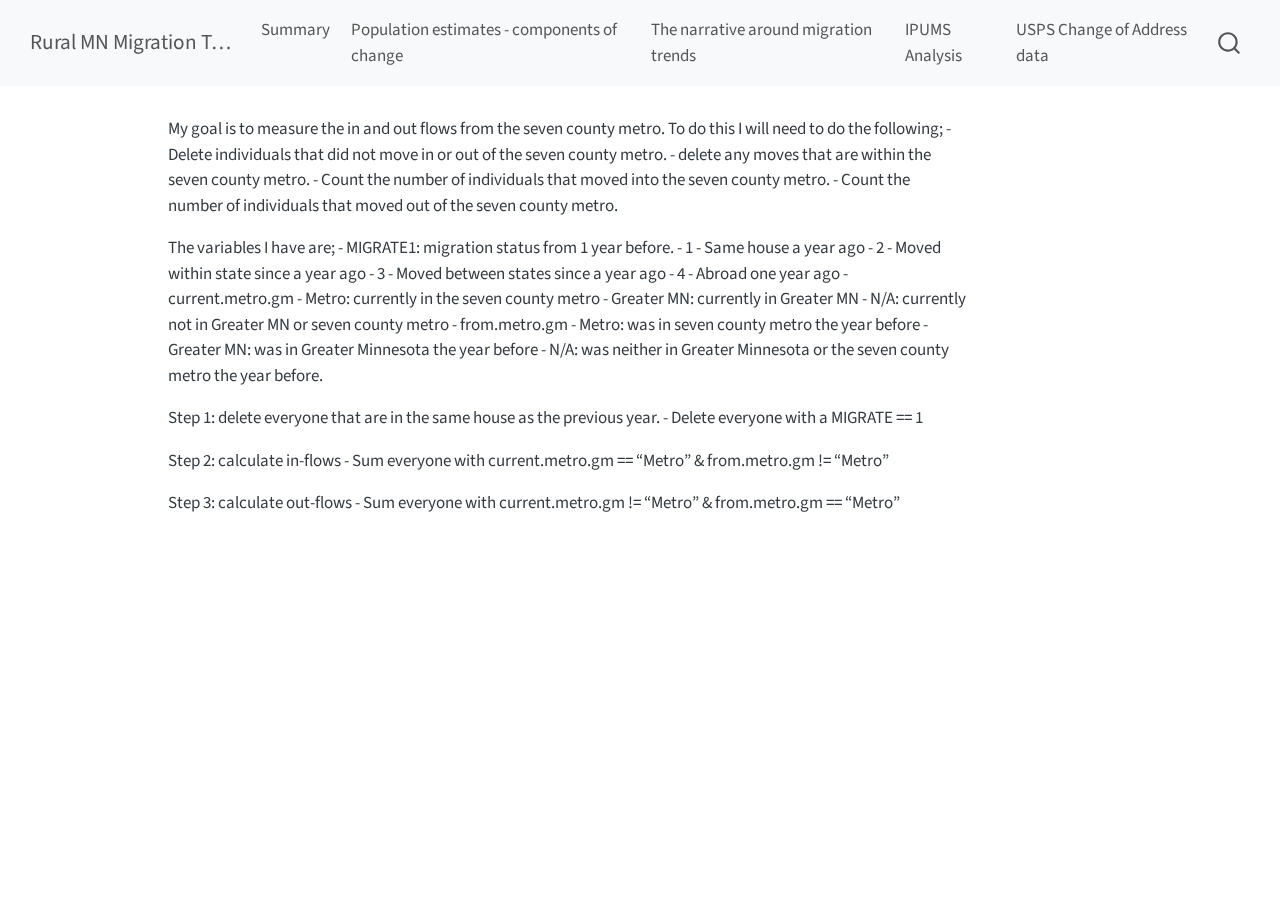
<file: docs/Data/IPUMS/Description of analysis.html>
<!DOCTYPE html>
<html xmlns="http://www.w3.org/1999/xhtml" lang="en" xml:lang="en"><head>

<meta charset="utf-8">
<meta name="generator" content="quarto-1.5.56">

<meta name="viewport" content="width=device-width, initial-scale=1.0, user-scalable=yes">


<title>description-of-analysis – Rural MN Migration Trends</title>
<style>
code{white-space: pre-wrap;}
span.smallcaps{font-variant: small-caps;}
div.columns{display: flex; gap: min(4vw, 1.5em);}
div.column{flex: auto; overflow-x: auto;}
div.hanging-indent{margin-left: 1.5em; text-indent: -1.5em;}
ul.task-list{list-style: none;}
ul.task-list li input[type="checkbox"] {
  width: 0.8em;
  margin: 0 0.8em 0.2em -1em; /* quarto-specific, see https://github.com/quarto-dev/quarto-cli/issues/4556 */ 
  vertical-align: middle;
}
</style>


<script src="../../site_libs/quarto-nav/quarto-nav.js"></script>
<script src="../../site_libs/quarto-nav/headroom.min.js"></script>
<script src="../../site_libs/clipboard/clipboard.min.js"></script>
<script src="../../site_libs/quarto-search/autocomplete.umd.js"></script>
<script src="../../site_libs/quarto-search/fuse.min.js"></script>
<script src="../../site_libs/quarto-search/quarto-search.js"></script>
<meta name="quarto:offset" content="../../">
<script src="../../site_libs/quarto-html/quarto.js"></script>
<script src="../../site_libs/quarto-html/popper.min.js"></script>
<script src="../../site_libs/quarto-html/tippy.umd.min.js"></script>
<script src="../../site_libs/quarto-html/anchor.min.js"></script>
<link href="../../site_libs/quarto-html/tippy.css" rel="stylesheet">
<link href="../../site_libs/quarto-html/quarto-syntax-highlighting.css" rel="stylesheet" id="quarto-text-highlighting-styles">
<script src="../../site_libs/bootstrap/bootstrap.min.js"></script>
<link href="../../site_libs/bootstrap/bootstrap-icons.css" rel="stylesheet">
<link href="../../site_libs/bootstrap/bootstrap.min.css" rel="stylesheet" id="quarto-bootstrap" data-mode="light">
<script id="quarto-search-options" type="application/json">{
  "location": "navbar",
  "copy-button": false,
  "collapse-after": 3,
  "panel-placement": "end",
  "type": "overlay",
  "limit": 50,
  "keyboard-shortcut": [
    "f",
    "/",
    "s"
  ],
  "show-item-context": false,
  "language": {
    "search-no-results-text": "No results",
    "search-matching-documents-text": "matching documents",
    "search-copy-link-title": "Copy link to search",
    "search-hide-matches-text": "Hide additional matches",
    "search-more-match-text": "more match in this document",
    "search-more-matches-text": "more matches in this document",
    "search-clear-button-title": "Clear",
    "search-text-placeholder": "",
    "search-detached-cancel-button-title": "Cancel",
    "search-submit-button-title": "Submit",
    "search-label": "Search"
  }
}</script>


<link rel="stylesheet" href="../../styles.css">
</head>

<body class="nav-fixed">

<div id="quarto-search-results"></div>
  <header id="quarto-header" class="headroom fixed-top">
    <nav class="navbar navbar-expand-lg " data-bs-theme="dark">
      <div class="navbar-container container-fluid">
      <div class="navbar-brand-container mx-auto">
    <a class="navbar-brand" href="../../index.html">
    <span class="navbar-title">Rural MN Migration Trends</span>
    </a>
  </div>
            <div id="quarto-search" class="" title="Search"></div>
          <button class="navbar-toggler" type="button" data-bs-toggle="collapse" data-bs-target="#navbarCollapse" aria-controls="navbarCollapse" role="menu" aria-expanded="false" aria-label="Toggle navigation" onclick="if (window.quartoToggleHeadroom) { window.quartoToggleHeadroom(); }">
  <span class="navbar-toggler-icon"></span>
</button>
          <div class="collapse navbar-collapse" id="navbarCollapse">
            <ul class="navbar-nav navbar-nav-scroll me-auto">
  <li class="nav-item">
    <a class="nav-link" href="../../index.html"> 
<span class="menu-text">Summary</span></a>
  </li>  
  <li class="nav-item">
    <a class="nav-link" href="../../pop_estimates_components_of_change.html"> 
<span class="menu-text">Population estimates - components of change</span></a>
  </li>  
  <li class="nav-item">
    <a class="nav-link" href="../../lit_review.html"> 
<span class="menu-text">The narrative around migration trends</span></a>
  </li>  
  <li class="nav-item">
    <a class="nav-link" href="../../ipums_analysis.html"> 
<span class="menu-text">IPUMS Analysis</span></a>
  </li>  
  <li class="nav-item">
    <a class="nav-link" href="../../USPS_change_of_address.html"> 
<span class="menu-text">USPS Change of Address data</span></a>
  </li>  
</ul>
          </div> <!-- /navcollapse -->
            <div class="quarto-navbar-tools">
</div>
      </div> <!-- /container-fluid -->
    </nav>
</header>
<!-- content -->
<div id="quarto-content" class="quarto-container page-columns page-rows-contents page-layout-article page-navbar">
<!-- sidebar -->
<!-- margin-sidebar -->
    <div id="quarto-margin-sidebar" class="sidebar margin-sidebar zindex-bottom">
        
    </div>
<!-- main -->
<main class="content" id="quarto-document-content">




<p>My goal is to measure the in and out flows from the seven county metro. To do this I will need to do the following; - Delete individuals that did not move in or out of the seven county metro. - delete any moves that are within the seven county metro. - Count the number of individuals that moved into the seven county metro. - Count the number of individuals that moved out of the seven county metro.</p>
<p>The variables I have are; - MIGRATE1: migration status from 1 year before. - 1 - Same house a year ago - 2 - Moved within state since a year ago - 3 - Moved between states since a year ago - 4 - Abroad one year ago - current.metro.gm - Metro: currently in the seven county metro - Greater MN: currently in Greater MN - N/A: currently not in Greater MN or seven county metro - from.metro.gm - Metro: was in seven county metro the year before - Greater MN: was in Greater Minnesota the year before - N/A: was neither in Greater Minnesota or the seven county metro the year before.</p>
<p>Step 1: delete everyone that are in the same house as the previous year. - Delete everyone with a MIGRATE == 1</p>
<p>Step 2: calculate in-flows - Sum everyone with current.metro.gm == “Metro” &amp; from.metro.gm != “Metro”</p>
<p>Step 3: calculate out-flows - Sum everyone with current.metro.gm != “Metro” &amp; from.metro.gm == “Metro”</p>



</main> <!-- /main -->
<script id="quarto-html-after-body" type="application/javascript">
window.document.addEventListener("DOMContentLoaded", function (event) {
  const toggleBodyColorMode = (bsSheetEl) => {
    const mode = bsSheetEl.getAttribute("data-mode");
    const bodyEl = window.document.querySelector("body");
    if (mode === "dark") {
      bodyEl.classList.add("quarto-dark");
      bodyEl.classList.remove("quarto-light");
    } else {
      bodyEl.classList.add("quarto-light");
      bodyEl.classList.remove("quarto-dark");
    }
  }
  const toggleBodyColorPrimary = () => {
    const bsSheetEl = window.document.querySelector("link#quarto-bootstrap");
    if (bsSheetEl) {
      toggleBodyColorMode(bsSheetEl);
    }
  }
  toggleBodyColorPrimary();  
  const icon = "";
  const anchorJS = new window.AnchorJS();
  anchorJS.options = {
    placement: 'right',
    icon: icon
  };
  anchorJS.add('.anchored');
  const isCodeAnnotation = (el) => {
    for (const clz of el.classList) {
      if (clz.startsWith('code-annotation-')) {                     
        return true;
      }
    }
    return false;
  }
  const onCopySuccess = function(e) {
    // button target
    const button = e.trigger;
    // don't keep focus
    button.blur();
    // flash "checked"
    button.classList.add('code-copy-button-checked');
    var currentTitle = button.getAttribute("title");
    button.setAttribute("title", "Copied!");
    let tooltip;
    if (window.bootstrap) {
      button.setAttribute("data-bs-toggle", "tooltip");
      button.setAttribute("data-bs-placement", "left");
      button.setAttribute("data-bs-title", "Copied!");
      tooltip = new bootstrap.Tooltip(button, 
        { trigger: "manual", 
          customClass: "code-copy-button-tooltip",
          offset: [0, -8]});
      tooltip.show();    
    }
    setTimeout(function() {
      if (tooltip) {
        tooltip.hide();
        button.removeAttribute("data-bs-title");
        button.removeAttribute("data-bs-toggle");
        button.removeAttribute("data-bs-placement");
      }
      button.setAttribute("title", currentTitle);
      button.classList.remove('code-copy-button-checked');
    }, 1000);
    // clear code selection
    e.clearSelection();
  }
  const getTextToCopy = function(trigger) {
      const codeEl = trigger.previousElementSibling.cloneNode(true);
      for (const childEl of codeEl.children) {
        if (isCodeAnnotation(childEl)) {
          childEl.remove();
        }
      }
      return codeEl.innerText;
  }
  const clipboard = new window.ClipboardJS('.code-copy-button:not([data-in-quarto-modal])', {
    text: getTextToCopy
  });
  clipboard.on('success', onCopySuccess);
  if (window.document.getElementById('quarto-embedded-source-code-modal')) {
    // For code content inside modals, clipBoardJS needs to be initialized with a container option
    // TODO: Check when it could be a function (https://github.com/zenorocha/clipboard.js/issues/860)
    const clipboardModal = new window.ClipboardJS('.code-copy-button[data-in-quarto-modal]', {
      text: getTextToCopy,
      container: window.document.getElementById('quarto-embedded-source-code-modal')
    });
    clipboardModal.on('success', onCopySuccess);
  }
    var localhostRegex = new RegExp(/^(?:http|https):\/\/localhost\:?[0-9]*\//);
    var mailtoRegex = new RegExp(/^mailto:/);
      var filterRegex = new RegExp('/' + window.location.host + '/');
    var isInternal = (href) => {
        return filterRegex.test(href) || localhostRegex.test(href) || mailtoRegex.test(href);
    }
    // Inspect non-navigation links and adorn them if external
 	var links = window.document.querySelectorAll('a[href]:not(.nav-link):not(.navbar-brand):not(.toc-action):not(.sidebar-link):not(.sidebar-item-toggle):not(.pagination-link):not(.no-external):not([aria-hidden]):not(.dropdown-item):not(.quarto-navigation-tool):not(.about-link)');
    for (var i=0; i<links.length; i++) {
      const link = links[i];
      if (!isInternal(link.href)) {
        // undo the damage that might have been done by quarto-nav.js in the case of
        // links that we want to consider external
        if (link.dataset.originalHref !== undefined) {
          link.href = link.dataset.originalHref;
        }
      }
    }
  function tippyHover(el, contentFn, onTriggerFn, onUntriggerFn) {
    const config = {
      allowHTML: true,
      maxWidth: 500,
      delay: 100,
      arrow: false,
      appendTo: function(el) {
          return el.parentElement;
      },
      interactive: true,
      interactiveBorder: 10,
      theme: 'quarto',
      placement: 'bottom-start',
    };
    if (contentFn) {
      config.content = contentFn;
    }
    if (onTriggerFn) {
      config.onTrigger = onTriggerFn;
    }
    if (onUntriggerFn) {
      config.onUntrigger = onUntriggerFn;
    }
    window.tippy(el, config); 
  }
  const noterefs = window.document.querySelectorAll('a[role="doc-noteref"]');
  for (var i=0; i<noterefs.length; i++) {
    const ref = noterefs[i];
    tippyHover(ref, function() {
      // use id or data attribute instead here
      let href = ref.getAttribute('data-footnote-href') || ref.getAttribute('href');
      try { href = new URL(href).hash; } catch {}
      const id = href.replace(/^#\/?/, "");
      const note = window.document.getElementById(id);
      if (note) {
        return note.innerHTML;
      } else {
        return "";
      }
    });
  }
  const xrefs = window.document.querySelectorAll('a.quarto-xref');
  const processXRef = (id, note) => {
    // Strip column container classes
    const stripColumnClz = (el) => {
      el.classList.remove("page-full", "page-columns");
      if (el.children) {
        for (const child of el.children) {
          stripColumnClz(child);
        }
      }
    }
    stripColumnClz(note)
    if (id === null || id.startsWith('sec-')) {
      // Special case sections, only their first couple elements
      const container = document.createElement("div");
      if (note.children && note.children.length > 2) {
        container.appendChild(note.children[0].cloneNode(true));
        for (let i = 1; i < note.children.length; i++) {
          const child = note.children[i];
          if (child.tagName === "P" && child.innerText === "") {
            continue;
          } else {
            container.appendChild(child.cloneNode(true));
            break;
          }
        }
        if (window.Quarto?.typesetMath) {
          window.Quarto.typesetMath(container);
        }
        return container.innerHTML
      } else {
        if (window.Quarto?.typesetMath) {
          window.Quarto.typesetMath(note);
        }
        return note.innerHTML;
      }
    } else {
      // Remove any anchor links if they are present
      const anchorLink = note.querySelector('a.anchorjs-link');
      if (anchorLink) {
        anchorLink.remove();
      }
      if (window.Quarto?.typesetMath) {
        window.Quarto.typesetMath(note);
      }
      // TODO in 1.5, we should make sure this works without a callout special case
      if (note.classList.contains("callout")) {
        return note.outerHTML;
      } else {
        return note.innerHTML;
      }
    }
  }
  for (var i=0; i<xrefs.length; i++) {
    const xref = xrefs[i];
    tippyHover(xref, undefined, function(instance) {
      instance.disable();
      let url = xref.getAttribute('href');
      let hash = undefined; 
      if (url.startsWith('#')) {
        hash = url;
      } else {
        try { hash = new URL(url).hash; } catch {}
      }
      if (hash) {
        const id = hash.replace(/^#\/?/, "");
        const note = window.document.getElementById(id);
        if (note !== null) {
          try {
            const html = processXRef(id, note.cloneNode(true));
            instance.setContent(html);
          } finally {
            instance.enable();
            instance.show();
          }
        } else {
          // See if we can fetch this
          fetch(url.split('#')[0])
          .then(res => res.text())
          .then(html => {
            const parser = new DOMParser();
            const htmlDoc = parser.parseFromString(html, "text/html");
            const note = htmlDoc.getElementById(id);
            if (note !== null) {
              const html = processXRef(id, note);
              instance.setContent(html);
            } 
          }).finally(() => {
            instance.enable();
            instance.show();
          });
        }
      } else {
        // See if we can fetch a full url (with no hash to target)
        // This is a special case and we should probably do some content thinning / targeting
        fetch(url)
        .then(res => res.text())
        .then(html => {
          const parser = new DOMParser();
          const htmlDoc = parser.parseFromString(html, "text/html");
          const note = htmlDoc.querySelector('main.content');
          if (note !== null) {
            // This should only happen for chapter cross references
            // (since there is no id in the URL)
            // remove the first header
            if (note.children.length > 0 && note.children[0].tagName === "HEADER") {
              note.children[0].remove();
            }
            const html = processXRef(null, note);
            instance.setContent(html);
          } 
        }).finally(() => {
          instance.enable();
          instance.show();
        });
      }
    }, function(instance) {
    });
  }
      let selectedAnnoteEl;
      const selectorForAnnotation = ( cell, annotation) => {
        let cellAttr = 'data-code-cell="' + cell + '"';
        let lineAttr = 'data-code-annotation="' +  annotation + '"';
        const selector = 'span[' + cellAttr + '][' + lineAttr + ']';
        return selector;
      }
      const selectCodeLines = (annoteEl) => {
        const doc = window.document;
        const targetCell = annoteEl.getAttribute("data-target-cell");
        const targetAnnotation = annoteEl.getAttribute("data-target-annotation");
        const annoteSpan = window.document.querySelector(selectorForAnnotation(targetCell, targetAnnotation));
        const lines = annoteSpan.getAttribute("data-code-lines").split(",");
        const lineIds = lines.map((line) => {
          return targetCell + "-" + line;
        })
        let top = null;
        let height = null;
        let parent = null;
        if (lineIds.length > 0) {
            //compute the position of the single el (top and bottom and make a div)
            const el = window.document.getElementById(lineIds[0]);
            top = el.offsetTop;
            height = el.offsetHeight;
            parent = el.parentElement.parentElement;
          if (lineIds.length > 1) {
            const lastEl = window.document.getElementById(lineIds[lineIds.length - 1]);
            const bottom = lastEl.offsetTop + lastEl.offsetHeight;
            height = bottom - top;
          }
          if (top !== null && height !== null && parent !== null) {
            // cook up a div (if necessary) and position it 
            let div = window.document.getElementById("code-annotation-line-highlight");
            if (div === null) {
              div = window.document.createElement("div");
              div.setAttribute("id", "code-annotation-line-highlight");
              div.style.position = 'absolute';
              parent.appendChild(div);
            }
            div.style.top = top - 2 + "px";
            div.style.height = height + 4 + "px";
            div.style.left = 0;
            let gutterDiv = window.document.getElementById("code-annotation-line-highlight-gutter");
            if (gutterDiv === null) {
              gutterDiv = window.document.createElement("div");
              gutterDiv.setAttribute("id", "code-annotation-line-highlight-gutter");
              gutterDiv.style.position = 'absolute';
              const codeCell = window.document.getElementById(targetCell);
              const gutter = codeCell.querySelector('.code-annotation-gutter');
              gutter.appendChild(gutterDiv);
            }
            gutterDiv.style.top = top - 2 + "px";
            gutterDiv.style.height = height + 4 + "px";
          }
          selectedAnnoteEl = annoteEl;
        }
      };
      const unselectCodeLines = () => {
        const elementsIds = ["code-annotation-line-highlight", "code-annotation-line-highlight-gutter"];
        elementsIds.forEach((elId) => {
          const div = window.document.getElementById(elId);
          if (div) {
            div.remove();
          }
        });
        selectedAnnoteEl = undefined;
      };
        // Handle positioning of the toggle
    window.addEventListener(
      "resize",
      throttle(() => {
        elRect = undefined;
        if (selectedAnnoteEl) {
          selectCodeLines(selectedAnnoteEl);
        }
      }, 10)
    );
    function throttle(fn, ms) {
    let throttle = false;
    let timer;
      return (...args) => {
        if(!throttle) { // first call gets through
            fn.apply(this, args);
            throttle = true;
        } else { // all the others get throttled
            if(timer) clearTimeout(timer); // cancel #2
            timer = setTimeout(() => {
              fn.apply(this, args);
              timer = throttle = false;
            }, ms);
        }
      };
    }
      // Attach click handler to the DT
      const annoteDls = window.document.querySelectorAll('dt[data-target-cell]');
      for (const annoteDlNode of annoteDls) {
        annoteDlNode.addEventListener('click', (event) => {
          const clickedEl = event.target;
          if (clickedEl !== selectedAnnoteEl) {
            unselectCodeLines();
            const activeEl = window.document.querySelector('dt[data-target-cell].code-annotation-active');
            if (activeEl) {
              activeEl.classList.remove('code-annotation-active');
            }
            selectCodeLines(clickedEl);
            clickedEl.classList.add('code-annotation-active');
          } else {
            // Unselect the line
            unselectCodeLines();
            clickedEl.classList.remove('code-annotation-active');
          }
        });
      }
  const findCites = (el) => {
    const parentEl = el.parentElement;
    if (parentEl) {
      const cites = parentEl.dataset.cites;
      if (cites) {
        return {
          el,
          cites: cites.split(' ')
        };
      } else {
        return findCites(el.parentElement)
      }
    } else {
      return undefined;
    }
  };
  var bibliorefs = window.document.querySelectorAll('a[role="doc-biblioref"]');
  for (var i=0; i<bibliorefs.length; i++) {
    const ref = bibliorefs[i];
    const citeInfo = findCites(ref);
    if (citeInfo) {
      tippyHover(citeInfo.el, function() {
        var popup = window.document.createElement('div');
        citeInfo.cites.forEach(function(cite) {
          var citeDiv = window.document.createElement('div');
          citeDiv.classList.add('hanging-indent');
          citeDiv.classList.add('csl-entry');
          var biblioDiv = window.document.getElementById('ref-' + cite);
          if (biblioDiv) {
            citeDiv.innerHTML = biblioDiv.innerHTML;
          }
          popup.appendChild(citeDiv);
        });
        return popup.innerHTML;
      });
    }
  }
});
</script>
</div> <!-- /content -->




</body></html>
</file>
<file: docs/site_libs/quarto-html/tippy.css>
.tippy-box[data-animation=fade][data-state=hidden]{opacity:0}[data-tippy-root]{max-width:calc(100vw - 10px)}.tippy-box{position:relative;background-color:#333;color:#fff;border-radius:4px;font-size:14px;line-height:1.4;white-space:normal;outline:0;transition-property:transform,visibility,opacity}.tippy-box[data-placement^=top]>.tippy-arrow{bottom:0}.tippy-box[data-placement^=top]>.tippy-arrow:before{bottom:-7px;left:0;border-width:8px 8px 0;border-top-color:initial;transform-origin:center top}.tippy-box[data-placement^=bottom]>.tippy-arrow{top:0}.tippy-box[data-placement^=bottom]>.tippy-arrow:before{top:-7px;left:0;border-width:0 8px 8px;border-bottom-color:initial;transform-origin:center bottom}.tippy-box[data-placement^=left]>.tippy-arrow{right:0}.tippy-box[data-placement^=left]>.tippy-arrow:before{border-width:8px 0 8px 8px;border-left-color:initial;right:-7px;transform-origin:center left}.tippy-box[data-placement^=right]>.tippy-arrow{left:0}.tippy-box[data-placement^=right]>.tippy-arrow:before{left:-7px;border-width:8px 8px 8px 0;border-right-color:initial;transform-origin:center right}.tippy-box[data-inertia][data-state=visible]{transition-timing-function:cubic-bezier(.54,1.5,.38,1.11)}.tippy-arrow{width:16px;height:16px;color:#333}.tippy-arrow:before{content:"";position:absolute;border-color:transparent;border-style:solid}.tippy-content{position:relative;padding:5px 9px;z-index:1}
</file>
<file: docs/site_libs/quarto-html/quarto-syntax-highlighting.css>
/* quarto syntax highlight colors */
:root {
  --quarto-hl-ot-color: #003B4F;
  --quarto-hl-at-color: #657422;
  --quarto-hl-ss-color: #20794D;
  --quarto-hl-an-color: #5E5E5E;
  --quarto-hl-fu-color: #4758AB;
  --quarto-hl-st-color: #20794D;
  --quarto-hl-cf-color: #003B4F;
  --quarto-hl-op-color: #5E5E5E;
  --quarto-hl-er-color: #AD0000;
  --quarto-hl-bn-color: #AD0000;
  --quarto-hl-al-color: #AD0000;
  --quarto-hl-va-color: #111111;
  --quarto-hl-bu-color: inherit;
  --quarto-hl-ex-color: inherit;
  --quarto-hl-pp-color: #AD0000;
  --quarto-hl-in-color: #5E5E5E;
  --quarto-hl-vs-color: #20794D;
  --quarto-hl-wa-color: #5E5E5E;
  --quarto-hl-do-color: #5E5E5E;
  --quarto-hl-im-color: #00769E;
  --quarto-hl-ch-color: #20794D;
  --quarto-hl-dt-color: #AD0000;
  --quarto-hl-fl-color: #AD0000;
  --quarto-hl-co-color: #5E5E5E;
  --quarto-hl-cv-color: #5E5E5E;
  --quarto-hl-cn-color: #8f5902;
  --quarto-hl-sc-color: #5E5E5E;
  --quarto-hl-dv-color: #AD0000;
  --quarto-hl-kw-color: #003B4F;
}

/* other quarto variables */
:root {
  --quarto-font-monospace: SFMono-Regular, Menlo, Monaco, Consolas, "Liberation Mono", "Courier New", monospace;
}

pre > code.sourceCode > span {
  color: #003B4F;
}

code span {
  color: #003B4F;
}

code.sourceCode > span {
  color: #003B4F;
}

div.sourceCode,
div.sourceCode pre.sourceCode {
  color: #003B4F;
}

code span.ot {
  color: #003B4F;
  font-style: inherit;
}

code span.at {
  color: #657422;
  font-style: inherit;
}

code span.ss {
  color: #20794D;
  font-style: inherit;
}

code span.an {
  color: #5E5E5E;
  font-style: inherit;
}

code span.fu {
  color: #4758AB;
  font-style: inherit;
}

code span.st {
  color: #20794D;
  font-style: inherit;
}

code span.cf {
  color: #003B4F;
  font-weight: bold;
  font-style: inherit;
}

code span.op {
  color: #5E5E5E;
  font-style: inherit;
}

code span.er {
  color: #AD0000;
  font-style: inherit;
}

code span.bn {
  color: #AD0000;
  font-style: inherit;
}

code span.al {
  color: #AD0000;
  font-style: inherit;
}

code span.va {
  color: #111111;
  font-style: inherit;
}

code span.bu {
  font-style: inherit;
}

code span.ex {
  font-style: inherit;
}

code span.pp {
  color: #AD0000;
  font-style: inherit;
}

code span.in {
  color: #5E5E5E;
  font-style: inherit;
}

code span.vs {
  color: #20794D;
  font-style: inherit;
}

code span.wa {
  color: #5E5E5E;
  font-style: italic;
}

code span.do {
  color: #5E5E5E;
  font-style: italic;
}

code span.im {
  color: #00769E;
  font-style: inherit;
}

code span.ch {
  color: #20794D;
  font-style: inherit;
}

code span.dt {
  color: #AD0000;
  font-style: inherit;
}

code span.fl {
  color: #AD0000;
  font-style: inherit;
}

code span.co {
  color: #5E5E5E;
  font-style: inherit;
}

code span.cv {
  color: #5E5E5E;
  font-style: italic;
}

code span.cn {
  color: #8f5902;
  font-style: inherit;
}

code span.sc {
  color: #5E5E5E;
  font-style: inherit;
}

code span.dv {
  color: #AD0000;
  font-style: inherit;
}

code span.kw {
  color: #003B4F;
  font-weight: bold;
  font-style: inherit;
}

.prevent-inlining {
  content: "</";
}

/*# sourceMappingURL=debc5d5d77c3f9108843748ff7464032.css.map */
</file>
<file: docs/styles.css>
body { padding-top: 200px; }
@media screen and (max-width: 768px) {
    body { padding-top: 0px; }
}
</file>
<file: docs/site_libs/htmltools-fill-0.5.8.1/fill.css>
@layer htmltools {
  .html-fill-container {
    display: flex;
    flex-direction: column;
    /* Prevent the container from expanding vertically or horizontally beyond its
    parent's constraints. */
    min-height: 0;
    min-width: 0;
  }
  .html-fill-container > .html-fill-item {
    /* Fill items can grow and shrink freely within
    available vertical space in fillable container */
    flex: 1 1 auto;
    min-height: 0;
    min-width: 0;
  }
  .html-fill-container > :not(.html-fill-item) {
    /* Prevent shrinking or growing of non-fill items */
    flex: 0 0 auto;
  }
}
</file>
<file: docs/site_libs/ggiraphjs-0.8.10/ggiraphjs.min.css>
.girafe,.girafe_container_std{margin-left:auto;margin-right:auto}.girafe_container_std{position:relative;text-align:center}.girafe_container_ie{height:0}.girafe_svg_ie{left:0;position:absolute;top:0}.ggiraph-toolbar{background-color:#fff;background-color:hsla(0,0%,100%,.3);border-radius:5px;padding:2px}.ggiraph-toolbar-floating{opacity:0;position:absolute}.ggiraph-toolbar-bottom,.ggiraph-toolbar-top{text-align:center}.ggiraph-toolbar-bottomleft,.ggiraph-toolbar-topleft{text-align:left}.ggiraph-toolbar-bottomright,.ggiraph-toolbar-topright{text-align:right}.ggiraph-toolbar-floating-top{left:0;right:0;top:3px}.ggiraph-toolbar-floating-topleft{left:3px;top:3px}.ggiraph-toolbar-floating-topright{right:3px;top:3px}.ggiraph-toolbar-floating-bottom{bottom:3px;left:0;right:0}.ggiraph-toolbar-floating-bottomleft{bottom:3px;left:3px}.ggiraph-toolbar-floating-bottomright{bottom:3px;right:3px}.ggiraph-toolbar-block{display:inline-block}.ggiraph-toolbar-block:not(:last-child){margin-right:10px}.ggiraph-toolbar-icon{border:0;cursor:pointer;display:inline-block;height:15pt;margin:0;padding:0;width:15pt}.ggiraph-toolbar-icon:not(:last-child){margin-right:3px}.ggiraph-toolbar-icon svg{pointer-events:none}.ggiraph-toolbar-icon.drop{stroke:#e30c37;fill:#e30c37}.ggiraph-toolbar-icon.drop:hover{stroke:#333;fill:#333}.ggiraph-toolbar-icon.neutral{stroke:#069;fill:#069}.ggiraph-toolbar-icon.neutral:hover{stroke:#333;fill:#333}.ggiraph-svg .lasso path{stroke:#505050;stroke-width:1px}.ggiraph-svg .lasso .drawn{fill-opacity:.05}.ggiraph-svg .lasso .loop_close{fill:none;stroke-dasharray:4,4}.ggiraph-svg .lasso .origin{fill:#333;fill-opacity:.5}.ggiraph-svg .dragrect rect{stroke:#505050;stroke-width:1px;fill-opacity:.05}.ggiraph-svg .ggiraph-svg-rootg circle:not([id]),.ggiraph-svg .ggiraph-svg-rootg image:not([id]),.ggiraph-svg .ggiraph-svg-rootg line:not([id]),.ggiraph-svg .ggiraph-svg-rootg path:not([id]),.ggiraph-svg .ggiraph-svg-rootg polygon:not([id]),.ggiraph-svg .ggiraph-svg-rootg polyline:not([id]),.ggiraph-svg .ggiraph-svg-rootg rect:not([id]):not(.ggiraph-svg-bg),.ggiraph-svg .ggiraph-svg-rootg text:not([id]){pointer-events:none}.ggiraph-svg .ggiraph-svg-rootg [id]{pointer-events:all}
</file>
